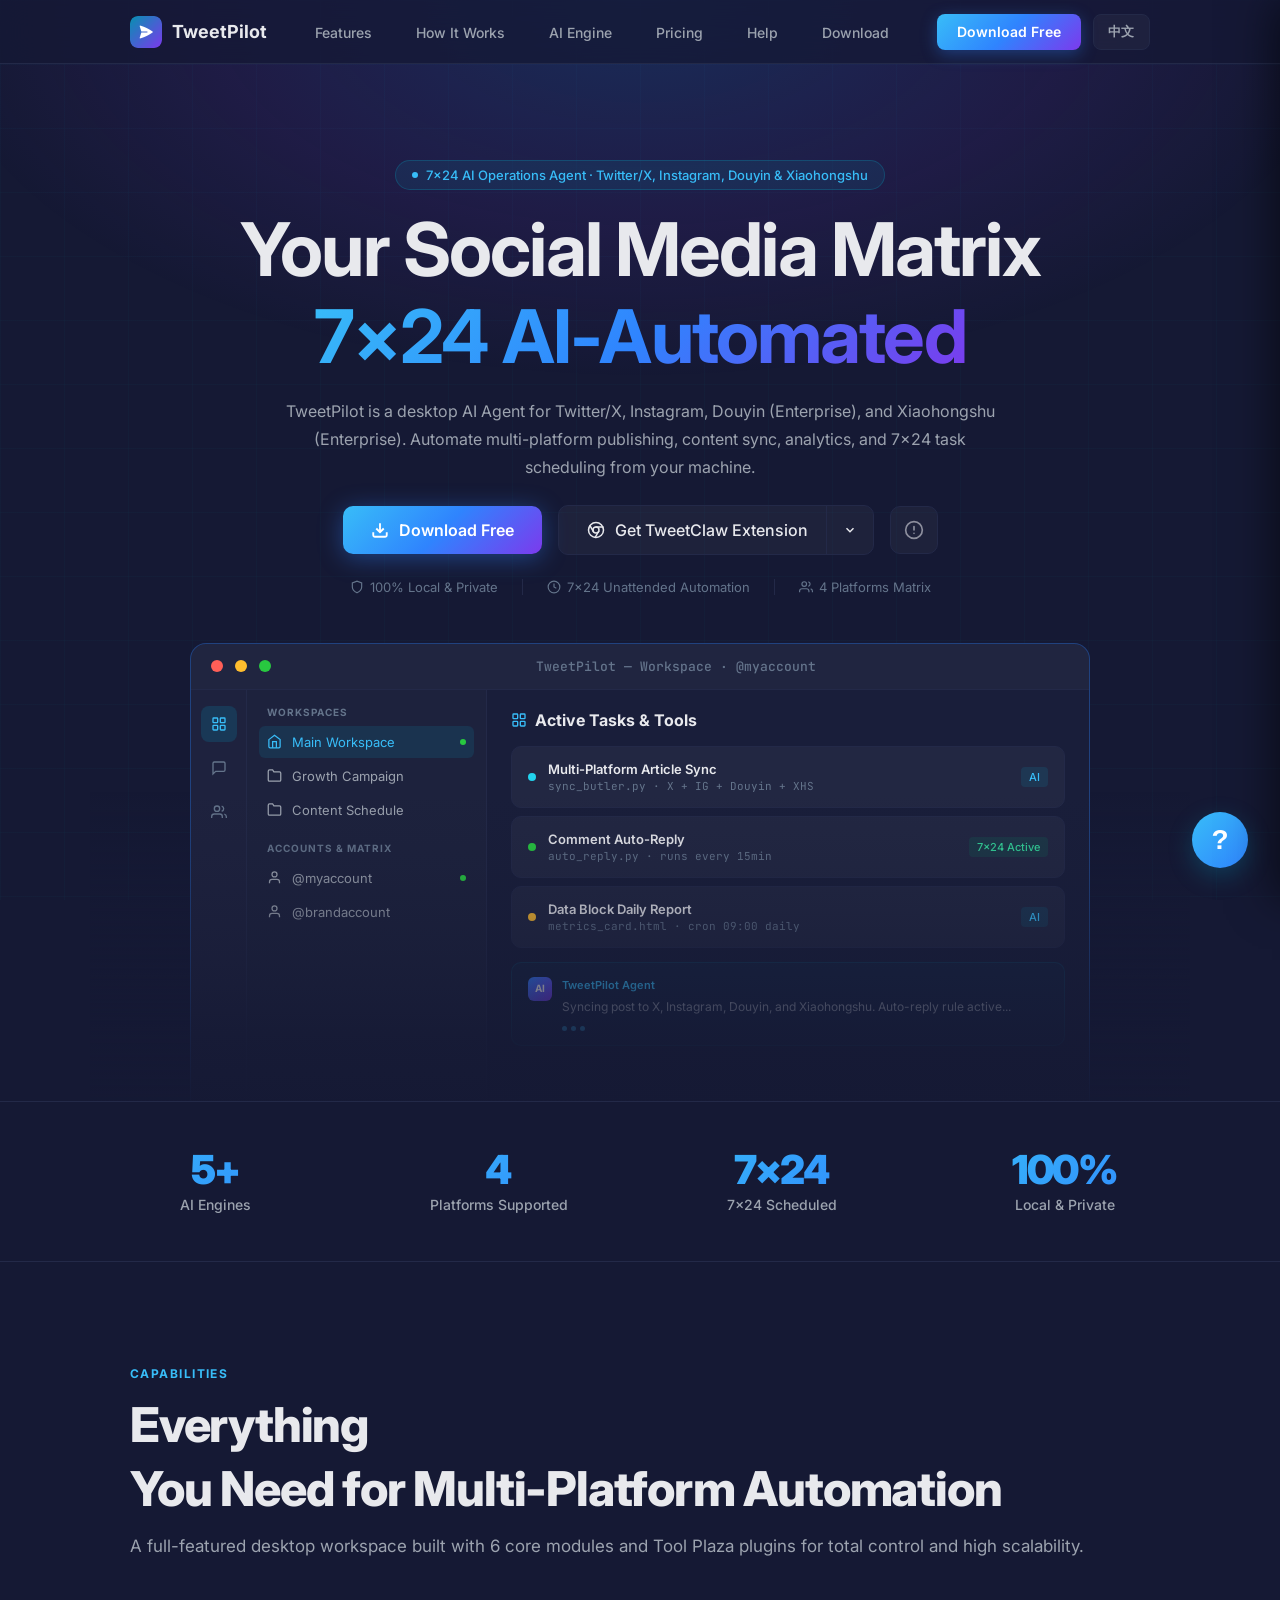
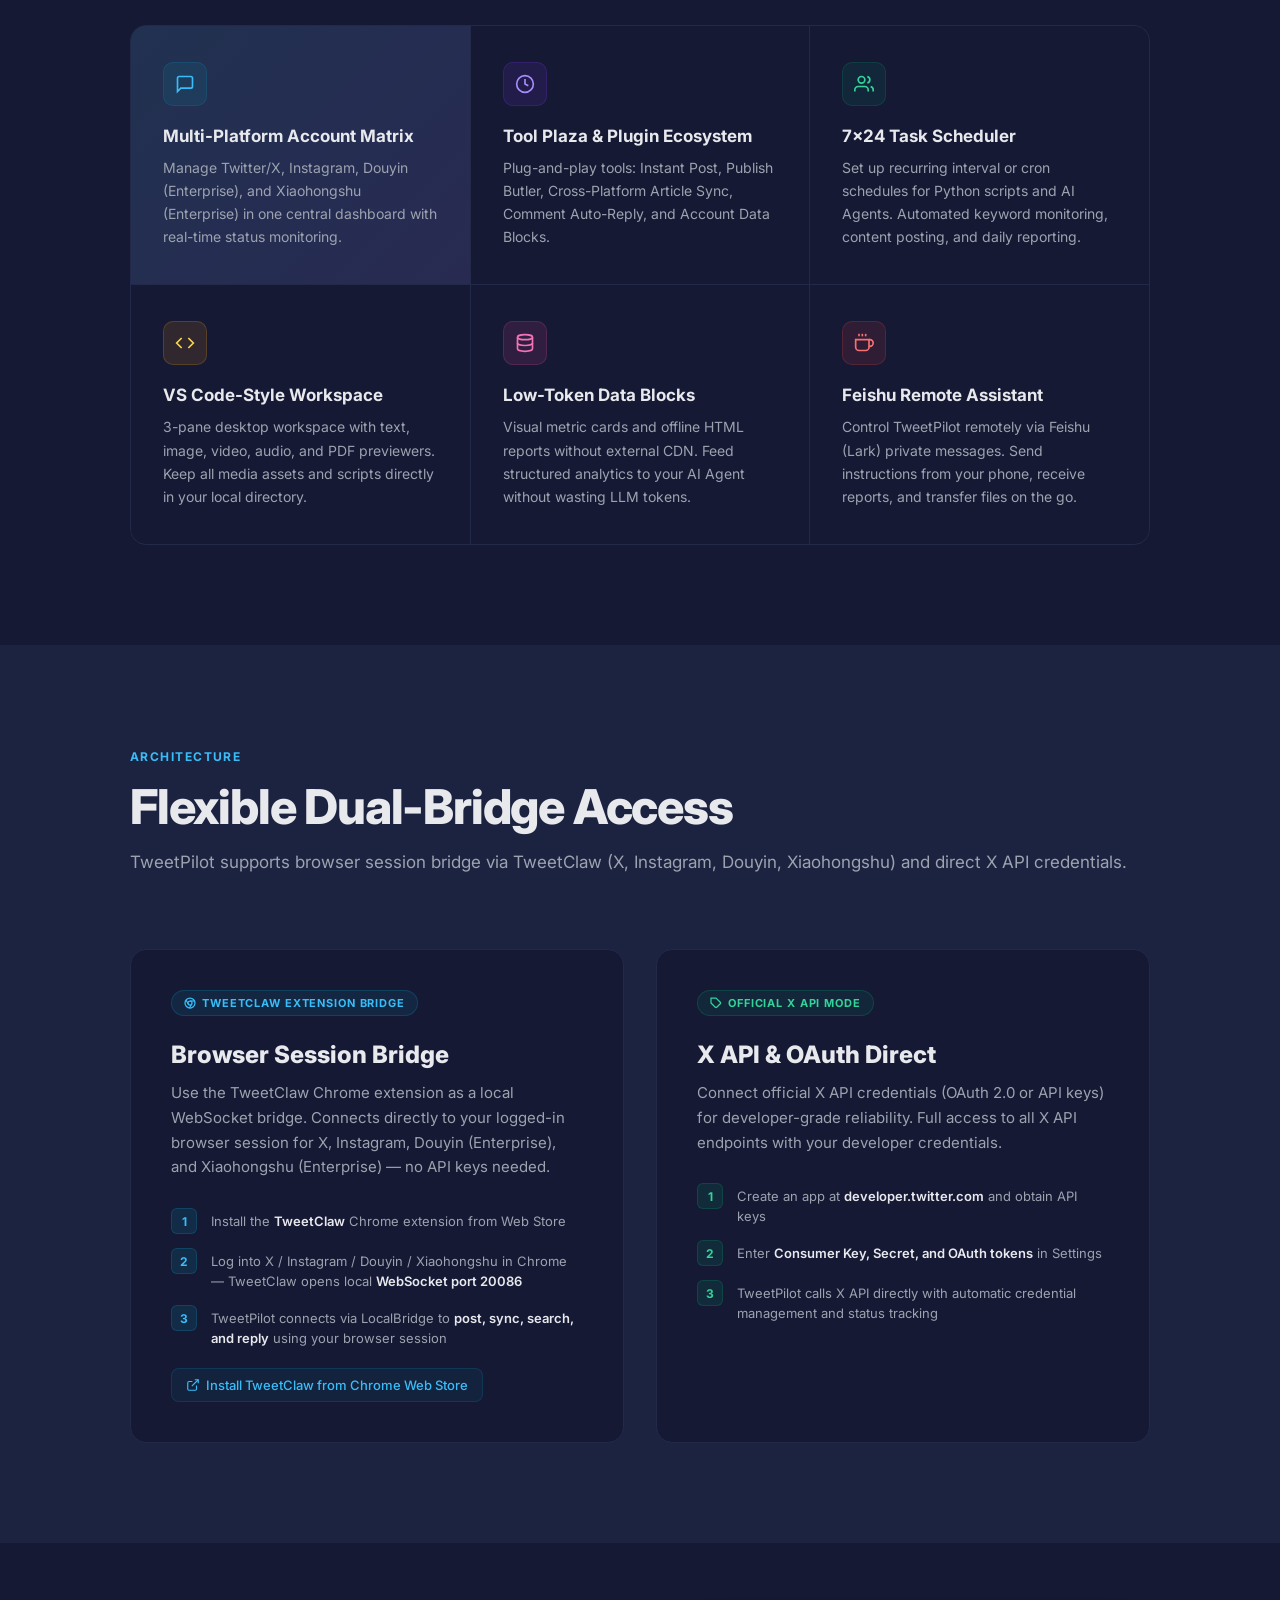
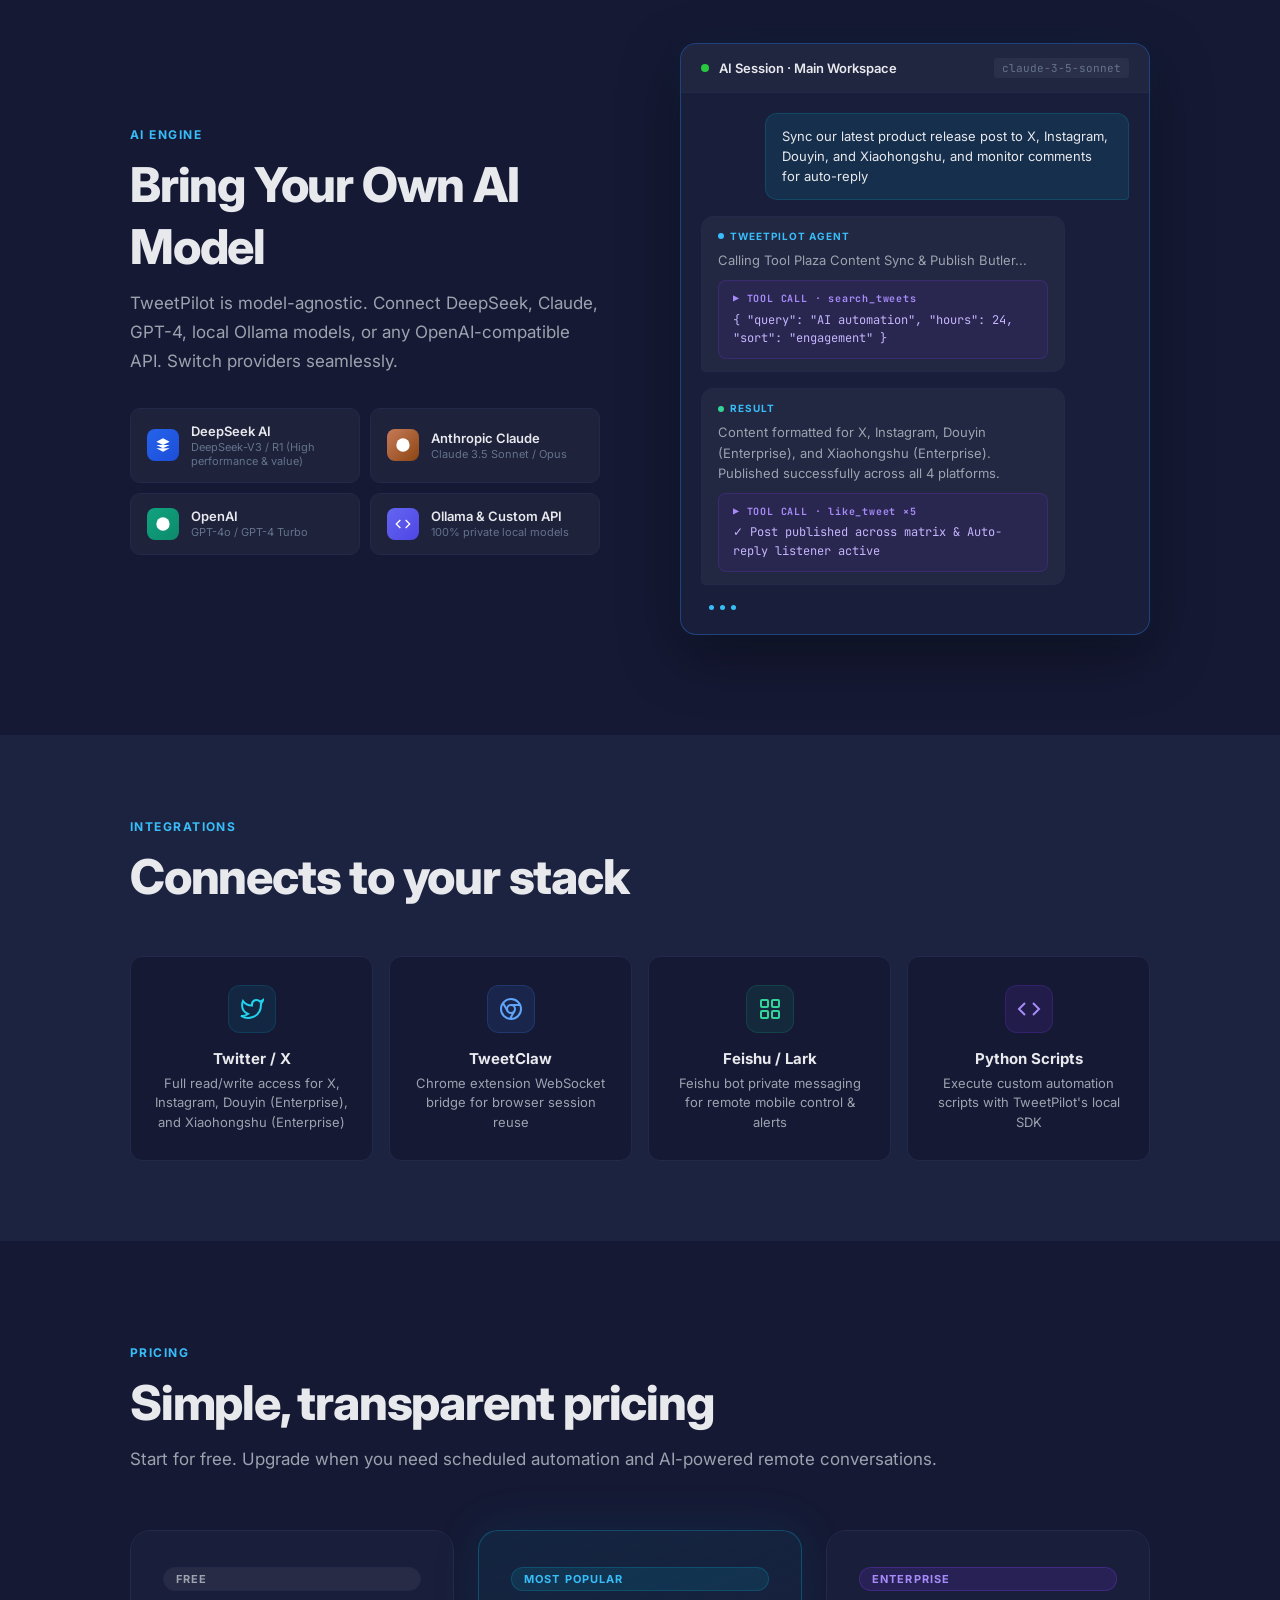
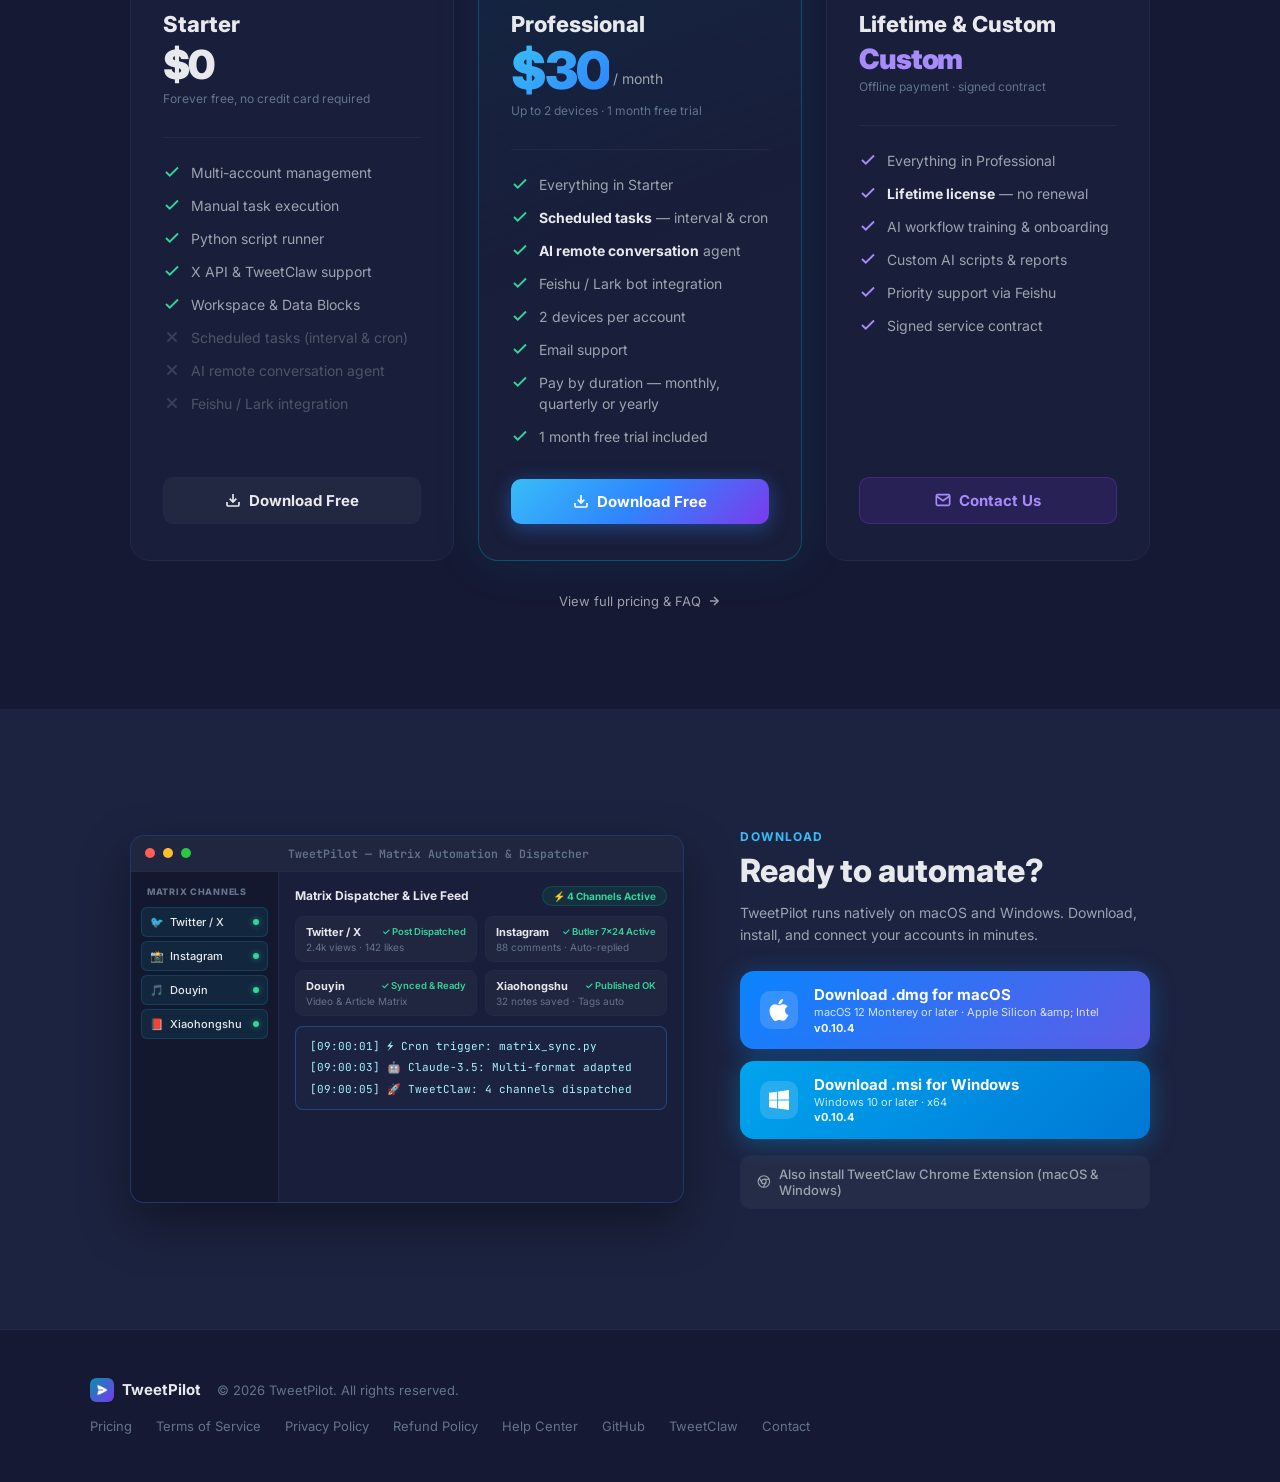
<file: index.html>
﻿<!DOCTYPE html>
<html lang="en" data-title-key="index.title">
<head>
  <meta charset="UTF-8" />
  <meta name="viewport" content="width=device-width, initial-scale=1.0" />
  <title>TweetPilot — AI-Powered Twitter Automation</title>
  <script src="/i18n.js?v=1.4"></script>
  <script src="/help-widget.js?v=1.4"></script>
  <meta name="description" content="TweetPilot is a desktop app for macOS and Windows that automates your multi-platform social matrix workflow with AI." />
  <link rel="icon" type="image/svg+xml" href="/favicon.svg" />
  <link rel="icon" type="image/png" sizes="32x32" href="/favicon-32x32.png" />
  <link rel="icon" type="image/png" sizes="16x16" href="/favicon-16x16.png" />
  <link rel="apple-touch-icon" sizes="180x180" href="/apple-touch-icon.png" />
  <link rel="shortcut icon" href="/favicon.ico" />
  <link rel="preconnect" href="https://fonts.googleapis.com" />
  <link rel="preconnect" href="https://fonts.gstatic.com" crossorigin />
  <link href="https://fonts.googleapis.com/css2?family=Inter:wght@300;400;500;600;700;800;900&family=JetBrains+Mono:wght@400;500&display=swap" rel="stylesheet" />
  <style>
    *, *::before, *::after { box-sizing: border-box; margin: 0; padding: 0; }

    :root {
      --color-primary: #2F84FE;
      --color-secondary: #38BDF8;
      --color-cta: #059669;
      --color-cta-hover: #047857;
      --color-bg: #151934;
      --color-bg-2: #1C2340;
      --color-bg-3: #191E3A;
      --color-surface: rgba(255,255,255,0.04);
      --color-surface-hover: rgba(255,255,255,0.07);
      --color-border: #232948;
      --color-border-bright: rgba(47,132,254,0.35);
      --color-text: #E8E9ED;
      --color-text-muted: #9CA3AF;
      --color-text-dim: #64748B;
      --shadow-glow: 0 0 40px rgba(47,132,254,0.15);
      --shadow-glow-strong: 0 0 80px rgba(47,132,254,0.25);
    }

    html { scroll-behavior: smooth; }

    body {
      font-family: 'Inter', sans-serif;
      background: var(--color-bg);
      color: var(--color-text);
      overflow-x: hidden;
      -webkit-font-smoothing: antialiased;
    }

    /* ── Scrollbar ── */
    ::-webkit-scrollbar { width: 6px; }
    ::-webkit-scrollbar-track { background: var(--color-bg); }
    ::-webkit-scrollbar-thumb { background: var(--color-primary); border-radius: 3px; }

    /* ── Grid Background ── */
    .grid-bg {
      position: fixed; inset: 0; z-index: 0; pointer-events: none;
      background-image:
        linear-gradient(rgba(8,145,178,0.04) 1px, transparent 1px),
        linear-gradient(90deg, rgba(8,145,178,0.04) 1px, transparent 1px);
      background-size: 64px 64px;
    }
    .grid-bg::after {
      content: '';
      position: absolute; inset: 0;
      background: radial-gradient(ellipse 80% 60% at 50% 0%, rgba(47, 132, 254, 0.18) 0%, rgba(124, 58, 237, 0.1) 40%, transparent 70%);
    }

    /* ── Nav ── */
    nav {
      position: fixed; top: 0; left: 0; right: 0; z-index: 100;
      height: 64px;
      background: rgba(21, 25, 52, 0.75);
      backdrop-filter: blur(20px);
      border-bottom: 1px solid var(--color-border);
    }
    .nav-inner {
      max-width: 1100px; margin: 0 auto;
      display: flex; align-items: center; justify-content: space-between;
      height: 100%; padding: 0 40px;
    }
    .nav-logo {
      display: flex; align-items: center; gap: 10px;
      font-size: 18px; font-weight: 700; color: var(--color-text);
      text-decoration: none;
    }
    .nav-logo-icon {
      width: 32px; height: 32px;
      background: linear-gradient(135deg, var(--color-primary), var(--color-secondary));
      border-radius: 8px;
      display: flex; align-items: center; justify-content: center;
    }
    .nav-links {
      display: flex; align-items: center; gap: 16px;
      list-style: none;
    }
    .nav-links a {
      position: relative;
      color: var(--color-text-muted); text-decoration: none;
      font-size: 14px; font-weight: 500;
      padding: 6px 14px;
      border-radius: 8px;
      transition: all 200ms ease;
    }
    .nav-links a:hover {
      color: var(--color-text);
      background: rgba(255, 255, 255, 0.05);
    }
    .nav-links a.active {
      color: #38BDF8;
      background: transparent;
      font-weight: 600;
    }
    .nav-links a.active::after {
      content: '';
      position: absolute;
      bottom: -4px;
      left: 14px;
      right: 14px;
      height: 2px;
      background: #38BDF8;
      border-radius: 2px;
      box-shadow: 0 0 8px rgba(56, 189, 248, 0.6);
    }
    .nav-cta {
      display: inline-flex; align-items: center; justify-content: center;
      background: linear-gradient(135deg, #38BDF8 0%, #2F84FE 50%, #7C3AED 100%);
      color: white; font-size: 14px; font-weight: 600; padding: 0 20px; height: 36px; border-radius: 8px; text-decoration: none;
      transition: all 200ms ease; box-shadow: 0 4px 16px rgba(47, 132, 254, 0.35);
    }
    .nav-cta:hover {
      background: linear-gradient(135deg, #0284C7 0%, #1D4ED8 50%, #6D28D9 100%);
    }
    .nav-account { color: var(--color-text-muted); font-size: 14px; font-weight: 500; padding: 7px 16px; border-radius: 8px; border: 1px solid var(--color-border); text-decoration: none; transition: all 200ms ease; }
    .nav-account:hover { color: var(--color-text); background: var(--color-surface-hover); }
    .nav-mobile-menu { display: none; }
    .nav-right {
      display: flex;
      align-items: center;
      gap: 12px;
    }
    .nav-lang-toggle {
      display: inline-flex; align-items: center; justify-content: center;
      background: var(--color-surface);
      color: var(--color-text-muted);
      font-size: 13px; font-weight: 700; letter-spacing: 0.05em;
      padding: 0 14px; height: 36px; border-radius: 8px;
      border: 1px solid var(--color-border);
      cursor: pointer; transition: all 200ms ease;
    }
    .nav-lang-toggle:hover { color: var(--color-primary); background: var(--color-surface-hover); }

    /* ── Hero ── */
    .hero {
      position: relative; z-index: 20;
      padding: 160px 40px 48px;
      text-align: center;
      max-width: 1100px; margin: 0 auto;
    }
    .hero-badge {
      display: inline-flex; align-items: center; gap: 8px;
      background: rgba(8,145,178,0.12); border: 1px solid rgba(8,145,178,0.3);
      color: var(--color-secondary); font-size: 13px; font-weight: 500;
      padding: 6px 16px; border-radius: 100px; margin-bottom: 16px;
    }
    .hero-badge-dot {
      width: 6px; height: 6px; border-radius: 50%;
      background: var(--color-secondary);
      animation: pulse-dot 2s ease-in-out infinite;
    }
    @keyframes pulse-dot {
      0%, 100% { opacity: 1; transform: scale(1); }
      50% { opacity: 0.5; transform: scale(0.8); }
    }
    .hero h1 {
      font-size: clamp(38px, 5.8vw, 74px);
      font-weight: 700; line-height: 1.18; letter-spacing: -0.025em;
      margin-bottom: 16px;
      text-align: center;
    }
    .hero h1 .gradient-text {
      background: linear-gradient(135deg, var(--color-secondary) 0%, var(--color-primary) 50%, #7C3AED 100%);
      -webkit-background-clip: text; -webkit-text-fill-color: transparent;
      background-clip: text;
    }
    .hero-sub {
      font-size: 16px;
      color: var(--color-text-muted); line-height: 1.75;
      max-width: 720px; margin: 0 auto 24px;
    }
    .hero-actions {
      display: flex; align-items: center; justify-content: center;
      gap: 16px; flex-wrap: wrap; margin-bottom: 24px;
    }
    .btn-primary {
      display: inline-flex; align-items: center; gap: 10px;
      background: linear-gradient(135deg, #38BDF8 0%, #2F84FE 50%, #7C3AED 100%); color: white;
      font-size: 16px; font-weight: 600;
      padding: 14px 28px; border-radius: 10px;
      text-decoration: none; cursor: pointer; border: none;
      transition: all 200ms ease;
      box-shadow: 0 4px 24px rgba(47,132,254,0.4);
    }
    .btn-primary:hover {
      background: linear-gradient(135deg, #0284C7 0%, #1D4ED8 50%, #6D28D9 100%);
    }
    .btn-secondary {
      display: inline-flex; align-items: center; gap: 10px;
      background: var(--color-surface); color: var(--color-text);
      font-size: 16px; font-weight: 500;
      padding: 14px 28px; border-radius: 10px;
      text-decoration: none; cursor: pointer;
      border: 1px solid var(--color-border);
      transition: all 200ms ease;
    }
    .btn-secondary:hover { background: var(--color-surface-hover); }

    /* ── Split Dropdown Button ── */
    .split-btn-group {
      position: relative;
      z-index: 50;
      display: inline-flex;
      align-items: stretch;
      border-radius: 10px;
      background: var(--color-surface);
      border: 1px solid var(--color-border);
      transition: all 200ms ease;
    }
    .split-btn-group.active, .split-btn-group:focus-within {
      z-index: 100;
    }
    .split-btn-group:hover {
      background: var(--color-surface-hover);
      border-color: rgba(255, 255, 255, 0.25);
    }
    .btn-secondary.btn-split-main {
      border: none;
      border-radius: 10px 0 0 10px;
      padding-right: 18px;
      background: transparent;
    }
    .btn-split-toggle {
      display: inline-flex;
      align-items: center;
      justify-content: center;
      padding: 0 16px;
      border: none;
      border-left: 1px solid var(--color-border);
      background: transparent;
      color: var(--color-text);
      cursor: pointer;
      border-radius: 0 10px 10px 0;
      transition: background 150ms ease;
    }
    .btn-split-toggle:hover, .btn-split-toggle.active {
      background: rgba(255, 255, 255, 0.12);
    }
    .split-caret {
      transition: transform 200ms ease;
    }
    .btn-split-toggle.active .split-caret {
      transform: rotate(180deg);
    }
    .split-dropdown-menu {
      position: absolute;
      top: calc(100% + 8px);
      left: 0;
      right: 0;
      width: 100%;
      box-sizing: border-box;
      background: rgba(15, 23, 42, 0.96);
      backdrop-filter: blur(16px);
      -webkit-backdrop-filter: blur(16px);
      border: 1px solid var(--color-border);
      border-radius: 12px;
      padding: 6px;
      box-shadow: 0 16px 40px rgba(0, 0, 0, 0.6);
      z-index: 100;
      opacity: 0;
      visibility: hidden;
      transform: translateY(-8px);
      transition: all 200ms cubic-bezier(0.16, 1, 0.3, 1);
    }
    .split-dropdown-menu.active {
      opacity: 1;
      visibility: visible;
      transform: translateY(0);
    }
    .split-dropdown-item {
      display: flex;
      align-items: center;
      gap: 12px;
      padding: 10px 14px;
      border-radius: 8px;
      text-decoration: none;
      color: var(--color-text);
      transition: background 150ms ease;
      text-align: left;
    }
    .split-dropdown-item:hover {
      background: rgba(255, 255, 255, 0.08);
    }
    .split-item-icon {
      display: flex;
      align-items: center;
      justify-content: center;
      width: 20px;
      height: 20px;
      background: transparent;
      color: var(--color-text);
      flex-shrink: 0;
    }
    .split-item-title {
      font-size: 14px;
      font-weight: 600;
      color: var(--color-text);
      line-height: 1.3;
    }
    .split-item-sub {
      font-size: 12px;
      color: var(--color-text-dim);
      margin-top: 2px;
      line-height: 1.2;
    }

    /* ── Info Circle Button & Zip Tutorial Modal ── */
    .info-circle-btn {
      display: inline-flex;
      align-items: center;
      justify-content: center;
      width: 48px;
      height: 48px;
      border-radius: 10px;
      background: var(--color-surface);
      border: 1px solid var(--color-border);
      color: var(--color-text);
      cursor: pointer;
      transition: all 200ms ease;
      flex-shrink: 0;
      box-sizing: border-box;
    }
    .info-circle-btn svg {
      opacity: 0.55;
      transition: opacity 200ms ease;
    }
    .info-circle-btn:hover {
      background: var(--color-surface-hover);
      border-color: rgba(255, 255, 255, 0.25);
      color: var(--color-text);
    }
    .info-circle-btn:hover svg {
      opacity: 1;
    }
    .tut-modal-overlay {
      position: fixed; inset: 0; z-index: 1000;
      background: rgba(0,0,0,0.45); backdrop-filter: blur(6px); -webkit-backdrop-filter: blur(6px);
      display: flex; align-items: center; justify-content: center;
      opacity: 0; pointer-events: none; transition: opacity 250ms ease;
      padding: 20px;
    }
    .tut-modal-overlay.open { opacity: 1; pointer-events: auto; }
    .tut-modal {
      position: relative;
      background: var(--color-bg);
      border: none;
      border-radius: 20px;
      padding: 36px 36px 30px;
      max-width: 760px; width: 100%;
      max-height: 85vh; overflow-y: auto;
      transform: scale(0.94) translateY(14px); transition: transform 250ms ease;
      box-shadow: 0 24px 80px rgba(0,0,0,0.6);
      text-align: left;
    }
    .tut-modal-overlay.open .tut-modal { transform: scale(1) translateY(0); }
    .tut-modal-header {
      display: flex; align-items: center; gap: 12px;
      margin-bottom: 22px; padding-right: 28px;
    }
    .tut-modal-header-icon {
      display: flex; align-items: center; justify-content: center;
      width: 36px; height: 36px; border-radius: 10px;
      background: rgba(56, 189, 248, 0.12); color: #38BDF8;
      flex-shrink: 0;
    }
    .tut-modal-title {
      font-size: 19px; font-weight: 700; color: var(--color-text); line-height: 1.3;
    }
    .tut-steps-list {
      display: flex; flex-direction: column; gap: 14px; margin-bottom: 22px;
    }
    .tut-step-card {
      background: rgba(255, 255, 255, 0.04);
      border: none;
      border-radius: 12px; padding: 16px 20px;
      display: flex; gap: 16px; align-items: flex-start;
    }
    .tut-step-num {
      display: flex; align-items: center; justify-content: center;
      width: 22px; height: 22px; border-radius: 50%;
      background: transparent;
      border: 1px solid rgba(255, 255, 255, 0.2);
      color: var(--color-text-dim); font-size: 11px; font-weight: 600; flex-shrink: 0;
      margin-top: 2px;
    }
    .tut-step-body h4 {
      font-size: 15px; font-weight: 600; color: var(--color-text); margin-bottom: 5px;
    }
    .tut-step-body p {
      font-size: 13px; color: var(--color-text-dim); line-height: 1.6; margin: 3px 0;
    }
    .tut-note-box {
      display: flex; align-items: center; gap: 10px;
      background: rgba(245, 158, 11, 0.08);
      border: none;
      border-radius: 10px; padding: 12px 16px; font-size: 13px; color: #FBBF24;
      line-height: 1.5;
    }
    .tut-ai-prompt-box {
      margin-top: 16px; padding: 16px 20px; border-radius: 12px;
      background: rgba(56, 189, 248, 0.06); border: 1px solid rgba(56, 189, 248, 0.2);
    }
    .tut-ai-prompt-header {
      display: flex; align-items: center; justify-content: space-between; gap: 12px; margin-bottom: 8px;
    }
    .tut-ai-prompt-title-wrap { display: flex; align-items: center; gap: 8px; }
    .tut-ai-icon { color: #38BDF8; flex-shrink: 0; }
    .tut-ai-prompt-title { font-size: 14px; font-weight: 600; color: var(--color-text); }
    .tut-ai-prompt-desc { font-size: 12px; color: var(--color-text-dim); margin-bottom: 10px; line-height: 1.5; }
    .tut-ai-prompt-content {
      font-size: 12.5px; font-family: inherit; color: var(--color-text);
      background: rgba(0, 0, 0, 0.25); border: 1px solid rgba(255, 255, 255, 0.1);
      border-radius: 8px; padding: 12px 14px; white-space: pre-wrap; word-break: break-word; line-height: 1.6; user-select: text;
    }
    .tut-ai-copy-btn {
      display: inline-flex; align-items: center; gap: 6px; padding: 6px 14px;
      border-radius: 8px; font-size: 12px; font-weight: 600;
      background: #38BDF8; color: #0F172A; border: none; cursor: pointer;
      transition: all 150ms ease; flex-shrink: 0;
    }
    .tut-ai-copy-btn:hover { background: #0EA5E9; transform: translateY(-1px); }
    .tut-ai-copy-btn.copied { background: #10B981; color: #FFFFFF; }
    .hero-meta {
      display: flex; align-items: center; justify-content: center;
      gap: 24px; color: var(--color-text-dim); font-size: 13px;
    }
    .hero-meta-item { display: flex; align-items: center; gap: 6px; }
    .hero-meta-sep { width: 1px; height: 16px; background: var(--color-border); }

    /* ── App Window Mockup ── */
    .mockup-wrap {
      position: relative; z-index: 1;
      max-width: 980px; margin: 0 auto;
      padding: 0 40px 0;
    }
    .mockup-mask {
      position: absolute;
      left: -60px; right: -60px;
      bottom: 0;
      height: 380px;
      background: linear-gradient(180deg,
        rgba(21, 25, 52, 0) 0%,
        rgba(21, 25, 52, 0.15) 20%,
        rgba(21, 25, 52, 0.45) 45%,
        rgba(21, 25, 52, 0.8) 65%,
        #151934 85%,
        #151934 100%
      );
      pointer-events: none;
      z-index: 10;
    }
    .mockup-glow {
      position: absolute; top: 10%; left: 50%;
      transform: translateX(-50%);
      width: 80%; height: 60%;
      background: radial-gradient(ellipse, rgba(47, 132, 254, 0.2) 0%, transparent 70%);
      pointer-events: none; z-index: 0;
    }
    .app-window {
      position: relative; z-index: 1;
      background: var(--color-bg-3);
      border: 1px solid var(--color-border-bright);
      border-radius: 16px;
      overflow: hidden;
      box-shadow: none;
    }
    .window-titlebar {
      display: flex; align-items: center; gap: 12px;
      padding: 14px 20px;
      background: rgba(255,255,255,0.03);
      border-bottom: 1px solid var(--color-border);
    }
    .window-dot { width: 12px; height: 12px; border-radius: 50%; }
    .window-dot.red { background: #FF5F57; }
    .window-dot.yellow { background: #FFBD2E; }
    .window-dot.green { background: #28C840; }
    .window-title {
      flex: 1; text-align: center;
      font-size: 13px; font-weight: 500; color: var(--color-text-dim);
      font-family: 'JetBrains Mono', monospace;
    }
    .window-body {
      display: grid; grid-template-columns: 56px 240px 1fr;
      min-height: 480px;
    }
    /* Activity Bar */
    .w-activity {
      background: rgba(255,255,255,0.02);
      border-right: 1px solid var(--color-border);
      display: flex; flex-direction: column; align-items: center;
      padding: 16px 0; gap: 8px;
    }
    .w-act-icon {
      width: 36px; height: 36px; border-radius: 8px;
      display: flex; align-items: center; justify-content: center;
      cursor: pointer; transition: all 150ms ease;
      color: var(--color-text-dim);
    }
    .w-act-icon.active { background: rgba(8,145,178,0.2); color: var(--color-secondary); }
    .w-act-icon:hover { background: var(--color-surface-hover); color: var(--color-text); }
    /* Sidebar */
    .w-sidebar {
      background: rgba(255,255,255,0.015);
      border-right: 1px solid var(--color-border);
      padding: 16px 12px;
    }
    .w-sidebar-label {
      font-size: 10px; font-weight: 700; letter-spacing: 0.1em;
      color: var(--color-text-dim); text-transform: uppercase;
      padding: 0 8px; margin-bottom: 8px;
    }
    .w-sidebar-item {
      display: flex; align-items: center; gap: 10px;
      padding: 8px; border-radius: 6px;
      font-size: 13px; color: var(--color-text-muted);
      cursor: pointer; transition: all 150ms ease;
      margin-bottom: 2px;
    }
    .w-sidebar-item.active { background: rgba(8,145,178,0.15); color: var(--color-secondary); }
    .w-sidebar-item:hover:not(.active) { background: var(--color-surface-hover); color: var(--color-text); }
    .w-sidebar-item svg { flex-shrink: 0; width: 15px; height: 15px; }
    .w-sidebar-dot { width: 6px; height: 6px; border-radius: 50%; background: #28C840; margin-left: auto; }
    /* Main content */
    .w-main {
      padding: 20px 24px; overflow: hidden;
    }
    .w-main-header {
      font-size: 16px; font-weight: 700; color: var(--color-text);
      margin-bottom: 16px; display: flex; align-items: center; gap: 8px;
    }
    .w-task-list { display: flex; flex-direction: column; gap: 8px; }
    .w-task-card {
      background: var(--color-surface);
      border: 1px solid var(--color-border);
      border-radius: 10px; padding: 14px 16px;
      display: flex; align-items: center; gap: 12px;
      transition: all 150ms ease;
    }
    .w-task-card:hover { background: var(--color-surface-hover); }
    .w-task-status {
      width: 8px; height: 8px; border-radius: 50%; flex-shrink: 0;
    }
    .w-task-status.running { background: #22D3EE; animation: pulse-run 1.5s ease-in-out infinite; }
    .w-task-status.done { background: #28C840; }
    .w-task-status.waiting { background: #FFBD2E; }
    @keyframes pulse-run {
      0%, 100% { box-shadow: 0 0 0 0 rgba(34,211,238,0.4); }
      50% { box-shadow: 0 0 0 4px rgba(34,211,238,0); }
    }
    .w-task-info { flex: 1; min-width: 0; }
    .w-task-name { font-size: 13px; font-weight: 600; color: var(--color-text); margin-bottom: 2px; }
    .w-task-meta { font-size: 11px; color: var(--color-text-dim); font-family: 'JetBrains Mono', monospace; }
    .w-task-badge {
      font-size: 11px; font-weight: 500; padding: 3px 8px; border-radius: 4px;
      white-space: nowrap;
    }
    .w-task-badge.ai { background: rgba(8,145,178,0.15); color: var(--color-secondary); }
    .w-task-badge.sched { background: rgba(5,150,105,0.15); color: #34D399; }
    .w-chat-preview {
      margin-top: 14px;
      background: rgba(8,145,178,0.05);
      border: 1px solid rgba(8,145,178,0.15);
      border-radius: 10px; padding: 14px 16px;
    }
    .w-chat-msg {
      display: flex; gap: 10px; align-items: flex-start;
      font-size: 12px; color: var(--color-text-muted); line-height: 1.5;
    }
    .w-chat-avatar {
      width: 24px; height: 24px; border-radius: 6px;
      background: linear-gradient(135deg, var(--color-primary), #7C3AED);
      flex-shrink: 0; display: flex; align-items: center; justify-content: center;
      font-size: 10px; font-weight: 700; color: white;
    }
    .typing-indicator {
      display: flex; gap: 4px; align-items: center; padding-top: 2px;
    }
    .typing-indicator span {
      width: 5px; height: 5px; border-radius: 50%;
      background: var(--color-secondary); opacity: 0.7;
      animation: typing 1.4s ease-in-out infinite;
    }
    .typing-indicator span:nth-child(2) { animation-delay: 0.2s; }
    .typing-indicator span:nth-child(3) { animation-delay: 0.4s; }
    @keyframes typing {
      0%, 100% { transform: translateY(0); opacity: 0.7; }
      50% { transform: translateY(-4px); opacity: 1; }
    }

    /* ── Section Common ── */
    section { position: relative; z-index: 1; }
    section.hero-sec { position: relative; z-index: 30; }
    .section-inner {
      max-width: 1100px; margin: 0 auto; padding: 0 40px;
    }
    .section-label {
      display: inline-block;
      font-size: 12px; font-weight: 700; letter-spacing: 0.12em;
      text-transform: uppercase; color: var(--color-secondary);
      margin-bottom: 12px;
    }
    .section-title {
      font-size: clamp(28px, 4vw, 48px); font-weight: 800;
      line-height: 1.3; letter-spacing: -0.025em;
      color: var(--color-text); margin-bottom: 10px;
    }
    .section-desc {
      font-size: 17px; color: var(--color-text-muted);
      line-height: 1.7; width: 100%; max-width: 100%;
    }

    /* ── Stats Strip ── */
    .stats {
      position: relative; z-index: 12;
      border-top: 1px solid var(--color-border);
      border-bottom: 1px solid var(--color-border);
      padding: 48px 40px;
      background: var(--color-bg);
      margin-top: -70px;
    }
    .stats-inner {
      max-width: 1100px; margin: 0 auto;
      display: grid; grid-template-columns: repeat(4, 1fr); gap: 32px;
    }
    .stat-item { text-align: center; }
    .stat-num {
      font-size: 40px; font-weight: 900; letter-spacing: -0.04em;
      background: linear-gradient(135deg, var(--color-secondary), var(--color-primary));
      -webkit-background-clip: text; -webkit-text-fill-color: transparent;
      background-clip: text; line-height: 1;
    }
    .stat-label {
      font-size: 14px; color: var(--color-text-muted); margin-top: 6px; font-weight: 500;
    }

    /* ── Features ── */
    .features { padding: 100px 0; }
    .features-header { margin-bottom: 64px; }
    .features-header .section-title { line-height: 1.35; }
    .features-header .section-desc { max-width: none; white-space: nowrap; }
    .features-grid {
      display: grid; grid-template-columns: repeat(3, 1fr); gap: 1px;
      background: var(--color-border);
      border: 1px solid var(--color-border);
      border-radius: 16px; overflow: hidden;
    }
    .feature-cell {
      background: var(--color-bg);
      padding: 36px 32px;
      transition: all 250ms ease;
      cursor: default;
    }
    .feature-cell:hover { background: var(--color-bg-2); }
    .feature-cell.featured {
      background: linear-gradient(135deg, rgba(8,145,178,0.08) 0%, rgba(124,58,237,0.06) 100%);
      border: none;
    }
    .feature-cell.featured:hover {
      background: linear-gradient(135deg, rgba(8,145,178,0.12) 0%, rgba(124,58,237,0.10) 100%);
    }
    .feature-icon {
      width: 44px; height: 44px; border-radius: 10px;
      background: rgba(8,145,178,0.12);
      border: 1px solid rgba(8,145,178,0.2);
      display: flex; align-items: center; justify-content: center;
      margin-bottom: 20px; color: var(--color-secondary);
    }
    .feature-icon.purple { background: rgba(124,58,237,0.12); border-color: rgba(124,58,237,0.2); color: #A78BFA; }
    .feature-icon.green { background: rgba(5,150,105,0.12); border-color: rgba(5,150,105,0.2); color: #34D399; }
    .feature-icon.orange { background: rgba(245,158,11,0.12); border-color: rgba(245,158,11,0.2); color: #FCD34D; }
    .feature-icon.pink { background: rgba(236,72,153,0.12); border-color: rgba(236,72,153,0.2); color: #F472B6; }
    .feature-icon.red { background: rgba(239,68,68,0.12); border-color: rgba(239,68,68,0.2); color: #F87171; }
    .feature-title { font-size: 17px; font-weight: 700; color: var(--color-text); margin-bottom: 10px; }
    .feature-desc { font-size: 14px; color: var(--color-text-muted); line-height: 1.65; }

    /* ── How It Works ── */
    .how-it-works { padding: 100px 0; background: var(--color-bg-2); }
    .hiw-header { margin-bottom: 72px; }
    .hiw-modes {
      display: grid; grid-template-columns: 1fr 1fr; gap: 32px;
    }
    .hiw-card {
      background: var(--color-bg);
      border: 1px solid var(--color-border);
      border-radius: 16px; padding: 40px;
      transition: all 250ms ease;
    }
    .hiw-card:hover { background: var(--color-surface-hover); }
    .hiw-card-badge {
      display: inline-flex; align-items: center; gap: 6px;
      font-size: 11px; font-weight: 700; letter-spacing: 0.08em; text-transform: uppercase;
      padding: 5px 12px; border-radius: 100px; margin-bottom: 24px;
    }
    .hiw-card-badge.ext { background: rgba(8,145,178,0.12); border: 1px solid rgba(8,145,178,0.25); color: var(--color-secondary); }
    .hiw-card-badge.api { background: rgba(5,150,105,0.12); border: 1px solid rgba(5,150,105,0.25); color: #34D399; }
    .hiw-card h3 { font-size: 24px; font-weight: 800; color: var(--color-text); margin-bottom: 12px; }
    .hiw-card p { font-size: 15px; color: var(--color-text-muted); line-height: 1.65; margin-bottom: 28px; }
    .hiw-steps { display: flex; flex-direction: column; gap: 14px; }
    .hiw-step {
      display: flex; align-items: flex-start; gap: 14px;
    }
    .hiw-step-num {
      width: 26px; height: 26px; border-radius: 6px;
      background: rgba(8,145,178,0.15); border: 1px solid rgba(8,145,178,0.25);
      font-size: 12px; font-weight: 700; color: var(--color-secondary);
      display: flex; align-items: center; justify-content: center;
      flex-shrink: 0;
    }
    .hiw-card-badge.api ~ .hiw-steps .hiw-step-num,
    .hiw-step.api .hiw-step-num {
      background: rgba(5,150,105,0.15); border-color: rgba(5,150,105,0.25); color: #34D399;
    }
    .hiw-step-text { font-size: 13px; color: var(--color-text-muted); line-height: 1.5; padding-top: 4px; }
    .hiw-step-text strong { color: var(--color-text); font-weight: 600; }
    .hiw-ext-link {
      display: inline-flex; align-items: center; gap: 6px;
      font-size: 13px; font-weight: 500; color: var(--color-secondary);
      text-decoration: none; margin-top: 20px;
      padding: 8px 14px; border-radius: 8px;
      background: rgba(8,145,178,0.08); border: 1px solid rgba(8,145,178,0.2);
      transition: all 200ms ease;
    }
    .hiw-ext-link:hover { background: rgba(8,145,178,0.15); }

    /* ── AI Engine ── */
    .ai-engine { padding: 100px 0; }
    .ai-layout {
      display: grid; grid-template-columns: 1fr 1fr; gap: 80px;
      align-items: center;
    }
    .ai-providers {
      display: grid; grid-template-columns: 1fr 1fr; gap: 10px;
      margin-top: 32px;
    }
    .ai-provider {
      display: flex; align-items: center; gap: 12px;
      background: var(--color-surface);
      border: 1px solid var(--color-border);
      border-radius: 10px; padding: 14px 16px;
      transition: all 200ms ease;
    }
    .ai-provider:hover { background: var(--color-surface-hover); }
    .ai-provider-icon {
      width: 32px; height: 32px; border-radius: 8px;
      display: flex; align-items: center; justify-content: center;
      font-size: 14px; font-weight: 800; flex-shrink: 0;
    }
    .ai-provider-name { font-size: 13px; font-weight: 600; color: var(--color-text); }
    .ai-provider-desc { font-size: 11px; color: var(--color-text-dim); margin-top: 1px; }
    .ai-chat-demo {
      background: var(--color-bg-3);
      border: 1px solid var(--color-border-bright);
      border-radius: 16px; overflow: hidden;
      box-shadow: 0 20px 60px rgba(0,0,0,0.4), 0 0 40px rgba(8,145,178,0.08);
    }
    .ai-chat-header {
      background: rgba(255,255,255,0.03);
      border-bottom: 1px solid var(--color-border);
      padding: 14px 20px;
      display: flex; align-items: center; gap: 10px;
    }
    .ai-chat-header-dot { width: 8px; height: 8px; border-radius: 50%; background: #28C840; }
    .ai-chat-header-title { font-size: 13px; font-weight: 600; color: var(--color-text); }
    .ai-chat-header-model {
      margin-left: auto; font-size: 11px; color: var(--color-text-dim);
      background: rgba(255,255,255,0.05); padding: 3px 8px; border-radius: 4px;
      font-family: 'JetBrains Mono', monospace;
    }
    .ai-chat-messages { padding: 20px; display: flex; flex-direction: column; gap: 16px; }
    .chat-bubble {
      max-width: 85%; font-size: 13px; line-height: 1.55; border-radius: 12px;
    }
    .chat-bubble.user {
      align-self: flex-end;
      background: rgba(8,145,178,0.15); border: 1px solid rgba(8,145,178,0.25);
      color: var(--color-text); padding: 12px 16px; border-radius: 12px 12px 4px 12px;
    }
    .chat-bubble.ai {
      align-self: flex-start;
      background: var(--color-surface); border: 1px solid var(--color-border);
      color: var(--color-text-muted); padding: 12px 16px; border-radius: 12px 12px 12px 4px;
    }
    .chat-bubble.ai .ai-prefix {
      font-size: 10px; font-weight: 700; letter-spacing: 0.1em;
      color: var(--color-secondary); text-transform: uppercase; margin-bottom: 6px;
      display: flex; align-items: center; gap: 6px;
    }
    .tool-call {
      background: rgba(124,58,237,0.08); border: 1px solid rgba(124,58,237,0.2);
      border-radius: 8px; padding: 10px 14px; margin-top: 10px;
      font-size: 12px; font-family: 'JetBrains Mono', monospace;
    }
    .tool-call-label { font-size: 10px; color: #A78BFA; font-weight: 700; letter-spacing: 0.08em; margin-bottom: 4px; }
    .tool-call-code { color: #C4B5FD; }

    /* ── Integrations ── */
    .integrations { padding: 80px 0; background: var(--color-bg-2); }
    .int-grid {
      display: grid; grid-template-columns: repeat(4, 1fr); gap: 16px;
      margin-top: 48px;
    }
    .int-card {
      background: var(--color-bg);
      border: 1px solid var(--color-border);
      border-radius: 12px; padding: 28px 24px;
      text-align: center; transition: all 250ms ease;
    }
    .int-card:hover { background: var(--color-surface-hover); }
    .int-card-icon {
      width: 48px; height: 48px; border-radius: 12px; margin: 0 auto 16px;
      display: flex; align-items: center; justify-content: center;
      font-size: 22px;
    }
    .int-card-name { font-size: 15px; font-weight: 700; color: var(--color-text); margin-bottom: 6px; }
    .int-card-desc { font-size: 13px; color: var(--color-text-muted); line-height: 1.5; }

    /* ── Download ── */
    .download {
      padding: 120px 0;
      background: var(--color-bg-2);
    }
    .download-split-card {
      display: grid;
      grid-template-columns: 1.15fr 0.85fr;
      gap: 56px;
      align-items: center;
    }
    .download-preview-side {
      position: relative;
      min-width: 0;
    }
    .download-app-window {
      box-shadow: 0 20px 50px rgba(0, 0, 0, 0.4);
      border-radius: 14px;
      border: 1px solid rgba(47, 132, 254, 0.25);
      background: var(--color-bg-3);
      overflow: hidden;
    }
    .download-app-window .window-titlebar {
      padding: 10px 14px;
      background: rgba(255, 255, 255, 0.03);
      border-bottom: 1px solid var(--color-border);
      display: flex;
      align-items: center;
      gap: 8px;
      min-width: 0;
      overflow: hidden;
    }
    .download-app-window .window-dot { width: 10px; height: 10px; border-radius: 50%; flex-shrink: 0; }
    .download-app-window .window-title {
      font-size: 11.5px;
      color: var(--color-text-dim);
      margin-left: 8px;
      font-weight: 600;
      white-space: nowrap;
      overflow: hidden;
      text-overflow: ellipsis;
      min-width: 0;
      flex: 1;
    }
    .download-app-window .dl-window-body {
      display: grid;
      grid-template-columns: 148px 1fr;
      min-height: 330px;
      min-width: 0;
      overflow: hidden;
    }
    .dl-channels-sidebar {
      background: rgba(0, 0, 0, 0.2);
      border-right: 1px solid var(--color-border);
      padding: 14px 10px;
      display: flex;
      flex-direction: column;
      gap: 4px;
      min-width: 0;
      overflow: hidden;
    }
    .dl-ch-label {
      font-size: 9px;
      font-weight: 800;
      letter-spacing: 0.08em;
      color: var(--color-text-dim);
      text-transform: uppercase;
      padding: 0 6px 6px;
      white-space: nowrap;
      overflow: hidden;
      text-overflow: ellipsis;
    }
    .dl-ch-item {
      display: flex;
      align-items: center;
      gap: 6px;
      padding: 7px 8px;
      border-radius: 6px;
      font-size: 11px;
      font-weight: 500;
      color: var(--color-text-muted);
      background: transparent;
      transition: all 180ms ease;
      min-width: 0;
      overflow: hidden;
    }
    .dl-ch-item span[data-i18n] {
      flex: 1;
      min-width: 0;
      white-space: nowrap;
      overflow: hidden;
      text-overflow: ellipsis;
    }
    .dl-ch-item.active {
      background: rgba(8, 145, 178, 0.12);
      color: var(--color-text);
      border: 1px solid rgba(8, 145, 178, 0.25);
    }
    .dl-ch-dot {
      width: 6px;
      height: 6px;
      border-radius: 50%;
      background: #34D399;
      margin-left: auto;
      flex-shrink: 0;
      box-shadow: 0 0 6px rgba(52, 211, 153, 0.6);
    }
    .dl-matrix-main {
      padding: 14px 16px;
      display: flex;
      flex-direction: column;
      gap: 10px;
      min-width: 0;
      overflow: hidden;
    }
    .dl-matrix-header {
      display: flex;
      align-items: center;
      justify-content: space-between;
      font-size: 12px;
      font-weight: 700;
      color: var(--color-text);
      min-width: 0;
      overflow: hidden;
      gap: 8px;
    }
    .dl-matrix-title {
      white-space: nowrap;
      overflow: hidden;
      text-overflow: ellipsis;
      min-width: 0;
      flex: 1;
    }
    .dl-matrix-pill {
      font-size: 10px;
      font-weight: 700;
      padding: 3px 10px;
      border-radius: 100px;
      background: rgba(5, 150, 105, 0.15);
      border: 1px solid rgba(5, 150, 105, 0.3);
      color: #34D399;
      white-space: nowrap;
      flex: 0 0 auto;
      width: fit-content;
      display: inline-flex;
      align-items: center;
      justify-content: center;
    }
    .dl-cards-grid {
      display: grid;
      grid-template-columns: 1fr 1fr;
      gap: 8px;
      min-width: 0;
    }
    .dl-stat-card {
      background: rgba(255, 255, 255, 0.03);
      border: 1px solid var(--color-border);
      border-radius: 8px;
      padding: 8px 10px;
      display: flex;
      flex-direction: column;
      gap: 2px;
      min-width: 0;
      overflow: hidden;
    }
    .dl-stat-top {
      display: flex;
      align-items: center;
      justify-content: space-between;
      gap: 6px;
      min-width: 0;
      overflow: hidden;
    }
    .dl-stat-name {
      font-size: 11px;
      font-weight: 700;
      color: var(--color-text);
      white-space: nowrap;
      overflow: hidden;
      text-overflow: ellipsis;
      flex-shrink: 0;
    }
    .dl-stat-status {
      font-size: 9.5px;
      font-weight: 600;
      color: #34D399;
      white-space: nowrap;
      overflow: hidden;
      text-overflow: ellipsis;
      text-align: right;
      min-width: 0;
      flex: 1;
    }
    .dl-stat-val {
      font-size: 10px;
      color: var(--color-text-dim);
      white-space: nowrap;
      overflow: hidden;
      text-overflow: ellipsis;
      min-width: 0;
    }
    .dl-terminal {
      background: var(--color-bg-2);
      border: 1px solid var(--color-border-bright);
      border-radius: 8px;
      padding: 10px 14px;
      font-family: 'JetBrains Mono', 'Fira Code', 'Courier New', monospace;
      font-size: 11px;
      line-height: 1.7;
      color: #A5F3FC;
      display: flex;
      flex-direction: column;
      gap: 3px;
      min-width: 0;
      overflow: hidden;
    }
    .dl-terminal-line {
      display: flex;
      align-items: center;
      gap: 6px;
      white-space: nowrap;
      overflow: hidden;
      text-overflow: ellipsis;
      min-width: 0;
    }
    .dl-terminal-line span[data-i18n] {
      white-space: nowrap;
      overflow: hidden;
      text-overflow: ellipsis;
      min-width: 0;
      flex: 1;
    }
    .download-info-side {
      display: flex;
      flex-direction: column;
      align-items: flex-start;
      text-align: left;
    }
    .download-info-side .section-label {
      margin-bottom: 8px;
    }
    .download-title {
      font-size: clamp(26px, 2.5vw, 34px);
      font-weight: 800;
      color: var(--color-text);
      line-height: 1.2;
      margin-bottom: 12px;
    }
    .download-desc {
      font-size: 14px;
      color: var(--color-text-muted);
      line-height: 1.6;
      margin-bottom: 24px;
    }
    .download-dual-buttons {
      display: flex;
      flex-direction: column;
      gap: 12px;
      width: 100%;
    }
    .download-btn {
      display: flex;
      align-items: center;
      gap: 16px;
      padding: 14px 20px;
      border-radius: 14px;
      text-decoration: none;
      cursor: pointer;
      border: none;
      transition: all 200ms ease;
      width: 100%;
    }
    .download-btn-icon {
      width: 38px;
      height: 38px;
      border-radius: 10px;
      background: rgba(255, 255, 255, 0.15);
      display: flex;
      align-items: center;
      justify-content: center;
      flex-shrink: 0;
      color: #ffffff;
    }
    .download-btn-content {
      display: flex;
      flex-direction: column;
      align-items: flex-start;
      text-align: left;
      flex: 1;
    }
    .download-btn-main {
      font-size: 15px;
      font-weight: 700;
      color: #ffffff;
      line-height: 1.3;
    }
    .download-btn-sub {
      font-size: 11px;
      color: rgba(255, 255, 255, 0.8);
      margin-top: 2px;
      line-height: 1.2;
    }
    .download-version {
      font-size: 11px;
      font-weight: 700;
      color: rgba(255, 255, 255, 0.95);
      margin-top: 2px;
      line-height: 1.2;
    }
    .download-btn.mac-btn {
      background: linear-gradient(135deg, #0A84FF 0%, #5E5CE6 100%);
      box-shadow: 0 4px 24px rgba(10,132,255,0.35);
    }
    .download-btn.mac-btn:hover {
      background: linear-gradient(135deg, #0077ED 0%, #4F46E5 100%);
    }
    .download-btn.win-btn {
      background: linear-gradient(135deg, #00A4EF 0%, #0078D4 100%);
      box-shadow: 0 4px 24px rgba(0,164,239,0.35);
    }
    .download-btn.win-btn:hover {
      background: linear-gradient(135deg, #0086C8 0%, #005A9E 100%);
    }
    .download-tweeclaw-row {
      display: flex;
      width: 100%;
      margin-top: 16px;
    }
    .download-ext-link {
      display: flex;
      align-items: center;
      justify-content: center;
      gap: 8px;
      width: 100%;
      font-size: 13px;
      font-weight: 500;
      color: var(--color-text-muted);
      text-decoration: none;
      padding: 10px 16px;
      border-radius: 10px;
      border: 1px solid var(--color-border);
      background: var(--color-surface);
      transition: all 200ms ease;
    }
    .download-ext-link:hover {
      background: var(--color-surface-hover);
      color: var(--color-text);
    }

    /* ── Footer ── */
    footer {
      border-top: 1px solid var(--color-border);
      padding: 48px 40px;
      position: relative; z-index: 1;
    }
    .footer-inner {
      max-width: 1100px; margin: 0 auto;
      display: flex; align-items: center; justify-content: space-between;
      flex-wrap: wrap; gap: 16px;
    }
    .footer-left { display: flex; align-items: center; gap: 12px; }
    .footer-logo {
      display: flex; align-items: center; gap: 8px;
      text-decoration: none; color: var(--color-text);
      font-weight: 700; font-size: 15px;
    }
    .footer-copy { font-size: 13px; color: var(--color-text-dim); margin-left: 4px; }
    .footer-links { display: flex; gap: 24px; }
    .footer-links a {
      font-size: 13px; color: var(--color-text-dim); text-decoration: none;
      transition: color 200ms ease;
    }
    .footer-links a:hover { color: var(--color-primary); }

    /* ── Pricing (homepage) ── */
    .pricing-section { padding: 100px 0; }
    .pricing-grid-home {
      display: grid; grid-template-columns: repeat(3, 1fr); gap: 24px;
      margin-top: 56px; align-items: stretch;
    }
    .plan-card-h {
      background: var(--color-bg-3);
      border: 1px solid var(--color-border);
      border-radius: 20px; padding: 36px 32px;
      transition: all 250ms ease;
      position: relative; overflow: hidden;
      display: flex; flex-direction: column;
    }
    .plan-card-h:hover { background: var(--color-surface-hover); }
    .plan-card-h.featured {
      border-color: rgba(8,145,178,0.4);
      background: linear-gradient(160deg, rgba(8,145,178,0.1) 0%, var(--color-bg-3) 50%);
      box-shadow: 0 0 50px rgba(8,145,178,0.12);
    }
    .plan-card-h.featured:hover { background: linear-gradient(160deg, rgba(8,145,178,0.18) 0%, var(--color-bg-3) 50%); }
    .plan-badge-h { display: inline-block; font-size: 11px; font-weight: 700; letter-spacing: 0.1em; text-transform: uppercase; padding: 4px 12px; border-radius: 100px; margin-bottom: 20px; }
    .plan-badge-h.free { background: rgba(255,255,255,0.06); color: var(--color-text-muted); border: 1px solid var(--color-border); }
    .plan-badge-h.pro { background: rgba(8,145,178,0.15); color: var(--color-secondary); border: 1px solid rgba(8,145,178,0.3); }
    .plan-badge-h.ent { background: rgba(124,58,237,0.15); color: #A78BFA; border: 1px solid rgba(124,58,237,0.3); }
    .plan-name-h { font-size: 22px; font-weight: 800; color: var(--color-text); margin-bottom: 8px; }
    .plan-price-h { display: flex; align-items: flex-end; gap: 4px; margin-bottom: 6px; }
    .plan-price-num-h { font-size: 52px; font-weight: 900; letter-spacing: -0.04em; line-height: 1; }
    .plan-price-num-h.free-num { font-size: 40px; color: var(--color-text); }
    .plan-price-num-h.pro-num { background: linear-gradient(135deg, var(--color-secondary), var(--color-primary)); -webkit-background-clip: text; -webkit-text-fill-color: transparent; background-clip: text; }
    .plan-price-num-h.ent-num { color: #A78BFA; font-size: 28px; }
    .plan-price-period-h { font-size: 14px; color: var(--color-text-muted); padding-bottom: 10px; }
    .plan-price-sub-h { font-size: 12px; color: var(--color-text-dim); margin-bottom: 28px; min-height: 18px; }
    .plan-divider-h { height: 1px; background: var(--color-border); margin-bottom: 24px; }
    .plan-features-h { list-style: none; display: flex; flex-direction: column; gap: 12px; margin-bottom: 32px; flex: 1; }
    .plan-feature-h { display: flex; align-items: flex-start; gap: 10px; font-size: 14px; color: var(--color-text-muted); line-height: 1.5; }
    .plan-feature-h.disabled { opacity: 0.4; }
    .feat-icon-h { width: 18px; height: 18px; flex-shrink: 0; margin-top: 1px; }
    .feat-icon-h.check { color: #34D399; }
    .feat-icon-h.cross { color: var(--color-text-dim); }
    .feat-icon-h.star { color: #A78BFA; }
    .plan-btn-h {
      display: flex; align-items: center; justify-content: center; gap: 8px;
      width: 100%; padding: 13px 24px; border-radius: 10px;
      font-size: 15px; font-weight: 700; cursor: pointer; text-decoration: none;
      transition: all 200ms ease; border: none; margin-top: auto;
    }
    .plan-btn-h.free-btn { background: var(--color-surface); color: var(--color-text); border: 1px solid var(--color-border); }
    .plan-btn-h.free-btn:hover { background: var(--color-surface-hover); }
    .plan-btn-h.pro-btn {
      background: linear-gradient(135deg, #38BDF8 0%, #2F84FE 50%, #7C3AED 100%);
      color: white;
      box-shadow: 0 4px 20px rgba(47,132,254,0.4);
    }
    .plan-btn-h.pro-btn:hover {
      background: linear-gradient(135deg, #0284C7 0%, #1D4ED8 50%, #6D28D9 100%);
    }
    .plan-btn-h.ent-btn { background: rgba(124,58,237,0.15); color: #A78BFA; border: 1px solid rgba(124,58,237,0.3); }
    .plan-btn-h.ent-btn:hover { background: rgba(124,58,237,0.25); }
    .pr-more { display: flex; align-items: center; justify-content: center; gap: 6px; margin-top: 32px; font-size: 13px; color: var(--color-text-muted); text-decoration: none; transition: color 200ms; }
    .pr-more:hover { color: var(--color-primary); }
    .pr-more svg { transition: transform 200ms; }

    /* ── Divider ── */
    .divider {
      max-width: 1100px; margin: 0 auto; padding: 0 40px;
      height: 1px; background: var(--color-border);
    }

    /* ── Responsive ── */
    @media (max-width: 1024px) {
      .features-grid { grid-template-columns: repeat(2, 1fr); }
      .hiw-modes { grid-template-columns: 1fr; }
      .ai-layout { grid-template-columns: 1fr; gap: 48px; }
      .stats-inner { grid-template-columns: repeat(2, 1fr); gap: 24px; }
      .int-grid { grid-template-columns: repeat(2, 1fr); }
    }

    @media (max-width: 768px) {
      nav { padding: 0 20px; }
      .nav-links { display: none; }
      .nav-mobile-menu { display: block; }
      .hero { padding: 120px 20px 60px; }
      .section-inner { padding: 0 20px; }
      .mockup-wrap { padding: 0 20px 60px; }
      .features { padding: 60px 0; }
      .features-header .section-title,
      .features-header .section-desc { white-space: normal; }
      .features-grid { grid-template-columns: 1fr; }
      .how-it-works { padding: 60px 0; }
      .ai-engine { padding: 60px 0; }
      .integrations { padding: 60px 0; }
      .int-grid { grid-template-columns: repeat(2, 1fr); }
      .download { padding: 80px 0; }
      .download-split-card { grid-template-columns: 1fr; gap: 36px; }
      .download-info-side { align-items: center; text-align: center; }
      .download-desc { text-align: center; }
      .stats-inner { grid-template-columns: repeat(2, 1fr); }
      .window-body { grid-template-columns: 44px 1fr; }
      .w-sidebar { display: none; }
      footer { padding: 32px 20px; }
      .footer-inner { flex-direction: column; align-items: flex-start; gap: 12px; }
    }

    @media (max-width: 1024px) {
      .pricing-grid-home { grid-template-columns: 1fr 1fr; }
    }

    @media (max-width: 768px) {
      .pricing-grid-home { grid-template-columns: 1fr; }
    }

    @media (max-width: 480px) {
      .hero h1 { font-size: 36px; }
      .hero-actions { flex-direction: column; align-items: stretch; }
      .btn-primary, .btn-secondary { justify-content: center; }
      .int-grid { grid-template-columns: 1fr 1fr; }
      .ai-providers { grid-template-columns: 1fr; }
    }

    @media (prefers-reduced-motion: reduce) {
      *, *::before, *::after { animation-duration: 0.01ms !important; transition-duration: 0.01ms !important; }
    }
    /* ── Contact Modal ── */
    .contact-modal-overlay {
      position: fixed; inset: 0; z-index: 1000;
      background: rgba(0,0,0,0.78); backdrop-filter: blur(8px);
      display: flex; align-items: center; justify-content: center;
      opacity: 0; pointer-events: none; transition: opacity 250ms ease;
      padding: 20px;
    }
    .contact-modal-overlay.open { opacity: 1; pointer-events: auto; }
    .contact-modal {
      position: relative;
      background: #0E1A2D;
      border: 1px solid rgba(124,58,237,0.3);
      border-radius: 20px;
      padding: 36px 32px 32px;
      max-width: 400px; width: 100%;
      transform: scale(0.94) translateY(14px); transition: transform 250ms ease;
      box-shadow: 0 24px 80px rgba(0,0,0,0.6), 0 0 80px rgba(124,58,237,0.12);
    }
    .contact-modal-overlay.open .contact-modal { transform: scale(1) translateY(0); }
    .contact-modal-x {
      position: absolute; top: 14px; right: 14px;
      width: 32px; height: 32px; border-radius: 8px;
      background: transparent; border: 1px solid transparent;
      color: var(--color-text-dim); cursor: pointer;
      display: flex; align-items: center; justify-content: center;
      transition: all 180ms ease;
    }
    .contact-modal-x:hover { background: rgba(255,255,255,0.06); }
    .contact-modal-title { font-size: 20px; font-weight: 800; color: var(--color-text); margin-bottom: 6px; }
    .contact-modal-sub { font-size: 13px; color: var(--color-text-muted); line-height: 1.6; margin-bottom: 24px; }
    .cm-section { margin-bottom: 22px; }
    .cm-section:last-child { margin-bottom: 0; }
    .cm-section-label { font-size: 10px; font-weight: 700; letter-spacing: 0.12em; text-transform: uppercase; color: #A78BFA; margin-bottom: 10px; }
    .cm-email-row {
      display: flex; align-items: center; justify-content: space-between; gap: 12px;
      background: rgba(124,58,237,0.06); border: 1px solid rgba(124,58,237,0.18);
      border-radius: 10px; padding: 10px 12px 10px 14px;
      flex-wrap: wrap;
    }
    .cm-email-addr { font-size: 13px; color: var(--color-text); font-family: 'JetBrains Mono', monospace; word-break: break-all; }
    .cm-email-actions { display: flex; gap: 6px; flex-shrink: 0; }
    .cm-btn {
      display: inline-flex; align-items: center; gap: 5px;
      font-size: 12px; font-weight: 600;
      padding: 6px 11px; border-radius: 7px;
      cursor: pointer; text-decoration: none;
      transition: all 180ms ease; white-space: nowrap; border: 1px solid transparent;
    }
    .cm-btn.primary { background: #7C3AED; color: white; }
    .cm-btn.primary:hover { background: #6D28D9; }
    .cm-btn.ghost { background: rgba(124,58,237,0.12); color: #C4B5FD; border-color: rgba(124,58,237,0.25); }
    .cm-btn.ghost:hover { background: rgba(124,58,237,0.22); }
    .cm-btn.ghost.copied { background: rgba(52,211,153,0.12); border-color: rgba(52,211,153,0.3); color: #34D399; }
    .cm-qr {
      display: block; margin: 0 auto;
      width: 200px; height: 200px;
      border-radius: 10px; object-fit: cover;
      border: 1px solid rgba(124,58,237,0.2);
      background: rgba(124,58,237,0.04);
    }
    .cm-qr-hint { text-align: center; font-size: 12px; color: var(--color-text-dim); margin-top: 10px; }

  </style>
</head>
<body>
  <div class="grid-bg"></div>

  <!-- Nav -->
  <nav>
   <div class="nav-inner">
    <a class="nav-logo" href="#">
      <img src="logo.png" width="32" height="32" alt="TweetPilot" style="border-radius:8px;display:block;" />
      TweetPilot
    </a>
    <ul class="nav-links">
      <li><a href="#features" data-i18n="nav.features">Features</a></li>
      <li><a href="#how-it-works" data-i18n="nav.how_it_works">How It Works</a></li>
      <li><a href="#ai" data-i18n="nav.ai_engine">AI Engine</a></li>
      <li><a href="#pricing" data-i18n="nav.pricing">Pricing</a></li>
      <li><a href="/help.html" data-i18n="nav.help">Help</a></li>
      <li><a href="#download" data-i18n="nav.download">Download</a></li>
    </ul>
    <div class="nav-right">
      <a class="nav-cta" href="#download" data-i18n="nav.download_free">Download Free</a>
      <button id="lang-toggle" class="nav-lang-toggle" onclick="toggleLang()" type="button">中文</button>
    </div>
    <button class="nav-mobile-menu" aria-label="Menu" style="background:none;border:none;color:var(--color-text);cursor:pointer;">
      <svg width="22" height="22" fill="none" stroke="currentColor" stroke-width="2" viewBox="0 0 24 24">
        <line x1="3" y1="6" x2="21" y2="6"/><line x1="3" y1="12" x2="21" y2="12"/><line x1="3" y1="18" x2="21" y2="18"/>
      </svg>
    </button>
   </div>
  </nav>

  <!-- Hero -->
  <section class="hero-sec">
    <div class="hero">
      <div class="hero-badge">
        <div class="hero-badge-dot"></div>
        <span data-i18n="hero.badge">7×24 AI Operations Agent · Twitter/X, Instagram, Douyin &amp; Xiaohongshu</span>
      </div>
      <h1>
        <span data-i18n="hero.h1_line1">Your Social Media Matrix</span><br />
        <span class="gradient-text" data-i18n="hero.h1_gradient">7×24 AI-Automated</span>
      </h1>
      <p class="hero-sub" data-i18n="hero.sub">
        TweetPilot is a desktop AI Agent for Twitter/X, Instagram, Douyin (Enterprise), and Xiaohongshu (Enterprise). Automate multi-platform publishing, content sync, analytics, and 7×24 task scheduling from your machine.
      </p>
      <div class="hero-actions">
        <a class="btn-primary" href="#download">
          <svg width="18" height="18" fill="none" stroke="currentColor" stroke-width="2.5" viewBox="0 0 24 24">
            <path d="M21 15v4a2 2 0 01-2 2H5a2 2 0 01-2-2v-4"/><polyline points="7 10 12 15 17 10"/><line x1="12" y1="15" x2="12" y2="3"/>
          </svg>
          <span data-i18n="hero.btn_download">Download Free</span>
        </a>
        <div class="split-btn-group">
          <a class="btn-secondary btn-split-main" href="https://chromewebstore.google.com/detail/tweetclaw/nolgcgfoebklpejfgebinnakamjamkna" target="_blank" rel="noopener">
            <svg width="18" height="18" viewBox="0 0 24 24" fill="none" stroke="currentColor" stroke-width="2" stroke-linecap="round">
              <circle cx="12" cy="12" r="10"/><circle cx="12" cy="12" r="4"/>
              <line x1="21.17" y1="8" x2="12" y2="8"/><line x1="3.95" y1="6.06" x2="8.54" y2="14"/>
              <line x1="10.88" y1="21.94" x2="15.46" y2="14"/>
            </svg>
            <span data-i18n="hero.btn_extension">Get TweetClaw Extension</span>
          </a>
          <button class="btn-split-toggle" type="button" aria-label="More download options" onclick="toggleExtDropdown(event)">
            <svg class="split-caret" width="14" height="14" viewBox="0 0 24 24" fill="none" stroke="currentColor" stroke-width="2.5">
              <path d="M6 9l6 6 6-6"/>
            </svg>
          </button>
          <div class="split-dropdown-menu" id="ext-dropdown-menu">
            <a class="split-dropdown-item" href="tweetclaw.zip" download="tweetclaw.zip">
              <div class="split-item-icon">
                <svg viewBox="0 0 1024 1024" width="20" height="20" fill="currentColor">
                  <path d="M905.185809 178.844158C898.576738 172.685485 891.19337 165.824412 883.21687 158.436127 860.422682 137.322863 837.434925 116.207791 815.697647 96.487895 813.243072 94.261877 813.243072 94.261877 810.786411 92.037081 781.783552 65.781062 757.590948 44.376502 739.713617 29.293612 729.254178 20.469111 721.020606 13.860686 714.970549 9.501727 710.955023 6.608611 707.690543 4.524745 704.47155 2.998714 700.417679 1.07689 696.638044-0.094029 691.307277 0.005928 677.045677 0.273349 665.6 11.769337 665.6 26.182727L665.6 77.352844 665.6 128.522961 665.6 230.863194 665.6 256.448252 691.2 256.448252 896 256.448252 870.4 230.863194 870.4 998.414942 896 972.829884 230.381436 972.829884C187.90385 972.829884 153.6 938.623723 153.6 896.20663L153.6 26.182727 128 51.767786 588.8 51.767786C602.93849 51.767786 614.4 40.312965 614.4 26.182727 614.4 12.05249 602.93849 0.597669 588.8 0.597669L128 0.597669 102.4 0.597669 102.4 26.182727 102.4 896.20663C102.4 966.91021 159.652833 1024 230.381436 1024L896 1024 921.6 1024 921.6 998.414942 921.6 230.863194 921.6 205.278135 896 205.278135 691.2 205.278135 716.8 230.863194 716.8 128.522961 716.8 77.352844 716.8 26.182727C716.8 39.813762 705.748075 50.91427 692.267725 51.167041 687.705707 51.252584 685.069822 50.435995 682.52845 49.231204 682.259458 49.103682 683.344977 49.796618 685.029451 51.010252 689.779394 54.432502 697.145822 60.34494 706.686383 68.394196 724.009052 83.009121 747.816448 104.072869 776.413589 129.961594 778.850014 132.168064 778.850014 132.168064 781.285216 134.376514 802.876774 153.964212 825.739479 174.96442 848.413564 195.966437 856.350957 203.3185 863.697005 210.144893 870.269888 216.269843 874.209847 219.941299 877.019309 222.565641 878.499674 223.951409 888.81866 233.610931 905.019017 233.081212 914.684179 222.768247 924.349344 212.455283 923.819315 196.264383 913.500326 186.604861 911.981323 185.182945 909.155025 182.542876 905.185809 178.844158ZM102.4 461.128719 0 461.128719 0 896.074709 512 896.074709 1024 896.074709 1024 461.128719 153.6 461.128719 153.6 460.531049 102.4 460.531049 102.4 461.128719ZM282 778.8 437.6 778.8 437.6 819.2 220.8 819.2 220.8 786.4 371.4 568.8 221.8 568.8 221.8 528 432.8 528 432.8 560 282 778.8ZM534.4 819.2 484 819.2 484 528 534.4 528 534.4 819.2ZM647.2 711 647.2 819.2 596.6 819.2 596.6 528 708 528C740.533495 528 766.366571 536.466581 785.5 553.4 804.633429 570.333419 814.2 592.733195 814.2 620.6 814.2 649.133476 804.833427 671.333254 786.1 687.2 767.366573 703.066746 741.133502 711 707.4 711L647.2 711ZM647.2 670.4 708 670.4C726.00009 670.4 739.733286 666.166709 749.2 657.7 758.666714 649.233291 763.4 637.000079 763.4 621 763.4 605.266588 758.600047 592.700047 749 583.3 739.399951 573.899953 726.200083 569.066669 709.4 568.8L647.2 568.8 647.2 670.4Z" fill="currentColor"></path>
                </svg>
              </div>
              <div class="split-item-text">
                <div class="split-item-title" data-i18n="hero.btn_ext_zip">Download Offline ZIP Package</div>
                <div class="split-item-sub" data-i18n="hero.btn_ext_zip_sub">Unpacked manual installation (.zip)</div>
              </div>
            </a>
          </div>
        </div>
        <button class="info-circle-btn" type="button" onclick="openZipTutorialModal()" title="查看离线安装教程" aria-label="查看离线安装教程">
          <svg width="20" height="20" viewBox="0 0 24 24" fill="none" stroke="currentColor" stroke-width="2" stroke-linecap="round" stroke-linejoin="round">
            <circle cx="12" cy="12" r="10"/>
            <line x1="12" y1="8" x2="12" y2="12"/>
            <line x1="12" y1="16" x2="12.01" y2="16"/>
          </svg>
        </button>
      </div>
      <div class="hero-meta">
        <div class="hero-meta-item">
          <svg width="14" height="14" fill="none" stroke="currentColor" stroke-width="2" viewBox="0 0 24 24">
            <path d="M12 22s8-4 8-10V5l-8-3-8 3v7c0 6 8 10 8 10z"/>
          </svg>
          <span data-i18n="hero.meta_local">Runs locally on your machine</span>
        </div>
        <div class="hero-meta-sep"></div>
        <div class="hero-meta-item">
          <svg width="14" height="14" fill="none" stroke="currentColor" stroke-width="2" viewBox="0 0 24 24">
            <circle cx="12" cy="12" r="10"/><polyline points="12 6 12 12 16 14"/>
          </svg>
          <span data-i18n="hero.meta_scheduled">Scheduled automation</span>
        </div>
        <div class="hero-meta-sep"></div>
        <div class="hero-meta-item">
          <svg width="14" height="14" fill="none" stroke="currentColor" stroke-width="2" viewBox="0 0 24 24">
            <path d="M17 21v-2a4 4 0 00-4-4H5a4 4 0 00-4 4v2"/><circle cx="9" cy="7" r="4"/>
            <path d="M23 21v-2a4 4 0 00-3-3.87"/><path d="M16 3.13a4 4 0 010 7.75"/>
          </svg>
          <span data-i18n="hero.meta_multi">Multi-account support</span>
        </div>
      </div>
    </div>
  </section>

  <!-- App Mockup -->
  <div class="mockup-wrap">
    <div class="mockup-glow"></div>
    <div class="app-window">
      <div class="window-titlebar">
        <div class="window-dot red"></div>
        <div class="window-dot yellow"></div>
        <div class="window-dot green"></div>
        <div class="window-title">TweetPilot — Workspace · @myaccount</div>
      </div>
      <div class="window-body">
        <!-- Activity Bar -->
        <div class="w-activity">
          <div class="w-act-icon active" title="Tasks">
            <svg width="16" height="16" fill="none" stroke="currentColor" stroke-width="2" viewBox="0 0 24 24">
              <rect x="3" y="3" width="7" height="7" rx="1"/><rect x="14" y="3" width="7" height="7" rx="1"/>
              <rect x="3" y="14" width="7" height="7" rx="1"/><rect x="14" y="14" width="7" height="7" rx="1"/>
            </svg>
          </div>
          <div class="w-act-icon" title="AI Chat">
            <svg width="16" height="16" fill="none" stroke="currentColor" stroke-width="2" viewBox="0 0 24 24">
              <path d="M21 15a2 2 0 01-2 2H7l-4 4V5a2 2 0 012-2h14a2 2 0 012 2z"/>
            </svg>
          </div>
          <div class="w-act-icon" title="Accounts">
            <svg width="16" height="16" fill="none" stroke="currentColor" stroke-width="2" viewBox="0 0 24 24">
              <path d="M17 21v-2a4 4 0 00-4-4H5a4 4 0 00-4 4v2"/><circle cx="9" cy="7" r="4"/>
              <path d="M23 21v-2a4 4 0 00-3-3.87"/><path d="M16 3.13a4 4 0 010 7.75"/>
            </svg>
          </div>
          <div class="w-act-icon" title="Settings" style="margin-top:auto;">
            <svg width="16" height="16" fill="none" stroke="currentColor" stroke-width="2" viewBox="0 0 24 24">
              <circle cx="12" cy="12" r="3"/>
              <path d="M19.4 15a1.65 1.65 0 00.33 1.82l.06.06a2 2 0 010 2.83 2 2 0 01-2.83 0l-.06-.06a1.65 1.65 0 00-1.82-.33 1.65 1.65 0 00-1 1.51V21a2 2 0 01-4 0v-.09A1.65 1.65 0 009 19.4a1.65 1.65 0 00-1.82.33l-.06.06a2 2 0 01-2.83-2.83l.06-.06A1.65 1.65 0 004.68 15a1.65 1.65 0 00-1.51-1H3a2 2 0 010-4h.09A1.65 1.65 0 004.6 9a1.65 1.65 0 00-.33-1.82l-.06-.06a2 2 0 012.83-2.83l.06.06A1.65 1.65 0 009 4.68a1.65 1.65 0 001-1.51V3a2 2 0 014 0v.09a1.65 1.65 0 001 1.51 1.65 1.65 0 001.82-.33l.06-.06a2 2 0 012.83 2.83l-.06.06A1.65 1.65 0 0019.4 9a1.65 1.65 0 001.51 1H21a2 2 0 010 4h-.09a1.65 1.65 0 00-1.51 1z"/>
            </svg>
          </div>
        </div>
        <!-- Sidebar -->
        <div class="w-sidebar">
          <div class="w-sidebar-label" data-i18n="mockup.workspaces">Workspaces</div>
          <div class="w-sidebar-item active">
            <svg viewBox="0 0 24 24" fill="none" stroke="currentColor" stroke-width="2"><path d="M3 9l9-7 9 7v11a2 2 0 01-2 2H5a2 2 0 01-2-2z"/><polyline points="9 22 9 12 15 12 15 22"/></svg>
            <span data-i18n="mockup.main_workspace">Main Workspace</span>
            <div class="w-sidebar-dot"></div>
          </div>
          <div class="w-sidebar-item">
            <svg viewBox="0 0 24 24" fill="none" stroke="currentColor" stroke-width="2"><path d="M22 19a2 2 0 01-2 2H4a2 2 0 01-2-2V5a2 2 0 012-2h5l2 3h9a2 2 0 012 2z"/></svg>
            <span data-i18n="mockup.growth_campaign">Growth Campaign</span>
          </div>
          <div class="w-sidebar-item">
            <svg viewBox="0 0 24 24" fill="none" stroke="currentColor" stroke-width="2"><path d="M22 19a2 2 0 01-2 2H4a2 2 0 01-2-2V5a2 2 0 012-2h5l2 3h9a2 2 0 012 2z"/></svg>
            <span data-i18n="mockup.content_schedule">Content Schedule</span>
          </div>
          <div class="w-sidebar-label" style="margin-top:16px;" data-i18n="mockup.accounts">Accounts</div>
          <div class="w-sidebar-item">
            <svg viewBox="0 0 24 24" fill="none" stroke="currentColor" stroke-width="2"><path d="M20 21v-2a4 4 0 00-4-4H8a4 4 0 00-4 4v2"/><circle cx="12" cy="7" r="4"/></svg>
            @myaccount
            <div class="w-sidebar-dot"></div>
          </div>
          <div class="w-sidebar-item">
            <svg viewBox="0 0 24 24" fill="none" stroke="currentColor" stroke-width="2"><path d="M20 21v-2a4 4 0 00-4-4H8a4 4 0 00-4 4v2"/><circle cx="12" cy="7" r="4"/></svg>
            @brandaccount
          </div>
        </div>
        <!-- Main -->
        <div class="w-main">
          <div class="w-main-header">
            <svg width="16" height="16" fill="none" stroke="var(--color-secondary)" stroke-width="2" viewBox="0 0 24 24">
              <rect x="3" y="3" width="7" height="7" rx="1"/><rect x="14" y="3" width="7" height="7" rx="1"/>
              <rect x="3" y="14" width="7" height="7" rx="1"/><rect x="14" y="14" width="7" height="7" rx="1"/>
            </svg>
            <span data-i18n="mockup.active_tasks">Active Tasks</span>
          </div>
          <div class="w-task-list">
            <div class="w-task-card">
              <div class="w-task-status running"></div>
              <div class="w-task-info">
                <div class="w-task-name" data-i18n="mockup.task1_name">Multi-Platform Article Sync</div>
                <div class="w-task-meta" data-i18n="mockup.task1_meta">sync_butler.py · X + IG + Douyin + XHS</div>
              </div>
              <span class="w-task-badge ai">AI</span>
            </div>
            <div class="w-task-card">
              <div class="w-task-status done"></div>
              <div class="w-task-info">
                <div class="w-task-name" data-i18n="mockup.task2_name">Comment Auto-Reply</div>
                <div class="w-task-meta" data-i18n="mockup.task2_meta">auto_reply.py · runs every 15min</div>
              </div>
              <span class="w-task-badge sched" data-i18n="mockup.badge_sched">7×24 Active</span>
            </div>
            <div class="w-task-card">
              <div class="w-task-status waiting"></div>
              <div class="w-task-info">
                <div class="w-task-name" data-i18n="mockup.task3_name">Data Block Daily Report</div>
                <div class="w-task-meta" data-i18n="mockup.task3_meta">metrics_card.html · cron 09:00 daily</div>
              </div>
              <span class="w-task-badge ai">AI</span>
            </div>
          </div>
          <div class="w-chat-preview">
            <div class="w-chat-msg">
              <div class="w-chat-avatar">AI</div>
              <div>
                <div style="font-size:11px;color:var(--color-secondary);font-weight:600;margin-bottom:5px;" data-i18n="mockup.ai_agent">TweetPilot Agent</div>
                <span data-i18n="mockup.ai_msg">Syncing post to X, Instagram, Douyin, and Xiaohongshu. Auto-reply rule active...</span>
                <div class="typing-indicator" style="margin-top:8px;">
                  <span></span><span></span><span></span>
                </div>
              </div>
            </div>
          </div>
        </div>
      </div>
    </div>
    <div class="mockup-mask"></div>
  </div>

  <!-- Stats -->
  <div class="stats" id="features">
    <div class="stats-inner">
      <div class="stat-item">
        <div class="stat-num">5+</div>
        <div class="stat-label" data-i18n="stats.ai_providers">AI Engines</div>
      </div>
      <div class="stat-item">
        <div class="stat-num">4</div>
        <div class="stat-label" data-i18n="stats.x_modes">Platforms Supported</div>
      </div>
      <div class="stat-item">
        <div class="stat-num">7×24</div>
        <div class="stat-label" data-i18n="stats.scheduled">Scheduled Tasks</div>
      </div>
      <div class="stat-item">
        <div class="stat-num">100%</div>
        <div class="stat-label" data-i18n="stats.local">Local &amp; Private</div>
      </div>
    </div>
  </div>

  <!-- Features -->
  <section class="features" id="features">
    <div class="section-inner">
      <div class="features-header">
        <div class="section-label" data-i18n="features.label">Capabilities</div>
        <h2 class="section-title" data-i18n-html="features.title">Everything<br />You Need for Multi-Platform Automation</h2>
        <p class="section-desc" data-i18n="features.desc">A full-featured desktop workspace built with 6 core modules and Tool Plaza plugins for total control and high scalability.</p>
      </div>
      <div class="features-grid">
        <div class="feature-cell featured">
          <div class="feature-icon">
            <svg width="20" height="20" fill="none" stroke="currentColor" stroke-width="2" viewBox="0 0 24 24">
              <path d="M21 15a2 2 0 01-2 2H7l-4 4V5a2 2 0 012-2h14a2 2 0 012 2z"/>
            </svg>
          </div>
          <div class="feature-title" data-i18n="feat1.title">AI-Powered Chat Interface</div>
          <div class="feature-desc" data-i18n="feat1.desc">Talk to your AI agent directly. Ask it to search tweets, analyze accounts, draft content, or execute any Twitter action — all through natural conversation.</div>
        </div>
        <div class="feature-cell">
          <div class="feature-icon purple">
            <svg width="20" height="20" fill="none" stroke="currentColor" stroke-width="2" viewBox="0 0 24 24">
              <circle cx="12" cy="12" r="10"/><polyline points="12 6 12 12 16 14"/>
            </svg>
          </div>
          <div class="feature-title" data-i18n="feat2.title">Task Scheduling</div>
          <div class="feature-desc" data-i18n="feat2.desc">Set up recurring tasks with flexible interval or cron schedules. Run Python scripts automatically — post at peak times, monitor keywords, send reports.</div>
        </div>
        <div class="feature-cell">
          <div class="feature-icon green">
            <svg width="20" height="20" fill="none" stroke="currentColor" stroke-width="2" viewBox="0 0 24 24">
              <path d="M17 21v-2a4 4 0 00-4-4H5a4 4 0 00-4 4v2"/><circle cx="9" cy="7" r="4"/>
              <path d="M23 21v-2a4 4 0 00-3-3.87"/><path d="M16 3.13a4 4 0 010 7.75"/>
            </svg>
          </div>
          <div class="feature-title" data-i18n="feat3.title">Multi-Account Management</div>
          <div class="feature-desc" data-i18n="feat3.desc">Manage multiple Twitter/X accounts in one place. Switch contexts instantly. Each account runs in its own isolated workspace with dedicated credentials.</div>
        </div>
        <div class="feature-cell">
          <div class="feature-icon orange">
            <svg width="20" height="20" fill="none" stroke="currentColor" stroke-width="2" viewBox="0 0 24 24">
              <polyline points="16 18 22 12 16 6"/><polyline points="8 6 2 12 8 18"/>
            </svg>
          </div>
          <div class="feature-title" data-i18n="feat4.title">Python Script Execution</div>
          <div class="feature-desc" data-i18n="feat4.desc">Write and run Python scripts that interact with Twitter. Full access to the TweetPilot SDK — search, post, retweet, follow, and analyze data programmatically.</div>
        </div>
        <div class="feature-cell">
          <div class="feature-icon pink">
            <svg width="20" height="20" fill="none" stroke="currentColor" stroke-width="2" viewBox="0 0 24 24">
              <ellipse cx="12" cy="5" rx="9" ry="3"/><path d="M21 12c0 1.66-4 3-9 3s-9-1.34-9-3"/>
              <path d="M3 5v14c0 1.66 4 3 9 3s9-1.34 9-3V5"/>
            </svg>
          </div>
          <div class="feature-title" data-i18n="feat5.title">Data Blocks</div>
          <div class="feature-desc" data-i18n="feat5.desc">Build structured knowledge bases that feed directly into your AI sessions. Store personas, templates, target audiences, and brand guidelines for consistent outputs.</div>
        </div>
        <div class="feature-cell">
          <div class="feature-icon red">
            <svg width="20" height="20" fill="none" stroke="currentColor" stroke-width="2" viewBox="0 0 24 24">
              <path d="M18 8h1a4 4 0 010 8h-1"/><path d="M2 8h16v9a4 4 0 01-4 4H6a4 4 0 01-4-4V8z"/>
              <line x1="6" y1="1" x2="6" y2="4"/><line x1="10" y1="1" x2="10" y2="4"/><line x1="14" y1="1" x2="14" y2="4"/>
            </svg>
          </div>
          <div class="feature-title" data-i18n="feat6.title">Feishu / Lark Integration</div>
          <div class="feature-desc" data-i18n="feat6.desc">Connect TweetPilot to Feishu (Lark) bots. Receive automated reports, alerts, and summaries directly in your enterprise messaging channels.</div>
        </div>
      </div>
    </div>
  </section>

  <!-- How It Works -->
  <section class="how-it-works" id="how-it-works">
    <div class="section-inner">
      <div class="hiw-header">
        <div class="section-label" data-i18n="hiw.label">Architecture</div>
        <h2 class="section-title" data-i18n="hiw.title">Two ways to reach X</h2>
        <p class="section-desc" data-i18n="hiw.desc">TweetPilot supports both browser-based automation via TweetClaw and direct API access — pick the mode that fits your setup.</p>
      </div>
      <div class="hiw-modes">
        <!-- TweetClaw Mode -->
        <div class="hiw-card">
          <span class="hiw-card-badge ext">
            <svg width="12" height="12" viewBox="0 0 24 24" fill="none" stroke="currentColor" stroke-width="2.5">
              <circle cx="12" cy="12" r="10"/><circle cx="12" cy="12" r="4"/>
              <line x1="21.17" y1="8" x2="12" y2="8"/><line x1="3.95" y1="6.06" x2="8.54" y2="14"/>
              <line x1="10.88" y1="21.94" x2="15.46" y2="14"/>
            </svg>
            <span data-i18n="hiw.ext_badge">Chrome Extension Mode</span>
          </span>
          <h3 data-i18n="hiw.ext_title">TweetClaw Bridge</h3>
          <p data-i18n="hiw.ext_desc">Use the TweetClaw Chrome extension as a local WebSocket bridge. TweetPilot connects directly to your logged-in browser session — no API keys needed, no rate limit headaches.</p>
          <div class="hiw-steps">
            <div class="hiw-step">
              <div class="hiw-step-num">1</div>
              <div class="hiw-step-text" data-i18n-html="hiw.ext_step1">Install the <strong>TweetClaw</strong> Chrome extension from the Web Store</div>
            </div>
            <div class="hiw-step">
              <div class="hiw-step-num">2</div>
              <div class="hiw-step-text" data-i18n-html="hiw.ext_step2">Open Twitter/X in Chrome — the extension starts a local <strong>WebSocket server</strong> on port 20086</div>
            </div>
            <div class="hiw-step">
              <div class="hiw-step-num">3</div>
              <div class="hiw-step-text" data-i18n-html="hiw.ext_step3">TweetPilot connects via LocalBridge and can <strong>read, post, search, and interact</strong> using your browser session</div>
            </div>
          </div>
          <a class="hiw-ext-link" href="https://chromewebstore.google.com/detail/tweetclaw/nolgcgfoebklpejfgebinnakamjamkna" target="_blank" rel="noopener">
            <svg width="14" height="14" viewBox="0 0 24 24" fill="none" stroke="currentColor" stroke-width="2">
              <path d="M18 13v6a2 2 0 01-2 2H5a2 2 0 01-2-2V8a2 2 0 012-2h6"/><polyline points="15 3 21 3 21 9"/><line x1="10" y1="14" x2="21" y2="3"/>
            </svg>
            <span data-i18n="hiw.ext_link">Install TweetClaw from Chrome Web Store</span>
          </a>
        </div>
        <!-- X API Mode -->
        <div class="hiw-card">
          <span class="hiw-card-badge api">
            <svg width="12" height="12" viewBox="0 0 24 24" fill="none" stroke="currentColor" stroke-width="2.5">
              <path d="M20.59 13.41l-7.17 7.17a2 2 0 01-2.83 0L2 12V2h10l8.59 8.59a2 2 0 010 2.82z"/>
              <line x1="7" y1="7" x2="7.01" y2="7"/>
            </svg>
            <span data-i18n="hiw.api_badge">Official X API Mode</span>
          </span>
          <h3 data-i18n="hiw.api_title">X API Direct</h3>
          <p data-i18n="hiw.api_desc">Connect with official X API credentials (OAuth 2.0 or API keys) for enterprise-grade reliability. Full access to all X API endpoints with your own developer app credentials.</p>
          <div class="hiw-steps">
            <div class="hiw-step api">
              <div class="hiw-step-num" style="background:rgba(5,150,105,0.15);border-color:rgba(5,150,105,0.25);color:#34D399;">1</div>
              <div class="hiw-step-text" data-i18n-html="hiw.api_step1">Create an app at <strong>developer.twitter.com</strong> and obtain your API keys</div>
            </div>
            <div class="hiw-step api">
              <div class="hiw-step-num" style="background:rgba(5,150,105,0.15);border-color:rgba(5,150,105,0.25);color:#34D399;">2</div>
              <div class="hiw-step-text" data-i18n-html="hiw.api_step2">Enter your <strong>Consumer Key, Secret, and OAuth tokens</strong> in TweetPilot Settings</div>
            </div>
            <div class="hiw-step api">
              <div class="hiw-step-num" style="background:rgba(5,150,105,0.15);border-color:rgba(5,150,105,0.25);color:#34D399;">3</div>
              <div class="hiw-step-text" data-i18n-html="hiw.api_step3">TweetPilot calls X API directly — supports <strong>v1.1 and v2 endpoints</strong> with automatic credential management</div>
            </div>
          </div>
        </div>
      </div>
    </div>
  </section>

  <!-- AI Engine -->
  <section class="ai-engine" id="ai">
    <div class="section-inner">
      <div class="ai-layout">
        <div>
          <div class="section-label" data-i18n="ai.label">AI Engine</div>
          <h2 class="section-title" data-i18n="ai.title">Bring your own AI model</h2>
          <p class="section-desc" data-i18n="ai.desc">TweetPilot is model-agnostic. Connect to Claude, GPT-4, a local Ollama model, or any OpenAI-compatible API. Switch providers without changing your workflows.</p>
          <div class="ai-providers">
            <div class="ai-provider">
              <div class="ai-provider-icon" style="background:linear-gradient(135deg,#2563EB,#1D4ED8);">
                <svg width="16" height="16" viewBox="0 0 24 24" fill="white"><path d="M12 2L2 7l10 5 10-5-10-5zM2 17l10 5 10-5M2 12l10 5 10-5"/></svg>
              </div>
              <div>
                <div class="ai-provider-name" data-i18n="ai.provider1_name">DeepSeek AI</div>
                <div class="ai-provider-desc" data-i18n="ai.provider1_desc">DeepSeek-V3 / R1 (High performance &amp; value)</div>
              </div>
            </div>
            <div class="ai-provider">
              <div class="ai-provider-icon" style="background:linear-gradient(135deg,#C77B58,#8B4513);">
                <svg width="16" height="16" viewBox="0 0 24 24" fill="white"><circle cx="12" cy="12" r="10"/><path d="M12 6v6l4 2" stroke="white" stroke-width="2" fill="none"/></svg>
              </div>
              <div>
                <div class="ai-provider-name" data-i18n="ai.provider2_name">Anthropic Claude</div>
                <div class="ai-provider-desc" data-i18n="ai.provider2_desc">Claude 3.5 Sonnet / Opus</div>
              </div>
            </div>
            <div class="ai-provider">
              <div class="ai-provider-icon" style="background:linear-gradient(135deg,#10A37F,#0D8A6B);">
                <svg width="16" height="16" viewBox="0 0 24 24" fill="white"><circle cx="12" cy="12" r="10"/><path d="M12 6v6l4 2" stroke="white" stroke-width="2" fill="none"/></svg>
              </div>
              <div>
                <div class="ai-provider-name" data-i18n="ai.provider3_name">OpenAI</div>
                <div class="ai-provider-desc" data-i18n="ai.provider3_desc">GPT-4o / GPT-4 Turbo</div>
              </div>
            </div>
            <div class="ai-provider">
              <div class="ai-provider-icon" style="background:linear-gradient(135deg,#6366F1,#4F46E5);">
                <svg width="16" height="16" viewBox="0 0 24 24" fill="none" stroke="white" stroke-width="2"><polyline points="16 18 22 12 16 6"/><polyline points="8 6 2 12 8 18"/></svg>
              </div>
              <div>
                <div class="ai-provider-name" data-i18n="ai.provider4_name">Ollama &amp; Custom API</div>
                <div class="ai-provider-desc" data-i18n="ai.provider4_desc">Local models, 100% private</div>
              </div>
            </div>
          </div>
        </div>
        <!-- Chat Demo -->
        <div class="ai-chat-demo">
          <div class="ai-chat-header">
            <div class="ai-chat-header-dot"></div>
            <div class="ai-chat-header-title" data-i18n="ai.chat_header">AI Session · Main Workspace</div>
            <div class="ai-chat-header-model">claude-3-5-sonnet</div>
          </div>
          <div class="ai-chat-messages">
            <div class="chat-bubble user" data-i18n="ai.chat_user_msg">Search for tweets about "AI automation" from the past 24h and like the top 5 most engaging ones</div>
            <div class="chat-bubble ai">
              <div class="ai-prefix">
                <div style="width:6px;height:6px;border-radius:50%;background:var(--color-secondary);animation:pulse-dot 2s infinite;"></div>
                <span data-i18n="ai.chat_agent_name">TweetPilot Agent</span>
              </div>
              <span data-i18n="ai.chat_searching">Searching Twitter for "AI automation" tweets from the last 24 hours...</span>
              <div class="tool-call">
                <div class="tool-call-label">▶ TOOL CALL · search_tweets</div>
                <div class="tool-call-code">{ "query": "AI automation", "hours": 24, "sort": "engagement" }</div>
              </div>
            </div>
            <div class="chat-bubble ai">
              <div class="ai-prefix">
                <div style="width:6px;height:6px;border-radius:50%;background:#34D399;"></div>
                <span data-i18n="ai.chat_result_label">Result</span>
              </div>
              <span data-i18n="ai.chat_found">Found 47 tweets. Identified top 5 by engagement score. Liking them now...</span>
              <div class="tool-call">
                <div class="tool-call-label">▶ TOOL CALL · like_tweet ×5</div>
                <div class="tool-call-code" data-i18n="ai.chat_done">✓ All 5 tweets liked successfully</div>
              </div>
            </div>
            <div style="display:flex;gap:6px;align-items:center;padding:4px 8px;">
              <div style="width:5px;height:5px;border-radius:50%;background:var(--color-secondary);animation:typing 1.4s infinite;"></div>
              <div style="width:5px;height:5px;border-radius:50%;background:var(--color-secondary);animation:typing 1.4s 0.2s infinite;"></div>
              <div style="width:5px;height:5px;border-radius:50%;background:var(--color-secondary);animation:typing 1.4s 0.4s infinite;"></div>
            </div>
          </div>
        </div>
      </div>
    </div>
  </section>

  <!-- Integrations -->
  <section class="integrations">
    <div class="section-inner">
      <div class="section-label" data-i18n="int.label">Integrations</div>
      <h2 class="section-title" data-i18n="int.title">Connects to your stack</h2>
      <div class="int-grid">
        <div class="int-card">
          <div class="int-card-icon" style="background:rgba(8,145,178,0.12);border:1px solid rgba(8,145,178,0.2);">
            <svg width="24" height="24" viewBox="0 0 24 24" fill="none" stroke="#22D3EE" stroke-width="2">
              <path d="M23 3a10.9 10.9 0 01-3.14 1.53 4.48 4.48 0 00-7.86 3v1A10.66 10.66 0 013 4s-4 9 5 13a11.64 11.64 0 01-7 2c9 5 20 0 20-11.5a4.5 4.5 0 00-.08-.83A7.72 7.72 0 0023 3z"/>
            </svg>
          </div>
          <div class="int-card-name">Twitter / X</div>
          <div class="int-card-desc" data-i18n="int.twitter_desc">Full read/write access via TweetClaw or official X API</div>
        </div>
        <div class="int-card">
          <div class="int-card-icon" style="background:rgba(59,130,246,0.12);border:1px solid rgba(59,130,246,0.2);">
            <svg width="24" height="24" viewBox="0 0 24 24" fill="none" stroke="#60A5FA" stroke-width="2">
              <circle cx="12" cy="12" r="10"/><circle cx="12" cy="12" r="4"/>
              <line x1="21.17" y1="8" x2="12" y2="8"/><line x1="3.95" y1="6.06" x2="8.54" y2="14"/>
              <line x1="10.88" y1="21.94" x2="15.46" y2="14"/>
            </svg>
          </div>
          <div class="int-card-name">TweetClaw</div>
          <div class="int-card-desc" data-i18n="int.tweetclaw_desc">Chrome extension WebSocket bridge for browserless access</div>
        </div>
        <div class="int-card">
          <div class="int-card-icon" style="background:rgba(16,163,127,0.12);border:1px solid rgba(16,163,127,0.2);">
            <svg width="24" height="24" viewBox="0 0 24 24" fill="none" stroke="#34D399" stroke-width="2">
              <rect x="3" y="3" width="7" height="7" rx="1"/><rect x="14" y="3" width="7" height="7" rx="1"/>
              <rect x="3" y="14" width="7" height="7" rx="1"/><rect x="14" y="14" width="7" height="7" rx="1"/>
            </svg>
          </div>
          <div class="int-card-name">Feishu / Lark</div>
          <div class="int-card-desc" data-i18n="int.feishu_desc">Push reports and alerts to enterprise Feishu bots</div>
        </div>
        <div class="int-card">
          <div class="int-card-icon" style="background:rgba(124,58,237,0.12);border:1px solid rgba(124,58,237,0.2);">
            <svg width="24" height="24" viewBox="0 0 24 24" fill="none" stroke="#A78BFA" stroke-width="2">
              <polyline points="16 18 22 12 16 6"/><polyline points="8 6 2 12 8 18"/>
            </svg>
          </div>
          <div class="int-card-name">Python Scripts</div>
          <div class="int-card-desc" data-i18n="int.python_desc">Execute custom automation scripts with TweetPilot's local SDK</div>
        </div>
      </div>
    </div>
  </section>

  <!-- Pricing -->
  <section class="pricing-section" id="pricing">
    <div class="section-inner">
      <div class="section-label" data-i18n="pricing.label">Pricing</div>
      <h2 class="section-title" data-i18n="pricing.title">Simple, transparent pricing</h2>
      <p class="section-desc" data-i18n="pricing.desc">Start for free. Upgrade when you need scheduled automation and AI-powered remote conversations.</p>

      <div class="pricing-grid-home">

        <!-- Free -->
        <div class="plan-card-h">
          <span class="plan-badge-h free" data-i18n="plan.free_badge">Free</span>
          <div class="plan-name-h" data-i18n="plan.free_name">Starter</div>
          <div class="plan-price-h">
            <span class="plan-price-num-h free-num">$0</span>
          </div>
          <div class="plan-price-sub-h" data-i18n="plan.free_sub">Forever free, no credit card required</div>
          <div class="plan-divider-h"></div>
          <ul class="plan-features-h">
            <li class="plan-feature-h">
              <svg class="feat-icon-h check" viewBox="0 0 24 24" fill="none" stroke="currentColor" stroke-width="2.5"><polyline points="20 6 9 17 4 12"/></svg>
              <span data-i18n="plan.feat_multi_account">Multi-account management</span>
            </li>
            <li class="plan-feature-h">
              <svg class="feat-icon-h check" viewBox="0 0 24 24" fill="none" stroke="currentColor" stroke-width="2.5"><polyline points="20 6 9 17 4 12"/></svg>
              <span data-i18n="plan.feat_manual_task">Manual task execution</span>
            </li>
            <li class="plan-feature-h">
              <svg class="feat-icon-h check" viewBox="0 0 24 24" fill="none" stroke="currentColor" stroke-width="2.5"><polyline points="20 6 9 17 4 12"/></svg>
              <span data-i18n="plan.feat_python">Python script runner</span>
            </li>
            <li class="plan-feature-h">
              <svg class="feat-icon-h check" viewBox="0 0 24 24" fill="none" stroke="currentColor" stroke-width="2.5"><polyline points="20 6 9 17 4 12"/></svg>
              <span data-i18n="plan.feat_x_api">X API &amp; TweetClaw support</span>
            </li>
            <li class="plan-feature-h">
              <svg class="feat-icon-h check" viewBox="0 0 24 24" fill="none" stroke="currentColor" stroke-width="2.5"><polyline points="20 6 9 17 4 12"/></svg>
              <span data-i18n="plan.feat_workspace">Workspace &amp; Data Blocks</span>
            </li>
            <li class="plan-feature-h disabled">
              <svg class="feat-icon-h cross" viewBox="0 0 24 24" fill="none" stroke="currentColor" stroke-width="2.5"><line x1="18" y1="6" x2="6" y2="18"/><line x1="6" y1="6" x2="18" y2="18"/></svg>
              <span data-i18n="plan.feat_scheduled_no">Scheduled tasks (interval &amp; cron)</span>
            </li>
            <li class="plan-feature-h disabled">
              <svg class="feat-icon-h cross" viewBox="0 0 24 24" fill="none" stroke="currentColor" stroke-width="2.5"><line x1="18" y1="6" x2="6" y2="18"/><line x1="6" y1="6" x2="18" y2="18"/></svg>
              <span data-i18n="plan.feat_ai_agent_no">AI remote conversation agent</span>
            </li>
            <li class="plan-feature-h disabled">
              <svg class="feat-icon-h cross" viewBox="0 0 24 24" fill="none" stroke="currentColor" stroke-width="2.5"><line x1="18" y1="6" x2="6" y2="18"/><line x1="6" y1="6" x2="18" y2="18"/></svg>
              <span data-i18n="plan.feat_feishu_no">Feishu / Lark integration</span>
            </li>
          </ul>
          <a class="plan-btn-h free-btn" href="#download">
            <svg width="16" height="16" fill="none" stroke="currentColor" stroke-width="2.5" viewBox="0 0 24 24"><path d="M21 15v4a2 2 0 01-2 2H5a2 2 0 01-2-2v-4"/><polyline points="7 10 12 15 17 10"/><line x1="12" y1="15" x2="12" y2="3"/></svg>
            <span data-i18n="plan.free_btn">Download Free</span>
          </a>
        </div>

        <!-- Pro -->
        <div class="plan-card-h featured">
          <span class="plan-badge-h pro" data-i18n="plan.pro_badge">Most Popular</span>
          <div class="plan-name-h" data-i18n="plan.pro_name">Professional</div>
          <div class="plan-price-h">
            <span class="plan-price-num-h pro-num">$30</span>
            <span class="plan-price-period-h" data-i18n="plan.pro_period_monthly">/ month</span>
          </div>
          <div class="plan-price-sub-h" data-i18n="plan.pro_sub">1 license · up to 2 devices · 1 month free trial</div>
          <div class="plan-divider-h"></div>
          <ul class="plan-features-h">
            <li class="plan-feature-h">
              <svg class="feat-icon-h check" viewBox="0 0 24 24" fill="none" stroke="currentColor" stroke-width="2.5"><polyline points="20 6 9 17 4 12"/></svg>
              <span data-i18n="plan.feat_everything_starter">Everything in Starter</span>
            </li>
            <li class="plan-feature-h">
              <svg class="feat-icon-h check" viewBox="0 0 24 24" fill="none" stroke="currentColor" stroke-width="2.5"><polyline points="20 6 9 17 4 12"/></svg>
              <span data-i18n-html="plan.feat_scheduled"><strong style="color:var(--color-text);">Scheduled tasks</strong> — interval &amp; cron</span>
            </li>
            <li class="plan-feature-h">
              <svg class="feat-icon-h check" viewBox="0 0 24 24" fill="none" stroke="currentColor" stroke-width="2.5"><polyline points="20 6 9 17 4 12"/></svg>
              <span data-i18n-html="plan.feat_ai_agent"><strong style="color:var(--color-text);">AI remote conversation</strong> agent</span>
            </li>
            <li class="plan-feature-h">
              <svg class="feat-icon-h check" viewBox="0 0 24 24" fill="none" stroke="currentColor" stroke-width="2.5"><polyline points="20 6 9 17 4 12"/></svg>
              <span data-i18n="plan.feat_feishu_bot">Feishu / Lark bot integration</span>
            </li>
            <li class="plan-feature-h">
              <svg class="feat-icon-h check" viewBox="0 0 24 24" fill="none" stroke="currentColor" stroke-width="2.5"><polyline points="20 6 9 17 4 12"/></svg>
              <span data-i18n="plan.feat_2devices">2 devices per license</span>
            </li>
            <li class="plan-feature-h">
              <svg class="feat-icon-h check" viewBox="0 0 24 24" fill="none" stroke="currentColor" stroke-width="2.5"><polyline points="20 6 9 17 4 12"/></svg>
              <span data-i18n="plan.feat_email_support">Email support</span>
            </li>
            <li class="plan-feature-h">
              <svg class="feat-icon-h check" viewBox="0 0 24 24" fill="none" stroke="currentColor" stroke-width="2.5"><polyline points="20 6 9 17 4 12"/></svg>
              <span data-i18n="plan.feat_duration">Pay by duration — monthly, quarterly or yearly</span>
            </li>
            <li class="plan-feature-h">
              <svg class="feat-icon-h check" viewBox="0 0 24 24" fill="none" stroke="currentColor" stroke-width="2.5"><polyline points="20 6 9 17 4 12"/></svg>
              <span data-i18n="plan.feat_trial">1 month free trial included</span>
            </li>
          </ul>
          <!-- Pro plan CTA -->
          <a class="plan-btn-h pro-btn" href="#download">
            <svg width="16" height="16" fill="none" stroke="currentColor" stroke-width="2.5" viewBox="0 0 24 24"><path d="M21 15v4a2 2 0 01-2 2H5a2 2 0 01-2-2v-4"/><polyline points="7 10 12 15 17 10"/><line x1="12" y1="15" x2="12" y2="3"/></svg>
            <span data-i18n="plan.free_btn">Download Free</span>
          </a>
        </div>

        <!-- Enterprise -->
        <div class="plan-card-h">
          <span class="plan-badge-h ent" data-i18n="plan.ent_badge">Enterprise</span>
          <div class="plan-name-h" data-i18n="plan.ent_name">Lifetime &amp; Custom</div>
          <div class="plan-price-h">
            <span class="plan-price-num-h ent-num" data-i18n="plan.ent_price">Custom</span>
          </div>
          <div class="plan-price-sub-h" data-i18n="plan.ent_sub_index">Offline payment · signed contract</div>
          <div class="plan-divider-h"></div>
          <ul class="plan-features-h">
            <li class="plan-feature-h">
              <svg class="feat-icon-h star" viewBox="0 0 24 24" fill="none" stroke="currentColor" stroke-width="2.5"><polyline points="20 6 9 17 4 12"/></svg>
              <span data-i18n="plan.feat_everything_pro">Everything in Professional</span>
            </li>
            <li class="plan-feature-h">
              <svg class="feat-icon-h star" viewBox="0 0 24 24" fill="none" stroke="currentColor" stroke-width="2.5"><polyline points="20 6 9 17 4 12"/></svg>
              <span data-i18n-html="plan.feat_lifetime"><strong style="color:var(--color-text);">Lifetime license</strong> — no renewal</span>
            </li>
            <li class="plan-feature-h">
              <svg class="feat-icon-h star" viewBox="0 0 24 24" fill="none" stroke="currentColor" stroke-width="2.5"><polyline points="20 6 9 17 4 12"/></svg>
              <span data-i18n-html="plan.feat_training">AI workflow training &amp; onboarding</span>
            </li>
            <li class="plan-feature-h">
              <svg class="feat-icon-h star" viewBox="0 0 24 24" fill="none" stroke="currentColor" stroke-width="2.5"><polyline points="20 6 9 17 4 12"/></svg>
              <span data-i18n-html="plan.feat_custom_scripts">Custom AI scripts &amp; reports</span>
            </li>
            <li class="plan-feature-h">
              <svg class="feat-icon-h star" viewBox="0 0 24 24" fill="none" stroke="currentColor" stroke-width="2.5"><polyline points="20 6 9 17 4 12"/></svg>
              <span data-i18n="plan.feat_priority_support">Priority support via Feishu</span>
            </li>
            <li class="plan-feature-h">
              <svg class="feat-icon-h star" viewBox="0 0 24 24" fill="none" stroke="currentColor" stroke-width="2.5"><polyline points="20 6 9 17 4 12"/></svg>
              <span data-i18n="plan.feat_contract">Signed service contract</span>
            </li>
          </ul>
          <a class="plan-btn-h ent-btn" href="javascript:void(0)" onclick="openContactModal()">
            <svg width="16" height="16" fill="none" stroke="currentColor" stroke-width="2.5" viewBox="0 0 24 24"><path d="M4 4h16c1.1 0 2 .9 2 2v12c0 1.1-.9 2-2 2H4c-1.1 0-2-.9-2-2V6c0-1.1.9-2 2-2z"/><polyline points="22,6 12,13 2,6"/></svg>
            <span data-i18n="plan.ent_btn">Contact Us</span>
          </a>
        </div>

      </div>
      <a class="pr-more" href="/pricing.html">
        <span data-i18n="pricing.view_full">View full pricing &amp; FAQ</span>
        <svg width="14" height="14" fill="none" stroke="currentColor" stroke-width="2.5" viewBox="0 0 24 24"><line x1="5" y1="12" x2="19" y2="12"/><polyline points="12 5 19 12 12 19"/></svg>
      </a>
    </div>
  </section>

  <!-- Download -->
  <section class="download" id="download">
    <div class="section-inner">
      <div class="download-split-card">

        <!-- Left: Multi-Platform Matrix & Automation Terminal Mockup -->
        <div class="download-preview-side">
          <div class="app-window download-app-window">
            <div class="window-titlebar">
              <div class="window-dot red"></div>
              <div class="window-dot yellow"></div>
              <div class="window-dot green"></div>
              <div class="window-title" data-i18n="dlmock.title">TweetPilot — Matrix Automation &amp; Dispatcher</div>
            </div>
            <div class="dl-window-body">
              <!-- Left Matrix Channels -->
              <div class="dl-channels-sidebar">
                <div class="dl-ch-label" data-i18n="dlmock.channels_label">Matrix Channels</div>
                <div class="dl-ch-item active">
                  <span>🐦</span>
                  <span data-i18n="dlmock.ch_twitter">Twitter / X</span>
                  <div class="dl-ch-dot" title="Connected"></div>
                </div>
                <div class="dl-ch-item active">
                  <span>📸</span>
                  <span data-i18n="dlmock.ch_instagram">Instagram</span>
                  <div class="dl-ch-dot" title="Connected"></div>
                </div>
                <div class="dl-ch-item active">
                  <span>🎵</span>
                  <span data-i18n="dlmock.ch_douyin">Douyin</span>
                  <div class="dl-ch-dot" title="Connected"></div>
                </div>
                <div class="dl-ch-item active">
                  <span>📕</span>
                  <span data-i18n="dlmock.ch_xhs">Xiaohongshu</span>
                  <div class="dl-ch-dot" title="Connected"></div>
                </div>
              </div>

              <!-- Right Matrix Main Board & Live Feed -->
              <div class="dl-matrix-main">
                <div class="dl-matrix-header">
                  <span class="dl-matrix-title" data-i18n="dlmock.dispatch_title">Matrix Dispatcher &amp; Live Feed</span>
                  <span class="dl-matrix-pill" data-i18n="dlmock.dispatch_pill">⚡ 4 Channels Active</span>
                </div>

                <!-- 4 Channel Status Grid -->
                <div class="dl-cards-grid">
                  <div class="dl-stat-card">
                    <div class="dl-stat-top">
                      <span class="dl-stat-name">Twitter / X</span>
                      <span class="dl-stat-status" data-i18n="dlmock.stat_tw_status">✓ Published</span>
                    </div>
                    <div class="dl-stat-val" data-i18n="dlmock.stat_tw_val">2.4k views · 142 likes</div>
                  </div>
                  <div class="dl-stat-card">
                    <div class="dl-stat-top">
                      <span class="dl-stat-name">Instagram</span>
                      <span class="dl-stat-status" data-i18n="dlmock.stat_ig_status">✓ Butler 7×24</span>
                    </div>
                    <div class="dl-stat-val" data-i18n="dlmock.stat_ig_val">88 comments · Auto-replied</div>
                  </div>
                  <div class="dl-stat-card">
                    <div class="dl-stat-top">
                      <span class="dl-stat-name">Douyin</span>
                      <span class="dl-stat-status" data-i18n="dlmock.stat_dy_status">✓ Synced</span>
                    </div>
                    <div class="dl-stat-val" data-i18n="dlmock.stat_dy_val">Video &amp; Article matrix</div>
                  </div>
                  <div class="dl-stat-card">
                    <div class="dl-stat-top">
                      <span class="dl-stat-name">Xiaohongshu</span>
                      <span class="dl-stat-status" data-i18n="dlmock.stat_xhs_status">✓ Published OK</span>
                    </div>
                    <div class="dl-stat-val" data-i18n="dlmock.stat_xhs_val">32 notes saved · Tags auto</div>
                  </div>
                </div>

                <!-- Live Terminal Feed -->
                <div class="dl-terminal">
                  <div class="dl-terminal-line">
                    <span data-i18n="dlmock.log1">[09:00:01] ⚡ Cron trigger: matrix_sync.py</span>
                  </div>
                  <div class="dl-terminal-line">
                    <span data-i18n="dlmock.log2">[09:00:03] 🤖 Claude-3.5: Multi-format adapted</span>
                  </div>
                  <div class="dl-terminal-line">
                    <span data-i18n="dlmock.log3">[09:00:05] 🚀 TweetClaw: 4 channels dispatched</span>
                  </div>
                </div>
              </div>
            </div>
          </div>
        </div>

        <!-- Right: Information & Dual Download Buttons -->
        <div class="download-info-side">
          <div class="section-label" data-i18n="download.label">Download</div>
          <h2 class="download-title" data-i18n="download.title">Ready to automate?</h2>
          <p class="download-desc" data-i18n="download.desc">TweetPilot runs natively on macOS and Windows. Download, install, and connect your accounts in minutes.</p>

          <div class="download-dual-buttons">
            <!-- macOS Button -->
            <a class="download-btn mac-btn" href="/TweetPilot.dmg" download>
              <div class="download-btn-icon">
                <svg class="icon" viewBox="0 0 1024 1024" version="1.1" xmlns="http://www.w3.org/2000/svg" width="22" height="22" fill="currentColor">
                  <path d="M649.78554 161.505697C707.566573 88.168232 694.232489 8.163725 689.787794 1.496683c-6.667042-6.667042-93.338592 6.667042-153.341972 86.671549-53.336338 73.337465-53.336338 153.341972-46.669296 160.009014C496.443568 254.844289 583.115118 248.177247 649.78554 161.505697L649.78554 161.505697zM649.78554 161.505697"></path>
                  <path d="M794.238123 534.860064c-6.667042-106.672676 93.338592-173.343099 113.339719-186.677183l0-6.667042c0 0-86.671549-106.672676-213.345353-100.005634-80.004507 6.667042-120.006761 46.669296-173.343099 46.669296-66.670423 0-126.673803-46.669296-200.011268-46.669296-60.00338 0-233.346479 53.336338-246.680564 280.015775C63.085821 748.205417 223.094835 959.328422 283.098216 999.330676c60.00338 40.002254 100.005634 26.668169 166.676057-6.667042 33.335211-20.001127 140.007888-26.668169 200.011268 13.334085 73.337465 26.668169 180.010141 6.667042 300.016902-260.014648C934.24601 748.205417 800.905165 714.870205 794.238123 534.860064L794.238123 534.860064zM794.238123 534.860064"></path>
                </svg>
              </div>
              <div class="download-btn-content">
                <span class="download-btn-main" data-i18n="download.btn_mac">Download .dmg for macOS</span>
                <span class="download-btn-sub" data-i18n="download.req_mac">macOS 12 Monterey or later · Apple Silicon &amp; Intel</span>
                <span class="download-version mac-version">v0.10.4</span>
              </div>
            </a>

            <!-- Windows Button -->
            <a class="download-btn win-btn" href="/TweetPilot.msi" download>
              <div class="download-btn-icon">
                <svg width="20" height="20" fill="currentColor" viewBox="0 0 24 24">
                  <path d="M0 3.449L9.75 2.1v9.451H0m10.949-9.602L24 0v11.4H10.949M0 12.6h9.75v9.451L0 20.699M10.949 12.6H24V24l-13.051-1.949"/>
                </svg>
              </div>
              <div class="download-btn-content">
                <span class="download-btn-main" data-i18n="download.btn_win">Download .msi for Windows</span>
                <span class="download-btn-sub" data-i18n="download.req_win">Windows 10 or later · x64</span>
                <span class="download-version win-version">v0.10.4</span>
              </div>
            </a>
          </div>

          <!-- Chrome Extension Pill -->
          <div class="download-tweeclaw-row">
            <a class="download-ext-link" href="https://chromewebstore.google.com/detail/tweetclaw/nolgcgfoebklpejfgebinnakamjamkna" target="_blank" rel="noopener">
              <svg width="15" height="15" viewBox="0 0 24 24" fill="none" stroke="currentColor" stroke-width="2">
                <circle cx="12" cy="12" r="10"/><circle cx="12" cy="12" r="4"/>
                <line x1="21.17" y1="8" x2="12" y2="8"/><line x1="3.95" y1="6.06" x2="8.54" y2="14"/>
                <line x1="10.88" y1="21.94" x2="15.46" y2="14"/>
              </svg>
              <span data-i18n="download.ext_link">Also install TweetClaw Chrome Extension (macOS &amp; Windows)</span>
            </a>
          </div>

        </div>

      </div>
    </div>
  </section>

  <!-- Footer -->
  <footer>
    <div class="footer-inner">
      <div class="footer-left">
        <a class="footer-logo" href="#">
          <img src="logo.png" width="24" height="24" alt="TweetPilot" style="border-radius:6px;display:block;" />
          TweetPilot
        </a>
        <span class="footer-copy" data-i18n="footer.copyright">© 2026 TweetPilot. All rights reserved.</span>
      </div>
      <div class="footer-links">
        <a href="/pricing.html" data-i18n="nav.pricing">Pricing</a>
        <a href="/terms.html" data-i18n="footer.terms">Terms of Service</a>
        <a href="/privacy.html" data-i18n="footer.privacy">Privacy Policy</a>
        <a href="/refund.html" data-i18n="footer.refund">Refund Policy</a>
        <a href="/help.html" data-i18n="footer.help">Help Center</a>
        <a href="https://github.com/tweetpilot" target="_blank" rel="noopener">GitHub</a>
        <a href="https://chromewebstore.google.com/detail/tweetclaw/nolgcgfoebklpejfgebinnakamjamkna" target="_blank" rel="noopener">TweetClaw</a>
        <a href="javascript:void(0)" onclick="openContactModal()" data-i18n="footer.contact">Contact</a>
      </div>
    </div>
  </footer>

  <!-- Contact Modal -->
  <div class="contact-modal-overlay" id="contactModalOverlay" onclick="handleContactOverlayClick(event)">
    <div class="contact-modal">
      <button class="contact-modal-x" onclick="closeContactModal()" type="button" aria-label="Close">
        <svg width="16" height="16" fill="none" stroke="currentColor" stroke-width="2.5" viewBox="0 0 24 24"><line x1="18" y1="6" x2="6" y2="18"/><line x1="6" y1="6" x2="18" y2="18"/></svg>
      </button>
      <div class="contact-modal-title" data-i18n="modal.title">Get in Touch</div>
      <div class="contact-modal-sub" data-i18n="modal.sub">Reach us via email or scan the Feishu QR code below</div>

      <div class="cm-section">
        <div class="cm-section-label" data-i18n="modal.email_label">Email</div>
        <div class="cm-email-row">
          <span class="cm-email-addr">ribencong@dessage.xyz</span>
          <div class="cm-email-actions">
            <a class="cm-btn primary" href="mailto:ribencong@dessage.xyz">
              <svg width="13" height="13" fill="none" stroke="currentColor" stroke-width="2.5" viewBox="0 0 24 24"><path d="M4 4h16c1.1 0 2 .9 2 2v12c0 1.1-.9 2-2 2H4c-1.1 0-2-.9-2-2V6c0-1.1.9-2 2-2z"/><polyline points="22,6 12,13 2,6"/></svg>
              <span data-i18n="modal.send">Send</span>
            </a>
            <button class="cm-btn ghost" id="copyEmailBtn" onclick="copyEmail()" type="button">
              <svg id="copyIcon" width="13" height="13" fill="none" stroke="currentColor" stroke-width="2.5" viewBox="0 0 24 24"><rect x="9" y="9" width="13" height="13" rx="2"/><path d="M5 15H4a2 2 0 01-2-2V4a2 2 0 012-2h9a2 2 0 012 2v1"/></svg>
              <span id="copyEmailText" data-i18n="modal.copy">Copy</span>
            </button>
          </div>
        </div>
      </div>

      <div class="cm-section">
        <div class="cm-section-label" data-i18n="modal.feishu_label">Feishu / Lark</div>
        <img class="cm-qr" src="feishu.png" alt="Feishu QR Code" />
        <div class="cm-qr-hint" data-i18n="modal.qr_hint">Scan with Feishu app to start a conversation</div>
      </div>
    </div>
  </div>

  <script>
    function copyEmail() {
      navigator.clipboard.writeText('ribencong@dessage.xyz').then(function() {
        const btn = document.getElementById('copyEmailBtn');
        const text = document.getElementById('copyEmailText');
        const icon = document.getElementById('copyIcon');
        btn.classList.add('copied');
        text.textContent = window.i18n ? window.i18n.t('modal.copied') : 'Copied';
        icon.innerHTML = '<polyline points="20 6 9 17 4 12"/>';
        setTimeout(function() {
          btn.classList.remove('copied');
          text.textContent = window.i18n ? window.i18n.t('modal.copy') : 'Copy';
          icon.innerHTML = '<rect x="9" y="9" width="13" height="13" rx="2"/><path d="M5 15H4a2 2 0 01-2-2V4a2 2 0 012-2h9a2 2 0 012 2v1"/>';
        }, 2000);
      });
    }
    function openContactModal() {
      document.getElementById('contactModalOverlay').classList.add('open');
      document.body.style.overflow = 'hidden';
    }
    function closeContactModal() {
      document.getElementById('contactModalOverlay').classList.remove('open');
      document.body.style.overflow = '';
    }
    function handleContactOverlayClick(e) {
      if (e.target === document.getElementById('contactModalOverlay')) closeContactModal();
    }
    document.addEventListener('keydown', function(e) {
      if (e.key === 'Escape') {
        closeContactModal();
        closeZipTutorialModal();
      }
    });
    function openZipTutorialModal() {
      document.getElementById('zipTutorialOverlay').classList.add('open');
      document.body.style.overflow = 'hidden';
    }
    function closeZipTutorialModal() {
      document.getElementById('zipTutorialOverlay').classList.remove('open');
      document.body.style.overflow = '';
    }
    function handleZipOverlayClick(e) {
      if (e.target === document.getElementById('zipTutorialOverlay')) closeZipTutorialModal();
    }
    function copyZipAiPrompt() {
      var promptEl = document.getElementById('zipAiPromptText');
      var btnTextEl = document.getElementById('zipAiCopyBtnText');
      var btnEl = document.getElementById('zipAiCopyBtn');
      if (!promptEl || !btnEl) return;
      var textToCopy = promptEl.textContent || promptEl.innerText;
      function setSuccessState() {
        if (btnEl) btnEl.classList.add('copied');
        if (btnTextEl) {
          var currentLang = (typeof currentLanguage !== 'undefined') ? currentLanguage : 'zh';
          btnTextEl.textContent = (currentLang === 'en') ? 'Copied!' : '已复制！';
        }
        setTimeout(function() {
          if (btnEl) btnEl.classList.remove('copied');
          if (btnTextEl) {
            var currentLang = (typeof currentLanguage !== 'undefined') ? currentLanguage : 'zh';
            btnTextEl.textContent = (currentLang === 'en') ? 'Copy AI Prompt' : '复制 AI 提示词';
          }
        }, 2000);
      }
      if (navigator.clipboard && navigator.clipboard.writeText) {
        navigator.clipboard.writeText(textToCopy).then(setSuccessState).catch(function() {
          fallbackCopy(textToCopy);
        });
      } else {
        fallbackCopy(textToCopy);
      }
      function fallbackCopy(text) {
        var textarea = document.createElement('textarea');
        textarea.value = text;
        textarea.style.position = 'fixed';
        textarea.style.opacity = '0';
        document.body.appendChild(textarea);
        textarea.select();
        try {
          document.execCommand('copy');
          setSuccessState();
        } catch (e) {
          console.error('Copy failed', e);
        }
        document.body.removeChild(textarea);
      }
    }
    function toggleExtDropdown(e) {
      e.preventDefault();
      e.stopPropagation();
      var menu = document.getElementById('ext-dropdown-menu');
      var btn = e.currentTarget;
      var group = btn.closest('.split-btn-group');
      if (menu) {
        var isOpen = menu.classList.toggle('active');
        btn.classList.toggle('active', isOpen);
        if (group) group.classList.toggle('active', isOpen);
      }
    }
    document.addEventListener('click', function(e) {
      var menu = document.getElementById('ext-dropdown-menu');
      var btn = document.querySelector('.btn-split-toggle');
      var group = document.querySelector('.split-btn-group');
      if (menu && menu.classList.contains('active')) {
        if (!e.target.closest('.split-btn-group')) {
          menu.classList.remove('active');
          if (btn) btn.classList.remove('active');
          if (group) group.classList.remove('active');
        }
      }
    });

    // Scroll spy for active navbar tab highlight on scroll
    function updateActiveNavTab() {
      var navLinks = document.querySelectorAll('.nav-links a');
      var scrollPos = window.scrollY + 180;
      var currentSectionId = '';

      var isAtBottom = (window.innerHeight + window.scrollY) >= (document.documentElement.scrollHeight - 60);
      if (isAtBottom) {
        currentSectionId = 'download';
      } else {
        var sectionMap = [
          { id: 'features', selector: '#features, .features' },
          { id: 'how-it-works', selector: '#how-it-works, .how-it-works' },
          { id: 'ai', selector: '#ai, .ai-engine, .integrations' },
          { id: 'pricing', selector: '#pricing, .pricing-section' },
          { id: 'download', selector: '#download, .download' }
        ];

        for (var i = sectionMap.length - 1; i >= 0; i--) {
          var item = sectionMap[i];
          var el = document.querySelector(item.selector);
          if (el) {
            var top = el.offsetTop;
            if (scrollPos >= top) {
              currentSectionId = item.id;
              break;
            }
          }
        }
      }

      navLinks.forEach(function(link) {
        var href = link.getAttribute('href');
        if (href && (href.startsWith('#') || href.includes('#'))) {
          var targetId = href.substring(href.indexOf('#') + 1);
          if (targetId && targetId === currentSectionId) {
            link.classList.add('active');
          } else {
            link.classList.remove('active');
          }
        }
      });
    }
    window.addEventListener('scroll', updateActiveNavTab);
    window.addEventListener('DOMContentLoaded', updateActiveNavTab);
  </script>

  <!-- ZIP Extension Offline Tutorial Modal -->
  <div class="tut-modal-overlay" id="zipTutorialOverlay" onclick="handleZipOverlayClick(event)">
    <div class="tut-modal" role="dialog" aria-modal="true">
      <button class="contact-modal-x" onclick="closeZipTutorialModal()" aria-label="Close">
        <svg width="18" height="18" fill="none" stroke="currentColor" stroke-width="2" viewBox="0 0 24 24">
          <line x1="18" y1="6" x2="6" y2="18"/><line x1="6" y1="6" x2="18" y2="18"/>
        </svg>
      </button>
      <div class="tut-modal-header">
        <h3 class="tut-modal-title" data-i18n="tutorial.title">浏览器插件离线安装教程（Zip 压缩包方式）</h3>
      </div>
      <div class="tut-steps-list">
        <div class="tut-step-card">
          <div class="tut-step-num">1</div>
          <div class="tut-step-body">
            <h4 data-i18n="tutorial.step1_title">第一步：下载并解压插件压缩包</h4>
            <p data-i18n="tutorial.step1_1">点击“下载离线 Zip 压缩包”保存 .zip 文件到本地。</p>
            <p data-i18n="tutorial.step1_2">在 .zip 文件上点击右键，选择“解压到当前文件夹”或“全部解压缩”，得到解压文件夹。</p>
          </div>
        </div>
        <div class="tut-step-card">
          <div class="tut-step-num">2</div>
          <div class="tut-step-body">
            <h4 data-i18n="tutorial.step2_title">第二步：开启浏览器的“开发者模式”</h4>
            <p data-i18n="tutorial.step2_1">打开 Chrome 浏览器，点击右上角菜单图标（⋮）→ 选择“扩展程序” → 点击“管理扩展程序”（或在地址栏输入 chrome://extensions 并回车）。</p>
            <p data-i18n="tutorial.step2_2">在扩展程序页面右上角，找到并开启“开发者模式”开关。</p>
          </div>
        </div>
        <div class="tut-step-card">
          <div class="tut-step-num">3</div>
          <div class="tut-step-body">
            <h4 data-i18n="tutorial.step3_title">第三步：加载解压后的插件</h4>
            <p data-i18n="tutorial.step3_1">点击左上角的“加载已解压的扩展程序”按钮。</p>
            <p data-i18n="tutorial.step3_2">选择第一步解压出来的文件夹，点击“选择文件夹”完成加载。</p>
          </div>
        </div>
        <div class="tut-step-card">
          <div class="tut-step-num">4</div>
          <div class="tut-step-body">
            <h4 data-i18n="tutorial.step4_title">第四步：固定插件图标</h4>
            <p data-i18n="tutorial.step4_1">点击 Chrome 右上角“拼图”图标，找到 TweetClaw 旁边的固定大头针图标固定到工具栏。</p>
          </div>
        </div>
      </div>
      <div class="tut-note-box">
        <svg width="16" height="16" fill="none" stroke="currentColor" stroke-width="2" viewBox="0 0 24 24" style="flex-shrink:0;">
          <circle cx="12" cy="12" r="10"/><line x1="12" y1="8" x2="12" y2="12"/><line x1="12" y1="16" x2="12.01" y2="16"/>
        </svg>
        <span data-i18n="tutorial.note">注：解压文件夹为插件运行必需文件，安装完成后请勿删除或移动该文件夹。</span>
      </div>
      <div class="tut-ai-prompt-box">
        <div class="tut-ai-prompt-header">
          <div class="tut-ai-prompt-title-wrap">
            <svg width="16" height="16" viewBox="0 0 24 24" fill="none" stroke="currentColor" stroke-width="2" stroke-linecap="round" stroke-linejoin="round" class="tut-ai-icon">
              <path d="M12 2a10 10 0 1 0 10 10H12V2z"/>
              <path d="M12 12L2.5 7.5"/>
              <path d="M12 12v9.5"/>
              <path d="M12 12l9.5-4.5"/>
            </svg>
            <span class="tut-ai-prompt-title" data-i18n="tutorial.ai_prompt_title">AI 提示词（快捷问 AI）</span>
          </div>
          <button class="tut-ai-copy-btn" id="zipAiCopyBtn" type="button" onclick="copyZipAiPrompt()">
            <svg width="14" height="14" viewBox="0 0 24 24" fill="none" stroke="currentColor" stroke-width="2" stroke-linecap="round" stroke-linejoin="round">
              <rect x="9" y="9" width="13" height="13" rx="2" ry="2"></rect>
              <path d="M5 15H4a2 2 0 0 1-2-2V4a2 2 0 0 1 2-2h9a2 2 0 0 1 2 2v1"></path>
            </svg>
            <span id="zipAiCopyBtnText" data-i18n="tutorial.ai_prompt_copy">复制 AI 提示词</span>
          </button>
        </div>
        <p class="tut-ai-prompt-desc" data-i18n="tutorial.ai_prompt_desc">可以将以下完整提示词直接复制给 ChatGPT、Claude、DeepSeek 或 Kimi 等 AI 助手，获取定制化的安装指导：</p>
        <div class="tut-ai-prompt-content" id="zipAiPromptText" data-i18n="tutorial.ai_prompt_text">我已经下载了 TweetClaw 浏览器插件的离线安装包（tweetclaw.zip 压缩包）。
请告诉我详细的解压和安装步骤：
1. 如何在我的操作系统（Windows / macOS）中解压这个 zip 压缩包？
2. 如何在 Chrome / Edge / Brave 等浏览器中开启“开发者模式”？
3. 如何加载解压后的插件文件夹并完成安装？
4. 安装完成后需要注意什么（比如解压后的文件夹是否能删除或移动）？
请根据我的具体操作系统和浏览器，提供一步一步的操作指导。</div>
      </div>
    </div>
  </div>

</body>
</html>
</file>
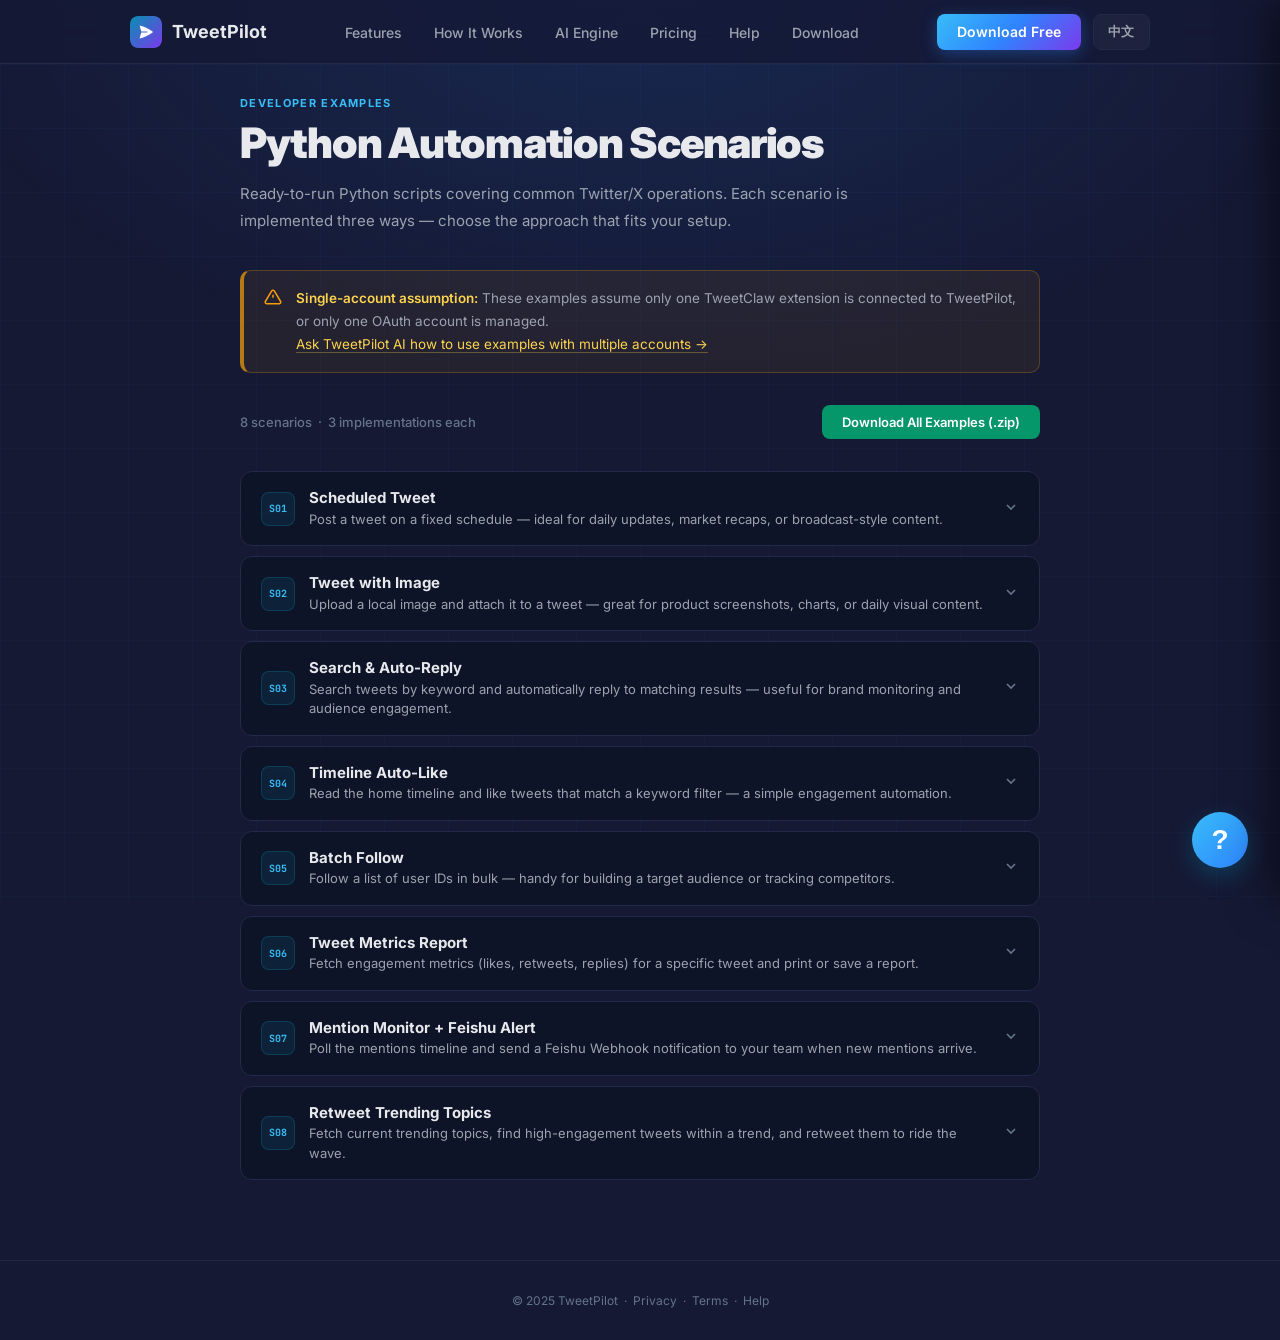
<file: examples.html>
<!DOCTYPE html>
<html lang="en" data-title-key="ex.page_title">
<head>
  <meta charset="UTF-8" />
  <meta name="viewport" content="width=device-width, initial-scale=1.0" />
  <title>Scenario Examples — TweetPilot</title>
  <script src="/i18n.js?v=1.3"></script>
  <script src="/help-widget.js?v=1.3"></script>
  <link rel="icon" type="image/svg+xml" href="/favicon.svg" />
  <link rel="icon" type="image/png" sizes="32x32" href="/favicon-32x32.png" />
  <link rel="icon" type="image/png" sizes="16x16" href="/favicon-16x16.png" />
  <link rel="apple-touch-icon" sizes="180x180" href="/apple-touch-icon.png" />
  <link rel="shortcut icon" href="/favicon.ico" />
  <link rel="preconnect" href="https://fonts.googleapis.com" />
  <link rel="preconnect" href="https://fonts.gstatic.com" crossorigin />
  <link href="https://fonts.googleapis.com/css2?family=Inter:wght@300;400;500;600;700;800;900&family=JetBrains+Mono:wght@400;500&display=swap" rel="stylesheet" />
  <style>
    *, *::before, *::after { box-sizing: border-box; margin: 0; padding: 0; }
    :root {
      --color-primary: #2F84FE; --color-secondary: #38BDF8; --color-cta: #059669; --color-cta-hover: #047857;
      --color-bg: #151934; --color-bg-2: #1C2340; --color-bg-3: #191E3A;
      --color-surface: rgba(255,255,255,0.04); --color-border: #232948;
      --color-border-bright: rgba(47,132,254,0.35);
      --color-text: #E8E9ED; --color-text-muted: #9CA3AF; --color-text-dim: #64748B;
      --clawbot: #34D399; --xdk: #60A5FA; --http: #A78BFA;
    }
    html { scroll-behavior: smooth; }
    body { font-family: 'Inter', sans-serif; background: var(--color-bg); color: var(--color-text); overflow-x: hidden; -webkit-font-smoothing: antialiased; }
    ::-webkit-scrollbar { width: 6px; } ::-webkit-scrollbar-track { background: var(--color-bg); } ::-webkit-scrollbar-thumb { background: var(--color-primary); border-radius: 3px; }

    .grid-bg { position: fixed; inset: 0; z-index: 0; pointer-events: none;
      background-image: linear-gradient(rgba(47,132,254,0.04) 1px, transparent 1px), linear-gradient(90deg, rgba(47,132,254,0.04) 1px, transparent 1px);
      background-size: 64px 64px; }
    .grid-bg::after { content: ''; position: absolute; inset: 0; background: radial-gradient(ellipse 80% 60% at 50% 0%, rgba(47,132,254,0.14) 0%, transparent 70%); }

    /* ── NAV ── */
    nav { position: fixed; top: 0; left: 0; right: 0; z-index: 100;
      height: 64px; background: rgba(21, 25, 52, 0.75); backdrop-filter: blur(20px); border-bottom: 1px solid var(--color-border); }
    .nav-inner { max-width: 1100px; margin: 0 auto; display: flex; align-items: center; justify-content: space-between; height: 100%; padding: 0 40px; }
    .nav-logo { display: flex; align-items: center; gap: 10px; font-size: 18px; font-weight: 700; color: var(--color-text); text-decoration: none; }
    .nav-links { display: flex; align-items: center; gap: 32px; list-style: none; }
    .nav-links a { color: var(--color-text-muted); text-decoration: none; font-size: 14px; font-weight: 500; transition: color 200ms; }
    .nav-links a:hover, .nav-links a.active { color: var(--color-primary); }
    .nav-cta {
      display: inline-flex; align-items: center; justify-content: center;
      background: linear-gradient(135deg, #38BDF8 0%, #2F84FE 50%, #7C3AED 100%);
      color: white; font-size: 14px; font-weight: 600; padding: 0 20px; height: 36px; border-radius: 8px; text-decoration: none;
      transition: all 200ms ease; box-shadow: 0 4px 16px rgba(47, 132, 254, 0.35);
    }
    .nav-cta:hover {
      background: linear-gradient(135deg, #0284C7 0%, #1D4ED8 50%, #6D28D9 100%);
    }
    .nav-account { color: var(--color-text-muted); font-size: 14px; font-weight: 500; padding: 7px 16px; border-radius: 8px; border: 1px solid var(--color-border); text-decoration: none; transition: all 200ms ease; }
    .nav-account:hover { color: var(--color-text); border-color: var(--color-border-bright); background: var(--color-surface-hover); }
    .nav-right { display: flex; align-items: center; gap: 12px; }
    .nav-lang-toggle { display: inline-flex; align-items: center; justify-content: center; background: var(--color-surface); color: var(--color-text-muted); font-size: 13px; font-weight: 700; letter-spacing: 0.05em; padding: 0 14px; height: 36px; border-radius: 8px; border: 1px solid var(--color-border); cursor: pointer; transition: all 200ms ease; }
    .nav-lang-toggle:hover { color: var(--color-primary); background: var(--color-surface-hover); }

    /* ── PAGE WRAPPER ── */
    .page-wrapper { position: relative; z-index: 1; max-width: 880px; margin: 0 auto; padding: 96px 40px 80px; }

    /* ── SECTION HEADER ── */
    .section-badge { font-size: 11px; font-weight: 700; letter-spacing: 0.12em; text-transform: uppercase; color: var(--color-secondary); margin-bottom: 10px; display: block; }
    .section-title { font-size: clamp(26px, 3.5vw, 42px); font-weight: 900; line-height: 1.1; letter-spacing: -0.03em; margin-bottom: 14px; }
    .section-intro { font-size: 15px; color: var(--color-text-muted); line-height: 1.8; margin-bottom: 36px; max-width: 660px; }

    /* ── WARNING BANNER ── */
    .warning-banner {
      display: flex; align-items: flex-start; gap: 14px;
      background: rgba(245,158,11,0.07); border: 1px solid rgba(245,158,11,0.25);
      border-left: 4px solid rgba(245,158,11,0.7);
      border-radius: 10px; padding: 16px 20px; margin-bottom: 32px;
    }
    .warning-banner-icon { flex-shrink: 0; margin-top: 1px; color: #F59E0B; }
    .warning-banner-body { font-size: 13.5px; line-height: 1.7; color: var(--color-text-muted); }
    .warning-banner-body strong { color: #FCD34D; font-weight: 600; }
    .warning-banner-body a { color: #FCD34D; text-decoration: none; border-bottom: 1px solid rgba(252,211,77,0.3); transition: border-color 180ms; }
    .warning-banner-body a:hover { border-color: #FCD34D; }

    /* ── TOP-ROW ACTIONS ── */
    .top-actions { display: flex; align-items: center; justify-content: space-between; flex-wrap: wrap; gap: 12px; margin-bottom: 32px; }
    .top-actions-label { font-size: 13px; color: var(--color-text-dim); font-weight: 500; }
    .btn-download-all {
      display: inline-flex; align-items: center; gap: 8px;
      background: var(--color-cta); color: white; font-size: 13px; font-weight: 600;
      padding: 9px 20px; border-radius: 8px; text-decoration: none; cursor: pointer;
      border: none; transition: all 200ms;
    }
    .btn-download-all:hover { background: var(--color-cta-hover); }
    .btn-download-all.disabled { background: rgba(255,255,255,0.06); color: var(--color-text-dim); cursor: default; pointer-events: none; }

    /* ── SCENARIO ACCORDION ── */
    .scenario-list { display: flex; flex-direction: column; gap: 10px; }

    .scenario-card { border: 1px solid var(--color-border); border-radius: 12px; overflow: hidden; background: rgba(10,18,32,0.6); transition: border-color 200ms; }
    .scenario-card:hover { background: rgba(10,18,32,0.8); }
    .scenario-card.open { border-color: rgba(8,145,178,0.3); }

    .scenario-header {
      display: flex; align-items: center; gap: 14px;
      padding: 16px 20px; cursor: pointer; user-select: none;
      transition: background 180ms;
    }
    .scenario-header:hover { background: rgba(8,145,178,0.05); }

    .scenario-num {
      flex-shrink: 0; width: 34px; height: 34px; border-radius: 8px;
      background: rgba(8,145,178,0.12); border: 1px solid rgba(8,145,178,0.25);
      color: var(--color-secondary); font-family: 'JetBrains Mono', monospace;
      font-size: 10px; font-weight: 700; display: flex; align-items: center; justify-content: center;
      letter-spacing: 0.02em;
    }
    .scenario-info { flex: 1; min-width: 0; }
    .scenario-name { font-size: 15px; font-weight: 700; color: var(--color-text); line-height: 1.3; }
    .scenario-desc { font-size: 13px; color: var(--color-text-muted); margin-top: 2px; line-height: 1.5; }
    .scenario-chevron { flex-shrink: 0; color: var(--color-text-dim); transition: transform 250ms ease; }
    .scenario-card.open .scenario-chevron { transform: rotate(180deg); }

    /* ── SCENARIO BODY ── */
    .scenario-body { max-height: 0; overflow: hidden; transition: max-height 250ms ease; }
    .scenario-body-inner { padding: 0 20px 20px; border-top: 1px solid var(--color-border); padding-top: 20px; }

    /* ── TAB BAR ── */
    .tab-bar { display: flex; align-items: center; gap: 4px; margin-bottom: 16px; flex-wrap: wrap; }
    .tab-btn {
      display: inline-flex; align-items: center; gap: 6px;
      padding: 6px 14px; border-radius: 7px; font-size: 12px; font-weight: 700;
      letter-spacing: 0.04em; cursor: pointer; border: 1px solid transparent;
      background: rgba(255,255,255,0.04); color: var(--color-text-dim);
      transition: all 180ms; white-space: nowrap;
    }
    .tab-btn:hover { color: var(--color-text-muted); background: rgba(255,255,255,0.07); }
    .tab-btn.active[data-sdk="clawbot"] { background: rgba(52,211,153,0.1); border-color: rgba(52,211,153,0.3); color: var(--clawbot); }
    .tab-btn.active[data-sdk="xdk"]     { background: rgba(96,165,250,0.1); border-color: rgba(96,165,250,0.3); color: var(--xdk); }
    .tab-btn.active[data-sdk="http"]    { background: rgba(167,139,250,0.1); border-color: rgba(167,139,250,0.3); color: var(--http); }

    .tab-dot { width: 6px; height: 6px; border-radius: 50%; background: currentColor; }

    /* ── CODE BLOCK ── */
    .code-wrap { position: relative; margin-bottom: 16px; }
    .code-block {
      background: var(--color-bg-2); border: 1px solid var(--color-border); border-radius: 10px;
      padding: 20px 20px 20px; overflow-x: hidden; overflow-y: auto;
      max-height: 380px; min-height: 120px;
      font-family: 'JetBrains Mono', 'Fira Code', 'Courier New', monospace;
      font-size: 13px; line-height: 1.7; color: #A5F3FC;
      white-space: pre-wrap; word-break: break-all; overflow-wrap: anywhere;
    }
    .code-block .cm { color: #4A6B8A; font-style: italic; } /* comment */
    .copy-btn {
      position: absolute; top: 10px; right: 10px;
      background: rgba(8,145,178,0.12); border: 1px solid rgba(8,145,178,0.25);
      color: var(--color-text-muted); font-size: 11px; font-weight: 600;
      padding: 4px 10px; border-radius: 6px; cursor: pointer; transition: all 180ms;
    }
    .copy-btn:hover { background: rgba(8,145,178,0.22); color: var(--color-secondary); }

    /* ── HTTP TAB: CURL SUB-LABEL ── */
    .curl-label {
      font-size: 11px; font-weight: 700; letter-spacing: 0.1em; text-transform: uppercase;
      color: var(--color-text-dim); margin: 16px 0 8px;
    }

    /* ── HTTP NOTE ── */
    .http-note {
      display: flex; align-items: flex-start; gap: 8px;
      font-size: 13px; line-height: 1.6; color: var(--color-text-muted);
      background: rgba(96,165,250,0.07); border-left: 3px solid #60A5FA;
      border-radius: 4px; padding: 10px 12px; margin-bottom: 12px;
    }
    .http-note svg { flex-shrink: 0; margin-top: 2px; color: #60A5FA; }
    .http-note a { color: #60A5FA; text-decoration: underline; }

    /* ── PANE VISIBILITY ── */
    .tab-pane { display: none; }
    .tab-pane.active { display: block; }

    /* ── DOWNLOAD ROW ── */
    .download-row { display: flex; align-items: center; flex-wrap: wrap; gap: 8px; margin-top: 4px; }
    .download-row-label { font-size: 12px; color: var(--color-text-dim); margin-right: 4px; }
    .btn-dl {
      display: inline-flex; align-items: center; gap: 5px;
      padding: 5px 12px; border-radius: 6px; font-size: 12px; font-weight: 600;
      border: 1px solid var(--color-border); background: transparent;
      color: var(--color-text-muted); text-decoration: none; cursor: pointer;
      transition: all 180ms;
    }
    .btn-dl:hover { color: var(--color-secondary); }
    .btn-dl.clawbot:hover { color: var(--clawbot); }
    .btn-dl.xdk:hover     { color: var(--xdk); }
    .btn-dl.http:hover    { color: var(--http); }
    .btn-dl.coming { opacity: 0.4; cursor: default; pointer-events: none; }

    /* ── FOOTER ── */
    footer { position: relative; z-index: 1; text-align: center; padding: 32px 40px;
      border-top: 1px solid var(--color-border); font-size: 12px; color: var(--color-text-dim); }
    footer a { color: var(--color-text-dim); text-decoration: none; }
    footer a:hover { color: var(--color-primary); }

    /* ── RESPONSIVE ── */
    @media (max-width: 640px) {
      .page-wrapper { padding: 88px 20px 60px; }
      nav { padding: 0 20px; }
      .nav-links { display: none; }
      .top-actions { flex-direction: column; align-items: flex-start; }
      .scenario-header { padding: 14px 16px; }
      .scenario-body-inner { padding: 0 16px 16px; padding-top: 16px; }
    }
  </style>
</head>
<body>

<div class="grid-bg"></div>

<nav>
 <div class="nav-inner">
  <a class="nav-logo" href="/">
    <img src="logo.png" width="32" height="32" alt="TweetPilot" style="border-radius:8px;" />
    TweetPilot
  </a>
  <ul class="nav-links">
    <li><a href="/#features" data-i18n="nav.features">Features</a></li>
    <li><a href="/#how-it-works" data-i18n="nav.how_it_works">How It Works</a></li>
    <li><a href="/#ai" data-i18n="nav.ai_engine">AI Engine</a></li>
    <li><a href="/pricing.html" data-i18n="nav.pricing">Pricing</a></li>
    <li><a href="/help.html" data-i18n="nav.help">Help</a></li>
    <li><a href="/#download" data-i18n="nav.download">Download</a></li>
  </ul>
  <div class="nav-right">
    <a class="nav-cta" href="/#download" data-i18n="nav.download_free">Download Free</a>
    <button id="lang-toggle" class="nav-lang-toggle" onclick="toggleLang()" type="button">中文</button>
  </div>
 </div>
</nav>

<div class="page-wrapper">

  <!-- ── HEADER ── -->
  <span class="section-badge" data-i18n="ex.badge">Developer Examples</span>
  <h1 class="section-title" data-i18n="ex.title">Python Automation Scenarios</h1>
  <p class="section-intro" data-i18n="ex.intro">Ready-to-run Python scripts covering common Twitter/X operations. Each scenario is implemented three ways — choose the approach that fits your setup.</p>

  <!-- ── WARNING BANNER ── -->
  <div class="warning-banner">
    <div class="warning-banner-icon">
      <svg width="18" height="18" fill="none" stroke="currentColor" stroke-width="2" viewBox="0 0 24 24">
        <path d="M10.29 3.86L1.82 18a2 2 0 001.71 3h16.94a2 2 0 001.71-3L13.71 3.86a2 2 0 00-3.42 0z"/>
        <line x1="12" y1="9" x2="12" y2="13"/><line x1="12" y1="17" x2="12.01" y2="17"/>
      </svg>
    </div>
    <div class="warning-banner-body">
      <span data-i18n-html="ex.warning"><strong>Single-account assumption:</strong> These examples assume only one TweetClaw extension is connected to TweetPilot, or only one OAuth account is managed.</span>
      <br />
      <a href="#" onclick="return false;" data-i18n-html="ex.warning_link">Ask TweetPilot AI how to use examples with multiple accounts &rarr;</a>
    </div>
  </div>

  <!-- ── TOP ACTIONS ── -->
  <div class="top-actions">
    <span class="top-actions-label">8 scenarios &nbsp;·&nbsp; 3 implementations each</span>
    <a class="btn-download-all" href="/examples/tweetpilot_examples.zip" download="tweetpilot_examples.zip" data-i18n="ex.download_all">Download All Examples (.zip)</a>
  </div>

  <!-- ── SCENARIO LIST ── -->
  <div class="scenario-list">

    <!-- ───────────── S01 ───────────── -->
    <div class="scenario-card" id="sc-s01">
      <div class="scenario-header" onclick="toggleScenario('s01')">
        <div class="scenario-num">S01</div>
        <div class="scenario-info">
          <div class="scenario-name" data-i18n="ex.s01_name">Scheduled Tweet</div>
          <div class="scenario-desc" data-i18n="ex.s01_desc">Post a tweet on a fixed schedule — ideal for daily updates, market recaps, or broadcast-style content.</div>
        </div>
        <div class="scenario-chevron">
          <svg width="16" height="16" fill="none" stroke="currentColor" stroke-width="2.5" viewBox="0 0 24 24"><polyline points="6 9 12 15 18 9"/></svg>
        </div>
      </div>
      <div class="scenario-body" id="body-s01">
        <div class="scenario-body-inner">
          <div class="tab-bar">
            <button class="tab-btn active" data-sdk="clawbot" onclick="switchTab('s01','clawbot')">
              <span class="tab-dot"></span> ClawBot SDK
            </button>
            <button class="tab-btn" data-sdk="xdk" onclick="switchTab('s01','xdk')">
              <span class="tab-dot"></span> xdk SDK
            </button>
            <button class="tab-btn" data-sdk="http" onclick="switchTab('s01','http')">
              <span class="tab-dot"></span> HTTP REST API
            </button>
          </div>

          <!-- ClawBot pane -->
          <div class="tab-pane active" data-pane="s01-clawbot">
            <div class="code-wrap">
              <pre class="code-block"><span class="cm">"""
S01 · Scheduled Tweet — ClawBot SDK
=====================================
EN: Post via TweetClaw browser extension.
    Add to TweetPilot Task Manager for automatic scheduling.
中文：通过 TweetClaw 浏览器扩展发推。加入任务管理器实现定时自动发送。

Manual run / 手动运行:
  PYTHONPATH="$HOME/.tweetpilot/clawbot" python3 clawbot.py
"""</span>

from datetime import datetime
from clawbot import ClawBotClient

<span class="cm"># ── Config — edit TWEET_TEXT; {date} inserts today's date (YYYY-MM-DD)
# 配置 — 修改 TWEET_TEXT；{date} 将被替换为当天日期</span>
TWEET_TEXT = "Daily update {date} — powered by TweetPilot"


def main():
    client = ClawBotClient()

    <span class="cm"># Auto-select the first connected TweetClaw instance.
    # For multi-account use, ask TweetPilot AI for guidance.
    # 自动选择第一个已连接的 TweetClaw 实例；多账号请询问 TweetPilot AI。</span>
    instances = client.x.status.get_instances()
    instance_id = None
    if isinstance(instances, list) and instances:
        first = instances[0]
        instance_id = first.get("instanceId") or first.get("id")

    text = TWEET_TEXT.format(date=datetime.now().strftime("%Y-%m-%d"))
    result = client.x.actions.create_tweet(text, instance_id=instance_id)

    print(f"Tweet sent / 发推成功: {text}")
    print(f"Result: {result}")


if __name__ == "__main__":
    main()</pre>
              <button class="copy-btn" onclick="copyCode(this)">Copy</button>
            </div>
          </div>

          <!-- xdk pane -->
          <div class="tab-pane" data-pane="s01-xdk">
            <div class="code-wrap">
              <pre class="code-block"><span class="cm">"""
S01 · Scheduled Tweet — xdk SDK
==================================
EN: Post via Twitter OAuth using xdk.
    TweetPilot provides the token automatically — no manual setup.
中文：通过 Twitter OAuth + xdk 客户端发推，TweetPilot 自动提供 token。

pip install xdk requests
"""</span>

import sys
import requests
from datetime import datetime
from xdk import Client

<span class="cm"># ── Config — replace with your Twitter numeric ID
# 配置 — 替换为你的 Twitter 数字 ID（TweetPilot → 账号设置 → 账号 ID）</span>
TWITTER_ID = "YOUR_TWITTER_ID"
TWEET_TEXT = "Daily update {date} — powered by TweetPilot"


def get_access_token(twitter_id: str) -> str:
    <span class="cm"># Fetch OAuth token from TweetPilot rust-bridge (port 20088)
    # 从 TweetPilot rust-bridge（端口 20088）获取 OAuth token</span>
    try:
        resp = requests.post(
            "http://127.0.0.1:20088/api/v1/x/oauth/access-token",
            json={"twitter_id": twitter_id}, timeout=10,
        )
        resp.raise_for_status()
        return resp.json()["access_token"]
    except requests.exceptions.ConnectionError:
        print("ERROR: TweetPilot not running / TweetPilot 未在运行")
        sys.exit(1)
    except requests.exceptions.HTTPError as e:
        print(f"ERROR: {e.response.status_code} — {e.response.text}")
        sys.exit(1)


def main():
    <span class="cm"># Guard: TWITTER_ID must be replaced before running (OAuth accounts only)
    # 运行前检查：TWITTER_ID 必须替换为真实 ID（仅支持 OAuth 授权账号）</span>
    if TWITTER_ID == "YOUR_TWITTER_ID":
        print("ERROR: Set TWITTER_ID to your numeric Twitter ID (OAuth accounts only).")
        print("错误：请将 TWITTER_ID 替换为数字 ID，仅限 TweetPilot 中 x 开头的 OAuth 账号。")
        sys.exit(1)

    <span class="cm"># ⚠️ Must use access_token= (User OAuth 2.0), NOT bearer_token= (read-only App token)
    # ⚠️ 必须用 access_token= 传入，bearer_token= 是只读的 App token，写操作会报错</span>
    client = Client(access_token=get_access_token(TWITTER_ID))
    text   = TWEET_TEXT.format(date=datetime.now().strftime("%Y-%m-%d"))
    result = client.posts.create(body={"text": text})

    print(f"Tweet sent / 发推成功: {text}")
    print(f"Tweet ID: {result.data.id}")


if __name__ == "__main__":
    main()</pre>
              <button class="copy-btn" onclick="copyCode(this)">Copy</button>
            </div>
          </div>

          <!-- HTTP REST pane -->
          <div class="tab-pane" data-pane="s01-http">
            <div class="http-note">
              <svg width="14" height="14" fill="none" stroke="currentColor" stroke-width="2" viewBox="0 0 24 24"><circle cx="12" cy="12" r="10"/><line x1="12" y1="8" x2="12" y2="12"/><line x1="12" y1="16" x2="12.01" y2="16"/></svg>
              <span>This tab shows how to call <strong>TweetPilot LocalBridge</strong> via raw HTTP — the browser extension acts as proxy, no OAuth token needed. To call Twitter's official API directly, refer to <a href="https://developer.x.com/en/docs/x-api" target="_blank">Twitter's official docs</a>.</span>
            </div>
            <div class="http-note" style="font-size:12px;opacity:.75;margin-top:-6px;">
              本 Tab 演示通过裸 HTTP 调用 TweetPilot LocalBridge（浏览器扩展代理），无需 OAuth token。如需直接调用推特官方 API，请参考推特官方文档，网上资料也很丰富，本页不再重复说明。
            </div>
            <div class="code-wrap">
              <pre class="code-block"><span class="cm">"""
S01 · Scheduled Tweet — HTTP REST API (LocalBridge)
=====================================================
EN: Call TweetPilot's LocalBridge REST API directly — no OAuth token needed.
    The browser extension handles authentication transparently.
    Requires TweetClaw extension online in the browser.
中文：直接调用 TweetPilot LocalBridge REST API 发推，无需 OAuth token。
     浏览器扩展自动处理认证，需 TweetClaw 扩展在线。

pip install requests
"""</span>

import sys
import requests
from datetime import datetime

LOCAL_BRIDGE = "http://127.0.0.1:20088"
TWEET_TEXT   = "Daily update {date} — powered by TweetPilot"


def post_tweet(text: str) -> str:
    <span class="cm"># POST /api/v1/x/tweets — LocalBridge proxies to Twitter via browser extension
    # LocalBridge 通过浏览器扩展代理发推，无需手动传 token</span>
    try:
        resp = requests.post(
            f"{LOCAL_BRIDGE}/api/v1/x/tweets",
            json={"text": text},
            timeout=15,
        )
        resp.raise_for_status()
    except requests.exceptions.ConnectionError:
        print("ERROR: TweetPilot not running / TweetPilot 未在运行")
        sys.exit(1)
    except requests.exceptions.HTTPError as e:
        print(f"ERROR: {e.response.status_code} — {e.response.text}")
        sys.exit(1)

    data = resp.json()

    <span class="cm"># LocalBridge returns HTTP 200 even when Twitter rejects the tweet.
    # Must check the response body for GraphQL-level errors (e.g. code 187 = duplicate).
    # LocalBridge 即使推特拒绝也返回 HTTP 200，必须检查响应体中的 GraphQL 错误。</span>
    errors = data.get("data", {}).get("errors")
    if errors:
        for err in errors:
            print(f"ERROR: Twitter rejected — code {err.get('code')}: {err.get('message')}")
        sys.exit(1)

    try:
        return data["data"]["data"]["create_tweet"]["tweet_results"]["result"]["rest_id"]
    except (KeyError, TypeError):
        return "unknown"


def main():
    text     = TWEET_TEXT.format(date=datetime.now().strftime("%Y-%m-%d"))
    tweet_id = post_tweet(text)
    print(f"Tweet sent / 发推成功: {text}")
    print(f"Tweet ID: {tweet_id}")


if __name__ == "__main__":
    main()</pre>
              <button class="copy-btn" onclick="copyCode(this)">Copy</button>
            </div>
            <div class="curl-label" data-i18n="ex.curl_label">Equivalent curl command</div>
            <div class="code-wrap">
              <pre class="code-block"><span class="cm"># Post a tweet via TweetPilot LocalBridge — no token needed
# 通过 TweetPilot LocalBridge 发推，无需 token</span>
curl -s -X POST http://127.0.0.1:20088/api/v1/x/tweets \
  -H "Content-Type: application/json" \
  -d '{"text": "Daily update — powered by TweetPilot"}'</pre>
              <button class="copy-btn" onclick="copyCode(this)">Copy</button>
            </div>
          </div>

          <!-- Download row -->
          <div class="download-row">
            <span class="download-row-label">↓</span>
            <a class="btn-dl clawbot" href="/examples/s01_scheduled_tweet/s01_scheduled_tweet_clawbot.py" download="s01_scheduled_tweet_clawbot.py"><svg width="12" height="12" fill="none" stroke="currentColor" stroke-width="2.5" viewBox="0 0 24 24"><path d="M21 15v4a2 2 0 01-2 2H5a2 2 0 01-2-2v-4"/><polyline points="7 10 12 15 17 10"/><line x1="12" y1="15" x2="12" y2="3"/></svg> clawbot.py</a>
            <a class="btn-dl xdk" href="/examples/s01_scheduled_tweet/s01_scheduled_tweet_xdk.py" download="s01_scheduled_tweet_xdk.py"><svg width="12" height="12" fill="none" stroke="currentColor" stroke-width="2.5" viewBox="0 0 24 24"><path d="M21 15v4a2 2 0 01-2 2H5a2 2 0 01-2-2v-4"/><polyline points="7 10 12 15 17 10"/><line x1="12" y1="15" x2="12" y2="3"/></svg> xdk.py</a>
            <a class="btn-dl http" href="/examples/s01_scheduled_tweet/s01_scheduled_tweet_http_rest.py" download="s01_scheduled_tweet_http_rest.py"><svg width="12" height="12" fill="none" stroke="currentColor" stroke-width="2.5" viewBox="0 0 24 24"><path d="M21 15v4a2 2 0 01-2 2H5a2 2 0 01-2-2v-4"/><polyline points="7 10 12 15 17 10"/><line x1="12" y1="15" x2="12" y2="3"/></svg> http_rest.py</a>
          </div>
        </div>
      </div>
    </div>

    <!-- ───────────── S02 ───────────── -->
    <div class="scenario-card" id="sc-s02">
      <div class="scenario-header" onclick="toggleScenario('s02')">
        <div class="scenario-num">S02</div>
        <div class="scenario-info">
          <div class="scenario-name" data-i18n="ex.s02_name">Tweet with Image</div>
          <div class="scenario-desc" data-i18n="ex.s02_desc">Upload a local image and attach it to a tweet — great for product screenshots, charts, or daily visual content.</div>
        </div>
        <div class="scenario-chevron"><svg width="16" height="16" fill="none" stroke="currentColor" stroke-width="2.5" viewBox="0 0 24 24"><polyline points="6 9 12 15 18 9"/></svg></div>
      </div>
      <div class="scenario-body" id="body-s02">
        <div class="scenario-body-inner">
          <div class="tab-bar">
            <button class="tab-btn active" data-sdk="clawbot" onclick="switchTab('s02','clawbot')"><span class="tab-dot"></span> ClawBot SDK</button>
            <button class="tab-btn" data-sdk="xdk" onclick="switchTab('s02','xdk')"><span class="tab-dot"></span> xdk SDK</button>
            <button class="tab-btn" data-sdk="http" onclick="switchTab('s02','http')"><span class="tab-dot"></span> HTTP REST API</button>
          </div>
          <div class="tab-pane active" data-pane="s02-clawbot">
            <div class="code-wrap">
              <pre class="code-block"><span class="cm">"""
S02 · Tweet with Image — ClawBot SDK
======================================
EN: Upload a local image and post it as a tweet via browser extension.
    ClawBot handles chunked upload + tweet creation in one call.
    Requires TweetClaw extension online in the browser.
中文：通过浏览器扩展上传本地图片并发推。
     ClawBot 封装了分块上传和发推的完整流程，一行调用即可完成。

pip install requests  (clawbot pre-installed via TweetPilot)
"""</span>

import sys, os
from clawbot import ClawBotClient

IMAGE_PATH = "image.jpg"  <span class="cm"># ← Replace / 替换为你的图片路径</span>
TWEET_TEXT = "🚀 TweetPilot v1 is live — the Social AI Agent built for X.\nAutomate posts, replies, likes & research while you stay focused.\nBuilt for creators, builders & teams → tweetpilot.ai"


def main():
    if not os.path.exists(IMAGE_PATH):
        print(f"ERROR: Image not found: {IMAGE_PATH}")
        sys.exit(1)

    client = ClawBotClient()

    <span class="cm"># Resolve instance_id for multi-extension environments
    # 多扩展实例环境下，获取第一个可用的 instanceId</span>
    instances   = client.x.status.get_instances()
    instance_id = None
    if isinstance(instances, list) and instances:
        instance_id = instances[0].get("instanceId") or instances[0].get("id")

    <span class="cm"># post_tweet() uploads the image then creates the tweet in one call
    # post_tweet() 内部自动完成上传 + 发推，无需手动处理 media_id</span>
    result = client.media.post_tweet(
        text=TWEET_TEXT,
        file_paths=[IMAGE_PATH],
        instance_id=instance_id,
    )
    print(f"Tweet sent / 发推成功: {TWEET_TEXT}")
    print(f"Result: {result}")


if __name__ == "__main__":
    main()</pre>
              <button class="copy-btn" onclick="copyCode(this)">Copy</button>
            </div>
          </div>

          <div class="tab-pane" data-pane="s02-xdk">
            <div class="code-wrap">
              <pre class="code-block"><span class="cm">"""
S02 · Tweet with Image — xdk SDK
===================================
EN: Upload image via Twitter media API and attach to a tweet.
    TweetPilot provides the OAuth access token automatically.
    Requires OAuth account authorized in TweetPilot (x-prefix accounts).
    Note: media.upload() requires the 'media.write' OAuth scope.
中文：通过 Twitter media API 上传图片并发推。
     TweetPilot 自动提供 OAuth token，需 x 开头的 OAuth 授权账号。
     注：media.upload() 需要 media.write OAuth scope。

pip install xdk requests
"""</span>

import sys, os, base64
import requests
from xdk import Client

TWITTER_ID = "YOUR_TWITTER_ID"  <span class="cm"># ← OAuth account numeric ID / OAuth 账号数字 ID</span>
IMAGE_PATH = "image.jpg"        <span class="cm"># ← Replace / 替换为你的图片路径</span>
TWEET_TEXT = "🚀 TweetPilot v1 is live — the Social AI Agent built for X.\nAutomate posts, replies, likes & research while you stay focused.\nBuilt for creators, builders & teams → tweetpilot.ai"


def get_access_token(twitter_id):
    try:
        resp = requests.post(
            "http://127.0.0.1:20088/api/v1/x/oauth/access-token",
            json={"twitter_id": twitter_id}, timeout=10,
        )
        resp.raise_for_status()
        return resp.json()["access_token"]
    except requests.exceptions.ConnectionError:
        print("ERROR: TweetPilot not running / TweetPilot 未在运行")
        sys.exit(1)
    except requests.exceptions.HTTPError as e:
        print(f"ERROR: {e.response.status_code} — {e.response.text}")
        sys.exit(1)


def main():
    if TWITTER_ID == "YOUR_TWITTER_ID":
        print("ERROR: Set TWITTER_ID to your numeric Twitter ID (OAuth accounts only).")
        sys.exit(1)
    if not os.path.exists(IMAGE_PATH):
        print(f"ERROR: Image not found: {IMAGE_PATH}")
        sys.exit(1)

    <span class="cm"># Must use access_token= (User OAuth 2.0), NOT bearer_token= (read-only)
    # 必须用 access_token= 传入，bearer_token= 是只读的 App token</span>
    client = Client(access_token=get_access_token(TWITTER_ID))

    <span class="cm"># Read image and base64-encode for Twitter media API (requires media.write scope)
    # 读取图片并 base64 编码（需要 media.write scope）</span>
    with open(IMAGE_PATH, "rb") as f:
        media_b64 = base64.b64encode(f.read()).decode()

    upload_result = client.media.upload(body={
        "media": media_b64,
        "media_category": "tweet_image",
    })
    media_id = (upload_result.data["id"] if isinstance(upload_result.data, dict)
                else upload_result.data.id)

    result = client.posts.create(body={
        "text": TWEET_TEXT,
        "media": {"media_ids": [media_id]},
    })
    tweet_id = result.data["id"] if isinstance(result.data, dict) else result.data.id
    print(f"Tweet sent / 发推成功: {TWEET_TEXT[:50]}...")
    print(f"Tweet ID: {tweet_id}")


if __name__ == "__main__":
    main()</pre>
              <button class="copy-btn" onclick="copyCode(this)">Copy</button>
            </div>
          </div>

          <div class="tab-pane" data-pane="s02-http">
            <div class="http-note">
              <svg width="14" height="14" fill="none" stroke="currentColor" stroke-width="2" viewBox="0 0 24 24"><circle cx="12" cy="12" r="10"/><line x1="12" y1="8" x2="12" y2="12"/><line x1="12" y1="16" x2="12.01" y2="16"/></svg>
              <span>Calls <strong>LocalBridge task API</strong> for image upload (browser extension proxy), then posts tweet. To use Twitter's official media API directly, see <a href="https://developer.x.com/en/docs/x-api" target="_blank">Twitter docs</a>.</span>
            </div>
            <div class="http-note" style="font-size:12px;opacity:.75;margin-top:-6px;">
              通过 LocalBridge task API 上传图片（浏览器扩展代理），再发推。如需直接调用推特官方媒体 API，请参考推特官方文档。
            </div>
            <div class="code-wrap">
              <pre class="code-block"><span class="cm">"""
S02 · Tweet with Image — HTTP REST API (LocalBridge)
pip install requests
"""</span>

import sys, os, time, mimetypes
import requests

LOCAL_BRIDGE = "http://127.0.0.1:20088"
IMAGE_PATH   = "image.jpg"  <span class="cm"># ← Replace / 替换为你的图片路径</span>
TWEET_TEXT   = "Check this out — powered by TweetPilot"


def get_instance_id():
    resp = requests.get(f"{LOCAL_BRIDGE}/api/v1/x/instances", timeout=10)
    resp.raise_for_status()
    instances = resp.json()
    if not instances:
        print("ERROR: No TweetClaw instance connected"); sys.exit(1)
    return instances[0]["instanceId"]


def upload_image(path, instance_id):
    <span class="cm"># Step 1: create task / 创建任务</span>
    task_id = requests.post(f"{LOCAL_BRIDGE}/api/v1/tasks", json={
        "clientName": "tweetClaw", "instanceId": instance_id,
        "taskKind": "x.media_upload", "inputMode": "chunked_binary", "params": {},
    }, timeout=10).json()["taskId"]

    <span class="cm"># Step 2: upload file (single chunk for images &lt; 5 MB) / 上传文件</span>
    with open(path, "rb") as f: data = f.read()
    requests.put(f"{LOCAL_BRIDGE}/api/v1/tasks/{task_id}/input/0",
        data=data, headers={"Content-Type": "application/octet-stream"}, timeout=30).raise_for_status()

    <span class="cm"># Step 3: seal → start → poll → result</span>
    ct = mimetypes.guess_type(path)[0] or "image/jpeg"
    requests.post(f"{LOCAL_BRIDGE}/api/v1/tasks/{task_id}/seal",
        json={"totalParts": 1, "totalBytes": len(data), "contentType": ct}, timeout=10).raise_for_status()
    requests.post(f"{LOCAL_BRIDGE}/api/v1/tasks/{task_id}/start", timeout=10).raise_for_status()

    deadline = time.time() + 60
    while time.time() &lt; deadline:
        st = requests.get(f"{LOCAL_BRIDGE}/api/v1/tasks/{task_id}", timeout=10).json()
        if st["state"] == "completed": break
        if st["state"] in ("failed","cancelled"):
            print(f"ERROR: {st.get('errorMessage')}"); sys.exit(1)
        time.sleep(2)

    result = requests.get(f"{LOCAL_BRIDGE}/api/v1/tasks/{task_id}/result", timeout=10).json()
    return result["mediaId"]


def main():
    if not os.path.exists(IMAGE_PATH):
        print(f"ERROR: Image not found: {IMAGE_PATH}"); sys.exit(1)
    try:
        instance_id = get_instance_id()
    except requests.exceptions.ConnectionError:
        print("ERROR: TweetPilot not running"); sys.exit(1)

    print(f"Uploading / 上传中: {IMAGE_PATH}")
    media_id = upload_image(IMAGE_PATH, instance_id)
    print(f"Upload done / 上传完成, media_id: {media_id}")

    resp = requests.post(f"{LOCAL_BRIDGE}/api/v1/x/tweets",
        json={"text": TWEET_TEXT, "media_ids": [media_id]}, timeout=15)
    resp.raise_for_status()
    data = resp.json()
    errors = data.get("data", {}).get("errors")
    if errors:
        for e in errors: print(f"ERROR: code {e.get('code')}: {e.get('message')}")
        sys.exit(1)
    try:
        tweet_id = data["data"]["data"]["create_tweet"]["tweet_results"]["result"]["rest_id"]
    except (KeyError, TypeError):
        tweet_id = "unknown"
    print(f"Tweet sent / 发推成功: {TWEET_TEXT}")
    print(f"Tweet ID: {tweet_id}")


if __name__ == "__main__":
    main()</pre>
              <button class="copy-btn" onclick="copyCode(this)">Copy</button>
            </div>
            <div class="curl-label" data-i18n="ex.curl_label">Equivalent curl command</div>
            <div class="code-wrap">
              <pre class="code-block"><span class="cm"># Step 1: Get instance ID / 获取实例 ID</span>
INSTANCE=$(curl -s http://127.0.0.1:20088/api/v1/x/instances \
  | python3 -c "import sys,json; print(json.load(sys.stdin)[0]['instanceId'])")

<span class="cm"># Step 2: Create upload task / 创建上传任务</span>
TASK_ID=$(curl -s -X POST http://127.0.0.1:20088/api/v1/tasks \
  -H "Content-Type: application/json" \
  -d "{\"clientName\":\"tweetClaw\",\"instanceId\":\"$INSTANCE\",\"taskKind\":\"x.media_upload\",\"inputMode\":\"chunked_binary\",\"params\":{}}" \
  | python3 -c "import sys,json; print(json.load(sys.stdin)['taskId'])")

<span class="cm"># Step 3: Upload image / 上传图片</span>
curl -s -X PUT http://127.0.0.1:20088/api/v1/tasks/$TASK_ID/input/0 \
  -H "Content-Type: application/octet-stream" \
  --data-binary @image.jpg

<span class="cm"># Step 4: Seal + Start / 封装并启动任务</span>
SIZE=$(wc -c &lt; image.jpg | tr -d ' ')
curl -s -X POST http://127.0.0.1:20088/api/v1/tasks/$TASK_ID/seal \
  -H "Content-Type: application/json" \
  -d "{\"totalParts\":1,\"totalBytes\":$SIZE,\"contentType\":\"image/jpeg\"}"
curl -s -X POST http://127.0.0.1:20088/api/v1/tasks/$TASK_ID/start

<span class="cm"># Step 5: Get media_id from result / 从结果中提取 media_id</span>
MEDIA_ID=$(curl -s http://127.0.0.1:20088/api/v1/tasks/$TASK_ID/result \
  | python3 -c "import sys,json; print(json.load(sys.stdin)['mediaId'])")

<span class="cm"># Step 6: Post tweet with image / 带图发推</span>
curl -s -X POST http://127.0.0.1:20088/api/v1/x/tweets \
  -H "Content-Type: application/json" \
  -d "{\"text\":\"Check this out — powered by TweetPilot\",\"media_ids\":[\"$MEDIA_ID\"]}"</pre>
              <button class="copy-btn" onclick="copyCode(this)">Copy</button>
            </div>
          </div>

          <div class="download-row">
            <span class="download-row-label">↓</span>
            <a class="btn-dl clawbot" href="/examples/s02_tweet_with_image/s02_tweet_with_image_clawbot.py" download="s02_tweet_with_image_clawbot.py"><svg width="12" height="12" fill="none" stroke="currentColor" stroke-width="2.5" viewBox="0 0 24 24"><path d="M21 15v4a2 2 0 01-2 2H5a2 2 0 01-2-2v-4"/><polyline points="7 10 12 15 17 10"/><line x1="12" y1="15" x2="12" y2="3"/></svg> clawbot.py</a>
            <a class="btn-dl xdk" href="/examples/s02_tweet_with_image/s02_tweet_with_image_xdk.py" download="s02_tweet_with_image_xdk.py"><svg width="12" height="12" fill="none" stroke="currentColor" stroke-width="2.5" viewBox="0 0 24 24"><path d="M21 15v4a2 2 0 01-2 2H5a2 2 0 01-2-2v-4"/><polyline points="7 10 12 15 17 10"/><line x1="12" y1="15" x2="12" y2="3"/></svg> xdk.py</a>
            <a class="btn-dl http" href="/examples/s02_tweet_with_image/s02_tweet_with_image_http_rest.py" download="s02_tweet_with_image_http_rest.py"><svg width="12" height="12" fill="none" stroke="currentColor" stroke-width="2.5" viewBox="0 0 24 24"><path d="M21 15v4a2 2 0 01-2 2H5a2 2 0 01-2-2v-4"/><polyline points="7 10 12 15 17 10"/><line x1="12" y1="15" x2="12" y2="3"/></svg> http_rest.py</a>
          </div>
        </div>
      </div>
    </div>

    <!-- ───────────── S03 ───────────── -->
    <div class="scenario-card" id="sc-s03">
      <div class="scenario-header" onclick="toggleScenario('s03')">
        <div class="scenario-num">S03</div>
        <div class="scenario-info">
          <div class="scenario-name" data-i18n="ex.s03_name">Search &amp; Auto-Reply</div>
          <div class="scenario-desc" data-i18n="ex.s03_desc">Search tweets by keyword and automatically reply to matching results — useful for brand monitoring and audience engagement.</div>
        </div>
        <div class="scenario-chevron"><svg width="16" height="16" fill="none" stroke="currentColor" stroke-width="2.5" viewBox="0 0 24 24"><polyline points="6 9 12 15 18 9"/></svg></div>
      </div>
      <div class="scenario-body" id="body-s03">
        <div class="scenario-body-inner">
          <div class="tab-bar">
            <button class="tab-btn active" data-sdk="clawbot" onclick="switchTab('s03','clawbot')"><span class="tab-dot"></span> ClawBot SDK</button>
            <button class="tab-btn" data-sdk="xdk" onclick="switchTab('s03','xdk')"><span class="tab-dot"></span> xdk SDK</button>
            <button class="tab-btn" data-sdk="http" onclick="switchTab('s03','http')"><span class="tab-dot"></span> HTTP REST API</button>
          </div>
          <div class="tab-pane active" data-pane="s03-clawbot">
            <div class="http-note" style="border-color:#F59E0B;background:rgba(245,158,11,0.07);">
              <svg width="14" height="14" fill="none" stroke="#F59E0B" stroke-width="2" viewBox="0 0 24 24"><circle cx="12" cy="12" r="10"/><line x1="12" y1="8" x2="12" y2="12"/><line x1="12" y1="16" x2="12.01" y2="16"/></svg>
              <span style="color:#FCD34D;"><strong>Rate-limit warning:</strong> Only the <strong>first matching tweet</strong> is replied to per run. Replying to many tweets at once risks spam detection or account suspension. Use TweetPilot's scheduler to run this every 30+ minutes.</span>
            </div>
            <div class="http-note" style="border-color:#F59E0B;background:rgba(245,158,11,0.07);font-size:12px;opacity:.8;margin-top:-6px;">
              ⚠️ 每次只回复第一条匹配推文。批量回复极易触发推特限流或封号。建议配合 TweetPilot 定时任务，每 30 分钟以上执行一次。
            </div>
            <div class="code-wrap">
              <pre class="code-block"><span class="cm">"""
S03 · Search & Auto-Reply — ClawBot SDK
==========================================
EN: Search tweets by keyword, reply ONLY to the first result.
    ⚠️ Replying to many tweets at once risks rate-limiting or suspension.
    Requires TweetClaw extension online in the browser.
中文：按关键词搜索推文，只回复第一条。
     ⚠️ 批量回复极易触发限流，建议每 30 分钟以上定时执行。

pip install requests  (clawbot pre-installed via TweetPilot)
"""</span>

import sys
from clawbot import ClawBotClient

SEARCH_QUERY = "TweetPilot"  <span class="cm"># ← Keyword / 搜索关键词</span>
REPLY_TEXT   = "Thanks for mentioning us! 🙌 — TweetPilot"


def main():
    client = ClawBotClient()
    instances   = client.x.status.get_instances()
    instance_id = None
    if isinstance(instances, list) and instances:
        instance_id = instances[0].get("instanceId") or instances[0].get("id")

    print(f'Searching: "{SEARCH_QUERY}"')
    tweets = client.x.search.search_tweets(SEARCH_QUERY, count=5, instance_id=instance_id)

    if not tweets:
        print("No tweets found / 未找到相关推文"); return

    <span class="cm"># ⚠️ Reply ONLY to the first tweet — never loop over all results
    # ⚠️ 只回复第一条，不循环全部结果</span>
    tweet = tweets[0]
    print(f"Replying to {tweet.id}: {(tweet.text or '')[:60]!r}")
    try:
        result = client.x.actions.reply(tweet_id=tweet.id, text=REPLY_TEXT, instance_id=instance_id)
        print(f"Done / 完成: {result}")
    except Exception as e:
        print(f"Failed / 失败: {e}")
        sys.exit(1)


if __name__ == "__main__":
    main()</pre>
              <button class="copy-btn" onclick="copyCode(this)">Copy</button>
            </div>
          </div>

          <div class="tab-pane" data-pane="s03-xdk">
            <div class="http-note" style="border-color:#F59E0B;background:rgba(245,158,11,0.07);">
              <svg width="14" height="14" fill="none" stroke="#F59E0B" stroke-width="2" viewBox="0 0 24 24"><circle cx="12" cy="12" r="10"/><line x1="12" y1="8" x2="12" y2="12"/><line x1="12" y1="16" x2="12.01" y2="16"/></svg>
              <span style="color:#FCD34D;"><strong>Rate-limit warning:</strong> Only the <strong>first matching tweet</strong> is replied to per run. Schedule this every 30+ minutes.</span>
            </div>
            <div class="http-note" style="border-color:#F59E0B;background:rgba(245,158,11,0.07);font-size:12px;opacity:.8;margin-top:-6px;">
              ⚠️ 每次只回复第一条匹配推文，建议配合定时任务每 30 分钟以上执行一次。
            </div>
            <div class="code-wrap">
              <pre class="code-block"><span class="cm">"""
S03 · Search & Auto-Reply — xdk SDK
=======================================
EN: Search recent tweets via Twitter API v2, reply to the first replyable result.
    Tries each result in order; skips retweets and reply-restricted tweets.
    Requires OAuth account authorized in TweetPilot Account Settings.
中文：通过 Twitter API v2 搜索推文，回复第一条可回复的推文。
     按顺序尝试，自动跳过转发和有回复限制的推文。

pip install xdk requests
"""</span>

import sys
import requests
from xdk import Client

TWITTER_ID   = "YOUR_TWITTER_ID"  <span class="cm"># ← OAuth account numeric ID</span>
SEARCH_QUERY = "TweetPilot"
REPLY_TEXT   = "Thanks for mentioning us! 🙌 — TweetPilot"


def get_access_token(twitter_id):
    try:
        resp = requests.post("http://127.0.0.1:20088/api/v1/x/oauth/access-token",
            json={"twitter_id": twitter_id}, timeout=10)
        resp.raise_for_status()
        return resp.json()["access_token"]
    except requests.exceptions.ConnectionError:
        print("ERROR: TweetPilot not running"); sys.exit(1)
    except requests.exceptions.HTTPError as e:
        print(f"ERROR: {e.response.status_code} — {e.response.text}"); sys.exit(1)


def main():
    if TWITTER_ID == "YOUR_TWITTER_ID":
        print("ERROR: Set TWITTER_ID to your numeric Twitter ID (OAuth only).")
        sys.exit(1)

    <span class="cm"># Must use access_token= (User OAuth 2.0), NOT bearer_token= (read-only)</span>
    client = Client(access_token=get_access_token(TWITTER_ID))

    print(f'Searching: "{SEARCH_QUERY}"')
    first_page = next(iter(client.posts.search_recent(query=SEARCH_QUERY, max_results=10)), None)
    tweets = (first_page.data or []) if first_page else []

    if not tweets:
        print("No tweets found / 未找到相关推文"); return

    <span class="cm"># Try each tweet; skip RTs; on 403 (reply restricted) move to next.
    # 逐条尝试；跳过转发；遇到 403（回复被限制）换下一条。</span>
    replied = False
    for t in tweets:
        t_text   = (t.get("text") if isinstance(t, dict) else getattr(t, "text", "") or "")
        tweet_id = (t.get("id")   if isinstance(t, dict) else t.id)
        if t_text.startswith("RT @"):
            continue
        print(f"Trying {tweet_id}: {t_text[:60]!r}")
        try:
            result = client.posts.create(body={
                "text":  REPLY_TEXT,
                "reply": {"in_reply_to_tweet_id": tweet_id},
            })
            reply_id = (result.data["id"] if isinstance(result.data, dict) else result.data.id)
            print(f"Done / 完成, reply ID: {reply_id}")
            replied = True
            break
        except Exception as e:
            err = getattr(getattr(e, "response", None), "text", str(e))
            print(f"  Skipped: {err}")
            continue

    if not replied:
        print("Failed / 失败: no replyable tweet found / 搜索结果中无可回复推文")
        sys.exit(1)


if __name__ == "__main__":
    main()</pre>
        print(f"Failed / 失败: {e}")
        sys.exit(1)


if __name__ == "__main__":
    main()</pre>
    main()</pre>
              <button class="copy-btn" onclick="copyCode(this)">Copy</button>
            </div>
          </div>

          <div class="tab-pane" data-pane="s03-http">
            <div class="http-note">
              <svg width="14" height="14" fill="none" stroke="currentColor" stroke-width="2" viewBox="0 0 24 24"><circle cx="12" cy="12" r="10"/><line x1="12" y1="8" x2="12" y2="12"/><line x1="12" y1="16" x2="12.01" y2="16"/></svg>
              <span>Calls <strong>LocalBridge REST API</strong> — browser extension acts as proxy, no OAuth token needed. To call Twitter's official API directly, see <a href="https://developer.x.com/en/docs/x-api" target="_blank">Twitter docs</a>.</span>
            </div>
            <div class="http-note" style="border-color:#F59E0B;background:rgba(245,158,11,0.07);">
              <svg width="14" height="14" fill="none" stroke="#F59E0B" stroke-width="2" viewBox="0 0 24 24"><circle cx="12" cy="12" r="10"/><line x1="12" y1="8" x2="12" y2="12"/><line x1="12" y1="16" x2="12.01" y2="16"/></svg>
              <span style="color:#FCD34D;"><strong>Rate-limit warning:</strong> Only the <strong>first matching tweet</strong> is replied to per run. Schedule every 30+ minutes. / ⚠️ 每次只回复第一条，建议每 30 分钟以上定时执行一次。</span>
            </div>
            <div class="code-wrap">
              <pre class="code-block"><span class="cm">"""
S03 · Search & Auto-Reply — HTTP REST API (LocalBridge)
EN: Search tweets via LocalBridge, reply ONLY to the first result.
    ⚠️ Replying to many tweets at once risks rate-limiting or suspension.
pip install requests
"""</span>

import sys
import requests

LOCAL_BRIDGE = "http://127.0.0.1:20088"
SEARCH_QUERY = "TweetPilot"  <span class="cm"># ← Keyword / 搜索关键词</span>
REPLY_TEXT   = "Thanks for mentioning us! 🙌 — TweetPilot"


def search_tweets(query, count):
    try:
        resp = requests.get(f"{LOCAL_BRIDGE}/api/v1/x/search",
            params={"query": query, "count": count}, timeout=15)
        resp.raise_for_status()
    except requests.exceptions.ConnectionError:
        print("ERROR: TweetPilot not running"); sys.exit(1)
    except requests.exceptions.HTTPError as e:
        print(f"ERROR: {e.response.status_code}"); sys.exit(1)

    tweets = []
    try:
        instructions = (resp.json().get("data", {})
            .get("data", {})
            .get("search_by_raw_query", {}).get("search_timeline", {})
            .get("timeline", {}).get("instructions", []))
        for instr in instructions:
            for entry in instr.get("entries", []):
                r = entry.get("content", {}).get("itemContent", {}).get("tweet_results", {}).get("result", {})
                if not r: continue
                t = r.get("tweet") or r
                rid = t.get("rest_id") or r.get("rest_id")
                if rid:
                    tweets.append({"id": rid, "text": t.get("legacy", {}).get("full_text", "")})
    except Exception as e:
        print(f"WARNING: parse error: {e}")
    return tweets


def reply_to_tweet(tweet_id, text):
    resp = requests.post(f"{LOCAL_BRIDGE}/api/v1/x/replies",
        json={"tweetId": tweet_id, "text": text}, timeout=15)
    resp.raise_for_status()
    data = resp.json()
    errors = data.get("data", {}).get("errors")
    if errors:
        raise RuntimeError("; ".join(f"code {e.get('code')}: {e.get('message')}" for e in errors))
    try:
        return data["data"]["data"]["create_tweet"]["tweet_results"]["result"]["rest_id"]
    except (KeyError, TypeError):
        return "unknown"


def main():
    print(f'Searching: "{SEARCH_QUERY}"')
    tweets = search_tweets(SEARCH_QUERY, count=10)
    if not tweets:
        print("No tweets found / 未找到相关推文"); sys.exit(1)

    <span class="cm"># Try each tweet; skip RTs; on failure move to next.
    # 逐条尝试；跳过转发；失败则换下一条。</span>
    replied = False
    for tweet in tweets:
        if tweet["text"].startswith("RT @"):
            continue
        print(f"Trying tweet {tweet['id']}: {tweet['text'][:60]!r}")
        try:
            reply_id = reply_to_tweet(tweet["id"], REPLY_TEXT)
            print(f"Done / 完成, reply ID: {reply_id}")
            replied = True
            break
        except Exception as e:
            print(f"  Skipped: {e}"); continue

    if not replied:
        print("Failed / 失败: no replyable tweet found / 搜索结果中无可回复推文")
        sys.exit(1)


if __name__ == "__main__":
    main()</pre>
              <button class="copy-btn" onclick="copyCode(this)">Copy</button>
            </div>
            <div class="curl-label" data-i18n="ex.curl_label">Equivalent curl command</div>
            <div class="code-wrap">
              <pre class="code-block"><span class="cm"># Step 1: Search tweets / 搜索推文</span>
curl -s "http://127.0.0.1:20088/api/v1/x/search?query=TweetPilot&count=5"

<span class="cm"># Step 2: Reply to a tweet / 回复推文（替换 TWEET_ID）</span>
curl -s -X POST http://127.0.0.1:20088/api/v1/x/replies \
  -H "Content-Type: application/json" \
  -d '{"tweetId": "TWEET_ID", "text": "Thanks for mentioning us! — TweetPilot"}'</pre>
              <button class="copy-btn" onclick="copyCode(this)">Copy</button>
            </div>
          </div>

          <div class="download-row">
            <span class="download-row-label">↓</span>
            <a class="btn-dl clawbot" href="/examples/s03_search_and_reply/s03_search_and_reply_clawbot.py" download="s03_search_and_reply_clawbot.py"><svg width="12" height="12" fill="none" stroke="currentColor" stroke-width="2.5" viewBox="0 0 24 24"><path d="M21 15v4a2 2 0 01-2 2H5a2 2 0 01-2-2v-4"/><polyline points="7 10 12 15 17 10"/><line x1="12" y1="15" x2="12" y2="3"/></svg> clawbot.py</a>
            <a class="btn-dl xdk" href="/examples/s03_search_and_reply/s03_search_and_reply_xdk.py" download="s03_search_and_reply_xdk.py"><svg width="12" height="12" fill="none" stroke="currentColor" stroke-width="2.5" viewBox="0 0 24 24"><path d="M21 15v4a2 2 0 01-2 2H5a2 2 0 01-2-2v-4"/><polyline points="7 10 12 15 17 10"/><line x1="12" y1="15" x2="12" y2="3"/></svg> xdk.py</a>
            <a class="btn-dl http" href="/examples/s03_search_and_reply/s03_search_and_reply_http_rest.py" download="s03_search_and_reply_http_rest.py"><svg width="12" height="12" fill="none" stroke="currentColor" stroke-width="2.5" viewBox="0 0 24 24"><path d="M21 15v4a2 2 0 01-2 2H5a2 2 0 01-2-2v-4"/><polyline points="7 10 12 15 17 10"/><line x1="12" y1="15" x2="12" y2="3"/></svg> http_rest.py</a>
          </div>
        </div>
      </div>
    </div>

    <!-- ───────────── S04 ───────────── -->
    <div class="scenario-card" id="sc-s04">
      <div class="scenario-header" onclick="toggleScenario('s04')">
        <div class="scenario-num">S04</div>
        <div class="scenario-info">
          <div class="scenario-name" data-i18n="ex.s04_name">Timeline Auto-Like</div>
          <div class="scenario-desc" data-i18n="ex.s04_desc">Read the home timeline and like tweets that match a keyword filter — a simple engagement automation.</div>
        </div>
        <div class="scenario-chevron"><svg width="16" height="16" fill="none" stroke="currentColor" stroke-width="2.5" viewBox="0 0 24 24"><polyline points="6 9 12 15 18 9"/></svg></div>
      </div>
      <div class="scenario-body" id="body-s04">
        <div class="scenario-body-inner">
          <div class="tab-bar">
            <button class="tab-btn active" data-sdk="clawbot" onclick="switchTab('s04','clawbot')"><span class="tab-dot"></span> ClawBot SDK</button>
            <button class="tab-btn" data-sdk="xdk" onclick="switchTab('s04','xdk')"><span class="tab-dot"></span> xdk SDK</button>
            <button class="tab-btn" data-sdk="http" onclick="switchTab('s04','http')"><span class="tab-dot"></span> HTTP REST API</button>
          </div>
          <div class="tab-pane active" data-pane="s04-clawbot">
            <div class="http-note" style="border-color:#F59E0B;background:rgba(245,158,11,0.07);">
              <svg width="14" height="14" fill="none" stroke="#F59E0B" stroke-width="2" viewBox="0 0 24 24"><circle cx="12" cy="12" r="10"/><line x1="12" y1="8" x2="12" y2="12"/><line x1="12" y1="16" x2="12.01" y2="16"/></svg>
              <span style="color:#FCD34D;"><strong>Rate-limit warning:</strong> Only likes <strong>ONE matching tweet</strong> per run. Schedule every 30+ minutes. / ⚠️ 每次只点赞一条，建议每 30 分钟以上定时执行一次。</span>
            </div>
            <div class="code-wrap">
              <pre class="code-block"><span class="cm">"""
S04 · Timeline Auto-Like — ClawBot SDK
EN: Read home timeline, like ONLY the first tweet matching a keyword.
    ⚠️ Only ONE like per run — schedule every 30+ min to avoid rate-limits.
中文：读取主页时间线，只点赞第一条匹配关键词的推文。⚠️ 每次只点赞一条。

pip install requests  (clawbot pre-installed via TweetPilot)
"""</span>

import sys
from clawbot import ClawBotClient

KEYWORD = "AI"  <span class="cm"># ← Keyword filter (case-insensitive), "" = like first tweet / 关键词（空=点赞第一条）</span>


def main():
    client = ClawBotClient()
    instances   = client.x.status.get_instances()
    instance_id = None
    if isinstance(instances, list) and instances:
        instance_id = instances[0].get("instanceId") or instances[0].get("id")

    print("Fetching timeline / 获取时间线...")
    tweets = client.x.timeline.list_timeline_tweets(instance_id=instance_id)
    if not tweets:
        print("No tweets in timeline / 时间线为空"); return

    <span class="cm"># Find the first matching tweet — like ONLY that one
    # 找到第一条匹配推文，只点赞这一条</span>
    target = next(
        (t for t in tweets if not KEYWORD or KEYWORD.lower() in (t.text or "").lower()),
        None
    )
    if not target:
        print(f'No tweet matched "{KEYWORD}" / 未找到包含关键词的推文'); return

    print(f"Liking {target.id}: {(target.text or '')[:60]!r}")
    try:
        result = client.x.actions.like(tweet_id=target.id, instance_id=instance_id)
        print(f"Done / 完成: {result}")
    except Exception as e:
        print(f"Failed / 失败: {e}")
        sys.exit(1)


if __name__ == "__main__":
    main()</pre>
              <button class="copy-btn" onclick="copyCode(this)">Copy</button>
            </div>
          </div>

          <div class="tab-pane" data-pane="s04-xdk">
            <div class="http-note" style="border-color:#F59E0B;background:rgba(245,158,11,0.07);">
              <svg width="14" height="14" fill="none" stroke="#F59E0B" stroke-width="2" viewBox="0 0 24 24"><circle cx="12" cy="12" r="10"/><line x1="12" y1="8" x2="12" y2="12"/><line x1="12" y1="16" x2="12.01" y2="16"/></svg>
              <span style="color:#FCD34D;"><strong>Rate-limit warning:</strong> Only likes <strong>ONE matching tweet</strong> per run. Schedule every 30+ minutes. / ⚠️ 每次只点赞一条，建议每 30 分钟以上定时执行一次。</span>
            </div>
            <div class="code-wrap">
              <pre class="code-block"><span class="cm">"""
S04 · Timeline Auto-Like — xdk SDK
EN: Read home timeline via Twitter API v2, like ONLY the first matching tweet.
    ⚠️ Only ONE like per run — schedule every 30+ min to avoid rate-limits.
    Requires OAuth account authorized in TweetPilot (x-prefix accounts).
中文：通过 Twitter API v2 读取主页时间线，只点赞第一条匹配推文。

pip install xdk requests
"""</span>

import sys
import requests
from xdk import Client

TWITTER_ID = "YOUR_TWITTER_ID"  <span class="cm"># ← OAuth account numeric ID</span>
KEYWORD    = "AI"               <span class="cm"># ← Keyword filter, "" = like first tweet</span>


def get_access_token(twitter_id):
    try:
        resp = requests.post("http://127.0.0.1:20088/api/v1/x/oauth/access-token",
            json={"twitter_id": twitter_id}, timeout=10)
        resp.raise_for_status()
        return resp.json()["access_token"]
    except requests.exceptions.ConnectionError:
        print("ERROR: TweetPilot not running"); sys.exit(1)
    except requests.exceptions.HTTPError as e:
        print(f"ERROR: {e.response.status_code} — {e.response.text}"); sys.exit(1)


def main():
    if TWITTER_ID == "YOUR_TWITTER_ID":
        print("ERROR: Set TWITTER_ID to your numeric Twitter ID (OAuth only).")
        sys.exit(1)

    <span class="cm"># Must use access_token= (User OAuth 2.0), NOT bearer_token= (read-only)
    # 必须用 access_token= 传入，bearer_token= 是只读的 App token</span>
    client = Client(access_token=get_access_token(TWITTER_ID))

    print("Fetching timeline / 获取时间线...")
    target = None
    try:
        for page in client.users.get_timeline(id=TWITTER_ID, max_results=20):
            for tweet in (page.data or []):
                if not KEYWORD or KEYWORD.lower() in (tweet.text or "").lower():
                    target = tweet
                    break
            if target: break
    except Exception as e:
        print(f"ERROR: {e}"); sys.exit(1)

    if not target:
        print(f'No tweet matched "{KEYWORD}" / 未找到包含关键词的推文'); return

    print(f"Liking {target.id}: {(target.text or '')[:60]!r}")
    try:
        client.users.like_post(id=TWITTER_ID, body={"tweet_id": target.id})
        print(f"Done / 完成: liked tweet {target.id}")
    except Exception as e:
        print(f"Failed / 失败: {e}")
        sys.exit(1)


if __name__ == "__main__":
    main()</pre>
              <button class="copy-btn" onclick="copyCode(this)">Copy</button>
            </div>
          </div>

          <div class="tab-pane" data-pane="s04-http">
            <div class="http-note">
              <svg width="14" height="14" fill="none" stroke="currentColor" stroke-width="2" viewBox="0 0 24 24"><circle cx="12" cy="12" r="10"/><line x1="12" y1="8" x2="12" y2="12"/><line x1="12" y1="16" x2="12.01" y2="16"/></svg>
              <span>Calls <strong>LocalBridge REST API</strong> — browser extension acts as proxy, no OAuth token needed. To call Twitter's official API directly, see <a href="https://developer.x.com/en/docs/x-api" target="_blank">Twitter docs</a>.</span>
            </div>
            <div class="http-note" style="border-color:#F59E0B;background:rgba(245,158,11,0.07);">
              <svg width="14" height="14" fill="none" stroke="#F59E0B" stroke-width="2" viewBox="0 0 24 24"><circle cx="12" cy="12" r="10"/><line x1="12" y1="8" x2="12" y2="12"/><line x1="12" y1="16" x2="12.01" y2="16"/></svg>
              <span style="color:#FCD34D;"><strong>Rate-limit warning:</strong> Only likes ONE matching tweet per run. Schedule every 30+ min. / ⚠️ 每次只点赞一条，建议每 30 分钟以上执行一次。</span>
            </div>
            <div class="code-wrap">
              <pre class="code-block"><span class="cm">"""
S04 · Timeline Auto-Like — HTTP REST API (LocalBridge)
EN: Read home timeline via LocalBridge, like ONLY the first matching tweet.
    ⚠️ Only ONE like per run — schedule every 30+ min to avoid rate-limits.
pip install requests
"""</span>

import sys
import requests

LOCAL_BRIDGE = "http://127.0.0.1:20088"
KEYWORD      = "AI"  <span class="cm"># ← Keyword filter, "" = like first tweet / 关键词（空=点赞第一条）</span>


def get_timeline():
    try:
        resp = requests.get(f"{LOCAL_BRIDGE}/api/v1/x/timeline", timeout=15)
        resp.raise_for_status()
    except requests.exceptions.ConnectionError:
        print("ERROR: TweetPilot not running"); sys.exit(1)
    except requests.exceptions.HTTPError as e:
        print(f"ERROR: {e.response.status_code}"); sys.exit(1)

    tweets = []
    try:
        instructions = (resp.json().get("data", {}).get("data", {}).get("home", {})
            .get("home_timeline_urt", {}).get("instructions", []))
        for instr in instructions:
            for entry in instr.get("entries", []):
                r = entry.get("content", {}).get("itemContent", {}).get("tweet_results", {}).get("result", {})
                if not r: continue
                t = r.get("tweet") or r
                rid = t.get("rest_id") or r.get("rest_id")
                if rid:
                    tweets.append({"id": rid, "text": t.get("legacy", {}).get("full_text", "")})
    except Exception as e:
        print(f"WARNING: parse error: {e}")
    return tweets


def main():
    print("Fetching timeline / 获取时间线...")
    tweets = get_timeline()
    if not tweets:
        print("No tweets in timeline / 时间线为空"); return

    <span class="cm"># Find the first matching tweet — like ONLY that one
    # 找到第一条匹配推文，只点赞这一条</span>
    target = next(
        (t for t in tweets if not KEYWORD or KEYWORD.lower() in t["text"].lower()),
        None
    )
    if not target:
        print(f'No tweet matched "{KEYWORD}" / 未找到包含关键词的推文'); return

    print(f"Liking {target['id']}: {target['text'][:60]!r}")
    try:
        resp = requests.post(f"{LOCAL_BRIDGE}/api/v1/x/likes",
            json={"tweetId": target["id"]}, timeout=15)
        resp.raise_for_status()
        if resp.json().get("ok"):
            print(f"Done / 完成: liked tweet {target['id']}")
        else:
            print(f"Failed / 失败: {resp.json()}")
            sys.exit(1)
    except Exception as e:
        print(f"Failed / 失败: {e}")
        sys.exit(1)


if __name__ == "__main__":
    main()</pre>
              <button class="copy-btn" onclick="copyCode(this)">Copy</button>
            </div>
            <div class="curl-label" data-i18n="ex.curl_label">Equivalent curl command</div>
            <div class="code-wrap">
              <pre class="code-block"><span class="cm"># Step 1: Fetch timeline / 获取时间线</span>
curl -s http://127.0.0.1:20088/api/v1/x/timeline

<span class="cm"># Step 2: Like a tweet / 点赞推文（替换 TWEET_ID）</span>
curl -s -X POST http://127.0.0.1:20088/api/v1/x/likes \
  -H "Content-Type: application/json" \
  -d '{"tweetId": "TWEET_ID"}'</pre>
              <button class="copy-btn" onclick="copyCode(this)">Copy</button>
            </div>
          </div>

          <div class="download-row">
            <span class="download-row-label">↓</span>
            <a class="btn-dl clawbot" href="/examples/s04_timeline_auto_like/s04_timeline_auto_like_clawbot.py" download="s04_timeline_auto_like_clawbot.py"><svg width="12" height="12" fill="none" stroke="currentColor" stroke-width="2.5" viewBox="0 0 24 24"><path d="M21 15v4a2 2 0 01-2 2H5a2 2 0 01-2-2v-4"/><polyline points="7 10 12 15 17 10"/><line x1="12" y1="15" x2="12" y2="3"/></svg> clawbot.py</a>
            <a class="btn-dl xdk" href="/examples/s04_timeline_auto_like/s04_timeline_auto_like_xdk.py" download="s04_timeline_auto_like_xdk.py"><svg width="12" height="12" fill="none" stroke="currentColor" stroke-width="2.5" viewBox="0 0 24 24"><path d="M21 15v4a2 2 0 01-2 2H5a2 2 0 01-2-2v-4"/><polyline points="7 10 12 15 17 10"/><line x1="12" y1="15" x2="12" y2="3"/></svg> xdk.py</a>
            <a class="btn-dl http" href="/examples/s04_timeline_auto_like/s04_timeline_auto_like_http_rest.py" download="s04_timeline_auto_like_http_rest.py"><svg width="12" height="12" fill="none" stroke="currentColor" stroke-width="2.5" viewBox="0 0 24 24"><path d="M21 15v4a2 2 0 01-2 2H5a2 2 0 01-2-2v-4"/><polyline points="7 10 12 15 17 10"/><line x1="12" y1="15" x2="12" y2="3"/></svg> http_rest.py</a>
          </div>
        </div>
      </div>
    </div>

    <!-- ───────────── S05 ───────────── -->
    <div class="scenario-card" id="sc-s05">
      <div class="scenario-header" onclick="toggleScenario('s05')">
        <div class="scenario-num">S05</div>
        <div class="scenario-info">
          <div class="scenario-name" data-i18n="ex.s05_name">Batch Follow</div>
          <div class="scenario-desc" data-i18n="ex.s05_desc">Follow a list of user IDs in bulk — handy for building a target audience or tracking competitors.</div>
        </div>
        <div class="scenario-chevron"><svg width="16" height="16" fill="none" stroke="currentColor" stroke-width="2.5" viewBox="0 0 24 24"><polyline points="6 9 12 15 18 9"/></svg></div>
      </div>
      <div class="scenario-body" id="body-s05">
        <div class="scenario-body-inner">
          <div class="tab-bar">
            <button class="tab-btn active" data-sdk="clawbot" onclick="switchTab('s05','clawbot')"><span class="tab-dot"></span> ClawBot SDK</button>
            <button class="tab-btn" data-sdk="xdk" onclick="switchTab('s05','xdk')"><span class="tab-dot"></span> xdk SDK</button>
            <button class="tab-btn" data-sdk="http" onclick="switchTab('s05','http')"><span class="tab-dot"></span> HTTP REST API</button>
          </div>
          <div class="tab-pane active" data-pane="s05-clawbot">
            <div class="code-wrap">
              <pre class="code-block"><span class="cm">"""
S05 · Batch Follow — ClawBot SDK
EN: Follow a list of user IDs in bulk via the TweetClaw browser extension.
    Adds a delay between each follow to avoid rate-limiting.
中文：通过 TweetClaw 浏览器扩展批量关注一组用户 ID，每次关注间隔等待。

pip install requests  (clawbot pre-installed via TweetPilot)
"""</span>

import sys, time
from clawbot import ClawBotClient

TARGET_IDS = [
    "44196397",   <span class="cm"># @elonmusk</span>
    "783214",     <span class="cm"># @x</span>
]
DELAY_SECONDS = 5  <span class="cm"># ← seconds between each follow / 每次关注间隔秒数</span>


def main():
    client = ClawBotClient()
    instances   = client.x.status.get_instances()
    instance_id = None
    if isinstance(instances, list) and instances:
        instance_id = instances[0].get("instanceId") or instances[0].get("id")

    for i, user_id in enumerate(TARGET_IDS):
        print(f"Following {user_id} ({i + 1}/{len(TARGET_IDS)})...")
        try:
            <span class="cm"># follow() → POST /api/v1/x/follows via LocalBridge</span>
            result = client.x.actions.follow(user_id=user_id, instance_id=instance_id)
            print(f"  Done / 完成: {result}")
        except Exception as e:
            print(f"  Failed / 失败: {e}"); sys.exit(1)
        if i &lt; len(TARGET_IDS) - 1:
            time.sleep(DELAY_SECONDS)

    print(f"\nAll done / 全部完成: followed {len(TARGET_IDS)} users")


if __name__ == "__main__":
    main()</pre>
              <button class="copy-btn" onclick="copyCode(this)">Copy</button>
            </div>
          </div>
          <div class="tab-pane" data-pane="s05-xdk">
            <div class="code-wrap">
              <pre class="code-block"><span class="cm">"""
S05 · Batch Follow — xdk SDK
EN: Follow a list of user IDs in bulk via Twitter API v2.
    Adds a delay between each follow to avoid rate-limiting.
    Requires OAuth account authorized in TweetPilot.
中文：通过 Twitter API v2 批量关注一组用户 ID，每次关注间隔等待。

pip install xdk requests
"""</span>

import sys, time, requests
from xdk import Client

TWITTER_ID    = "YOUR_TWITTER_ID"  <span class="cm"># ← OAuth account numeric ID / OAuth 账号数字 ID</span>
TARGET_IDS    = ["44196397", "783214"]  <span class="cm"># ← IDs to follow / 要关注的用户 ID 列表</span>
DELAY_SECONDS = 5


def get_access_token(twitter_id):
    try:
        resp = requests.post("http://127.0.0.1:20088/api/v1/x/oauth/access-token",
            json={"twitter_id": twitter_id}, timeout=10)
        resp.raise_for_status()
        return resp.json()["access_token"]
    except requests.exceptions.ConnectionError:
        print("ERROR: TweetPilot not running"); sys.exit(1)
    except requests.exceptions.HTTPError as e:
        print(f"ERROR: {e.response.status_code} — {e.response.text}"); sys.exit(1)


def main():
    if TWITTER_ID == "YOUR_TWITTER_ID":
        print("ERROR: Set TWITTER_ID to your numeric Twitter ID."); sys.exit(1)

    <span class="cm"># Must use access_token= (User OAuth 2.0), NOT bearer_token= (read-only)</span>
    client = Client(access_token=get_access_token(TWITTER_ID))

    for i, target_id in enumerate(TARGET_IDS):
        print(f"Following {target_id} ({i + 1}/{len(TARGET_IDS)})...")
        try:
            <span class="cm"># follow_user requires your own user ID + target user ID</span>
            client.users.follow_user(id=TWITTER_ID, body={"target_user_id": target_id})
            print(f"  Done / 完成: followed {target_id}")
        except Exception as e:
            body = e.response.text if hasattr(e, "response") and e.response else ""
            print(f"  Failed / 失败: {body or e}"); sys.exit(1)
        if i &lt; len(TARGET_IDS) - 1:
            time.sleep(DELAY_SECONDS)

    print(f"\nAll done / 全部完成: followed {len(TARGET_IDS)} users")


if __name__ == "__main__":
    main()</pre>
              <button class="copy-btn" onclick="copyCode(this)">Copy</button>
            </div>
          </div>
          <div class="tab-pane" data-pane="s05-http">
            <div class="http-note">
              <svg width="14" height="14" fill="none" stroke="currentColor" stroke-width="2" viewBox="0 0 24 24"><circle cx="12" cy="12" r="10"/><line x1="12" y1="8" x2="12" y2="12"/><line x1="12" y1="16" x2="12.01" y2="16"/></svg>
              <span>Calls <strong>LocalBridge REST API</strong> — browser extension acts as proxy, no OAuth token needed. To call Twitter's official API directly, see <a href="https://developer.x.com/en/docs/x-api" target="_blank">Twitter docs</a>.</span>
            </div>
            <div class="code-wrap">
              <pre class="code-block"><span class="cm">"""
S05 · Batch Follow — HTTP REST API (LocalBridge)
EN: Follow a list of user IDs in bulk via LocalBridge.
    Adds a delay between each follow to avoid rate-limiting.
pip install requests
"""</span>

import sys, time, requests

LOCAL_BRIDGE  = "http://127.0.0.1:20088"
TARGET_IDS    = ["44196397", "783214"]  <span class="cm"># ← IDs to follow / 要关注的用户 ID 列表</span>
DELAY_SECONDS = 5


def follow_user(user_id):
    <span class="cm"># POST /api/v1/x/follows — body: {"userId": "..."}</span>
    try:
        resp = requests.post(f"{LOCAL_BRIDGE}/api/v1/x/follows",
            json={"userId": user_id}, timeout=15)
        resp.raise_for_status()
    except requests.exceptions.ConnectionError:
        print("ERROR: TweetPilot not running"); sys.exit(1)
    except requests.exceptions.HTTPError as e:
        print(f"ERROR: {e.response.status_code} — {e.response.text}"); sys.exit(1)
    data = resp.json()
    if not data.get("ok") and not data.get("success"):
        raise RuntimeError(f"Follow failed: {data}")


def main():
    for i, user_id in enumerate(TARGET_IDS):
        print(f"Following {user_id} ({i + 1}/{len(TARGET_IDS)})...")
        try:
            follow_user(user_id)
            print(f"  Done / 完成: followed {user_id}")
        except Exception as e:
            print(f"  Failed / 失败: {e}"); sys.exit(1)
        if i &lt; len(TARGET_IDS) - 1:
            time.sleep(DELAY_SECONDS)

    print(f"\nAll done / 全部完成: followed {len(TARGET_IDS)} users")


if __name__ == "__main__":
    main()</pre>
              <button class="copy-btn" onclick="copyCode(this)">Copy</button>
            </div>
            <div class="curl-label" data-i18n="ex.curl_label">Equivalent curl command</div>
            <div class="code-wrap">
              <pre class="code-block"><span class="cm"># Follow a user via LocalBridge / 通过 LocalBridge 关注用户（替换 USER_ID）</span>
curl -s -X POST http://127.0.0.1:20088/api/v1/x/follows \
  -H "Content-Type: application/json" \
  -d '{"userId": "USER_ID"}'</pre>
              <button class="copy-btn" onclick="copyCode(this)">Copy</button>
            </div>
          </div>
          <div class="download-row">
            <span class="download-row-label">↓</span>
            <a class="btn-dl clawbot" href="/examples/s05_batch_follow/s05_batch_follow_clawbot.py" download="s05_batch_follow_clawbot.py"><svg width="12" height="12" fill="none" stroke="currentColor" stroke-width="2.5" viewBox="0 0 24 24"><path d="M21 15v4a2 2 0 01-2 2H5a2 2 0 01-2-2v-4"/><polyline points="7 10 12 15 17 10"/><line x1="12" y1="15" x2="12" y2="3"/></svg> clawbot.py</a>
            <a class="btn-dl xdk" href="/examples/s05_batch_follow/s05_batch_follow_xdk.py" download="s05_batch_follow_xdk.py"><svg width="12" height="12" fill="none" stroke="currentColor" stroke-width="2.5" viewBox="0 0 24 24"><path d="M21 15v4a2 2 0 01-2 2H5a2 2 0 01-2-2v-4"/><polyline points="7 10 12 15 17 10"/><line x1="12" y1="15" x2="12" y2="3"/></svg> xdk.py</a>
            <a class="btn-dl http" href="/examples/s05_batch_follow/s05_batch_follow_http_rest.py" download="s05_batch_follow_http_rest.py"><svg width="12" height="12" fill="none" stroke="currentColor" stroke-width="2.5" viewBox="0 0 24 24"><path d="M21 15v4a2 2 0 01-2 2H5a2 2 0 01-2-2v-4"/><polyline points="7 10 12 15 17 10"/><line x1="12" y1="15" x2="12" y2="3"/></svg> http_rest.py</a>
          </div>
        </div>
      </div>
    </div>

    <!-- ───────────── S06 ───────────── -->
    <div class="scenario-card" id="sc-s06">
      <div class="scenario-header" onclick="toggleScenario('s06')">
        <div class="scenario-num">S06</div>
        <div class="scenario-info">
          <div class="scenario-name" data-i18n="ex.s06_name">Tweet Metrics Report</div>
          <div class="scenario-desc" data-i18n="ex.s06_desc">Fetch engagement metrics (likes, retweets, replies) for a specific tweet and print or save a report.</div>
        </div>
        <div class="scenario-chevron"><svg width="16" height="16" fill="none" stroke="currentColor" stroke-width="2.5" viewBox="0 0 24 24"><polyline points="6 9 12 15 18 9"/></svg></div>
      </div>
      <div class="scenario-body" id="body-s06">
        <div class="scenario-body-inner">
          <div class="tab-bar">
            <button class="tab-btn active" data-sdk="clawbot" onclick="switchTab('s06','clawbot')"><span class="tab-dot"></span> ClawBot SDK</button>
            <button class="tab-btn" data-sdk="xdk" onclick="switchTab('s06','xdk')"><span class="tab-dot"></span> xdk SDK</button>
            <button class="tab-btn" data-sdk="http" onclick="switchTab('s06','http')"><span class="tab-dot"></span> HTTP REST API</button>
          </div>
          <div class="tab-pane active" data-pane="s06-clawbot">
            <div class="code-wrap">
              <pre class="code-block"><span class="cm">"""
S06 · Tweet Metrics Report — ClawBot SDK
EN: Fetch engagement metrics for a tweet via TweetClaw browser extension.
    Metrics live in the raw GraphQL "legacy" field.
中文：通过 TweetClaw 浏览器扩展获取指定推文的互动数据（点赞/转推/回复/书签）。

pip install requests  (clawbot pre-installed via TweetPilot)
"""</span>

import sys
from clawbot import ClawBotClient

TWEET_ID = "1234567890123456789"  <span class="cm"># ← Replace with target tweet ID / 替换为目标推文 ID</span>


def main():
    client = ClawBotClient()
    instances   = client.x.status.get_instances()
    instance_id = None
    if isinstance(instances, list) and instances:
        instance_id = instances[0].get("instanceId") or instances[0].get("id")

    print(f"Fetching tweet {TWEET_ID}...")
    try:
        <span class="cm"># get_tweet() fetches full tweet object; metrics are in tweet.raw["legacy"]</span>
        tweet = client.x.tweets.get_tweet(tweet_id=TWEET_ID, instance_id=instance_id)
    except Exception as e:
        print(f"ERROR: {e}"); sys.exit(1)

    if not tweet or not tweet.id:
        print("ERROR: Tweet not found / 未找到该推文"); sys.exit(1)

    legacy = tweet.raw.get("legacy", {})
    print(f"\n── Tweet Metrics Report / 推文互动报告 ──")
    print(f"ID        : {tweet.id}")
    print(f"Author    : @{tweet.author_screen_name}")
    print(f"Text      : {(tweet.text or '')[:120]}")
    print(f"Likes     : {legacy.get('favorite_count', 'N/A')}")
    print(f"Retweets  : {legacy.get('retweet_count',  'N/A')}")
    print(f"Replies   : {legacy.get('reply_count',    'N/A')}")
    print(f"Quotes    : {legacy.get('quote_count',    'N/A')}")
    print(f"Bookmarks : {legacy.get('bookmark_count', 'N/A')}")


if __name__ == "__main__":
    main()</pre>
              <button class="copy-btn" onclick="copyCode(this)">Copy</button>
            </div>
          </div>
          <div class="tab-pane" data-pane="s06-xdk">
            <div class="code-wrap">
              <pre class="code-block"><span class="cm">"""
S06 · Tweet Metrics Report — xdk SDK
EN: Fetch engagement metrics via Twitter API v2 public_metrics field.
    Requires OAuth account authorized in TweetPilot.
中文：通过 Twitter API v2 public_metrics 字段获取推文互动数据。

pip install xdk requests
"""</span>

import sys, requests
from xdk import Client

TWITTER_ID = "YOUR_TWITTER_ID"       <span class="cm"># ← OAuth account numeric ID / OAuth 账号数字 ID</span>
TWEET_ID   = "1234567890123456789"   <span class="cm"># ← Replace with target tweet ID / 替换为目标推文 ID</span>


def get_access_token(twitter_id):
    try:
        resp = requests.post("http://127.0.0.1:20088/api/v1/x/oauth/access-token",
            json={"twitter_id": twitter_id}, timeout=10)
        resp.raise_for_status()
        return resp.json()["access_token"]
    except requests.exceptions.ConnectionError:
        print("ERROR: TweetPilot not running"); sys.exit(1)
    except requests.exceptions.HTTPError as e:
        print(f"ERROR: {e.response.status_code} — {e.response.text}"); sys.exit(1)


def main():
    if TWITTER_ID == "YOUR_TWITTER_ID":
        print("ERROR: Set TWITTER_ID to your numeric Twitter ID."); sys.exit(1)

    client = Client(access_token=get_access_token(TWITTER_ID))
    print(f"Fetching tweet {TWEET_ID}...")
    try:
        <span class="cm"># get_by_id with public_metrics returns likes/retweets/replies/impressions</span>
        resp = client.posts.get_by_id(id=TWEET_ID,
            tweet_fields=["public_metrics", "text", "author_id"])
    except Exception as e:
        body = e.response.text if hasattr(e, "response") and e.response else ""
        print(f"ERROR: {body or e}"); sys.exit(1)

    tweet = resp.data if hasattr(resp, "data") else resp
    if not tweet:
        print("ERROR: Tweet not found"); sys.exit(1)

    <span class="cm"># xdk may return a dict or an object — handle both</span>
    text    = tweet.get("text", "") if isinstance(tweet, dict) else (tweet.text or "")
    metrics = tweet.get("public_metrics", {}) if isinstance(tweet, dict) else (tweet.public_metrics or {})
    m = metrics if isinstance(metrics, dict) else {}

    print(f"\n── Tweet Metrics Report / 推文互动报告 ──")
    print(f"ID          : {TWEET_ID}")
    print(f"Text        : {text[:120]}")
    print(f"Likes       : {m.get('like_count',       'N/A')}")
    print(f"Retweets    : {m.get('retweet_count',    'N/A')}")
    print(f"Replies     : {m.get('reply_count',      'N/A')}")
    print(f"Quotes      : {m.get('quote_count',      'N/A')}")
    print(f"Impressions : {m.get('impression_count', 'N/A')}")


if __name__ == "__main__":
    main()</pre>
              <button class="copy-btn" onclick="copyCode(this)">Copy</button>
            </div>
          </div>
          <div class="tab-pane" data-pane="s06-http">
            <div class="http-note">
              <svg width="14" height="14" fill="none" stroke="currentColor" stroke-width="2" viewBox="0 0 24 24"><circle cx="12" cy="12" r="10"/><line x1="12" y1="8" x2="12" y2="12"/><line x1="12" y1="16" x2="12.01" y2="16"/></svg>
              <span>Calls <strong>LocalBridge REST API</strong> — browser extension acts as proxy, no OAuth token needed. To call Twitter's official API directly, see <a href="https://developer.x.com/en/docs/x-api" target="_blank">Twitter docs</a>.</span>
            </div>
            <div class="code-wrap">
              <pre class="code-block"><span class="cm">"""
S06 · Tweet Metrics Report — HTTP REST API (LocalBridge)
EN: Fetch tweet engagement metrics via LocalBridge GET /api/v1/x/tweets.
    Metrics live in the GraphQL response under the "legacy" key.
pip install requests
"""</span>

import sys, requests

LOCAL_BRIDGE = "http://127.0.0.1:20088"
TWEET_ID     = "1234567890123456789"  <span class="cm"># ← Replace with target tweet ID / 替换为目标推文 ID</span>


def get_tweet(tweet_id):
    <span class="cm"># GET /api/v1/x/tweets?tweetId=&lt;id&gt;
    # Response: {"success": true, "data": {"data": {"threaded_conversation_with_injections_v2": {...}}}}</span>
    try:
        resp = requests.get(f"{LOCAL_BRIDGE}/api/v1/x/tweets",
            params={"tweetId": tweet_id}, timeout=15)
        resp.raise_for_status()
    except requests.exceptions.ConnectionError:
        print("ERROR: TweetPilot not running"); sys.exit(1)
    except requests.exceptions.HTTPError as e:
        print(f"ERROR: {e.response.status_code}"); sys.exit(1)
    return resp.json().get("data", {}).get("data", {})


def main():
    print(f"Fetching tweet {TWEET_ID}...")
    data = get_tweet(TWEET_ID)
    if not data:
        print("ERROR: Tweet not found"); sys.exit(1)

    <span class="cm"># Navigate threaded_conversation → instructions → first TimelineTweet entry</span>
    instructions = (data.get("threaded_conversation_with_injections_v2", {})
                        .get("instructions", []))
    tweet = None
    for instr in instructions:
        for entry in instr.get("entries", []):
            item = entry.get("content", {}).get("itemContent", {})
            if item.get("itemType") == "TimelineTweet":
                r = item.get("tweet_results", {}).get("result", {})
                tweet = r.get("tweet") or r
                break
        if tweet: break

    if not tweet:
        print("ERROR: Could not parse tweet data"); sys.exit(1)

    legacy      = tweet.get("legacy", {})
    user_result = tweet.get("core", {}).get("user_results", {}).get("result", {})
    screen_name = (user_result.get("core", {}).get("screen_name")
                   or user_result.get("legacy", {}).get("screen_name", "unknown"))

    print(f"\n── Tweet Metrics Report / 推文互动报告 ──")
    print(f"ID        : {TWEET_ID}")
    print(f"Author    : @{screen_name}")
    print(f"Text      : {legacy.get('full_text', '')[:120]}")
    print(f"Likes     : {legacy.get('favorite_count', 'N/A')}")
    print(f"Retweets  : {legacy.get('retweet_count',  'N/A')}")
    print(f"Replies   : {legacy.get('reply_count',    'N/A')}")
    print(f"Quotes    : {legacy.get('quote_count',    'N/A')}")
    print(f"Bookmarks : {legacy.get('bookmark_count', 'N/A')}")


if __name__ == "__main__":
    main()</pre>
              <button class="copy-btn" onclick="copyCode(this)">Copy</button>
            </div>
            <div class="curl-label" data-i18n="ex.curl_label">Equivalent curl command</div>
            <div class="code-wrap">
              <pre class="code-block"><span class="cm"># Fetch tweet metrics via LocalBridge / 获取推文互动数据（替换 TWEET_ID）</span>
curl -s "http://127.0.0.1:20088/api/v1/x/tweets?tweetId=TWEET_ID" | \
  python3 -c "
import json,sys
d=json.load(sys.stdin).get('data',{}).get('data',{})
r=d.get('tweetResult',{}).get('result',{})
t=r.get('tweet') or r
lg=t.get('legacy',{})
print('Likes:',lg.get('favorite_count'))
print('Retweets:',lg.get('retweet_count'))
print('Replies:',lg.get('reply_count'))
"</pre>
              <button class="copy-btn" onclick="copyCode(this)">Copy</button>
            </div>
          </div>
          <div class="download-row">
            <span class="download-row-label">↓</span>
            <a class="btn-dl clawbot" href="/examples/s06_tweet_metrics/s06_tweet_metrics_clawbot.py" download="s06_tweet_metrics_clawbot.py"><svg width="12" height="12" fill="none" stroke="currentColor" stroke-width="2.5" viewBox="0 0 24 24"><path d="M21 15v4a2 2 0 01-2 2H5a2 2 0 01-2-2v-4"/><polyline points="7 10 12 15 17 10"/><line x1="12" y1="15" x2="12" y2="3"/></svg> clawbot.py</a>
            <a class="btn-dl xdk" href="/examples/s06_tweet_metrics/s06_tweet_metrics_xdk.py" download="s06_tweet_metrics_xdk.py"><svg width="12" height="12" fill="none" stroke="currentColor" stroke-width="2.5" viewBox="0 0 24 24"><path d="M21 15v4a2 2 0 01-2 2H5a2 2 0 01-2-2v-4"/><polyline points="7 10 12 15 17 10"/><line x1="12" y1="15" x2="12" y2="3"/></svg> xdk.py</a>
            <a class="btn-dl http" href="/examples/s06_tweet_metrics/s06_tweet_metrics_http_rest.py" download="s06_tweet_metrics_http_rest.py"><svg width="12" height="12" fill="none" stroke="currentColor" stroke-width="2.5" viewBox="0 0 24 24"><path d="M21 15v4a2 2 0 01-2 2H5a2 2 0 01-2-2v-4"/><polyline points="7 10 12 15 17 10"/><line x1="12" y1="15" x2="12" y2="3"/></svg> http_rest.py</a>
          </div>
        </div>
      </div>
    </div>

    <!-- ───────────── S07 ───────────── -->
    <div class="scenario-card" id="sc-s07">
      <div class="scenario-header" onclick="toggleScenario('s07')">
        <div class="scenario-num">S07</div>
        <div class="scenario-info">
          <div class="scenario-name" data-i18n="ex.s07_name">Mention Monitor + Feishu Alert</div>
          <div class="scenario-desc" data-i18n="ex.s07_desc">Poll the mentions timeline and send a Feishu Webhook notification to your team when new mentions arrive.</div>
        </div>
        <div class="scenario-chevron"><svg width="16" height="16" fill="none" stroke="currentColor" stroke-width="2.5" viewBox="0 0 24 24"><polyline points="6 9 12 15 18 9"/></svg></div>
      </div>
      <div class="scenario-body" id="body-s07">
        <div class="scenario-body-inner">
          <div class="tab-bar">
            <button class="tab-btn active" data-sdk="clawbot" onclick="switchTab('s07','clawbot')"><span class="tab-dot"></span> ClawBot SDK</button>
            <button class="tab-btn" data-sdk="xdk" onclick="switchTab('s07','xdk')"><span class="tab-dot"></span> xdk SDK</button>
            <button class="tab-btn" data-sdk="http" onclick="switchTab('s07','http')"><span class="tab-dot"></span> HTTP REST API</button>
          </div>
          <div class="http-note" style="border-color:#34D399;background:rgba(52,211,153,0.07);">
            <svg width="14" height="14" fill="none" stroke="#34D399" stroke-width="2" viewBox="0 0 24 24"><path d="M9 12l2 2 4-4"/><circle cx="12" cy="12" r="10"/></svg>
            <span><strong>Feishu prerequisite / 飞书前提：</strong> Feishu must be configured in TweetPilot settings before these scripts will work. The <code>/api/v1/feishu/send</code> endpoint is only accessible locally — it listens on <strong>127.0.0.1</strong> at the REST API port you set in TweetPilot's system settings (default&nbsp;<code>20088</code>). Remote or public IPs will be rejected.<br>
            <span style="opacity:.75">飞书需在 TweetPilot 系统设置中完成配置后脚本才能使用。<code>/api/v1/feishu/send</code> 仅监听本机 <strong>127.0.0.1</strong> + 系统设置中配置的 REST API 端口（默认 <code>20088</code>），外部 IP 访问无效。</span></span>
          </div>
          <div class="tab-pane active" data-pane="s07-clawbot">
            <div class="code-wrap">
              <pre class="code-block"><span class="cm">"""
S07 · Mention Monitor + Feishu Alert — ClawBot SDK
EN: Search recent @mentions via TweetClaw, send Feishu alert for new ones.
    Uses TweetPilot's built-in Feishu channel — no Webhook URL needed.
    Stores last-seen tweet ID locally so only new mentions are reported.
中文：通过 TweetClaw 搜索最新提及，通过 TweetPilot 内置飞书通道推送新提及。
     无需配置飞书 Webhook，每次只上报新提及。

pip install requests  (clawbot pre-installed via TweetPilot)
"""</span>

import sys, requests
from pathlib import Path
from clawbot import ClawBotClient

LOCAL_BRIDGE = "http://127.0.0.1:20088"
SCREEN_NAME  = "your_handle"  <span class="cm"># ← Your Twitter handle (no @) / 你的用户名（不含 @）</span>
STATE_FILE   = Path.home() / ".tweetpilot" / "s07_last_mention_id.txt"


def load_last_id():
    try: return STATE_FILE.read_text().strip() or None
    except FileNotFoundError: return None

def save_last_id(tid):
    STATE_FILE.parent.mkdir(parents=True, exist_ok=True)
    STATE_FILE.write_text(tid)

def send_feishu(text, tweet_id, author):
    url = f"https://x.com/{author}/status/{tweet_id}"
    msg = f"🔔 New mention\n@{author}: {text[:200]}\n{url}"
    <span class="cm"># POST /api/v1/feishu/send — TweetPilot built-in Feishu channel, no Webhook needed</span>
    r = requests.post(f"{LOCAL_BRIDGE}/api/v1/feishu/send",
        json={"text": msg}, timeout=10)
    r.raise_for_status()
    if not r.json().get("ok"):
        raise RuntimeError(f"Feishu send failed: {r.json()}")


def main():
    if SCREEN_NAME == "your_handle":
        print("ERROR: Set SCREEN_NAME to your Twitter handle."); sys.exit(1)

    client = ClawBotClient()
    instances   = client.x.status.get_instances()
    instance_id = None
    if isinstance(instances, list) and instances:
        instance_id = instances[0].get("instanceId") or instances[0].get("id")

    last_id = load_last_id()
    print(f"Searching @{SCREEN_NAME} mentions (since_id={last_id or 'none'})...")

    try:
        <span class="cm"># search_tweets returns newest-first results for the query</span>
        tweets = client.x.tweets.search_tweets(
            query=f"@{SCREEN_NAME}", count=20, instance_id=instance_id)
    except Exception as e:
        print(f"ERROR: {e}"); sys.exit(1)

    <span class="cm"># Keep only tweets newer than last seen ID</span>
    new_tweets = [t for t in tweets if not last_id or t.id &gt; last_id]
    if not new_tweets:
        print("No new mentions / 无新提及"); return

    print(f"Found {len(new_tweets)} new mention(s) / 发现 {len(new_tweets)} 条新提及")
    for t in reversed(new_tweets):
        author = getattr(t, "author_screen_name", "unknown") or "unknown"
        text   = getattr(t, "text", "") or ""
        print(f"  @{author}: {text[:80]!r}")
        try: send_feishu(text, t.id, author)
        except Exception as e: print(f"  Feishu failed: {e}")

    save_last_id(new_tweets[0].id)
    print(f"Done / 完成. Last ID: {new_tweets[0].id}")


if __name__ == "__main__":
    main()</pre>
              <button class="copy-btn" onclick="copyCode(this)">Copy</button>
            </div>
          </div>
          <div class="tab-pane" data-pane="s07-xdk">
            <div class="code-wrap">
              <pre class="code-block"><span class="cm">"""
S07 · Mention Monitor + Feishu Alert — xdk SDK
EN: Poll recent mentions via Twitter API v2, send Feishu alert for new ones.
    Uses TweetPilot's built-in Feishu channel — no Webhook URL needed.
    Passes since_id so only mentions newer than last run are fetched.
    Requires OAuth account authorized in TweetPilot.
中文：通过 Twitter API v2 轮询最新提及，通过 TweetPilot 内置飞书通道推送新提及。
     无需配置飞书 Webhook，传入 since_id 只获取上次运行后的新提及。

pip install xdk requests
"""</span>

import sys, requests
from pathlib import Path
from xdk import Client

LOCAL_BRIDGE = "http://127.0.0.1:20088"
TWITTER_ID   = "YOUR_TWITTER_ID"  <span class="cm"># ← OAuth account numeric ID / OAuth 账号数字 ID</span>
STATE_FILE   = Path.home() / ".tweetpilot" / "s07_last_mention_id.txt"


def get_access_token(twitter_id):
    try:
        resp = requests.post(f"{LOCAL_BRIDGE}/api/v1/x/oauth/access-token",
            json={"twitter_id": twitter_id}, timeout=10)
        resp.raise_for_status()
        return resp.json()["access_token"]
    except requests.exceptions.ConnectionError:
        print("ERROR: TweetPilot not running"); sys.exit(1)
    except requests.exceptions.HTTPError as e:
        print(f"ERROR: {e.response.status_code} — {e.response.text}"); sys.exit(1)

def load_last_id():
    try: return STATE_FILE.read_text().strip() or None
    except FileNotFoundError: return None

def save_last_id(tid):
    STATE_FILE.parent.mkdir(parents=True, exist_ok=True)
    STATE_FILE.write_text(tid)

def send_feishu(text, tweet_id):
    url = f"https://x.com/i/web/status/{tweet_id}"
    msg = f"🔔 New mention\n{text[:200]}\n{url}"
    <span class="cm"># POST /api/v1/feishu/send — TweetPilot built-in Feishu channel, no Webhook needed</span>
    r = requests.post(f"{LOCAL_BRIDGE}/api/v1/feishu/send",
        json={"text": msg}, timeout=10)
    r.raise_for_status()
    if not r.json().get("ok"):
        raise RuntimeError(f"Feishu send failed: {r.json()}")


def main():
    if TWITTER_ID == "YOUR_TWITTER_ID":
        print("ERROR: Set TWITTER_ID to your numeric Twitter ID."); sys.exit(1)

    <span class="cm"># Must use access_token= (User OAuth 2.0), NOT bearer_token= (read-only)</span>
    client = Client(access_token=get_access_token(TWITTER_ID))

    last_id = load_last_id()
    print(f"Fetching mentions for {TWITTER_ID} (since_id={last_id or 'none'})...")

    new_tweets = []
    try:
        <span class="cm"># get_mentions returns newest-first paginated mention timeline
        # Pass since_id to only fetch mentions newer than the last run</span>
        for page in client.users.get_mentions(
                id=TWITTER_ID, max_results=20, since_id=last_id,
                tweet_fields=["text", "author_id"]):
            new_tweets.extend(page.data or [])
            break  <span class="cm"># one page per run is enough</span>
    except Exception as e:
        body = e.response.text if hasattr(e, "response") and e.response else ""
        print(f"ERROR: {body or e}"); sys.exit(1)

    if not new_tweets:
        print("No new mentions / 无新提及"); return

    print(f"Found {len(new_tweets)} new mention(s) / 发现 {len(new_tweets)} 条新提及")
    for t in reversed(new_tweets):
        <span class="cm"># xdk get_mentions returns dicts — use dict access</span>
        text     = t.get("text", "") if isinstance(t, dict) else (t.text or "")
        tweet_id = t.get("id")      if isinstance(t, dict) else t.id
        print(f"  {tweet_id}: {text[:80]!r}")
        try: send_feishu(text, tweet_id)
        except Exception as e: print(f"  Feishu failed: {e}")

    first = new_tweets[0]
    newest_id = first.get("id") if isinstance(first, dict) else first.id
    save_last_id(newest_id)
    print(f"Done / 完成. Last ID: {newest_id}")


if __name__ == "__main__":
    main()</pre>
              <button class="copy-btn" onclick="copyCode(this)">Copy</button>
            </div>
          </div>
          <div class="tab-pane" data-pane="s07-http">
            <div class="http-note">
              <svg width="14" height="14" fill="none" stroke="currentColor" stroke-width="2" viewBox="0 0 24 24"><circle cx="12" cy="12" r="10"/><line x1="12" y1="8" x2="12" y2="12"/><line x1="12" y1="16" x2="12.01" y2="16"/></svg>
              <span>Calls <strong>LocalBridge REST API</strong> — browser extension acts as proxy, no OAuth token needed. To call Twitter's official API directly, see <a href="https://developer.x.com/en/docs/x-api" target="_blank">Twitter docs</a>.</span>
            </div>
            <div class="code-wrap">
              <pre class="code-block"><span class="cm">"""
S07 · Mention Monitor + Feishu Alert — HTTP REST API (LocalBridge)
EN: Search @mentions via LocalBridge, send Feishu alert for new ones.
    Uses TweetPilot's built-in Feishu channel — no Webhook URL needed.
    Stores last-seen tweet ID locally so only new mentions are reported.
pip install requests
"""</span>

import sys, requests
from pathlib import Path

LOCAL_BRIDGE  = "http://127.0.0.1:20088"
SCREEN_NAME   = "your_handle"  <span class="cm"># ← Your Twitter handle (no @) / 你的用户名（不含 @）</span>
STATE_FILE    = Path.home() / ".tweetpilot" / "s07_last_mention_id.txt"


def load_last_id():
    try: return STATE_FILE.read_text().strip() or None
    except FileNotFoundError: return None

def save_last_id(tid):
    STATE_FILE.parent.mkdir(parents=True, exist_ok=True)
    STATE_FILE.write_text(tid)

def search_mentions(query):
    <span class="cm"># GET /api/v1/x/search?query=@handle&count=20
    # Response: {"success": true, "data": {"data": {...GraphQL...}}}</span>
    try:
        resp = requests.get(f"{LOCAL_BRIDGE}/api/v1/x/search",
            params={"query": query, "count": 20}, timeout=15)
        resp.raise_for_status()
    except requests.exceptions.ConnectionError:
        print("ERROR: TweetPilot not running"); sys.exit(1)
    except requests.exceptions.HTTPError as e:
        print(f"ERROR: {e.response.status_code}"); sys.exit(1)

    tweets = []
    try:
        instructions = (resp.json().get("data", {}).get("data", {})
            .get("search_by_raw_query", {}).get("search_timeline", {})
            .get("timeline", {}).get("instructions", []))
        for instr in instructions:
            for entry in instr.get("entries", []):
                r = entry.get("content", {}).get("itemContent", {}).get("tweet_results", {}).get("result", {})
                if not r: continue
                t   = r.get("tweet") or r
                rid = t.get("rest_id") or r.get("rest_id")
                sn  = (t.get("core", {}).get("user_results", {})
                        .get("result", {}).get("core", {}).get("screen_name", "unknown"))
                if rid:
                    tweets.append({"id": rid, "text": t.get("legacy", {}).get("full_text", ""),
                                   "author_screen_name": sn})
    except Exception as e:
        print(f"WARNING: parse error: {e}")
    return tweets

def send_feishu(text, tweet_id, author):
    url = f"https://x.com/{author}/status/{tweet_id}"
    msg = f"🔔 New mention\n@{author}: {text[:200]}\n{url}"
    <span class="cm"># POST /api/v1/feishu/send — TweetPilot built-in Feishu channel, no Webhook needed</span>
    r = requests.post(f"{LOCAL_BRIDGE}/api/v1/feishu/send",
        json={"text": msg}, timeout=10)
    r.raise_for_status()
    if not r.json().get("ok"):
        raise RuntimeError(f"Feishu send failed: {r.json()}")


def main():
    if SCREEN_NAME == "your_handle":
        print("ERROR: Set SCREEN_NAME to your Twitter handle."); sys.exit(1)

    last_id = load_last_id()
    print(f"Searching @{SCREEN_NAME} mentions (since_id={last_id or 'none'})...")

    tweets = search_mentions(f"@{SCREEN_NAME}")
    new_tweets = [t for t in tweets if not last_id or t["id"] &gt; last_id]

    if not new_tweets:
        print("No new mentions / 无新提及"); return

    print(f"Found {len(new_tweets)} new mention(s) / 发现 {len(new_tweets)} 条新提及")
    for t in reversed(new_tweets):
        print(f"  @{t['author_screen_name']}: {t['text'][:80]!r}")
        try: send_feishu(t["text"], t["id"], t["author_screen_name"])
        except Exception as e: print(f"  Feishu failed: {e}")

    save_last_id(new_tweets[0]["id"])
    print(f"Done / 完成. Last ID: {new_tweets[0]['id']}")


if __name__ == "__main__":
    main()</pre>
              <button class="copy-btn" onclick="copyCode(this)">Copy</button>
            </div>
            <div class="curl-label" data-i18n="ex.curl_label">Equivalent curl command</div>
            <div class="code-wrap">
              <pre class="code-block"><span class="cm"># Search @mentions via LocalBridge / 搜索提及（替换 your_handle）</span>
curl -s "http://127.0.0.1:20088/api/v1/x/search?query=%40your_handle&count=20"

<span class="cm"># Send Feishu alert via TweetPilot built-in channel / 通过 TweetPilot 内置飞书通道发送通知</span>
curl -s -X POST "http://127.0.0.1:20088/api/v1/feishu/send" \
  -H "Content-Type: application/json" \
  -d '{"text":"🔔 New mention: MESSAGE"}'</pre>
              <button class="copy-btn" onclick="copyCode(this)">Copy</button>
            </div>
          </div>
          <div class="download-row">
            <span class="download-row-label">↓</span>
            <a class="btn-dl clawbot" href="/examples/s07_mention_monitor/s07_mention_monitor_clawbot.py" download="s07_mention_monitor_clawbot.py"><svg width="12" height="12" fill="none" stroke="currentColor" stroke-width="2.5" viewBox="0 0 24 24"><path d="M21 15v4a2 2 0 01-2 2H5a2 2 0 01-2-2v-4"/><polyline points="7 10 12 15 17 10"/><line x1="12" y1="15" x2="12" y2="3"/></svg> clawbot.py</a>
            <a class="btn-dl xdk" href="/examples/s07_mention_monitor/s07_mention_monitor_xdk.py" download="s07_mention_monitor_xdk.py"><svg width="12" height="12" fill="none" stroke="currentColor" stroke-width="2.5" viewBox="0 0 24 24"><path d="M21 15v4a2 2 0 01-2 2H5a2 2 0 01-2-2v-4"/><polyline points="7 10 12 15 17 10"/><line x1="12" y1="15" x2="12" y2="3"/></svg> xdk.py</a>
            <a class="btn-dl http" href="/examples/s07_mention_monitor/s07_mention_monitor_http_rest.py" download="s07_mention_monitor_http_rest.py"><svg width="12" height="12" fill="none" stroke="currentColor" stroke-width="2.5" viewBox="0 0 24 24"><path d="M21 15v4a2 2 0 01-2 2H5a2 2 0 01-2-2v-4"/><polyline points="7 10 12 15 17 10"/><line x1="12" y1="15" x2="12" y2="3"/></svg> http_rest.py</a>
          </div>
        </div>
      </div>
    </div>

    <!-- ───────────── S08 ───────────── -->
    <div class="scenario-card" id="sc-s08">
      <div class="scenario-header" onclick="toggleScenario('s08')">
        <div class="scenario-num">S08</div>
        <div class="scenario-info">
          <div class="scenario-name" data-i18n="ex.s08_name">Retweet Trending Topics</div>
          <div class="scenario-desc" data-i18n="ex.s08_desc">Fetch current trending topics, find high-engagement tweets within a trend, and retweet them to ride the wave.</div>
        </div>
        <div class="scenario-chevron"><svg width="16" height="16" fill="none" stroke="currentColor" stroke-width="2.5" viewBox="0 0 24 24"><polyline points="6 9 12 15 18 9"/></svg></div>
      </div>
      <div class="scenario-body" id="body-s08">
        <div class="scenario-body-inner">
          <div class="tab-bar">
            <button class="tab-btn active" data-sdk="clawbot" onclick="switchTab('s08','clawbot')"><span class="tab-dot"></span> ClawBot SDK</button>
            <button class="tab-btn" data-sdk="xdk" onclick="switchTab('s08','xdk')"><span class="tab-dot"></span> xdk SDK</button>
            <button class="tab-btn" data-sdk="http" onclick="switchTab('s08','http')"><span class="tab-dot"></span> HTTP REST API</button>
          </div>
          <div class="tab-pane active" data-pane="s08-clawbot">
            <div class="code-wrap">
              <pre class="code-block"><span class="cm">"""
S08 · Retweet Trending Topics — ClawBot SDK
============================================
EN: Search for high-engagement tweets on a given topic via TweetClaw,
    sort by likes, then retweet the top N results.
    No trending API needed — uses keyword search + engagement filtering.
中文：通过 TweetClaw 搜索指定话题的高互动推文，
     按点赞数排序后转推前 N 条。
     无需 trending API，以关键词搜索 + 互动数过滤实现。

Requirements / 依赖:
  pip install requests
  TweetPilot running + TweetClaw browser extension online
"""</span>

import sys
import time
from clawbot import ClawBotClient

<span class="cm"># ── Config / 配置 ────────────────────────────────────────────────────</span>
<span class="cm"># EN: Topic keyword or hashtag to search.
# 中文：搜索关键词或 hashtag。</span>
TOPIC = "#AI"  <span class="cm"># ← Replace / 替换为你想搜索的话题</span>

<span class="cm"># EN: Only retweet tweets with at least this many likes.
# 中文：仅转推点赞数不低于此值的推文。</span>
MIN_LIKES = 100  <span class="cm"># ← Minimum likes threshold / 最低点赞数</span>

<span class="cm"># EN: Maximum number of tweets to retweet per run.
# 中文：每次最多转推条数。</span>
TOP_N = 3  <span class="cm"># ← Max retweets per run / 每次最多转推数</span>

<span class="cm"># EN: Seconds to wait between retweets (avoid rate limiting).
# 中文：每次转推之间的等待秒数（避免频率限制）。</span>
DELAY_SECONDS = 3


def parse_search_raw(raw: dict) -&gt; list:
    <span class="cm">"""
    EN: Parse raw LocalBridge search response into a flat list of tweet dicts.
        Each dict has: id, text, author_screen_name, likes.
    中文：解析 LocalBridge 搜索原始响应，返回推文字典列表。
         每条含 id、text、author_screen_name、likes。
    """</span>
    tweets = []
    try:
        instructions = (
            raw.get("data", {})
               .get("data", {})
               .get("search_by_raw_query", {})
               .get("search_timeline", {})
               .get("timeline", {})
               .get("instructions", [])
        )
        for instruction in instructions:
            for entry in instruction.get("entries", []):
                result = (
                    entry.get("content", {})
                         .get("itemContent", {})
                         .get("tweet_results", {})
                         .get("result", {})
                )
                if not result:
                    continue
                <span class="cm"># EN: Handle TweetWithVisibilityResults wrapper.
                # 中文：兼容 TweetWithVisibilityResults 包装格式。</span>
                tweet   = result.get("tweet") or result
                rest_id = tweet.get("rest_id") or result.get("rest_id")
                legacy  = tweet.get("legacy", {})
                text    = legacy.get("full_text", "")
                likes   = legacy.get("favorite_count", 0)
                screen_name = (
                    tweet.get("core", {})
                         .get("user_results", {})
                         .get("result", {})
                         .get("core", {})
                         .get("screen_name", "unknown")
                )
                if rest_id:
                    tweets.append({
                        "id": rest_id,
                        "text": text,
                        "author_screen_name": screen_name,
                        "likes": likes,
                    })
    except Exception as e:
        print(f"WARNING: Could not parse search results: {e}")
    return tweets


def main():
    client = ClawBotClient()

    <span class="cm"># EN: Auto-select first connected TweetClaw instance.
    # 中文：自动选择第一个已连接的 TweetClaw 实例。</span>
    instances = client.x.status.get_instances()
    instance_id = None
    if isinstance(instances, list) and instances:
        instance_id = instances[0].get("instanceId") or instances[0].get("id")

    print(f"Searching tweets for topic {TOPIC!r}...")

    try:
        raw = client.x.tweets.transport.search_raw(
            query=TOPIC,
            count=20,
            instance_id=instance_id,
        )
    except Exception as e:
        print(f"ERROR: Search failed: {e}")
        sys.exit(1)

    tweets = parse_search_raw(raw)

    if not tweets:
        print("No tweets found / 未找到推文")
        return

    <span class="cm"># EN: Sort by likes descending, then apply MIN_LIKES filter.
    # 中文：按点赞数降序排序，再过滤低于门槛的推文。</span>
    sorted_tweets = sorted(tweets, key=lambda t: t["likes"], reverse=True)
    top_tweets = [t for t in sorted_tweets if t["likes"] &gt;= MIN_LIKES][:TOP_N]

    if not top_tweets:
        print(f"No tweets with &gt;= {MIN_LIKES} likes / 没有点赞数达到 {MIN_LIKES} 的推文")
        return

    print(f"Retweeting top {len(top_tweets)} tweet(s) / 转推前 {len(top_tweets)} 条...")

    for t in top_tweets:
        print(f"  [{t['likes']} likes] @{t['author_screen_name']}: {t['text'][:80]!r}")
        try:
            client.x.actions.retweet(tweet_id=t["id"], instance_id=instance_id)
            print(f"  ✓ Retweeted / 已转推 {t['id']}")
        except Exception as e:
            print(f"  Retweet failed: {e}")
        time.sleep(DELAY_SECONDS)

    print("Done / 完成")


if __name__ == "__main__":
    main()</pre>
              <button class="copy-btn" onclick="copyCode(this)">Copy</button>
            </div>
          </div>
          <div class="tab-pane" data-pane="s08-xdk">
            <div class="code-wrap">
              <pre class="code-block"><span class="cm">"""
S08 · Retweet Trending Topics — xdk SDK
=========================================
EN: Search for high-engagement tweets on a given topic via Twitter API v2,
    sort by public metrics, then retweet the top N results.
    TweetPilot provides the OAuth access token automatically.
中文：通过 Twitter API v2 搜索指定话题的高互动推文，
     按互动数排序后转推前 N 条。
     TweetPilot 自动提供 OAuth access token。

Requirements / 依赖:
  pip install xdk requests
  TweetPilot running + OAuth account authorized in Account Settings
"""</span>

import sys
import time
import requests
from xdk import Client

<span class="cm"># ── Config / 配置 ────────────────────────────────────────────────────</span>
LOCAL_BRIDGE = "http://127.0.0.1:20088"
TWITTER_ID   = "YOUR_TWITTER_ID"  <span class="cm"># ← OAuth account numeric ID / OAuth 账号数字 ID</span>

<span class="cm"># EN: Topic keyword or hashtag to search.
# 中文：搜索关键词或 hashtag。</span>
TOPIC = "#AI"  <span class="cm"># ← Replace / 替换为你想搜索的话题</span>

<span class="cm"># EN: Only retweet tweets with at least this many likes.
# 中文：仅转推点赞数不低于此值的推文。</span>
MIN_LIKES = 100  <span class="cm"># ← Minimum likes threshold / 最低点赞数</span>

<span class="cm"># EN: Maximum number of tweets to retweet per run.
# 中文：每次最多转推条数。</span>
TOP_N = 3  <span class="cm"># ← Max retweets per run / 每次最多转推数</span>

<span class="cm"># EN: Seconds to wait between retweets (avoid rate limiting).
# 中文：每次转推之间的等待秒数（避免频率限制）。</span>
DELAY_SECONDS = 3


def get_access_token(twitter_id: str) -&gt; str:
    try:
        resp = requests.post(
            f"{LOCAL_BRIDGE}/api/v1/x/oauth/access-token",
            json={"twitter_id": twitter_id},
            timeout=10,
        )
        resp.raise_for_status()
        return resp.json()["access_token"]
    except requests.exceptions.ConnectionError:
        print("ERROR: TweetPilot not running / TweetPilot 未在运行")
        sys.exit(1)
    except requests.exceptions.HTTPError as e:
        print(f"ERROR: {e.response.status_code} — {e.response.text}")
        sys.exit(1)


def get_likes(tweet) -&gt; int:
    <span class="cm">"""Extract like count from tweet dict or object."""</span>
    if isinstance(tweet, dict):
        m = tweet.get("public_metrics") or {}
        return m.get("like_count", 0)
    m = getattr(tweet, "public_metrics", None) or {}
    return m.get("like_count", 0) if isinstance(m, dict) else 0


def main():
    if TWITTER_ID == "YOUR_TWITTER_ID":
        print("ERROR: Set TWITTER_ID to your numeric Twitter ID."); sys.exit(1)

    <span class="cm"># EN: Must use access_token= (User OAuth 2.0), NOT bearer_token=.
    # 中文：必须用 access_token= 传入，bearer_token= 是只读的 App token。</span>
    client = Client(access_token=get_access_token(TWITTER_ID))

    print(f"Searching tweets for topic {TOPIC!r}...")

    tweets = []
    try:
        for page in client.posts.search_recent(
            query=TOPIC,
            max_results=20,
            tweet_fields=["public_metrics", "text", "author_id"],
        ):
            tweets.extend(page.data or [])
            break  <span class="cm"># EN: One page per run is enough. / 每次运行取一页即可。</span>
    except Exception as e:
        err_body = getattr(getattr(e, "response", None), "text", "") or str(e)
        print(f"ERROR: Search failed: {err_body}")
        sys.exit(1)

    if not tweets:
        print("No tweets found / 未找到推文")
        return

    <span class="cm"># EN: Sort by likes descending, then apply MIN_LIKES filter.
    # 中文：按点赞数降序排序，再过滤低于门槛的推文。</span>
    sorted_tweets = sorted(tweets, key=get_likes, reverse=True)
    top_tweets = [t for t in sorted_tweets if get_likes(t) &gt;= MIN_LIKES][:TOP_N]

    if not top_tweets:
        print(f"No tweets with &gt;= {MIN_LIKES} likes / 没有点赞数达到 {MIN_LIKES} 的推文")
        return

    print(f"Retweeting top {len(top_tweets)} tweet(s) / 转推前 {len(top_tweets)} 条...")

    for t in top_tweets:
        tweet_id = t.get("id") if isinstance(t, dict) else t.id
        text     = (t.get("text", "") if isinstance(t, dict) else getattr(t, "text", "") or "")[:80]
        likes    = get_likes(t)
        print(f"  [{likes} likes] {tweet_id}: {text!r}")
        try:
            <span class="cm"># EN: repost_post uses body with tweet_id.
            # 中文：repost_post 需要 body 中包含 tweet_id。</span>
            client.users.repost_post(
                id=TWITTER_ID,
                body={"tweet_id": tweet_id},
            )
            print(f"  ✓ Retweeted / 已转推 {tweet_id}")
        except Exception as e:
            err_body = getattr(getattr(e, "response", None), "text", "") or str(e)
            print(f"  Retweet failed: {err_body}")
        time.sleep(DELAY_SECONDS)

    print("Done / 完成")


if __name__ == "__main__":
    main()</pre>
              <button class="copy-btn" onclick="copyCode(this)">Copy</button>
            </div>
          </div>
          <div class="tab-pane" data-pane="s08-http">
            <div class="http-note">
              <svg width="14" height="14" fill="none" stroke="currentColor" stroke-width="2" viewBox="0 0 24 24"><circle cx="12" cy="12" r="10"/><line x1="12" y1="8" x2="12" y2="12"/><line x1="12" y1="16" x2="12.01" y2="16"/></svg>
              <span>Calls <strong>LocalBridge REST API</strong> — browser extension acts as proxy, no OAuth token needed. To call Twitter's official API directly, see <a href="https://developer.x.com/en/docs/x-api" target="_blank">Twitter docs</a>.</span>
            </div>
            <div class="code-wrap">
              <pre class="code-block"><span class="cm">"""
S08 · Retweet Trending Topics — HTTP REST API (LocalBridge)
=============================================================
EN: Search for high-engagement tweets on a given topic via LocalBridge,
    sort by likes, then retweet the top N results.
    Uses the browser extension as proxy — no OAuth token needed.
中文：通过 LocalBridge 搜索指定话题的高互动推文，
     按点赞数排序后转推前 N 条。
     以浏览器扩展作为代理，无需 OAuth token。

Requirements / 依赖:
  pip install requests
  TweetPilot running + TweetClaw browser extension online
"""</span>

import sys
import time
import requests

<span class="cm"># ── Config / 配置 ────────────────────────────────────────────────────</span>
LOCAL_BRIDGE = "http://127.0.0.1:20088"

<span class="cm"># EN: Topic keyword or hashtag to search.
# 中文：搜索关键词或 hashtag。</span>
TOPIC = "#AI"  <span class="cm"># ← Replace / 替换为你想搜索的话题</span>

<span class="cm"># EN: Only retweet tweets with at least this many likes.
# 中文：仅转推点赞数不低于此值的推文。</span>
MIN_LIKES = 100  <span class="cm"># ← Minimum likes threshold / 最低点赞数</span>

<span class="cm"># EN: Maximum number of tweets to retweet per run.
# 中文：每次最多转推条数。</span>
TOP_N = 3  <span class="cm"># ← Max retweets per run / 每次最多转推数</span>

<span class="cm"># EN: Seconds to wait between retweets (avoid rate limiting).
# 中文：每次转推之间的等待秒数（避免频率限制）。</span>
DELAY_SECONDS = 3


def search_tweets(query: str) -&gt; list:
    <span class="cm">"""
    EN: Search tweets via LocalBridge GET /api/v1/x/search.
        Returns a list of tweet dicts with id, text, author_screen_name, and likes.
    中文：通过 LocalBridge GET /api/v1/x/search 搜索推文。
         返回含 id、text、author_screen_name、likes 的推文字典列表。
    """</span>
    try:
        resp = requests.get(
            f"{LOCAL_BRIDGE}/api/v1/x/search",
            params={"query": query, "count": 20},
            timeout=15,
        )
        resp.raise_for_status()
    except requests.exceptions.ConnectionError:
        print("ERROR: TweetPilot not running / TweetPilot 未在运行")
        sys.exit(1)
    except requests.exceptions.HTTPError as e:
        print(f"ERROR: {e.response.status_code} — {e.response.text}")
        sys.exit(1)

    tweets = []
    try:
        <span class="cm"># EN: LocalBridge wraps response: {"success": true, "data": {"data": {...GraphQL...}}}
        # 中文：LocalBridge 包装响应：{"success": true, "data": {"data": {...GraphQL...}}}</span>
        instructions = (
            resp.json()
                .get("data", {})
                .get("data", {})
                .get("search_by_raw_query", {})
                .get("search_timeline", {})
                .get("timeline", {})
                .get("instructions", [])
        )
        for instruction in instructions:
            for entry in instruction.get("entries", []):
                result = (
                    entry.get("content", {})
                         .get("itemContent", {})
                         .get("tweet_results", {})
                         .get("result", {})
                )
                if not result:
                    continue
                <span class="cm"># EN: Handle TweetWithVisibilityResults wrapper.
                # 中文：兼容 TweetWithVisibilityResults 包装格式。</span>
                tweet   = result.get("tweet") or result
                rest_id = tweet.get("rest_id") or result.get("rest_id")
                legacy  = tweet.get("legacy", {})
                text    = legacy.get("full_text", "")
                likes   = legacy.get("favorite_count", 0)
                screen_name = (
                    tweet.get("core", {})
                         .get("user_results", {})
                         .get("result", {})
                         .get("core", {})
                         .get("screen_name", "unknown")
                )
                if rest_id:
                    tweets.append({
                        "id": rest_id,
                        "text": text,
                        "author_screen_name": screen_name,
                        "likes": likes,
                    })
    except Exception as e:
        print(f"WARNING: Could not parse search results: {e}")
    return tweets


def retweet(tweet_id: str) -&gt; None:
    <span class="cm">"""
    EN: Retweet via LocalBridge POST /api/v1/x/retweets.
    中文：通过 LocalBridge POST /api/v1/x/retweets 转推。
    """</span>
    resp = requests.post(
        f"{LOCAL_BRIDGE}/api/v1/x/retweets",
        json={"tweetId": tweet_id},
        timeout=15,
    )
    resp.raise_for_status()


def main():
    print(f"Searching tweets for topic {TOPIC!r}...")

    tweets = search_tweets(TOPIC)

    if not tweets:
        print("No tweets found / 未找到推文")
        return

    <span class="cm"># EN: Sort by likes descending, then apply MIN_LIKES filter.
    # 中文：按点赞数降序排序，再过滤低于门槛的推文。</span>
    sorted_tweets = sorted(tweets, key=lambda t: t["likes"], reverse=True)
    top_tweets = [t for t in sorted_tweets if t["likes"] &gt;= MIN_LIKES][:TOP_N]

    if not top_tweets:
        print(f"No tweets with &gt;= {MIN_LIKES} likes / 没有点赞数达到 {MIN_LIKES} 的推文")
        return

    print(f"Retweeting top {len(top_tweets)} tweet(s) / 转推前 {len(top_tweets)} 条...")

    for t in top_tweets:
        print(f"  [{t['likes']} likes] @{t['author_screen_name']}: {t['text'][:80]!r}")
        try:
            retweet(t["id"])
            print(f"  ✓ Retweeted / 已转推 {t['id']}")
        except Exception as e:
            print(f"  Retweet failed: {e}")
        time.sleep(DELAY_SECONDS)

    print("Done / 完成")


if __name__ == "__main__":
    main()</pre>
              <button class="copy-btn" onclick="copyCode(this)">Copy</button>
            </div>
            <div class="curl-label" data-i18n="ex.curl_label">Equivalent curl command</div>
            <div class="code-wrap">
              <pre class="code-block"><span class="cm"># Search trending tweets via LocalBridge / 搜索热点推文（替换 %23AI 为你的话题，%23 = #）</span>
curl -s "http://127.0.0.1:20088/api/v1/x/search?query=%23AI&count=20"

<span class="cm"># Retweet a tweet via LocalBridge / 转推推文（替换 TWEET_ID）</span>
curl -s -X POST "http://127.0.0.1:20088/api/v1/x/retweets" \
  -H "Content-Type: application/json" \
  -d '{"tweetId":"TWEET_ID"}'</pre>
              <button class="copy-btn" onclick="copyCode(this)">Copy</button>
            </div>
          </div>
          <div class="download-row">
            <span class="download-row-label">↓</span>
            <a class="btn-dl clawbot" href="/examples/s08_retweet_trending/s08_retweet_trending_clawbot.py" download="s08_retweet_trending_clawbot.py"><svg width="12" height="12" fill="none" stroke="currentColor" stroke-width="2.5" viewBox="0 0 24 24"><path d="M21 15v4a2 2 0 01-2 2H5a2 2 0 01-2-2v-4"/><polyline points="7 10 12 15 17 10"/><line x1="12" y1="15" x2="12" y2="3"/></svg> clawbot.py</a>
            <a class="btn-dl xdk" href="/examples/s08_retweet_trending/s08_retweet_trending_xdk.py" download="s08_retweet_trending_xdk.py"><svg width="12" height="12" fill="none" stroke="currentColor" stroke-width="2.5" viewBox="0 0 24 24"><path d="M21 15v4a2 2 0 01-2 2H5a2 2 0 01-2-2v-4"/><polyline points="7 10 12 15 17 10"/><line x1="12" y1="15" x2="12" y2="3"/></svg> xdk.py</a>
            <a class="btn-dl http" href="/examples/s08_retweet_trending/s08_retweet_trending_http_rest.py" download="s08_retweet_trending_http_rest.py"><svg width="12" height="12" fill="none" stroke="currentColor" stroke-width="2.5" viewBox="0 0 24 24"><path d="M21 15v4a2 2 0 01-2 2H5a2 2 0 01-2-2v-4"/><polyline points="7 10 12 15 17 10"/><line x1="12" y1="15" x2="12" y2="3"/></svg> http_rest.py</a>
          </div>
        </div>
      </div>
    </div>

  </div><!-- /scenario-list -->
</div><!-- /page-wrapper -->

<footer>
  <p>&copy; 2025 TweetPilot &nbsp;·&nbsp; <a href="/privacy.html">Privacy</a> &nbsp;·&nbsp; <a href="/terms.html">Terms</a> &nbsp;·&nbsp; <a href="/help.html" data-i18n="nav.help">Help</a></p>
</footer>

<script>
  /* ── Accordion ── */
  function toggleScenario(id) {
    var card = document.getElementById('sc-' + id);
    var body = document.getElementById('body-' + id);
    var isOpen = card.classList.contains('open');

    if (isOpen) {
      card.classList.remove('open');
      body.style.maxHeight = '0';
    } else {
      card.classList.add('open');
      body.style.maxHeight = body.scrollHeight + 'px';
    }
  }

  /* Re-calc max-height after window resize (optional safety) */
  window.addEventListener('resize', function() {
    document.querySelectorAll('.scenario-card.open').forEach(function(card) {
      var id = card.id.replace('sc-', '');
      var body = document.getElementById('body-' + id);
      body.style.maxHeight = body.scrollHeight + 'px';
    });
  });

  /* ── Tab switch ── */
  function switchTab(scenarioId, sdk) {
    var card = document.getElementById('sc-' + scenarioId);

    /* update tab buttons */
    card.querySelectorAll('.tab-btn').forEach(function(btn) {
      btn.classList.toggle('active', btn.getAttribute('data-sdk') === sdk);
    });

    /* update panes */
    card.querySelectorAll('.tab-pane').forEach(function(pane) {
      pane.classList.toggle('active', pane.getAttribute('data-pane') === scenarioId + '-' + sdk);
    });

    /* re-calc accordion height */
    if (card.classList.contains('open')) {
      var body = document.getElementById('body-' + scenarioId);
      body.style.maxHeight = 'none'; /* allow shrink/grow */
      body.style.maxHeight = body.scrollHeight + 'px';
    }
  }

  /* ── Copy code ── */
  function copyCode(btn) {
    var pre = btn.previousElementSibling;
    var text = pre.innerText || pre.textContent;
    navigator.clipboard.writeText(text).then(function() {
      var orig = btn.textContent;
      btn.textContent = '✓ Copied';
      setTimeout(function() { btn.textContent = orig; }, 1800);
    });
  }
</script>
</body>
</html>
</file>
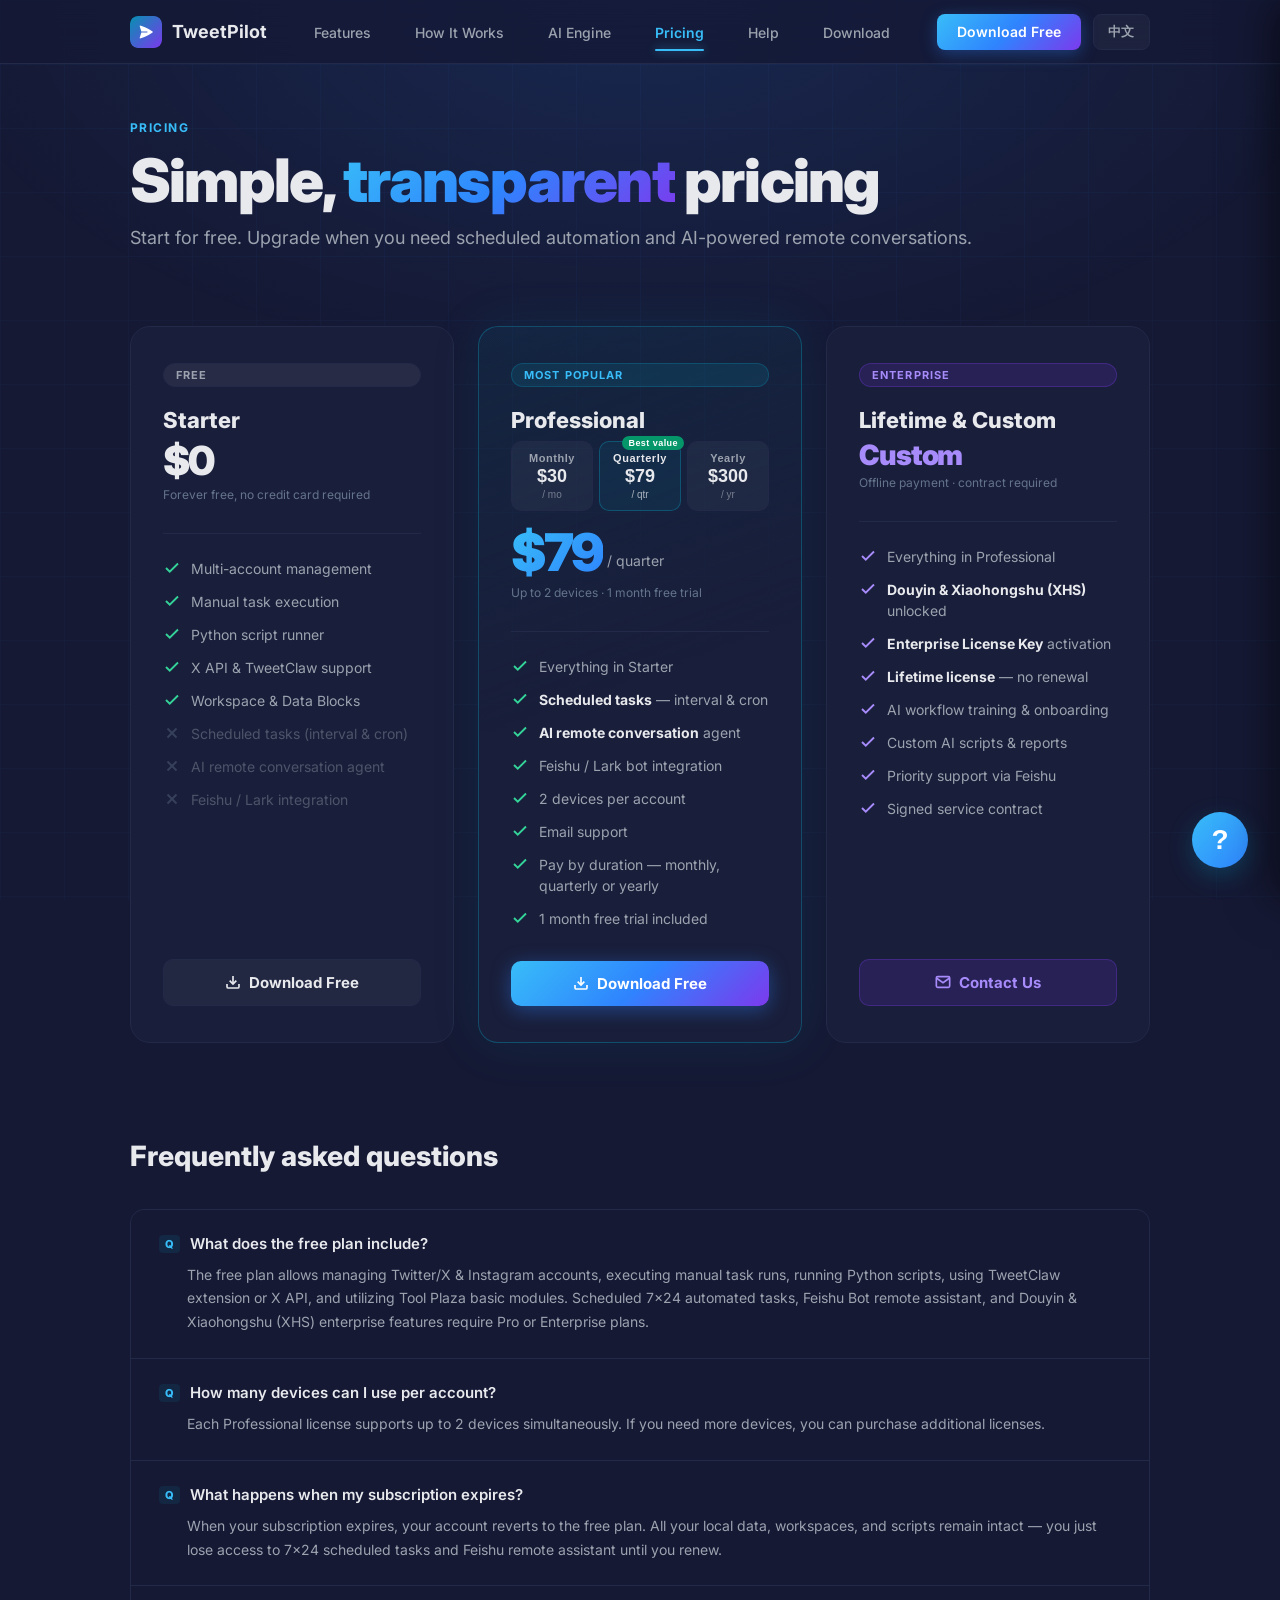
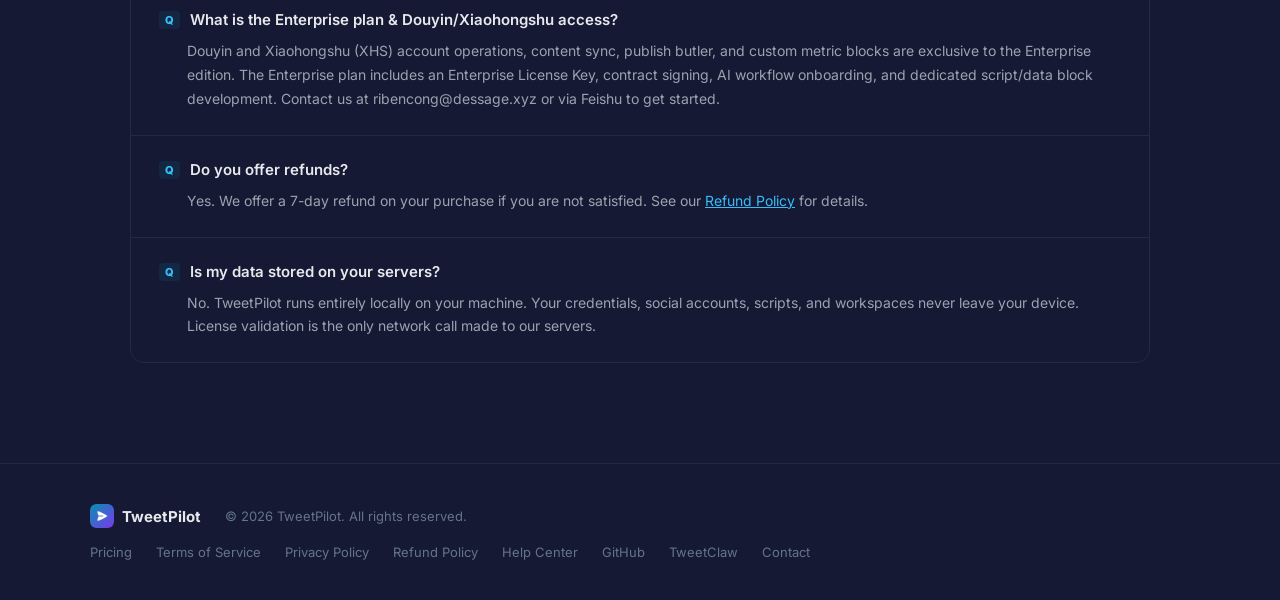
<file: pricing.html>
<!DOCTYPE html>
<html lang="en" data-title-key="pricing.title">
<head>
  <meta charset="UTF-8" />
  <meta name="viewport" content="width=device-width, initial-scale=1.0" />
  <title>Pricing — TweetPilot</title>
  <script src="/i18n.js?v=1.3"></script>
  <script src="/help-widget.js?v=1.3"></script>
  <script>
    var PORTAL_URL = 'https://account.tweetpilot.dessage.xyz/';
  </script>
  <link rel="icon" type="image/svg+xml" href="/favicon.svg" />
  <link rel="icon" type="image/png" sizes="32x32" href="/favicon-32x32.png" />
  <link rel="icon" type="image/png" sizes="16x16" href="/favicon-16x16.png" />
  <link rel="apple-touch-icon" sizes="180x180" href="/apple-touch-icon.png" />
  <link rel="shortcut icon" href="/favicon.ico" />
  <link rel="preconnect" href="https://fonts.googleapis.com" />
  <link rel="preconnect" href="https://fonts.gstatic.com" crossorigin />
  <link href="https://fonts.googleapis.com/css2?family=Inter:wght@300;400;500;600;700;800;900&display=swap" rel="stylesheet" />
  <style>
    *, *::before, *::after { box-sizing: border-box; margin: 0; padding: 0; }
    :root {
      --color-primary: #2F84FE;
      --color-secondary: #38BDF8;
      --color-cta: #059669;
      --color-cta-hover: #047857;
      --color-bg: #151934;
      --color-bg-2: #1C2340;
      --color-bg-3: #191E3A;
      --color-surface: rgba(255,255,255,0.04);
      --color-surface-hover: rgba(255,255,255,0.07);
      --color-border: #232948;
      --color-border-bright: rgba(47,132,254,0.35);
      --color-text: #E8E9ED;
      --color-text-muted: #9CA3AF;
      --color-text-dim: #64748B;
    }
    html { scroll-behavior: smooth; }
    body { font-family: 'Inter', sans-serif; background: var(--color-bg); color: var(--color-text); overflow-x: hidden; -webkit-font-smoothing: antialiased; }
    ::-webkit-scrollbar { width: 6px; }
    ::-webkit-scrollbar-track { background: var(--color-bg); }
    ::-webkit-scrollbar-thumb { background: var(--color-primary); border-radius: 3px; }
    .grid-bg { position: fixed; inset: 0; z-index: 0; pointer-events: none;
      background-image: linear-gradient(rgba(47,132,254,0.04) 1px, transparent 1px), linear-gradient(90deg, rgba(47,132,254,0.04) 1px, transparent 1px);
      background-size: 64px 64px; }
    .grid-bg::after { content: ''; position: absolute; inset: 0;
      background: radial-gradient(ellipse 80% 60% at 50% 0%, rgba(47,132,254,0.14) 0%, transparent 70%); }

    /* Nav */
    nav { position: fixed; top: 0; left: 0; right: 0; z-index: 100;
      height: 64px; background: rgba(21, 25, 52, 0.75); backdrop-filter: blur(20px); border-bottom: 1px solid var(--color-border); }
    .nav-inner { max-width: 1100px; margin: 0 auto; display: flex; align-items: center; justify-content: space-between; height: 100%; padding: 0 40px; }
    .nav-logo { display: flex; align-items: center; gap: 10px; font-size: 18px; font-weight: 700; color: var(--color-text); text-decoration: none; }
    .nav-links { display: flex; align-items: center; gap: 16px; list-style: none; }
    .nav-links a {
      position: relative;
      color: var(--color-text-muted); text-decoration: none;
      font-size: 14px; font-weight: 500;
      padding: 6px 14px;
      border-radius: 8px;
      transition: all 200ms ease;
    }
    .nav-links a:hover {
      color: var(--color-text);
      background: rgba(255, 255, 255, 0.05);
    }
    .nav-links a.active {
      color: #38BDF8;
      background: transparent;
      font-weight: 600;
    }
    .nav-links a.active::after {
      content: '';
      position: absolute;
      bottom: -4px;
      left: 14px;
      right: 14px;
      height: 2px;
      background: #38BDF8;
      border-radius: 2px;
      box-shadow: 0 0 8px rgba(56, 189, 248, 0.6);
    }
    .nav-cta {
      display: inline-flex; align-items: center; justify-content: center;
      background: linear-gradient(135deg, #38BDF8 0%, #2F84FE 50%, #7C3AED 100%);
      color: white; font-size: 14px; font-weight: 600; padding: 0 20px; height: 36px; border-radius: 8px; text-decoration: none;
      transition: all 200ms ease; box-shadow: 0 4px 16px rgba(47, 132, 254, 0.35);
    }
    .nav-cta:hover {
      background: linear-gradient(135deg, #0284C7 0%, #1D4ED8 50%, #6D28D9 100%);
    }
    .nav-account { color: var(--color-text-muted); font-size: 14px; font-weight: 500; padding: 7px 16px; border-radius: 8px; border: 1px solid var(--color-border); text-decoration: none; transition: all 200ms ease; }
    .nav-account:hover { color: var(--color-text); background: var(--color-surface-hover); }

    /* Page */
    .page { position: relative; z-index: 1; padding: 120px 40px 100px; max-width: 1100px; margin: 0 auto; }
    .page-label { font-size: 12px; font-weight: 700; letter-spacing: 0.12em; text-transform: uppercase; color: var(--color-secondary); margin-bottom: 12px; display: block; }
    .page-title { font-size: clamp(36px, 5vw, 60px); font-weight: 900; line-height: 1.1; letter-spacing: -0.03em; margin-bottom: 10px; }
    .gradient-text { background: linear-gradient(135deg, var(--color-secondary), var(--color-primary), #7C3AED); -webkit-background-clip: text; -webkit-text-fill-color: transparent; background-clip: text; }
    .page-sub { font-size: 18px; color: var(--color-text-muted); line-height: 1.7; width: 100%; max-width: 100%; margin-bottom: 72px; }

    /* Pricing grid */
    .pricing-grid { display: grid; grid-template-columns: repeat(3, 1fr); gap: 24px; align-items: stretch; }

    .plan-card {
      background: var(--color-bg-3);
      border: 1px solid var(--color-border);
      border-radius: 20px; padding: 36px 32px;
      transition: all 250ms ease;
      position: relative; overflow: hidden;
      display: flex; flex-direction: column;
    }
    .plan-card:hover { background: var(--color-surface-hover); }
    .plan-card.featured {
      border-color: rgba(8,145,178,0.4);
      background: linear-gradient(160deg, rgba(8,145,178,0.1) 0%, var(--color-bg-3) 50%);
      box-shadow: 0 0 50px rgba(8,145,178,0.12);
    }
    .plan-card.featured:hover { background: linear-gradient(160deg, rgba(8,145,178,0.18) 0%, var(--color-bg-3) 50%); }
    .plan-badge {
      display: inline-block; font-size: 11px; font-weight: 700; letter-spacing: 0.1em; text-transform: uppercase;
      padding: 4px 12px; border-radius: 100px; margin-bottom: 20px;
    }
    .plan-badge.free { background: rgba(255,255,255,0.06); color: var(--color-text-muted); border: 1px solid var(--color-border); }
    .plan-badge.pro { background: rgba(8,145,178,0.15); color: var(--color-secondary); border: 1px solid rgba(8,145,178,0.3); }
    .plan-badge.enterprise { background: rgba(124,58,237,0.15); color: #A78BFA; border: 1px solid rgba(124,58,237,0.3); }
    .plan-name { font-size: 22px; font-weight: 800; color: var(--color-text); margin-bottom: 8px; }
    .plan-price { display: flex; align-items: flex-end; gap: 4px; margin-bottom: 6px; }
    .plan-price-num { font-size: 52px; font-weight: 900; letter-spacing: -0.04em; line-height: 1; }
    .plan-price-num.free-num { font-size: 40px; color: var(--color-text); }
    .plan-price-num.pro-num { background: linear-gradient(135deg, var(--color-secondary), var(--color-primary)); -webkit-background-clip: text; -webkit-text-fill-color: transparent; background-clip: text; }
    .plan-price-num.ent-num { color: #A78BFA; font-size: 28px; }
    .plan-price-period { font-size: 14px; color: var(--color-text-muted); padding-bottom: 10px; }
    .plan-price-sub { font-size: 12px; color: var(--color-text-dim); margin-bottom: 28px; min-height: 18px; }

    .plan-divider { height: 1px; background: var(--color-border); margin-bottom: 24px; }

    .plan-features { list-style: none; display: flex; flex-direction: column; gap: 12px; margin-bottom: 32px; flex: 1; }
    .plan-feature { display: flex; align-items: flex-start; gap: 10px; font-size: 14px; color: var(--color-text-muted); line-height: 1.5; }
    .plan-feature.disabled { opacity: 0.4; }
    .feat-icon { width: 18px; height: 18px; flex-shrink: 0; margin-top: 1px; }
    .feat-icon.check { color: #34D399; }
    .feat-icon.cross { color: var(--color-text-dim); }
    .feat-icon.star { color: #A78BFA; }

    .plan-btn {
      display: flex; align-items: center; justify-content: center; gap: 8px;
      width: 100%; padding: 13px 24px; border-radius: 10px;
      font-size: 15px; font-weight: 700; cursor: pointer; text-decoration: none;
      transition: all 200ms ease; border: none; margin-top: auto;
    }
    .plan-btn.free-btn { background: var(--color-surface); color: var(--color-text); border: 1px solid var(--color-border); }
    .plan-btn.free-btn:hover { background: var(--color-surface-hover); }
    .plan-btn.pro-btn {
      background: linear-gradient(135deg, #38BDF8 0%, #2F84FE 50%, #7C3AED 100%);
      color: white; box-shadow: 0 4px 20px rgba(47,132,254,0.4);
    }
    .plan-btn.pro-btn:hover {
      background: linear-gradient(135deg, #0284C7 0%, #1D4ED8 50%, #6D28D9 100%);
    }
    .plan-btn.ent-btn { background: rgba(124,58,237,0.15); color: #A78BFA; border: 1px solid rgba(124,58,237,0.3); }
    .plan-btn.ent-btn:hover { background: rgba(124,58,237,0.25); }

    /* Duration toggle */
    .plan-duration-toggle { display: flex; gap: 6px; margin-bottom: 16px; }
    .dur-btn {
      flex: 1; display: flex; flex-direction: column; align-items: center; gap: 2px;
      padding: 10px 6px; border-radius: 10px;
      background: var(--color-surface); border: 1px solid var(--color-border);
      color: var(--color-text-muted); cursor: pointer; transition: all 200ms ease;
      position: relative;
    }
    .dur-btn:hover { background: var(--color-surface-hover); }
    .dur-btn.active {
      border-color: rgba(8,145,178,0.4); background: rgba(8,145,178,0.1);
      color: var(--color-text);
    }
    .dur-label { font-size: 11px; font-weight: 600; letter-spacing: 0.05em; }
    .dur-price { font-size: 18px; font-weight: 800; color: var(--color-text); }
    .dur-period { font-size: 10px; opacity: 0.7; }
    .dur-badge {
      position: absolute; top: -6px; right: -4px;
      font-size: 9px; font-weight: 700; letter-spacing: 0.05em;
      padding: 2px 6px; border-radius: 100px;
      background: var(--color-cta); color: white;
    }

    /* Contact Modal */
    .contact-modal-overlay {
      position: fixed; inset: 0; z-index: 1000;
      background: rgba(0,0,0,0.78); backdrop-filter: blur(8px);
      display: flex; align-items: center; justify-content: center;
      opacity: 0; pointer-events: none; transition: opacity 250ms ease;
      padding: 20px;
    }
    .contact-modal-overlay.open { opacity: 1; pointer-events: auto; }
    .contact-modal {
      position: relative;
      background: #0E1A2D;
      border: 1px solid rgba(124,58,237,0.3);
      border-radius: 20px;
      padding: 36px 32px 32px;
      max-width: 400px; width: 100%;
      transform: scale(0.94) translateY(14px); transition: transform 250ms ease;
      box-shadow: 0 24px 80px rgba(0,0,0,0.6), 0 0 80px rgba(124,58,237,0.12);
    }
    .contact-modal-overlay.open .contact-modal { transform: scale(1) translateY(0); }
    .contact-modal-x {
      position: absolute; top: 14px; right: 14px;
      width: 32px; height: 32px; border-radius: 8px;
      background: transparent; border: 1px solid transparent;
      color: var(--color-text-dim); cursor: pointer;
      display: flex; align-items: center; justify-content: center;
      transition: all 180ms ease;
    }
    .contact-modal-x:hover { background: rgba(255,255,255,0.06); border-color: var(--color-border); color: var(--color-text); }
    .contact-modal-title { font-size: 20px; font-weight: 800; color: var(--color-text); margin-bottom: 6px; }
    .contact-modal-sub { font-size: 13px; color: var(--color-text-muted); line-height: 1.6; margin-bottom: 24px; }
    .cm-section { margin-bottom: 22px; }
    .cm-section:last-child { margin-bottom: 0; }
    .cm-section-label { font-size: 10px; font-weight: 700; letter-spacing: 0.12em; text-transform: uppercase; color: #A78BFA; margin-bottom: 10px; }
    .cm-email-row {
      display: flex; align-items: center; justify-content: space-between; gap: 12px;
      background: rgba(124,58,237,0.06); border: 1px solid rgba(124,58,237,0.18);
      border-radius: 10px; padding: 10px 12px 10px 14px;
      flex-wrap: wrap;
    }
    .cm-email-addr { font-size: 13px; color: var(--color-text); font-family: 'JetBrains Mono', monospace; word-break: break-all; }
    .cm-email-actions { display: flex; gap: 6px; flex-shrink: 0; }
    .cm-btn {
      display: inline-flex; align-items: center; gap: 5px;
      font-size: 12px; font-weight: 600;
      padding: 6px 11px; border-radius: 7px;
      cursor: pointer; text-decoration: none;
      transition: all 180ms ease; white-space: nowrap; border: 1px solid transparent;
    }
    .cm-btn.primary { background: #7C3AED; color: white; }
    .cm-btn.primary:hover { background: #6D28D9; transform: translateY(-1px); }
    .cm-btn.ghost { background: rgba(124,58,237,0.12); color: #C4B5FD; border-color: rgba(124,58,237,0.25); }
    .cm-btn.ghost:hover { background: rgba(124,58,237,0.22); color: #A78BFA; }
    .cm-btn.ghost.copied { background: rgba(52,211,153,0.12); border-color: rgba(52,211,153,0.3); color: #34D399; }
    .cm-qr {
      display: block; margin: 0 auto;
      width: 200px; height: 200px;
      border-radius: 10px; object-fit: cover;
      border: 1px solid rgba(124,58,237,0.2);
      background: rgba(124,58,237,0.04);
    }
    .cm-qr-hint { text-align: center; font-size: 12px; color: var(--color-text-dim); margin-top: 10px; }

    /* FAQ */
    .faq { margin-top: 96px; }
    .faq-title { font-size: 28px; font-weight: 800; color: var(--color-text); margin-bottom: 36px; }
    .faq-list { display: flex; flex-direction: column; gap: 1px; background: var(--color-border); border: 1px solid var(--color-border); border-radius: 14px; overflow: hidden; }
    .faq-item { background: var(--color-bg); padding: 24px 28px; }
    .faq-q { font-size: 15px; font-weight: 600; color: var(--color-text); margin-bottom: 10px; display: flex; align-items: flex-start; gap: 10px; }
    .faq-q::before { content: 'Q'; font-size: 11px; font-weight: 800; color: var(--color-secondary); background: rgba(8,145,178,0.12); border-radius: 4px; padding: 2px 6px; margin-top: 1px; flex-shrink: 0; }
    .faq-a { font-size: 14px; color: var(--color-text-muted); line-height: 1.7; padding-left: 28px; }

    /* Footer */
    footer { border-top: 1px solid var(--color-border); padding: 40px; position: relative; z-index: 1; }
    .footer-inner { max-width: 1100px; margin: 0 auto; display: flex; align-items: center; justify-content: space-between; flex-wrap: wrap; gap: 16px; }
    .footer-logo { display: flex; align-items: center; gap: 8px; text-decoration: none; color: var(--color-text); font-weight: 700; font-size: 15px; }
    .footer-copy { font-size: 13px; color: var(--color-text-dim); margin-left: 8px; }
    .footer-links { display: flex; gap: 24px; flex-wrap: wrap; }
    .footer-links a { font-size: 13px; color: var(--color-text-dim); text-decoration: none; transition: color 200ms; }
    .footer-links a:hover { color: var(--color-primary); }
    .nav-right { display: flex; align-items: center; gap: 12px; }
    .nav-lang-toggle {
      display: inline-flex; align-items: center; justify-content: center;
      background: var(--color-surface);
      color: var(--color-text-muted);
      font-size: 13px; font-weight: 700; letter-spacing: 0.05em;
      padding: 0 14px; height: 36px; border-radius: 8px;
      border: 1px solid var(--color-border);
      cursor: pointer; transition: all 200ms ease;
    }
    .nav-lang-toggle:hover { color: var(--color-primary); background: var(--color-surface-hover); }

    @media (max-width: 1024px) { .pricing-grid { grid-template-columns: 1fr 1fr; } }
    @media (max-width: 768px) {
      nav { padding: 0 20px; } .nav-links { display: none; }
      .page { padding: 100px 20px 60px; }
      .pricing-grid { grid-template-columns: 1fr; }
      footer { padding: 32px 20px; } .footer-inner { flex-direction: column; align-items: flex-start; }
    }
    @media (prefers-reduced-motion: reduce) { *, *::before, *::after { animation-duration: 0.01ms !important; transition-duration: 0.01ms !important; } }
  </style>
</head>
<body>
<div class="grid-bg"></div>

<nav>
 <div class="nav-inner">
  <a class="nav-logo" href="/">
    <img src="logo.png" width="32" height="32" alt="TweetPilot" style="border-radius:8px;" />
    TweetPilot
  </a>
  <ul class="nav-links">
    <li><a href="/#features" data-i18n="nav.features">Features</a></li>
    <li><a href="/#how-it-works" data-i18n="nav.how_it_works">How It Works</a></li>
    <li><a href="/#ai" data-i18n="nav.ai_engine">AI Engine</a></li>
    <li><a href="/pricing.html" class="active" data-i18n="nav.pricing">Pricing</a></li>
    <li><a href="/help.html" data-i18n="nav.help">Help</a></li>
    <li><a href="/#download" data-i18n="nav.download">Download</a></li>
  </ul>
  <div class="nav-right">
    <a class="nav-cta" href="/#download" data-i18n="nav.download_free">Download Free</a>
    <button id="lang-toggle" class="nav-lang-toggle" onclick="toggleLang()" type="button">中文</button>
  </div>
 </div>
</nav>

<div class="page">
  <span class="page-label" data-i18n="pp.label">Pricing</span>
  <h1 class="page-title"><span data-i18n="pp.title_before">Simple, </span><span class="gradient-text" data-i18n="pp.title_gradient">transparent</span><span data-i18n="pp.title_after"> pricing</span></h1>
  <p class="page-sub" data-i18n="pp.sub">Start for free. Upgrade when you need scheduled automation and AI-powered remote conversations.</p>

  <div class="pricing-grid">
    <!-- Free -->
    <div class="plan-card">
      <span class="plan-badge free" data-i18n="plan.free_badge">Free</span>
      <div class="plan-name" data-i18n="plan.free_name">Starter</div>
      <div class="plan-price">
        <span class="plan-price-num free-num">$0</span>
      </div>
      <div class="plan-price-sub" data-i18n="plan.free_sub">Forever free, no credit card required</div>
      <div class="plan-divider"></div>
      <ul class="plan-features">
        <li class="plan-feature">
          <svg class="feat-icon check" viewBox="0 0 24 24" fill="none" stroke="currentColor" stroke-width="2.5"><polyline points="20 6 9 17 4 12"/></svg>
          <span data-i18n="plan.feat_multi_account">Multi-account management</span>
        </li>
        <li class="plan-feature">
          <svg class="feat-icon check" viewBox="0 0 24 24" fill="none" stroke="currentColor" stroke-width="2.5"><polyline points="20 6 9 17 4 12"/></svg>
          <span data-i18n="plan.feat_manual_task">Manual task execution</span>
        </li>
        <li class="plan-feature">
          <svg class="feat-icon check" viewBox="0 0 24 24" fill="none" stroke="currentColor" stroke-width="2.5"><polyline points="20 6 9 17 4 12"/></svg>
          <span data-i18n="plan.feat_python">Python script runner</span>
        </li>
        <li class="plan-feature">
          <svg class="feat-icon check" viewBox="0 0 24 24" fill="none" stroke="currentColor" stroke-width="2.5"><polyline points="20 6 9 17 4 12"/></svg>
          <span data-i18n="plan.feat_x_api">X API &amp; TweetClaw support</span>
        </li>
        <li class="plan-feature">
          <svg class="feat-icon check" viewBox="0 0 24 24" fill="none" stroke="currentColor" stroke-width="2.5"><polyline points="20 6 9 17 4 12"/></svg>
          <span data-i18n="plan.feat_workspace">Workspace &amp; Data Blocks</span>
        </li>
        <li class="plan-feature disabled">
          <svg class="feat-icon cross" viewBox="0 0 24 24" fill="none" stroke="currentColor" stroke-width="2.5"><line x1="18" y1="6" x2="6" y2="18"/><line x1="6" y1="6" x2="18" y2="18"/></svg>
          <span data-i18n="plan.feat_scheduled_no">Scheduled tasks (interval &amp; cron)</span>
        </li>
        <li class="plan-feature disabled">
          <svg class="feat-icon cross" viewBox="0 0 24 24" fill="none" stroke="currentColor" stroke-width="2.5"><line x1="18" y1="6" x2="6" y2="18"/><line x1="6" y1="6" x2="18" y2="18"/></svg>
          <span data-i18n="plan.feat_ai_agent_no">AI remote conversation agent</span>
        </li>
        <li class="plan-feature disabled">
          <svg class="feat-icon cross" viewBox="0 0 24 24" fill="none" stroke="currentColor" stroke-width="2.5"><line x1="18" y1="6" x2="6" y2="18"/><line x1="6" y1="6" x2="18" y2="18"/></svg>
          <span data-i18n="plan.feat_feishu_no">Feishu / Lark integration</span>
        </li>
      </ul>
      <a class="plan-btn free-btn" href="/#download">
        <svg width="16" height="16" fill="none" stroke="currentColor" stroke-width="2.5" viewBox="0 0 24 24"><path d="M21 15v4a2 2 0 01-2 2H5a2 2 0 01-2-2v-4"/><polyline points="7 10 12 15 17 10"/><line x1="12" y1="15" x2="12" y2="3"/></svg>
        <span data-i18n="plan.free_btn">Download Free</span>
      </a>
    </div>

    <!-- Pro -->
    <div class="plan-card featured">
      <span class="plan-badge pro" data-i18n="plan.pro_badge">Most Popular</span>
      <div class="plan-name" data-i18n="plan.pro_name">Professional</div>

      <!-- Duration toggle -->
      <div class="plan-duration-toggle">
        <button class="dur-btn" data-dur="monthly" onclick="setDuration('monthly')">
          <span class="dur-label" data-i18n="plan.dur_monthly_label">Monthly</span>
          <span class="dur-price">$30</span>
          <span class="dur-period" data-i18n="plan.dur_monthly_period">/ mo</span>
        </button>
        <button class="dur-btn active" data-dur="quarterly" onclick="setDuration('quarterly')">
          <span class="dur-label" data-i18n="plan.dur_quarterly_label">Quarterly</span>
          <span class="dur-price">$79</span>
          <span class="dur-period" data-i18n="plan.dur_quarterly_period">/ qtr</span>
          <span class="dur-badge" data-i18n="plan.dur_best_value">Best value</span>
        </button>
        <button class="dur-btn" data-dur="yearly" onclick="setDuration('yearly')">
          <span class="dur-label" data-i18n="plan.dur_yearly_label">Yearly</span>
          <span class="dur-price">$300</span>
          <span class="dur-period" data-i18n="plan.dur_yearly_period">/ yr</span>
        </button>
      </div>

      <div class="plan-price" id="proDisplayPrice">
        <span class="plan-price-num pro-num">$79</span>
        <span class="plan-price-period" data-i18n="plan.pro_period_quarterly">/ quarter</span>
      </div>
      <div class="plan-price-sub" data-i18n="plan.pro_sub">1 license · up to 2 devices · 1 month free trial</div>
      <div class="plan-divider"></div>
      <ul class="plan-features">
        <li class="plan-feature">
          <svg class="feat-icon check" viewBox="0 0 24 24" fill="none" stroke="currentColor" stroke-width="2.5"><polyline points="20 6 9 17 4 12"/></svg>
          <span data-i18n="plan.feat_everything_starter">Everything in Starter</span>
        </li>
        <li class="plan-feature">
          <svg class="feat-icon check" viewBox="0 0 24 24" fill="none" stroke="currentColor" stroke-width="2.5"><polyline points="20 6 9 17 4 12"/></svg>
          <span data-i18n-html="plan.feat_scheduled"><strong style="color:var(--color-text);">Scheduled tasks</strong> — interval &amp; cron</span>
        </li>
        <li class="plan-feature">
          <svg class="feat-icon check" viewBox="0 0 24 24" fill="none" stroke="currentColor" stroke-width="2.5"><polyline points="20 6 9 17 4 12"/></svg>
          <span data-i18n-html="plan.feat_ai_agent"><strong style="color:var(--color-text);">AI remote conversation</strong> agent</span>
        </li>
        <li class="plan-feature">
          <svg class="feat-icon check" viewBox="0 0 24 24" fill="none" stroke="currentColor" stroke-width="2.5"><polyline points="20 6 9 17 4 12"/></svg>
          <span data-i18n="plan.feat_feishu_bot">Feishu / Lark bot integration</span>
        </li>
        <li class="plan-feature">
          <svg class="feat-icon check" viewBox="0 0 24 24" fill="none" stroke="currentColor" stroke-width="2.5"><polyline points="20 6 9 17 4 12"/></svg>
          <span data-i18n="plan.feat_2devices">2 devices per license</span>
        </li>
        <li class="plan-feature">
          <svg class="feat-icon check" viewBox="0 0 24 24" fill="none" stroke="currentColor" stroke-width="2.5"><polyline points="20 6 9 17 4 12"/></svg>
          <span data-i18n="plan.feat_email_support">Email support</span>
        </li>
        <li class="plan-feature">
          <svg class="feat-icon check" viewBox="0 0 24 24" fill="none" stroke="currentColor" stroke-width="2.5"><polyline points="20 6 9 17 4 12"/></svg>
          <span data-i18n="plan.feat_duration">Pay by duration — monthly, quarterly or yearly</span>
        </li>
        <li class="plan-feature">
          <svg class="feat-icon check" viewBox="0 0 24 24" fill="none" stroke="currentColor" stroke-width="2.5"><polyline points="20 6 9 17 4 12"/></svg>
          <span data-i18n="plan.feat_trial">1 month free trial included</span>
        </li>
      </ul>
      <a class="plan-btn pro-btn" href="/#download">
        <svg width="16" height="16" fill="none" stroke="currentColor" stroke-width="2.5" viewBox="0 0 24 24"><path d="M21 15v4a2 2 0 01-2 2H5a2 2 0 01-2-2v-4"/><polyline points="7 10 12 15 17 10"/><line x1="12" y1="15" x2="12" y2="3"/></svg>
        <span data-i18n="plan.free_btn">Download Free</span>
      </a>
    </div>

    <!-- Enterprise -->
    <div class="plan-card" id="contact">
      <span class="plan-badge enterprise" data-i18n="plan.ent_badge">Enterprise</span>
      <div class="plan-name" data-i18n="plan.ent_name">Lifetime &amp; Custom</div>
      <div class="plan-price">
        <span class="plan-price-num ent-num" data-i18n="plan.ent_price">Custom</span>
      </div>
      <div class="plan-price-sub" data-i18n="plan.ent_sub_pricing">Offline payment · contract required</div>
      <div class="plan-divider"></div>
      <ul class="plan-features">
        <li class="plan-feature">
          <svg class="feat-icon star" viewBox="0 0 24 24" fill="none" stroke="currentColor" stroke-width="2.5"><polyline points="20 6 9 17 4 12"/></svg>
          <span data-i18n-html="plan.feat_everything_pro">Everything in Professional</span>
        </li>
        <li class="plan-feature">
          <svg class="feat-icon star" viewBox="0 0 24 24" fill="none" stroke="currentColor" stroke-width="2.5"><polyline points="20 6 9 17 4 12"/></svg>
          <span data-i18n-html="plan.feat_xhs_douyin"><strong style="color:var(--color-text);">Douyin &amp; Xiaohongshu (XHS)</strong> unlocked</span>
        </li>
        <li class="plan-feature">
          <svg class="feat-icon star" viewBox="0 0 24 24" fill="none" stroke="currentColor" stroke-width="2.5"><polyline points="20 6 9 17 4 12"/></svg>
          <span data-i18n-html="plan.feat_license"><strong style="color:var(--color-text);">Enterprise License Key</strong> activation</span>
        </li>
        <li class="plan-feature">
          <svg class="feat-icon star" viewBox="0 0 24 24" fill="none" stroke="currentColor" stroke-width="2.5"><polyline points="20 6 9 17 4 12"/></svg>
          <span data-i18n-html="plan.feat_lifetime"><strong style="color:var(--color-text);">Lifetime license</strong> — no renewal</span>
        </li>
        <li class="plan-feature">
          <svg class="feat-icon star" viewBox="0 0 24 24" fill="none" stroke="currentColor" stroke-width="2.5"><polyline points="20 6 9 17 4 12"/></svg>
          <span data-i18n-html="plan.feat_training">AI workflow training &amp; onboarding</span>
        </li>
        <li class="plan-feature">
          <svg class="feat-icon star" viewBox="0 0 24 24" fill="none" stroke="currentColor" stroke-width="2.5"><polyline points="20 6 9 17 4 12"/></svg>
          <span data-i18n-html="plan.feat_custom_scripts">Custom AI scripts &amp; reports</span>
        </li>
        <li class="plan-feature">
          <svg class="feat-icon star" viewBox="0 0 24 24" fill="none" stroke="currentColor" stroke-width="2.5"><polyline points="20 6 9 17 4 12"/></svg>
          <span data-i18n="plan.feat_priority_support">Priority support via Feishu</span>
        </li>
        <li class="plan-feature">
          <svg class="feat-icon star" viewBox="0 0 24 24" fill="none" stroke="currentColor" stroke-width="2.5"><polyline points="20 6 9 17 4 12"/></svg>
          <span data-i18n="plan.feat_contract">Signed service contract</span>
        </li>
      </ul>
      <a class="plan-btn ent-btn" href="javascript:void(0)" onclick="openContactModal()">
        <svg width="16" height="16" fill="none" stroke="currentColor" stroke-width="2.5" viewBox="0 0 24 24"><path d="M4 4h16c1.1 0 2 .9 2 2v12c0 1.1-.9 2-2 2H4c-1.1 0-2-.9-2-2V6c0-1.1.9-2 2-2z"/><polyline points="22,6 12,13 2,6"/></svg>
        <span data-i18n="plan.ent_btn">Contact Us</span>
      </a>
    </div>
  </div>

  <!-- FAQ -->
  <div class="faq">
    <h2 class="faq-title" data-i18n="faq.title">Frequently asked questions</h2>
    <div class="faq-list">
      <div class="faq-item">
        <div class="faq-q" data-i18n="faq.q1">What does the free plan include?</div>
        <div class="faq-a" data-i18n="faq.a1">The free plan lets you manage multiple Twitter/X accounts, run Python scripts manually, use the TweetClaw browser extension or X API, and build workspaces with Data Blocks. The only limitations are scheduled (automatic) tasks and the AI remote conversation agent — those require a paid license.</div>
      </div>
      <div class="faq-item">
        <div class="faq-q" data-i18n="faq.q2">How many devices can I use per license?</div>
        <div class="faq-a" data-i18n="faq.a2">Each Professional license supports up to 2 devices simultaneously. If you need more devices, you can purchase additional licenses.</div>
      </div>
      <div class="faq-item">
        <div class="faq-q" data-i18n="faq.q3">What happens when my paid access expires?</div>
        <div class="faq-a" data-i18n="faq.a3">When your license expires, your account reverts to the free plan. All your data, workspaces, and scripts remain intact — you just lose access to scheduled tasks and the AI conversation agent until you renew.</div>
      </div>
      <div class="faq-item">
        <div class="faq-q" data-i18n="faq.q4">What is the Enterprise Lifetime plan?</div>
        <div class="faq-a" data-i18n="faq.a4">The Lifetime plan is an offline, contract-based arrangement designed for businesses or power users who want a permanent license plus hands-on services: AI workflow training, custom report development, and dedicated script writing. Payment is handled offline with a signed service contract. Contact us at ribencong@dessage.xyz or via Feishu to discuss.</div>
      </div>
      <div class="faq-item">
        <div class="faq-q" data-i18n="faq.q5">Do you offer refunds?</div>
        <div class="faq-a" data-i18n-html="faq.a5">Yes. We offer a 7-day refund on your purchase if you are not satisfied. See our <a href="/refund.html" style="color:var(--color-secondary);">Refund Policy</a> for details.</div>
      </div>
      <div class="faq-item">
        <div class="faq-q" data-i18n="faq.q6">Is my data stored on your servers?</div>
        <div class="faq-a" data-i18n="faq.a6">No. TweetPilot runs entirely locally on your machine. Your credentials, scripts, and workspaces never leave your device. License validation is the only network call made to our servers.</div>
      </div>
    </div>
  </div>
</div>

<!-- Contact Modal -->
<div class="contact-modal-overlay" id="contactModalOverlay" onclick="handleOverlayClick(event)">
  <div class="contact-modal">
    <button class="contact-modal-x" onclick="closeContactModal()" type="button" aria-label="Close">
      <svg width="16" height="16" fill="none" stroke="currentColor" stroke-width="2.5" viewBox="0 0 24 24"><line x1="18" y1="6" x2="6" y2="18"/><line x1="6" y1="6" x2="18" y2="18"/></svg>
    </button>
    <div class="contact-modal-title" data-i18n="modal.title">Get in Touch</div>
    <div class="contact-modal-sub" data-i18n="modal.sub">Reach us via email or scan the Feishu QR code below</div>

    <!-- Email block -->
    <div class="cm-section">
      <div class="cm-section-label" data-i18n="modal.email_label">Email</div>
      <div class="cm-email-row">
        <span class="cm-email-addr">ribencong@dessage.xyz</span>
        <div class="cm-email-actions">
          <a class="cm-btn primary" href="mailto:ribencong@dessage.xyz">
            <svg width="13" height="13" fill="none" stroke="currentColor" stroke-width="2.5" viewBox="0 0 24 24"><path d="M4 4h16c1.1 0 2 .9 2 2v12c0 1.1-.9 2-2 2H4c-1.1 0-2-.9-2-2V6c0-1.1.9-2 2-2z"/><polyline points="22,6 12,13 2,6"/></svg>
            <span data-i18n="modal.send">Send</span>
          </a>
          <button class="cm-btn ghost" id="copyEmailBtn" onclick="copyEmail()" type="button">
            <svg id="copyIcon" width="13" height="13" fill="none" stroke="currentColor" stroke-width="2.5" viewBox="0 0 24 24"><rect x="9" y="9" width="13" height="13" rx="2"/><path d="M5 15H4a2 2 0 01-2-2V4a2 2 0 012-2h9a2 2 0 012 2v1"/></svg>
            <span id="copyEmailText" data-i18n="modal.copy">Copy</span>
          </button>
        </div>
      </div>
    </div>

    <!-- Feishu block -->
    <div class="cm-section">
      <div class="cm-section-label" data-i18n="modal.feishu_label">Feishu / Lark</div>
      <img class="cm-qr" src="feishu.png" alt="Feishu QR Code" />
      <div class="cm-qr-hint" data-i18n="modal.qr_hint">Scan with Feishu app to start a conversation</div>
    </div>
  </div>
</div>

<footer>
  <div class="footer-inner">
    <div style="display:flex;align-items:center;gap:16px;flex-wrap:wrap;">
      <a class="footer-logo" href="/">
        <img src="logo.png" width="24" height="24" alt="TweetPilot" style="border-radius:6px;" />
        TweetPilot
      </a>
      <span class="footer-copy" data-i18n="footer.copyright">© 2026 TweetPilot. All rights reserved.</span>
    </div>
    <div class="footer-links">
      <a href="/pricing.html" data-i18n="nav.pricing">Pricing</a>
      <a href="/terms.html" data-i18n="footer.terms">Terms of Service</a>
      <a href="/privacy.html" data-i18n="footer.privacy">Privacy Policy</a>
      <a href="/refund.html" data-i18n="footer.refund">Refund Policy</a>
      <a href="/help.html" data-i18n="footer.help">Help Center</a>
      <a href="https://github.com/tweetpilot" target="_blank" rel="noopener">GitHub</a>
      <a href="https://chromewebstore.google.com/detail/tweetclaw/nolgcgfoebklpejfgebinnakamjamkna" target="_blank" rel="noopener">TweetClaw</a>
      <a href="javascript:void(0)" onclick="openContactModal()" data-i18n="footer.contact">Contact</a>
    </div>
  </div>
</footer>

<script>
  const DURATIONS = {
    monthly:   { price: '$30',  period: '/ month',  periodKey: 'plan.pro_period_monthly' },
    quarterly: { price: '$79',  period: '/ quarter', periodKey: 'plan.pro_period_quarterly' },
    yearly:    { price: '$300', period: '/ year',   periodKey: 'plan.pro_period_yearly' },
  };
  let selectedDur = 'quarterly';

  function setDuration(dur) {
    selectedDur = dur;
    document.querySelectorAll('.dur-btn').forEach(btn => {
      btn.classList.toggle('active', btn.dataset.dur === dur);
    });
    const cfg = DURATIONS[dur];
    const display = document.getElementById('proDisplayPrice');
    if (display) {
      const num = display.querySelector('.plan-price-num');
      const per = display.querySelector('.plan-price-period');
      if (num) num.textContent = cfg.price;
      if (per) {
        per.textContent = cfg.period;
        per.setAttribute('data-i18n', cfg.periodKey);
        if (window.i18n) {
          const translated = window.i18n.t(cfg.periodKey);
          if (translated !== cfg.periodKey) per.textContent = translated;
        }
      }
    }
    }
  }

  function handleBuyLicense() {
    window.open(PORTAL_URL, '_blank');
  }

  // Copy email
  function copyEmail() {
    const email = 'ribencong@dessage.xyz';
    navigator.clipboard.writeText(email).then(function() {
      const btn = document.getElementById('copyEmailBtn');
      const text = document.getElementById('copyEmailText');
      const icon = document.getElementById('copyIcon');
      btn.classList.add('copied');
      text.textContent = window.i18n ? window.i18n.t('modal.copied') : 'Copied';
      icon.innerHTML = '<polyline points="20 6 9 17 4 12"/>';
      setTimeout(function() {
        btn.classList.remove('copied');
        text.textContent = window.i18n ? window.i18n.t('modal.copy') : 'Copy';
        icon.innerHTML = '<rect x="9" y="9" width="13" height="13" rx="2"/><path d="M5 15H4a2 2 0 01-2-2V4a2 2 0 012-2h9a2 2 0 012 2v1"/>';
      }, 2000);
    });
  }

  // Contact Modal
  function openContactModal() {
    document.getElementById('contactModalOverlay').classList.add('open');
    document.body.style.overflow = 'hidden';
  }
  function closeContactModal() {
    document.getElementById('contactModalOverlay').classList.remove('open');
    document.body.style.overflow = '';
  }
  function handleOverlayClick(e) {
    if (e.target === document.getElementById('contactModalOverlay')) closeContactModal();
  }
  document.addEventListener('keydown', function(e) {
    if (e.key === 'Escape') closeContactModal();
  });

  // Sync toggle state with i18n on load and language changes
  document.addEventListener('DOMContentLoaded', function() {
    setDuration(selectedDur);
  });
  window.addEventListener('tp_lang_changed', function() {
    if (typeof setDuration === 'function') setDuration(selectedDur);
  });
</script>
</body>
</html>
</file>
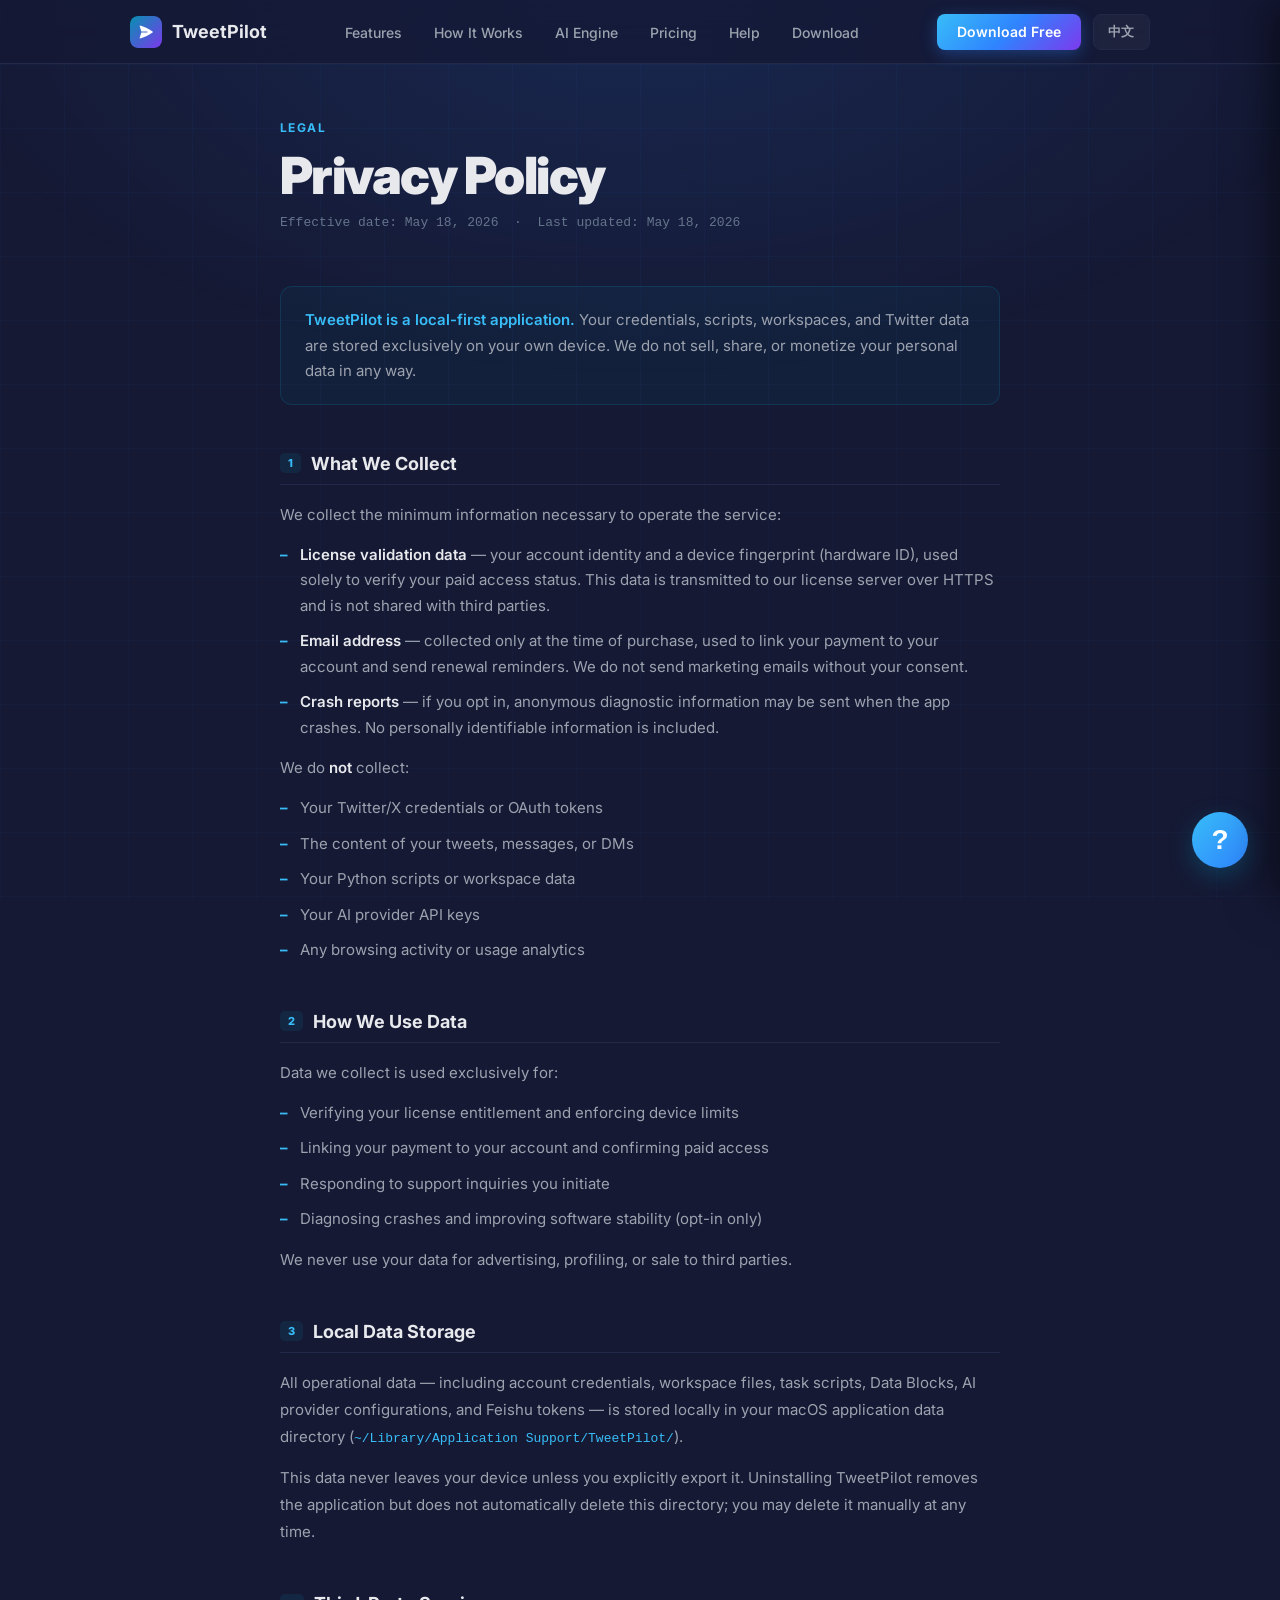
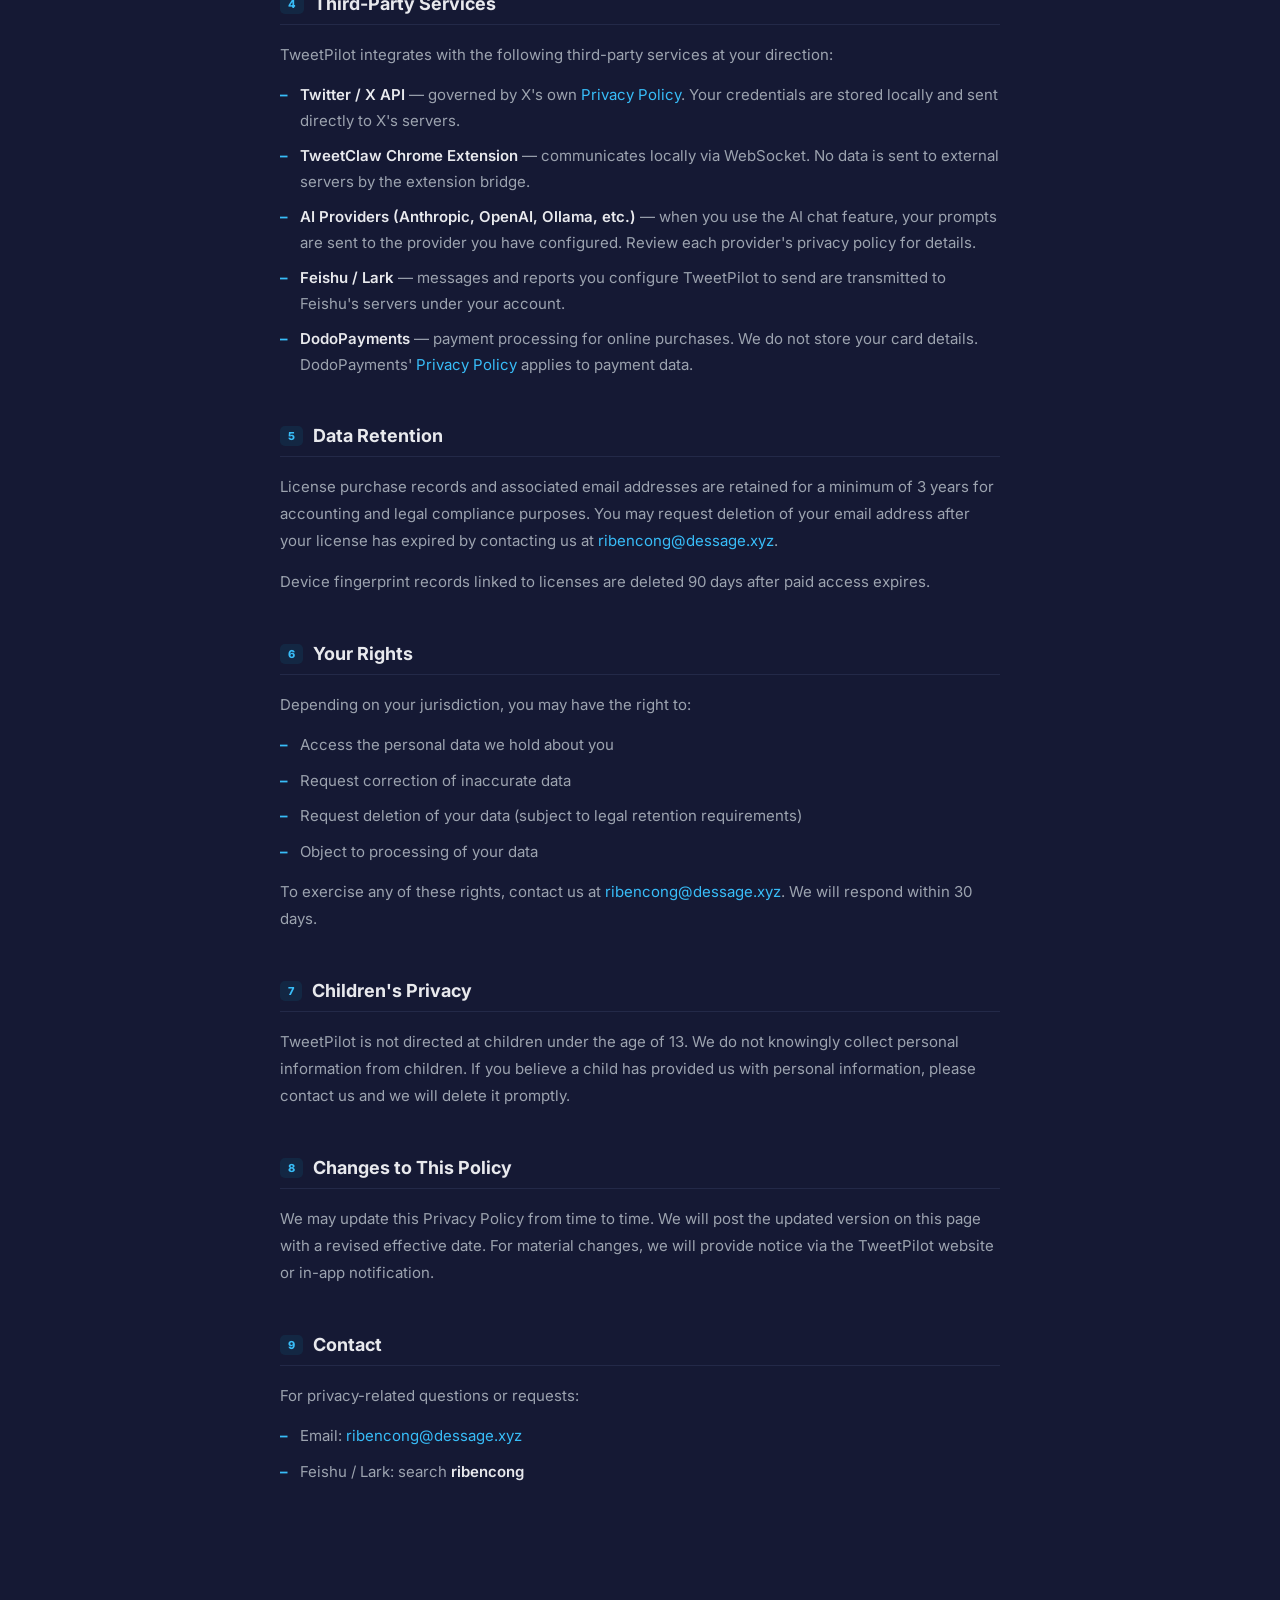
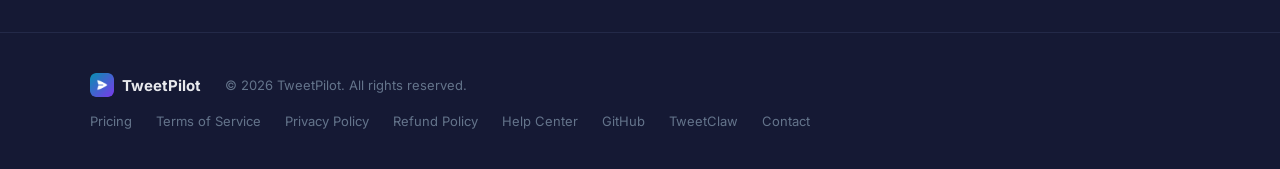
<file: privacy.html>
<!DOCTYPE html>
<html lang="en">
<head>
  <meta charset="UTF-8" />
  <meta name="viewport" content="width=device-width, initial-scale=1.0" />
  <title>Privacy Policy — TweetPilot</title>
  <script src="/i18n.js?v=1.3"></script>
  <script src="/help-widget.js?v=1.3"></script>
  <link rel="icon" type="image/svg+xml" href="/favicon.svg" />
  <link rel="icon" type="image/png" sizes="32x32" href="/favicon-32x32.png" />
  <link rel="icon" type="image/png" sizes="16x16" href="/favicon-16x16.png" />
  <link rel="apple-touch-icon" sizes="180x180" href="/apple-touch-icon.png" />
  <link rel="shortcut icon" href="/favicon.ico" />
  <link rel="preconnect" href="https://fonts.googleapis.com" />
  <link rel="preconnect" href="https://fonts.gstatic.com" crossorigin />
  <link href="https://fonts.googleapis.com/css2?family=Inter:wght@300;400;500;600;700;800;900&display=swap" rel="stylesheet" />
  <style>
    *, *::before, *::after { box-sizing: border-box; margin: 0; padding: 0; }
    :root {
      --color-primary: #2F84FE; --color-secondary: #38BDF8; --color-cta: #059669; --color-cta-hover: #047857;
      --color-bg: #151934; --color-bg-2: #1C2340; --color-bg-3: #191E3A;
      --color-surface: rgba(255,255,255,0.04); --color-border: #232948;
      --color-border-bright: rgba(47,132,254,0.35);
      --color-text: #E8E9ED; --color-text-muted: #9CA3AF; --color-text-dim: #64748B;
    }
    html { scroll-behavior: smooth; }
    body { font-family: 'Inter', sans-serif; background: var(--color-bg); color: var(--color-text); overflow-x: hidden; -webkit-font-smoothing: antialiased; }
    ::-webkit-scrollbar { width: 6px; } ::-webkit-scrollbar-track { background: var(--color-bg); } ::-webkit-scrollbar-thumb { background: var(--color-primary); border-radius: 3px; }
    .grid-bg { position: fixed; inset: 0; z-index: 0; pointer-events: none;
      background-image: linear-gradient(rgba(47,132,254,0.04) 1px, transparent 1px), linear-gradient(90deg, rgba(47,132,254,0.04) 1px, transparent 1px);
      background-size: 64px 64px; }
    .grid-bg::after { content: ''; position: absolute; inset: 0; background: radial-gradient(ellipse 80% 60% at 50% 0%, rgba(47,132,254,0.14) 0%, transparent 70%); }
    nav { position: fixed; top: 0; left: 0; right: 0; z-index: 100;
      height: 64px; background: rgba(21, 25, 52, 0.75); backdrop-filter: blur(20px); border-bottom: 1px solid var(--color-border); }
    .nav-inner { max-width: 1100px; margin: 0 auto; display: flex; align-items: center; justify-content: space-between; height: 100%; padding: 0 40px; }
    .nav-logo { display: flex; align-items: center; gap: 10px; font-size: 18px; font-weight: 700; color: var(--color-text); text-decoration: none; }
    .nav-links { display: flex; align-items: center; gap: 32px; list-style: none; }
    .nav-links a { color: var(--color-text-muted); text-decoration: none; font-size: 14px; font-weight: 500; transition: color 200ms; }
    .nav-links a:hover { color: var(--color-primary); }
    .nav-cta {
      display: inline-flex; align-items: center; justify-content: center;
      background: linear-gradient(135deg, #38BDF8 0%, #2F84FE 50%, #7C3AED 100%);
      color: white; font-size: 14px; font-weight: 600; padding: 0 20px; height: 36px; border-radius: 8px; text-decoration: none;
      transition: all 200ms ease; box-shadow: 0 4px 16px rgba(47, 132, 254, 0.35);
    }
    .nav-cta:hover {
      background: linear-gradient(135deg, #0284C7 0%, #1D4ED8 50%, #6D28D9 100%);
    }
    .nav-right { display: flex; align-items: center; gap: 12px; }
    .nav-lang-toggle {
      display: inline-flex; align-items: center; justify-content: center;
      background: var(--color-surface);
      color: var(--color-text-muted);
      font-size: 13px; font-weight: 700; letter-spacing: 0.05em;
      padding: 0 14px; height: 36px; border-radius: 8px;
      border: 1px solid var(--color-border);
      cursor: pointer; transition: all 200ms ease;
    }
    .nav-lang-toggle:hover { color: var(--color-primary); background: var(--color-surface-hover); }

    .page { position: relative; z-index: 1; padding: 120px 40px 100px; max-width: 800px; margin: 0 auto; }
    .page-label { font-size: 12px; font-weight: 700; letter-spacing: 0.12em; text-transform: uppercase; color: var(--color-secondary); margin-bottom: 12px; display: block; }
    .page-title { font-size: clamp(32px, 4vw, 52px); font-weight: 900; line-height: 1.1; letter-spacing: -0.03em; margin-bottom: 12px; }
    .page-date { font-size: 13px; color: var(--color-text-dim); margin-bottom: 56px; font-family: monospace; }
    .highlight-box { background: rgba(8,145,178,0.06); border: 1px solid rgba(8,145,178,0.2); border-radius: 12px; padding: 20px 24px; margin-bottom: 48px; }
    .highlight-box p { font-size: 15px; color: var(--color-text-muted); line-height: 1.7; }
    .highlight-box strong { color: var(--color-secondary); }
    .doc-section { margin-bottom: 48px; }
    .doc-section h2 { font-size: 18px; font-weight: 700; color: var(--color-text); margin-bottom: 16px; padding-bottom: 10px; border-bottom: 1px solid var(--color-border); display: flex; align-items: center; gap: 10px; }
    .doc-section h2::before { content: attr(data-n); font-size: 11px; font-weight: 800; color: var(--color-secondary); background: rgba(8,145,178,0.12); border-radius: 5px; padding: 3px 8px; }
    .doc-section p { font-size: 15px; color: var(--color-text-muted); line-height: 1.8; margin-bottom: 14px; }
    .doc-section p:last-child { margin-bottom: 0; }
    .doc-section ul { list-style: none; display: flex; flex-direction: column; gap: 10px; margin: 14px 0; }
    .doc-section ul li { font-size: 15px; color: var(--color-text-muted); line-height: 1.7; padding-left: 20px; position: relative; }
    .doc-section ul li::before { content: '–'; position: absolute; left: 0; color: var(--color-secondary); font-weight: 700; }
    .doc-section a { color: var(--color-secondary); text-decoration: none; }
    .doc-section a:hover { text-decoration: underline; }
    strong { color: var(--color-text); font-weight: 600; }
    footer { border-top: 1px solid var(--color-border); padding: 40px; position: relative; z-index: 1; }
    .footer-inner { max-width: 1100px; margin: 0 auto; display: flex; align-items: center; justify-content: space-between; flex-wrap: wrap; gap: 16px; }
    .footer-logo { display: flex; align-items: center; gap: 8px; text-decoration: none; color: var(--color-text); font-weight: 700; font-size: 15px; }
    .footer-copy { font-size: 13px; color: var(--color-text-dim); margin-left: 8px; }
    .footer-links { display: flex; gap: 24px; flex-wrap: wrap; }
    .footer-links a { font-size: 13px; color: var(--color-text-dim); text-decoration: none; transition: color 200ms; }
    .footer-links a:hover { color: var(--color-primary); }
    @media (max-width: 768px) {
      nav { padding: 0 20px; } .nav-links { display: none; }
      .page { padding: 100px 20px 60px; }
      footer { padding: 32px 20px; } .footer-inner { flex-direction: column; align-items: flex-start; }
    }
    @media (prefers-reduced-motion: reduce) { *, *::before, *::after { animation-duration: 0.01ms !important; transition-duration: 0.01ms !important; } }
  </style>
</head>
<body>
<div class="grid-bg"></div>
<nav>
 <div class="nav-inner">
  <a class="nav-logo" href="/">
    <img src="logo.png" width="32" height="32" alt="TweetPilot" style="border-radius:8px;" />
    TweetPilot
  </a>
  <ul class="nav-links">
    <li><a href="/#features" data-i18n="nav.features">Features</a></li>
    <li><a href="/#how-it-works" data-i18n="nav.how_it_works">How It Works</a></li>
    <li><a href="/#ai" data-i18n="nav.ai_engine">AI Engine</a></li>
    <li><a href="/pricing.html" data-i18n="nav.pricing">Pricing</a></li>
    <li><a href="/help.html" data-i18n="nav.help">Help</a></li>
    <li><a href="/#download" data-i18n="nav.download">Download</a></li>
  </ul>
  <div class="nav-right">
    <a class="nav-cta" href="/#download" data-i18n="nav.download_free">Download Free</a>
    <button id="lang-toggle" class="nav-lang-toggle" onclick="toggleLang()" type="button">中文</button>
  </div>
 </div>
</nav>

<div class="page">
  <span class="page-label">Legal</span>
  <h1 class="page-title">Privacy Policy</h1>
  <div class="page-date">Effective date: May 18, 2026 &nbsp;·&nbsp; Last updated: May 18, 2026</div>

  <div class="highlight-box">
    <p><strong>TweetPilot is a local-first application.</strong> Your credentials, scripts, workspaces, and Twitter data are stored exclusively on your own device. We do not sell, share, or monetize your personal data in any way.</p>
  </div>

  <div class="doc-section">
    <h2 data-n="1">What We Collect</h2>
    <p>We collect the minimum information necessary to operate the service:</p>
    <ul>
      <li><strong>License validation data</strong> — your account identity and a device fingerprint (hardware ID), used solely to verify your paid access status. This data is transmitted to our license server over HTTPS and is not shared with third parties.</li>
      <li><strong>Email address</strong> — collected only at the time of purchase, used to link your payment to your account and send renewal reminders. We do not send marketing emails without your consent.</li>
      <li><strong>Crash reports</strong> — if you opt in, anonymous diagnostic information may be sent when the app crashes. No personally identifiable information is included.</li>
    </ul>
    <p>We do <strong>not</strong> collect:</p>
    <ul>
      <li>Your Twitter/X credentials or OAuth tokens</li>
      <li>The content of your tweets, messages, or DMs</li>
      <li>Your Python scripts or workspace data</li>
      <li>Your AI provider API keys</li>
      <li>Any browsing activity or usage analytics</li>
    </ul>
  </div>

  <div class="doc-section">
    <h2 data-n="2">How We Use Data</h2>
    <p>Data we collect is used exclusively for:</p>
    <ul>
      <li>Verifying your license entitlement and enforcing device limits</li>
      <li>Linking your payment to your account and confirming paid access</li>
      <li>Responding to support inquiries you initiate</li>
      <li>Diagnosing crashes and improving software stability (opt-in only)</li>
    </ul>
    <p>We never use your data for advertising, profiling, or sale to third parties.</p>
  </div>

  <div class="doc-section">
    <h2 data-n="3">Local Data Storage</h2>
    <p>All operational data — including account credentials, workspace files, task scripts, Data Blocks, AI provider configurations, and Feishu tokens — is stored locally in your macOS application data directory (<code style="font-family:monospace;font-size:13px;color:var(--color-secondary);">~/Library/Application Support/TweetPilot/</code>).</p>
    <p>This data never leaves your device unless you explicitly export it. Uninstalling TweetPilot removes the application but does not automatically delete this directory; you may delete it manually at any time.</p>
  </div>

  <div class="doc-section">
    <h2 data-n="4">Third-Party Services</h2>
    <p>TweetPilot integrates with the following third-party services at your direction:</p>
    <ul>
      <li><strong>Twitter / X API</strong> — governed by X's own <a href="https://twitter.com/en/privacy" target="_blank" rel="noopener">Privacy Policy</a>. Your credentials are stored locally and sent directly to X's servers.</li>
      <li><strong>TweetClaw Chrome Extension</strong> — communicates locally via WebSocket. No data is sent to external servers by the extension bridge.</li>
      <li><strong>AI Providers (Anthropic, OpenAI, Ollama, etc.)</strong> — when you use the AI chat feature, your prompts are sent to the provider you have configured. Review each provider's privacy policy for details.</li>
      <li><strong>Feishu / Lark</strong> — messages and reports you configure TweetPilot to send are transmitted to Feishu's servers under your account.</li>
      <li><strong>DodoPayments</strong> — payment processing for online purchases. We do not store your card details. DodoPayments' <a href="https://www.dodopayments.com" target="_blank" rel="noopener">Privacy Policy</a> applies to payment data.</li>
    </ul>
  </div>

  <div class="doc-section">
    <h2 data-n="5">Data Retention</h2>
    <p>License purchase records and associated email addresses are retained for a minimum of 3 years for accounting and legal compliance purposes. You may request deletion of your email address after your license has expired by contacting us at <a href="mailto:ribencong@dessage.xyz">ribencong@dessage.xyz</a>.</p>
    <p>Device fingerprint records linked to licenses are deleted 90 days after paid access expires.</p>
  </div>

  <div class="doc-section">
    <h2 data-n="6">Your Rights</h2>
    <p>Depending on your jurisdiction, you may have the right to:</p>
    <ul>
      <li>Access the personal data we hold about you</li>
      <li>Request correction of inaccurate data</li>
      <li>Request deletion of your data (subject to legal retention requirements)</li>
      <li>Object to processing of your data</li>
    </ul>
    <p>To exercise any of these rights, contact us at <a href="mailto:ribencong@dessage.xyz">ribencong@dessage.xyz</a>. We will respond within 30 days.</p>
  </div>

  <div class="doc-section">
    <h2 data-n="7">Children's Privacy</h2>
    <p>TweetPilot is not directed at children under the age of 13. We do not knowingly collect personal information from children. If you believe a child has provided us with personal information, please contact us and we will delete it promptly.</p>
  </div>

  <div class="doc-section">
    <h2 data-n="8">Changes to This Policy</h2>
    <p>We may update this Privacy Policy from time to time. We will post the updated version on this page with a revised effective date. For material changes, we will provide notice via the TweetPilot website or in-app notification.</p>
  </div>

  <div class="doc-section">
    <h2 data-n="9">Contact</h2>
    <p>For privacy-related questions or requests:</p>
    <ul>
      <li>Email: <a href="mailto:ribencong@dessage.xyz">ribencong@dessage.xyz</a></li>
      <li>Feishu / Lark: search <strong>ribencong</strong></li>
    </ul>
  </div>
</div>

<footer>
  <div class="footer-inner">
    <div style="display:flex;align-items:center;gap:16px;flex-wrap:wrap;">
      <a class="footer-logo" href="/"><img src="logo.png" width="24" height="24" alt="TweetPilot" style="border-radius:6px;" /> TweetPilot</a>
      <span class="footer-copy" data-i18n="footer.copyright">© 2026 TweetPilot. All rights reserved.</span>
    </div>
    <div class="footer-links">
      <a href="/pricing.html" data-i18n="nav.pricing">Pricing</a>
      <a href="/terms.html" data-i18n="footer.terms">Terms of Service</a>
      <a href="/privacy.html" data-i18n="footer.privacy">Privacy Policy</a>
      <a href="/refund.html" data-i18n="footer.refund">Refund Policy</a>
      <a href="/help.html" data-i18n="footer.help">Help Center</a>
      <a href="https://github.com/tweetpilot" target="_blank" rel="noopener">GitHub</a>
      <a href="https://chromewebstore.google.com/detail/tweetclaw/nolgcgfoebklpejfgebinnakamjamkna" target="_blank" rel="noopener">TweetClaw</a>
      <a href="mailto:ribencong@dessage.xyz" data-i18n="footer.contact">Contact</a>
    </div>
  </div>
</footer>
</body>
</html>
</file>
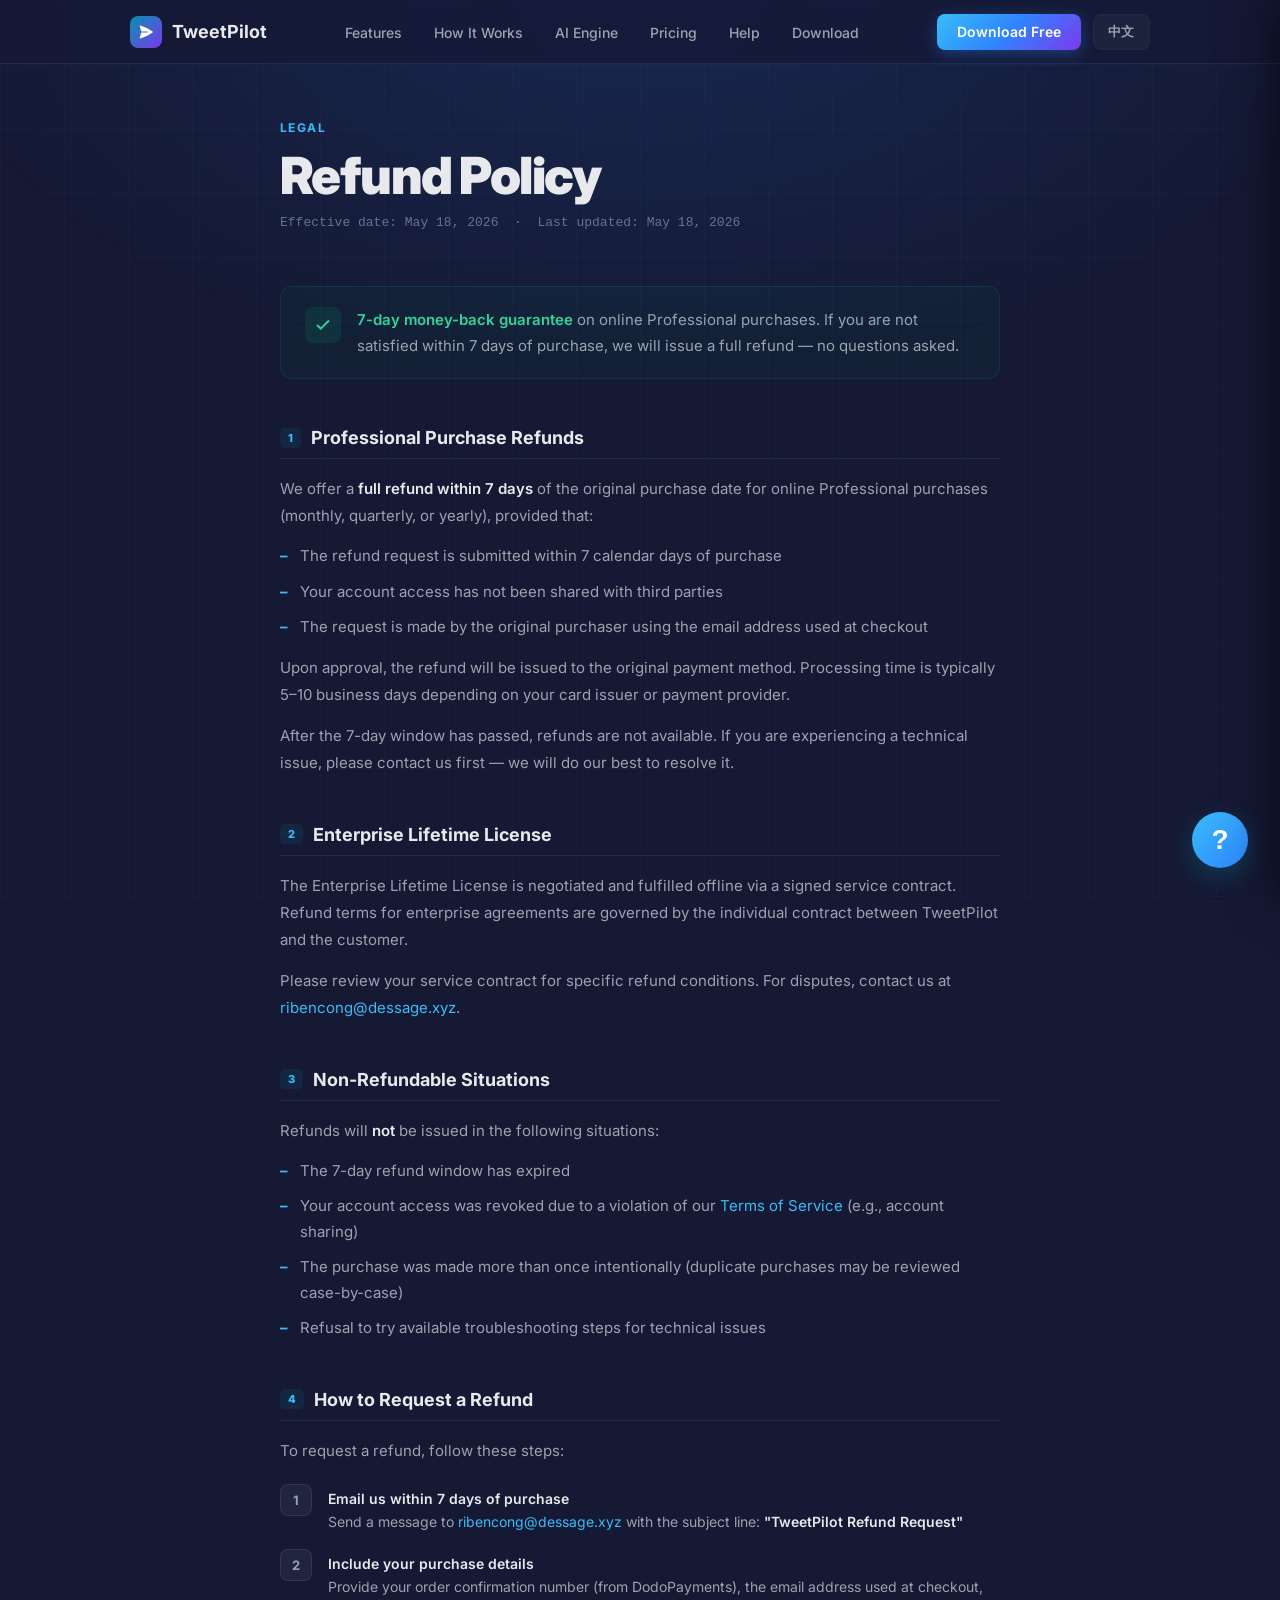
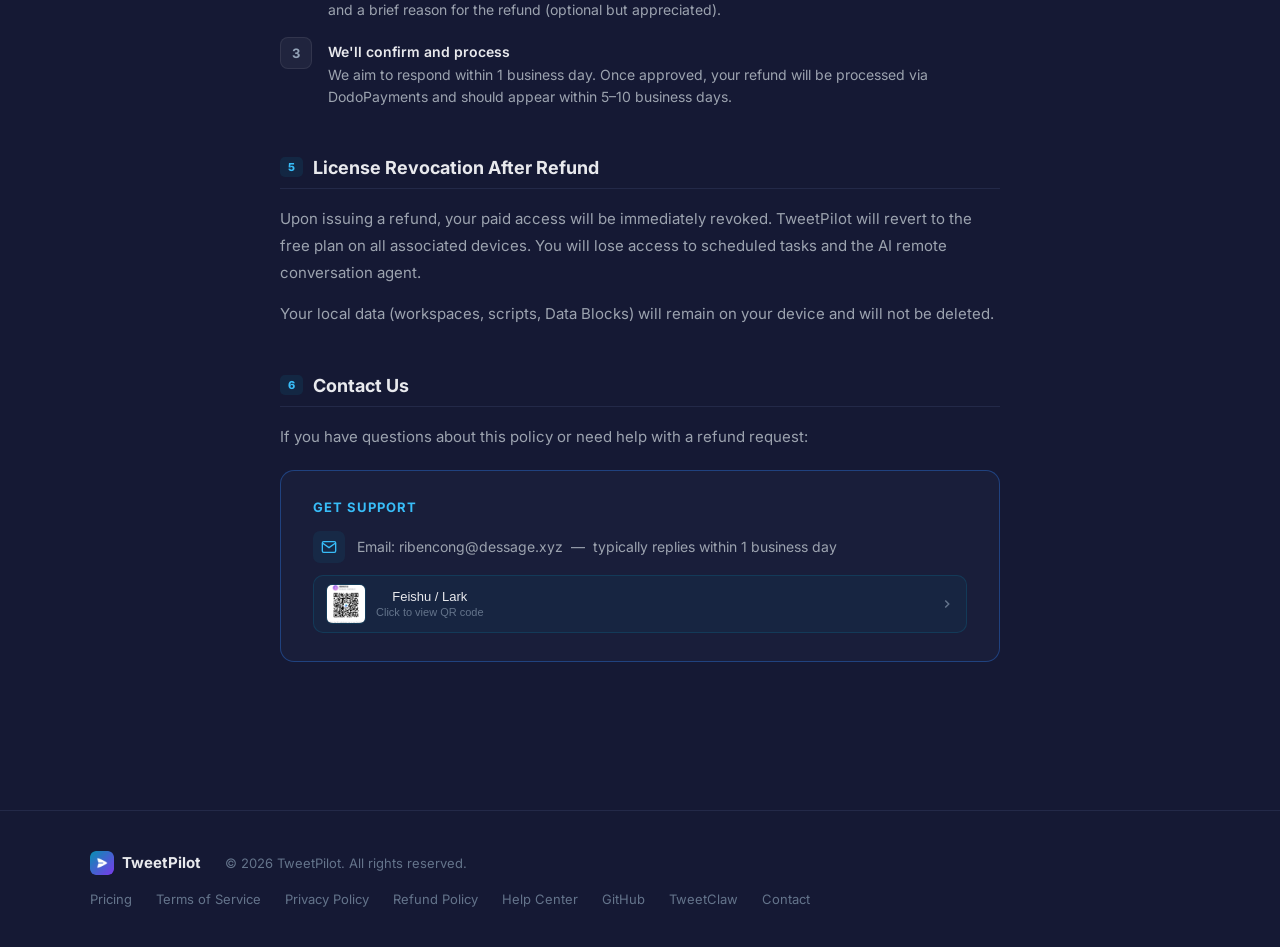
<file: refund.html>
<!DOCTYPE html>
<html lang="en">
<head>
  <meta charset="UTF-8" />
  <meta name="viewport" content="width=device-width, initial-scale=1.0" />
  <title>Refund Policy — TweetPilot</title>
  <script src="/i18n.js?v=1.3"></script>
  <script src="/help-widget.js?v=1.3"></script>
  <link rel="icon" type="image/svg+xml" href="/favicon.svg" />
  <link rel="icon" type="image/png" sizes="32x32" href="/favicon-32x32.png" />
  <link rel="icon" type="image/png" sizes="16x16" href="/favicon-16x16.png" />
  <link rel="apple-touch-icon" sizes="180x180" href="/apple-touch-icon.png" />
  <link rel="shortcut icon" href="/favicon.ico" />
  <link rel="preconnect" href="https://fonts.googleapis.com" />
  <link rel="preconnect" href="https://fonts.gstatic.com" crossorigin />
  <link href="https://fonts.googleapis.com/css2?family=Inter:wght@300;400;500;600;700;800;900&display=swap" rel="stylesheet" />
  <style>
    *, *::before, *::after { box-sizing: border-box; margin: 0; padding: 0; }
    :root {
      --color-primary: #2F84FE; --color-secondary: #38BDF8; --color-cta: #059669; --color-cta-hover: #047857;
      --color-bg: #151934; --color-bg-2: #1C2340; --color-bg-3: #191E3A;
      --color-surface: rgba(255,255,255,0.04); --color-border: #232948;
      --color-border-bright: rgba(47,132,254,0.35);
      --color-text: #E8E9ED; --color-text-muted: #9CA3AF; --color-text-dim: #64748B;
    }
    html { scroll-behavior: smooth; }
    body { font-family: 'Inter', sans-serif; background: var(--color-bg); color: var(--color-text); overflow-x: hidden; -webkit-font-smoothing: antialiased; }
    ::-webkit-scrollbar { width: 6px; } ::-webkit-scrollbar-track { background: var(--color-bg); } ::-webkit-scrollbar-thumb { background: var(--color-primary); border-radius: 3px; }
    .grid-bg { position: fixed; inset: 0; z-index: 0; pointer-events: none;
      background-image: linear-gradient(rgba(47,132,254,0.04) 1px, transparent 1px), linear-gradient(90deg, rgba(47,132,254,0.04) 1px, transparent 1px);
      background-size: 64px 64px; }
    .grid-bg::after { content: ''; position: absolute; inset: 0; background: radial-gradient(ellipse 80% 60% at 50% 0%, rgba(47,132,254,0.14) 0%, transparent 70%); }
    nav { position: fixed; top: 0; left: 0; right: 0; z-index: 100;
      height: 64px; background: rgba(21, 25, 52, 0.75); backdrop-filter: blur(20px); border-bottom: 1px solid var(--color-border); }
    .nav-inner { max-width: 1100px; margin: 0 auto; display: flex; align-items: center; justify-content: space-between; height: 100%; padding: 0 40px; }
    .nav-logo { display: flex; align-items: center; gap: 10px; font-size: 18px; font-weight: 700; color: var(--color-text); text-decoration: none; }
    .nav-links { display: flex; align-items: center; gap: 32px; list-style: none; }
    .nav-links a { color: var(--color-text-muted); text-decoration: none; font-size: 14px; font-weight: 500; transition: color 200ms; }
    .nav-links a:hover { color: var(--color-primary); }
    .nav-cta {
      display: inline-flex; align-items: center; justify-content: center;
      background: linear-gradient(135deg, #38BDF8 0%, #2F84FE 50%, #7C3AED 100%);
      color: white; font-size: 14px; font-weight: 600; padding: 0 20px; height: 36px; border-radius: 8px; text-decoration: none;
      transition: all 200ms ease; box-shadow: 0 4px 16px rgba(47, 132, 254, 0.35);
    }
    .nav-cta:hover {
      background: linear-gradient(135deg, #0284C7 0%, #1D4ED8 50%, #6D28D9 100%);
    }
    .nav-right { display: flex; align-items: center; gap: 12px; }
    .nav-lang-toggle {
      display: inline-flex; align-items: center; justify-content: center;
      background: var(--color-surface);
      color: var(--color-text-muted);
      font-size: 13px; font-weight: 700; letter-spacing: 0.05em;
      padding: 0 14px; height: 36px; border-radius: 8px;
      border: 1px solid var(--color-border);
      cursor: pointer; transition: all 200ms ease;
    }
    .nav-lang-toggle:hover { color: var(--color-primary); background: var(--color-surface-hover); }

    .page { position: relative; z-index: 1; padding: 120px 40px 100px; max-width: 800px; margin: 0 auto; }
    .page-label { font-size: 12px; font-weight: 700; letter-spacing: 0.12em; text-transform: uppercase; color: var(--color-secondary); margin-bottom: 12px; display: block; }
    .page-title { font-size: clamp(32px, 4vw, 52px); font-weight: 900; line-height: 1.1; letter-spacing: -0.03em; margin-bottom: 12px; }
    .page-date { font-size: 13px; color: var(--color-text-dim); margin-bottom: 56px; font-family: monospace; }

    .highlight-box { background: rgba(5,150,105,0.06); border: 1px solid rgba(5,150,105,0.2); border-radius: 12px; padding: 20px 24px; margin-bottom: 48px; display: flex; gap: 16px; align-items: flex-start; }
    .highlight-box-icon { width: 36px; height: 36px; border-radius: 8px; background: rgba(5,150,105,0.15); display: flex; align-items: center; justify-content: center; flex-shrink: 0; color: #34D399; }
    .highlight-box p { font-size: 15px; color: var(--color-text-muted); line-height: 1.7; }
    .highlight-box strong { color: #34D399; }

    .doc-section { margin-bottom: 48px; }
    .doc-section h2 { font-size: 18px; font-weight: 700; color: var(--color-text); margin-bottom: 16px; padding-bottom: 10px; border-bottom: 1px solid var(--color-border); display: flex; align-items: center; gap: 10px; }
    .doc-section h2::before { content: attr(data-n); font-size: 11px; font-weight: 800; color: var(--color-secondary); background: rgba(8,145,178,0.12); border-radius: 5px; padding: 3px 8px; }
    .doc-section p { font-size: 15px; color: var(--color-text-muted); line-height: 1.8; margin-bottom: 14px; }
    .doc-section p:last-child { margin-bottom: 0; }
    .doc-section ul { list-style: none; display: flex; flex-direction: column; gap: 10px; margin: 14px 0; }
    .doc-section ul li { font-size: 15px; color: var(--color-text-muted); line-height: 1.7; padding-left: 20px; position: relative; }
    .doc-section ul li::before { content: '–'; position: absolute; left: 0; color: var(--color-secondary); font-weight: 700; }
    .doc-section a { color: var(--color-secondary); text-decoration: none; }
    .doc-section a:hover { text-decoration: underline; }
    strong { color: var(--color-text); font-weight: 600; }

    /* Steps */
    .steps { display: flex; flex-direction: column; gap: 16px; margin-top: 20px; }
    .step { display: flex; gap: 16px; align-items: flex-start; }
    .step-num { width: 32px; height: 32px; border-radius: 8px; background: rgba(255, 255, 255, 0.05); border: 1px solid rgba(255, 255, 255, 0.08); color: #94A3B8; font-size: 13px; font-weight: 700; display: flex; align-items: center; justify-content: center; flex-shrink: 0; }
    .step-body { padding-top: 6px; }
    .step-title { font-size: 14px; font-weight: 600; color: var(--color-text); margin-bottom: 4px; }
    .step-desc { font-size: 14px; color: var(--color-text-muted); line-height: 1.6; }
    .step-desc a { color: var(--color-secondary); text-decoration: none; }

    /* Contact card */
    .contact-card { background: var(--color-bg-3); border: 1px solid var(--color-border-bright); border-radius: 14px; padding: 28px 32px; margin-top: 20px; }
    .contact-card-title { font-size: 13px; font-weight: 700; letter-spacing: 0.08em; text-transform: uppercase; color: var(--color-secondary); margin-bottom: 16px; }
    .contact-row { display: flex; align-items: center; gap: 12px; font-size: 14px; color: var(--color-text-muted); margin-bottom: 12px; }
    .contact-row:last-child { margin-bottom: 0; }
    .contact-row a { color: var(--color-text-muted); text-decoration: none; transition: color 200ms; }
    .contact-row a:hover { color: var(--color-primary); }
    .contact-icon { width: 32px; height: 32px; border-radius: 7px; background: rgba(8,145,178,0.1); display: flex; align-items: center; justify-content: center; flex-shrink: 0; color: var(--color-secondary); }

    /* Feishu QR thumbnail */
    .feishu-thumb {
      display: flex; align-items: center; gap: 10px;
      background: rgba(8,145,178,0.06); border: 1px solid rgba(8,145,178,0.2);
      border-radius: 10px; padding: 8px 12px;
      cursor: pointer; transition: all 200ms ease; width: 100%;
    }
    .feishu-thumb:hover { background: rgba(8,145,178,0.12); border-color: rgba(8,145,178,0.35); }
    .feishu-thumb-img { width: 40px; height: 40px; border-radius: 6px; object-fit: cover; flex-shrink: 0; border: 1px solid rgba(8,145,178,0.2); }
    .feishu-thumb-text { display: flex; flex-direction: column; gap: 2px; }
    .feishu-thumb-label { font-size: 13px; font-weight: 500; color: var(--color-text); }
    .feishu-thumb-hint { font-size: 11px; color: var(--color-text-dim); }
    .feishu-thumb-arrow { margin-left: auto; color: var(--color-text-dim); flex-shrink: 0; }

    /* QR Modal */
    .qr-modal-overlay {
      position: fixed; inset: 0; z-index: 1000;
      background: rgba(0,0,0,0.75); backdrop-filter: blur(6px);
      display: flex; align-items: center; justify-content: center;
      opacity: 0; pointer-events: none; transition: opacity 250ms ease;
    }
    .qr-modal-overlay.open { opacity: 1; pointer-events: auto; }
    .qr-modal {
      background: #0E1A2D; border: 1px solid rgba(8,145,178,0.35);
      border-radius: 20px; padding: 32px 28px; text-align: center;
      max-width: 320px; width: 90%;
      transform: scale(0.92) translateY(12px); transition: transform 250ms ease;
      box-shadow: 0 24px 80px rgba(0,0,0,0.6), 0 0 60px rgba(8,145,178,0.12);
    }
    .qr-modal-overlay.open .qr-modal { transform: scale(1) translateY(0); }
    .qr-modal-title { font-size: 16px; font-weight: 700; color: var(--color-text); margin-bottom: 4px; }
    .qr-modal-sub { font-size: 13px; color: var(--color-text-muted); margin-bottom: 20px; }
    .qr-modal-img { width: 200px; height: 200px; border-radius: 12px; object-fit: cover; border: 1px solid rgba(8,145,178,0.25); display: block; margin: 0 auto 20px; }
    .qr-modal-close {
      display: inline-flex; align-items: center; gap: 6px;
      background: rgba(255,255,255,0.06); border: 1px solid var(--color-border);
      color: var(--color-text-muted); font-size: 13px; font-weight: 500;
      padding: 8px 20px; border-radius: 8px; cursor: pointer;
      transition: all 200ms ease;
    }
    .qr-modal-close:hover { background: rgba(255,255,255,0.1); color: var(--color-text); }

    footer { border-top: 1px solid var(--color-border); padding: 40px; position: relative; z-index: 1; }
    .footer-inner { max-width: 1100px; margin: 0 auto; display: flex; align-items: center; justify-content: space-between; flex-wrap: wrap; gap: 16px; }
    .footer-logo { display: flex; align-items: center; gap: 8px; text-decoration: none; color: var(--color-text); font-weight: 700; font-size: 15px; }
    .footer-copy { font-size: 13px; color: var(--color-text-dim); margin-left: 8px; }
    .footer-links { display: flex; gap: 24px; flex-wrap: wrap; }
    .footer-links a { font-size: 13px; color: var(--color-text-dim); text-decoration: none; transition: color 200ms; }
    .footer-links a:hover { color: var(--color-primary); }
    @media (max-width: 768px) {
      nav { padding: 0 20px; } .nav-links { display: none; }
      .page { padding: 100px 20px 60px; }
      footer { padding: 32px 20px; } .footer-inner { flex-direction: column; align-items: flex-start; }
    }
    @media (prefers-reduced-motion: reduce) { *, *::before, *::after { animation-duration: 0.01ms !important; transition-duration: 0.01ms !important; } }
  </style>
</head>
<body>
<div class="grid-bg"></div>
<nav>
 <div class="nav-inner">
  <a class="nav-logo" href="/">
    <img src="logo.png" width="32" height="32" alt="TweetPilot" style="border-radius:8px;" />
    TweetPilot
  </a>
  <ul class="nav-links">
    <li><a href="/#features" data-i18n="nav.features">Features</a></li>
    <li><a href="/#how-it-works" data-i18n="nav.how_it_works">How It Works</a></li>
    <li><a href="/#ai" data-i18n="nav.ai_engine">AI Engine</a></li>
    <li><a href="/pricing.html" data-i18n="nav.pricing">Pricing</a></li>
    <li><a href="/help.html" data-i18n="nav.help">Help</a></li>
    <li><a href="/#download" data-i18n="nav.download">Download</a></li>
  </ul>
  <div class="nav-right">
    <a class="nav-cta" href="/#download" data-i18n="nav.download_free">Download Free</a>
    <button id="lang-toggle" class="nav-lang-toggle" onclick="toggleLang()" type="button">中文</button>
  </div>
 </div>
</nav>

<div class="page">
  <span class="page-label">Legal</span>
  <h1 class="page-title">Refund Policy</h1>
  <div class="page-date">Effective date: May 18, 2026 &nbsp;·&nbsp; Last updated: May 18, 2026</div>

  <div class="highlight-box">
    <div class="highlight-box-icon">
      <svg width="18" height="18" fill="none" stroke="currentColor" stroke-width="2.5" viewBox="0 0 24 24"><polyline points="20 6 9 17 4 12"/></svg>
    </div>
    <p><strong>7-day money-back guarantee</strong> on online Professional purchases. If you are not satisfied within 7 days of purchase, we will issue a full refund — no questions asked.</p>
  </div>

  <div class="doc-section">
    <h2 data-n="1">Professional Purchase Refunds</h2>
    <p>We offer a <strong>full refund within 7 days</strong> of the original purchase date for online Professional purchases (monthly, quarterly, or yearly), provided that:</p>
    <ul>
      <li>The refund request is submitted within 7 calendar days of purchase</li>
      <li>Your account access has not been shared with third parties</li>
      <li>The request is made by the original purchaser using the email address used at checkout</li>
    </ul>
    <p>Upon approval, the refund will be issued to the original payment method. Processing time is typically 5–10 business days depending on your card issuer or payment provider.</p>
    <p>After the 7-day window has passed, refunds are not available. If you are experiencing a technical issue, please contact us first — we will do our best to resolve it.</p>
  </div>

  <div class="doc-section">
    <h2 data-n="2">Enterprise Lifetime License</h2>
    <p>The Enterprise Lifetime License is negotiated and fulfilled offline via a signed service contract. Refund terms for enterprise agreements are governed by the individual contract between TweetPilot and the customer.</p>
    <p>Please review your service contract for specific refund conditions. For disputes, contact us at <a href="mailto:ribencong@dessage.xyz">ribencong@dessage.xyz</a>.</p>
  </div>

  <div class="doc-section">
    <h2 data-n="3">Non-Refundable Situations</h2>
    <p>Refunds will <strong>not</strong> be issued in the following situations:</p>
    <ul>
      <li>The 7-day refund window has expired</li>
      <li>Your account access was revoked due to a violation of our <a href="/terms.html">Terms of Service</a> (e.g., account sharing)</li>
      <li>The purchase was made more than once intentionally (duplicate purchases may be reviewed case-by-case)</li>
      <li>Refusal to try available troubleshooting steps for technical issues</li>
    </ul>
  </div>

  <div class="doc-section">
    <h2 data-n="4">How to Request a Refund</h2>
    <p>To request a refund, follow these steps:</p>
    <div class="steps">
      <div class="step">
        <div class="step-num">1</div>
        <div class="step-body">
          <div class="step-title">Email us within 7 days of purchase</div>
          <div class="step-desc">Send a message to <a href="mailto:ribencong@dessage.xyz">ribencong@dessage.xyz</a> with the subject line: <strong>"TweetPilot Refund Request"</strong></div>
        </div>
      </div>
      <div class="step">
        <div class="step-num">2</div>
        <div class="step-body">
          <div class="step-title">Include your purchase details</div>
          <div class="step-desc">Provide your order confirmation number (from DodoPayments), the email address used at checkout, and a brief reason for the refund (optional but appreciated).</div>
        </div>
      </div>
      <div class="step">
        <div class="step-num">3</div>
        <div class="step-body">
          <div class="step-title">We'll confirm and process</div>
          <div class="step-desc">We aim to respond within 1 business day. Once approved, your refund will be processed via DodoPayments and should appear within 5–10 business days.</div>
        </div>
      </div>
    </div>
  </div>

  <div class="doc-section">
    <h2 data-n="5">License Revocation After Refund</h2>
    <p>Upon issuing a refund, your paid access will be immediately revoked. TweetPilot will revert to the free plan on all associated devices. You will lose access to scheduled tasks and the AI remote conversation agent.</p>
    <p>Your local data (workspaces, scripts, Data Blocks) will remain on your device and will not be deleted.</p>
  </div>

  <div class="doc-section">
    <h2 data-n="6">Contact Us</h2>
    <p>If you have questions about this policy or need help with a refund request:</p>
    <div class="contact-card">
      <div class="contact-card-title">Get Support</div>
      <div class="contact-row">
        <div class="contact-icon">
          <svg width="16" height="16" fill="none" stroke="currentColor" stroke-width="2" viewBox="0 0 24 24"><path d="M4 4h16c1.1 0 2 .9 2 2v12c0 1.1-.9 2-2 2H4c-1.1 0-2-.9-2-2V6c0-1.1.9-2 2-2z"/><polyline points="22,6 12,13 2,6"/></svg>
        </div>
        <span>Email: <a href="mailto:ribencong@dessage.xyz">ribencong@dessage.xyz</a> &nbsp;—&nbsp; typically replies within 1 business day</span>
      </div>
      <div class="contact-row" style="display:block;">
        <button class="feishu-thumb" onclick="openQrModal()" type="button">
          <img class="feishu-thumb-img" src="feishu.png" alt="Feishu QR preview" />
          <div class="feishu-thumb-text">
            <span class="feishu-thumb-label">Feishu / Lark</span>
            <span class="feishu-thumb-hint">Click to view QR code</span>
          </div>
          <svg class="feishu-thumb-arrow" width="14" height="14" fill="none" stroke="currentColor" stroke-width="2.5" viewBox="0 0 24 24"><polyline points="9 18 15 12 9 6"/></svg>
        </button>
      </div>
    </div>
  </div>
</div>

<!-- Feishu QR Modal -->
<div class="qr-modal-overlay" id="qrModalOverlay" onclick="handleOverlayClick(event)">
  <div class="qr-modal">
    <div class="qr-modal-title">Feishu / Lark</div>
    <div class="qr-modal-sub">Scan with Feishu for real-time support</div>
    <img class="qr-modal-img" src="feishu.png" alt="Feishu QR Code" />
    <button class="qr-modal-close" onclick="closeQrModal()" type="button">
      <svg width="13" height="13" fill="none" stroke="currentColor" stroke-width="2.5" viewBox="0 0 24 24"><line x1="18" y1="6" x2="6" y2="18"/><line x1="6" y1="6" x2="18" y2="18"/></svg>
      Close
    </button>
  </div>
</div>

<footer>
  <div class="footer-inner">
    <div style="display:flex;align-items:center;gap:16px;flex-wrap:wrap;">
      <a class="footer-logo" href="/"><img src="logo.png" width="24" height="24" alt="TweetPilot" style="border-radius:6px;" /> TweetPilot</a>
      <span class="footer-copy" data-i18n="footer.copyright">© 2026 TweetPilot. All rights reserved.</span>
    </div>
    <div class="footer-links">
      <a href="/pricing.html" data-i18n="nav.pricing">Pricing</a>
      <a href="/terms.html" data-i18n="footer.terms">Terms of Service</a>
      <a href="/privacy.html" data-i18n="footer.privacy">Privacy Policy</a>
      <a href="/refund.html" data-i18n="footer.refund">Refund Policy</a>
      <a href="/help.html" data-i18n="footer.help">Help Center</a>
      <a href="https://github.com/tweetpilot" target="_blank" rel="noopener">GitHub</a>
      <a href="https://chromewebstore.google.com/detail/tweetclaw/nolgcgfoebklpejfgebinnakamjamkna" target="_blank" rel="noopener">TweetClaw</a>
      <a href="mailto:ribencong@dessage.xyz" data-i18n="footer.contact">Contact</a>
    </div>
  </div>
</footer>

<script>
  function openQrModal() {
    document.getElementById('qrModalOverlay').classList.add('open');
    document.body.style.overflow = 'hidden';
  }
  function closeQrModal() {
    document.getElementById('qrModalOverlay').classList.remove('open');
    document.body.style.overflow = '';
  }
  function handleOverlayClick(e) {
    if (e.target === document.getElementById('qrModalOverlay')) closeQrModal();
  }
  document.addEventListener('keydown', function(e) {
    if (e.key === 'Escape') closeQrModal();
  });
</script>
</body>
</html>
</file>
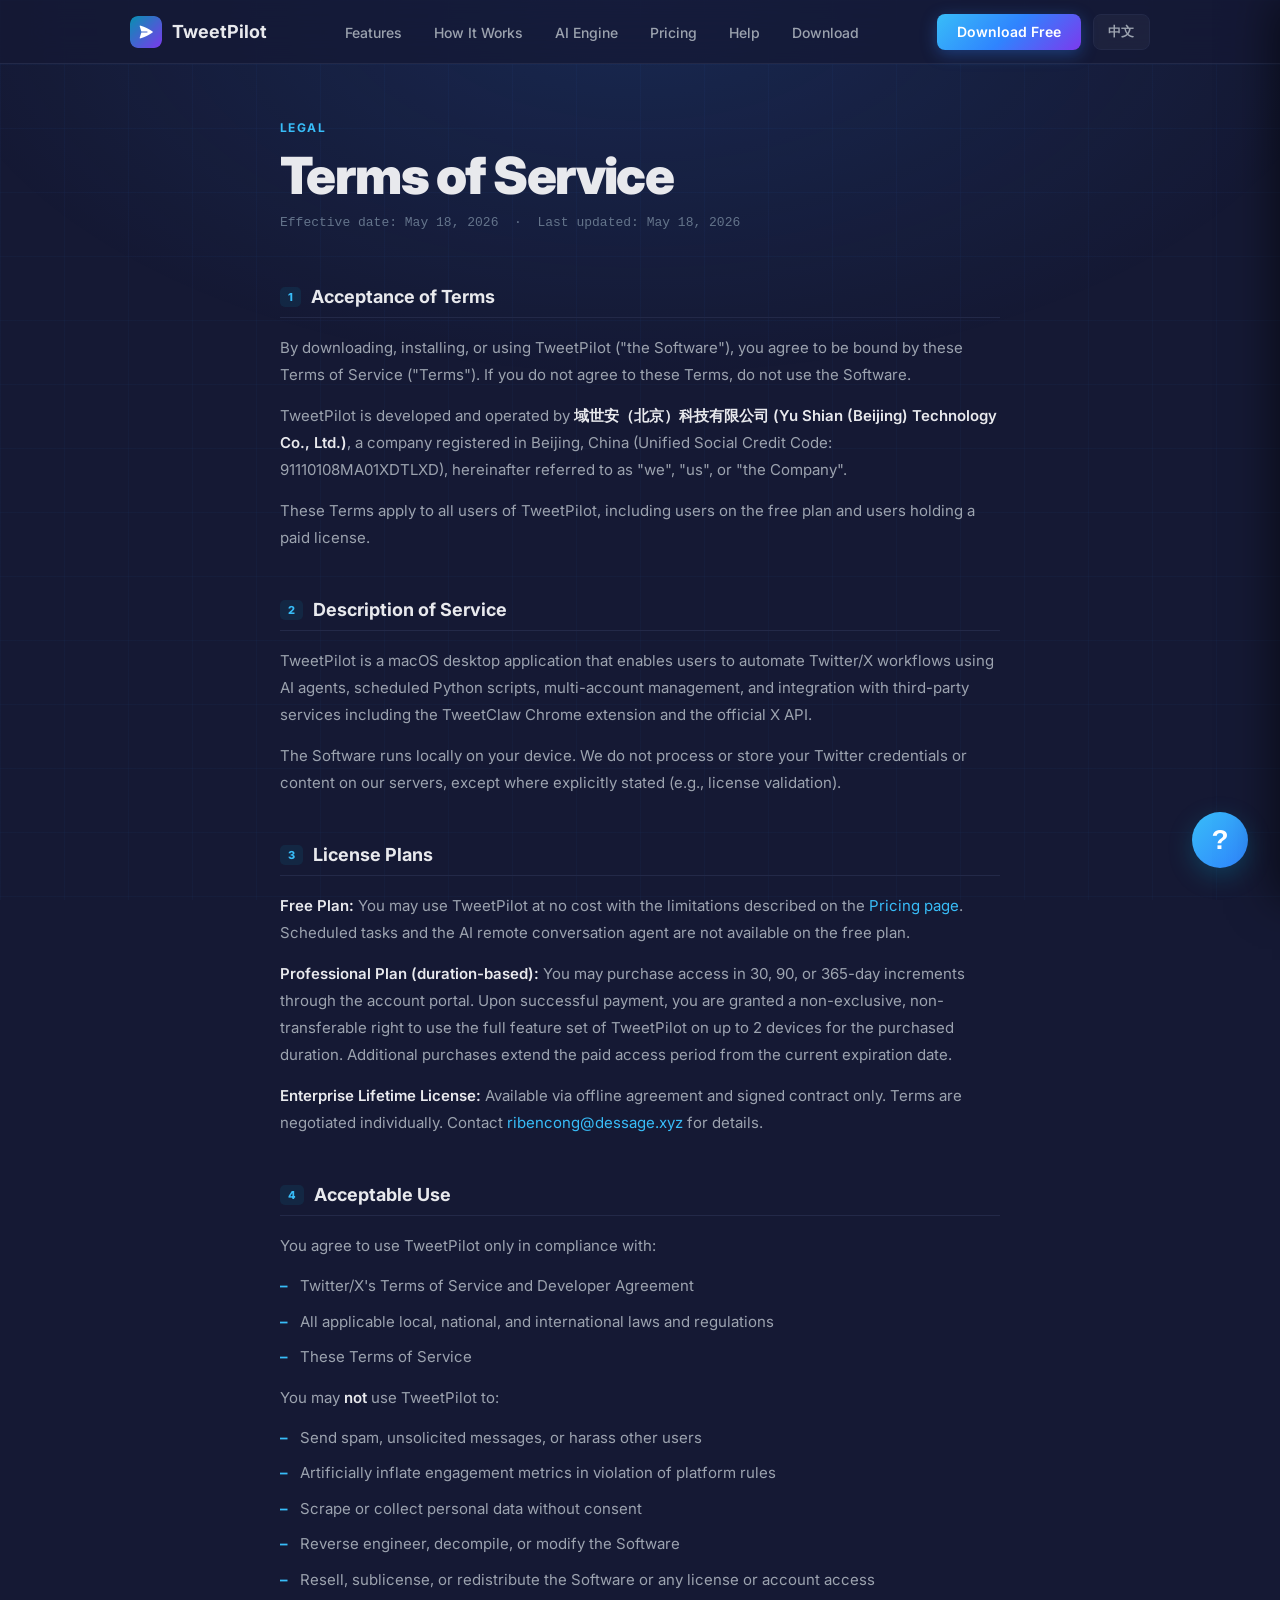
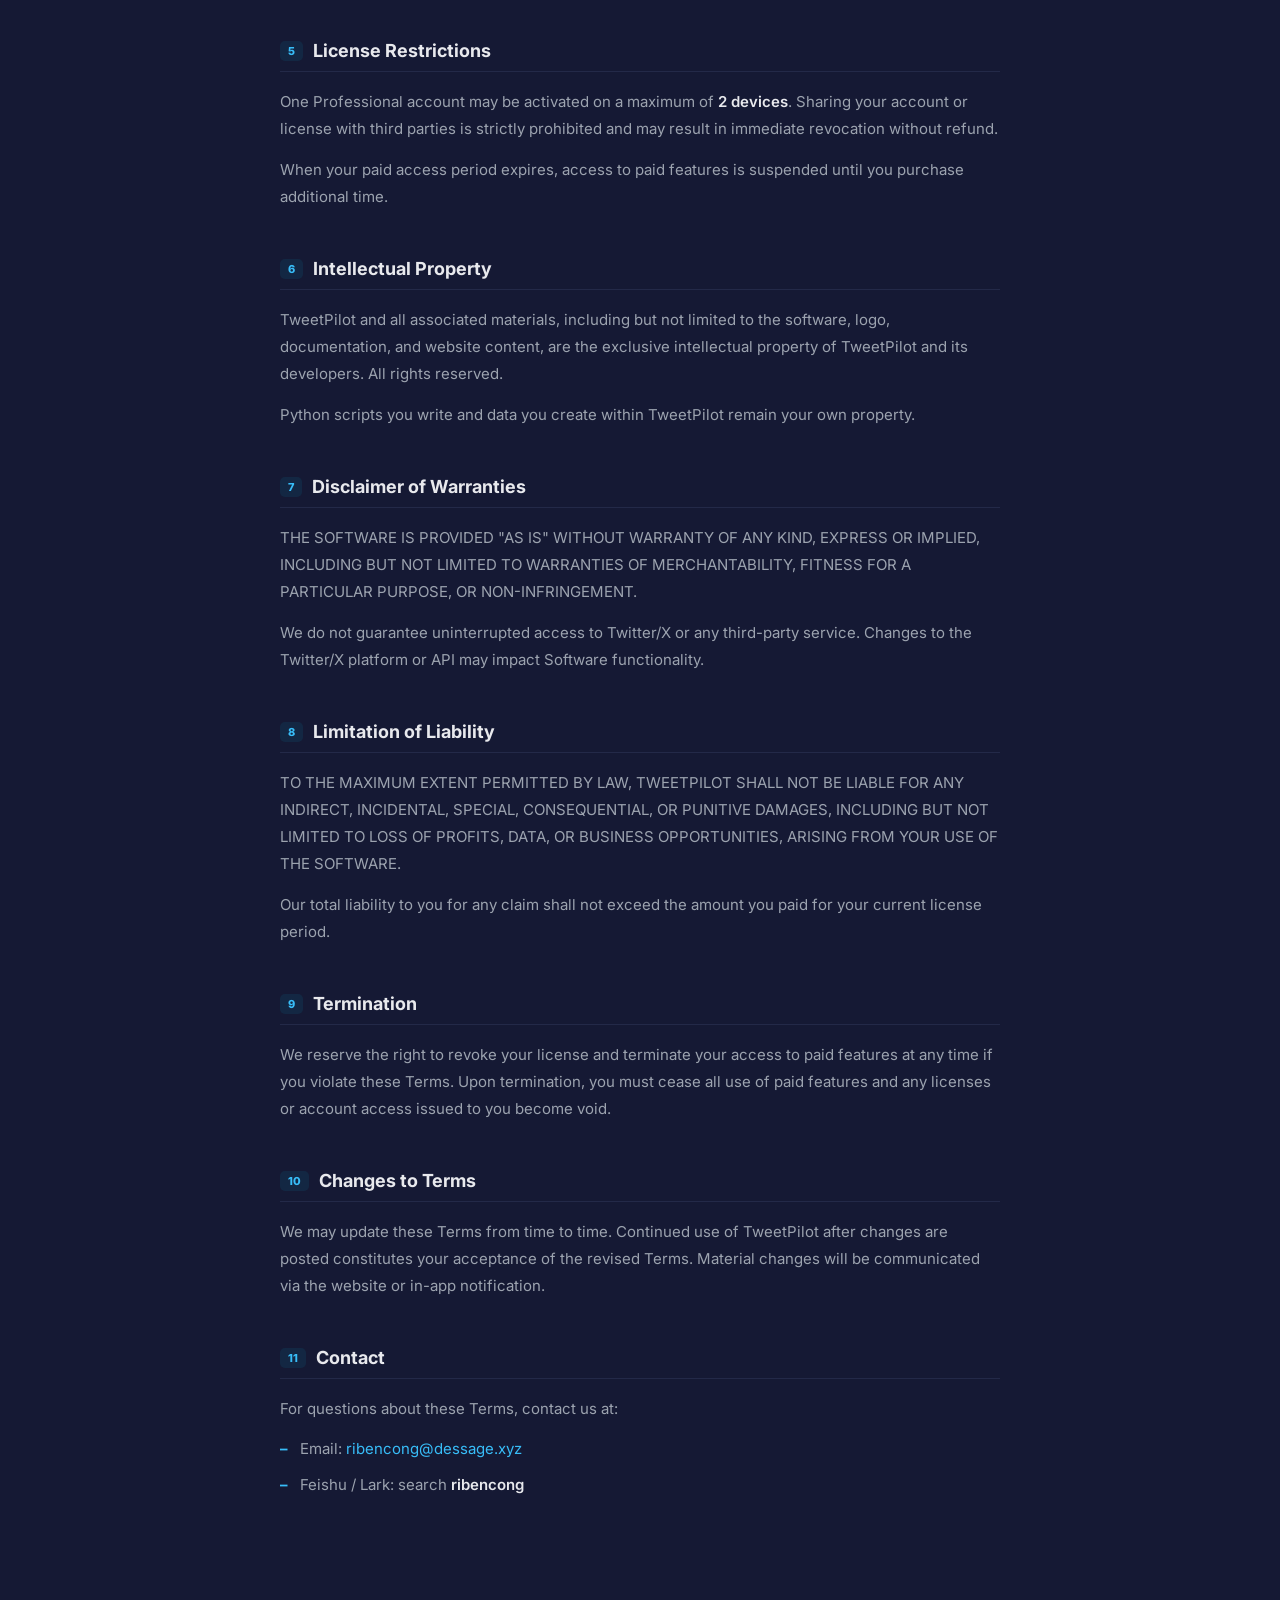
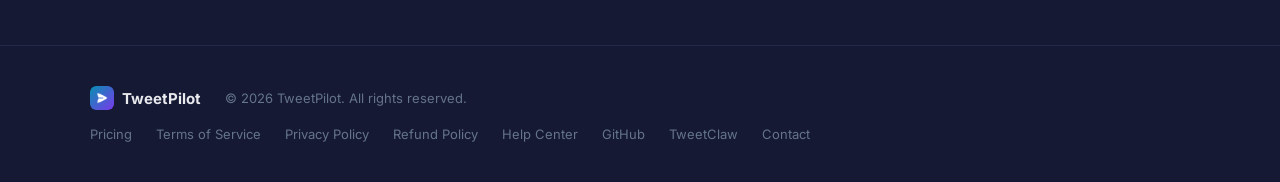
<file: terms.html>
<!DOCTYPE html>
<html lang="en">
<head>
  <meta charset="UTF-8" />
  <meta name="viewport" content="width=device-width, initial-scale=1.0" />
  <title>Terms of Service — TweetPilot</title>
  <script src="/i18n.js?v=1.3"></script>
  <script src="/help-widget.js?v=1.3"></script>
  <link rel="icon" type="image/svg+xml" href="/favicon.svg" />
  <link rel="icon" type="image/png" sizes="32x32" href="/favicon-32x32.png" />
  <link rel="icon" type="image/png" sizes="16x16" href="/favicon-16x16.png" />
  <link rel="apple-touch-icon" sizes="180x180" href="/apple-touch-icon.png" />
  <link rel="shortcut icon" href="/favicon.ico" />
  <link rel="preconnect" href="https://fonts.googleapis.com" />
  <link rel="preconnect" href="https://fonts.gstatic.com" crossorigin />
  <link href="https://fonts.googleapis.com/css2?family=Inter:wght@300;400;500;600;700;800;900&display=swap" rel="stylesheet" />
  <style>
    *, *::before, *::after { box-sizing: border-box; margin: 0; padding: 0; }
    :root {
      --color-primary: #2F84FE; --color-secondary: #38BDF8; --color-cta: #059669; --color-cta-hover: #047857;
      --color-bg: #151934; --color-bg-2: #1C2340; --color-bg-3: #191E3A;
      --color-surface: rgba(255,255,255,0.04); --color-border: #232948;
      --color-border-bright: rgba(47,132,254,0.35);
      --color-text: #E8E9ED; --color-text-muted: #9CA3AF; --color-text-dim: #64748B;
    }
    html { scroll-behavior: smooth; }
    body { font-family: 'Inter', sans-serif; background: var(--color-bg); color: var(--color-text); overflow-x: hidden; -webkit-font-smoothing: antialiased; }
    ::-webkit-scrollbar { width: 6px; } ::-webkit-scrollbar-track { background: var(--color-bg); } ::-webkit-scrollbar-thumb { background: var(--color-primary); border-radius: 3px; }
    .grid-bg { position: fixed; inset: 0; z-index: 0; pointer-events: none;
      background-image: linear-gradient(rgba(47,132,254,0.04) 1px, transparent 1px), linear-gradient(90deg, rgba(47,132,254,0.04) 1px, transparent 1px);
      background-size: 64px 64px; }
    .grid-bg::after { content: ''; position: absolute; inset: 0; background: radial-gradient(ellipse 80% 60% at 50% 0%, rgba(47,132,254,0.14) 0%, transparent 70%); }
    nav { position: fixed; top: 0; left: 0; right: 0; z-index: 100;
      height: 64px; background: rgba(21, 25, 52, 0.75); backdrop-filter: blur(20px); border-bottom: 1px solid var(--color-border); }
    .nav-inner { max-width: 1100px; margin: 0 auto; display: flex; align-items: center; justify-content: space-between; height: 100%; padding: 0 40px; }
    .nav-logo { display: flex; align-items: center; gap: 10px; font-size: 18px; font-weight: 700; color: var(--color-text); text-decoration: none; }
    .nav-links { display: flex; align-items: center; gap: 32px; list-style: none; }
    .nav-links a { color: var(--color-text-muted); text-decoration: none; font-size: 14px; font-weight: 500; transition: color 200ms; }
    .nav-links a:hover { color: var(--color-primary); }
    .nav-cta {
      display: inline-flex; align-items: center; justify-content: center;
      background: linear-gradient(135deg, #38BDF8 0%, #2F84FE 50%, #7C3AED 100%);
      color: white; font-size: 14px; font-weight: 600; padding: 0 20px; height: 36px; border-radius: 8px; text-decoration: none;
      transition: all 200ms ease; box-shadow: 0 4px 16px rgba(47, 132, 254, 0.35);
    }
    .nav-cta:hover {
      background: linear-gradient(135deg, #0284C7 0%, #1D4ED8 50%, #6D28D9 100%);
    }
    .nav-right { display: flex; align-items: center; gap: 12px; }
    .nav-lang-toggle {
      display: inline-flex; align-items: center; justify-content: center;
      background: var(--color-surface);
      color: var(--color-text-muted);
      font-size: 13px; font-weight: 700; letter-spacing: 0.05em;
      padding: 0 14px; height: 36px; border-radius: 8px;
      border: 1px solid var(--color-border);
      cursor: pointer; transition: all 200ms ease;
    }
    .nav-lang-toggle:hover { color: var(--color-primary); background: var(--color-surface-hover); }

    .page { position: relative; z-index: 1; padding: 120px 40px 100px; max-width: 800px; margin: 0 auto; }
    .page-label { font-size: 12px; font-weight: 700; letter-spacing: 0.12em; text-transform: uppercase; color: var(--color-secondary); margin-bottom: 12px; display: block; }
    .page-title { font-size: clamp(32px, 4vw, 52px); font-weight: 900; line-height: 1.1; letter-spacing: -0.03em; margin-bottom: 12px; }
    .page-date { font-size: 13px; color: var(--color-text-dim); margin-bottom: 56px; font-family: monospace; }

    .doc-section { margin-bottom: 48px; }
    .doc-section h2 { font-size: 18px; font-weight: 700; color: var(--color-text); margin-bottom: 16px; padding-bottom: 10px; border-bottom: 1px solid var(--color-border); display: flex; align-items: center; gap: 10px; }
    .doc-section h2::before { content: attr(data-n); font-size: 11px; font-weight: 800; color: var(--color-secondary); background: rgba(8,145,178,0.12); border-radius: 5px; padding: 3px 8px; }
    .doc-section p { font-size: 15px; color: var(--color-text-muted); line-height: 1.8; margin-bottom: 14px; }
    .doc-section p:last-child { margin-bottom: 0; }
    .doc-section ul { list-style: none; display: flex; flex-direction: column; gap: 10px; margin: 14px 0; }
    .doc-section ul li { font-size: 15px; color: var(--color-text-muted); line-height: 1.7; padding-left: 20px; position: relative; }
    .doc-section ul li::before { content: '–'; position: absolute; left: 0; color: var(--color-secondary); font-weight: 700; }
    .doc-section a { color: var(--color-secondary); text-decoration: none; }
    .doc-section a:hover { text-decoration: underline; }
    strong { color: var(--color-text); font-weight: 600; }

    footer { border-top: 1px solid var(--color-border); padding: 40px; position: relative; z-index: 1; }
    .footer-inner { max-width: 1100px; margin: 0 auto; display: flex; align-items: center; justify-content: space-between; flex-wrap: wrap; gap: 16px; }
    .footer-logo { display: flex; align-items: center; gap: 8px; text-decoration: none; color: var(--color-text); font-weight: 700; font-size: 15px; }
    .footer-copy { font-size: 13px; color: var(--color-text-dim); margin-left: 8px; }
    .footer-links { display: flex; gap: 24px; flex-wrap: wrap; }
    .footer-links a { font-size: 13px; color: var(--color-text-dim); text-decoration: none; transition: color 200ms; }
    .footer-links a:hover { color: var(--color-primary); }
    @media (max-width: 768px) {
      nav { padding: 0 20px; } .nav-links { display: none; }
      .page { padding: 100px 20px 60px; }
      footer { padding: 32px 20px; } .footer-inner { flex-direction: column; align-items: flex-start; }
    }
    @media (prefers-reduced-motion: reduce) { *, *::before, *::after { animation-duration: 0.01ms !important; transition-duration: 0.01ms !important; } }
  </style>
</head>
<body>
<div class="grid-bg"></div>
<nav>
 <div class="nav-inner">
  <a class="nav-logo" href="/">
    <img src="logo.png" width="32" height="32" alt="TweetPilot" style="border-radius:8px;" />
    TweetPilot
  </a>
  <ul class="nav-links">
    <li><a href="/#features" data-i18n="nav.features">Features</a></li>
    <li><a href="/#how-it-works" data-i18n="nav.how_it_works">How It Works</a></li>
    <li><a href="/#ai" data-i18n="nav.ai_engine">AI Engine</a></li>
    <li><a href="/pricing.html" data-i18n="nav.pricing">Pricing</a></li>
    <li><a href="/help.html" data-i18n="nav.help">Help</a></li>
    <li><a href="/#download" data-i18n="nav.download">Download</a></li>
  </ul>
  <div class="nav-right">
    <a class="nav-cta" href="/#download" data-i18n="nav.download_free">Download Free</a>
    <button id="lang-toggle" class="nav-lang-toggle" onclick="toggleLang()" type="button">中文</button>
  </div>
 </div>
</nav>

<div class="page">
  <span class="page-label">Legal</span>
  <h1 class="page-title">Terms of Service</h1>
  <div class="page-date">Effective date: May 18, 2026 &nbsp;·&nbsp; Last updated: May 18, 2026</div>

  <div class="doc-section">
    <h2 data-n="1">Acceptance of Terms</h2>
    <p>By downloading, installing, or using TweetPilot ("the Software"), you agree to be bound by these Terms of Service ("Terms"). If you do not agree to these Terms, do not use the Software.</p>
    <p>TweetPilot is developed and operated by <strong>域世安（北京）科技有限公司 (Yu Shian (Beijing) Technology Co., Ltd.)</strong>, a company registered in Beijing, China (Unified Social Credit Code: 91110108MA01XDTLXD), hereinafter referred to as "we", "us", or "the Company".</p>
    <p>These Terms apply to all users of TweetPilot, including users on the free plan and users holding a paid license.</p>
  </div>

  <div class="doc-section">
    <h2 data-n="2">Description of Service</h2>
    <p>TweetPilot is a macOS desktop application that enables users to automate Twitter/X workflows using AI agents, scheduled Python scripts, multi-account management, and integration with third-party services including the TweetClaw Chrome extension and the official X API.</p>
    <p>The Software runs locally on your device. We do not process or store your Twitter credentials or content on our servers, except where explicitly stated (e.g., license validation).</p>
  </div>

  <div class="doc-section">
    <h2 data-n="3">License Plans</h2>
    <p><strong>Free Plan:</strong> You may use TweetPilot at no cost with the limitations described on the <a href="/pricing.html">Pricing page</a>. Scheduled tasks and the AI remote conversation agent are not available on the free plan.</p>
    <p><strong>Professional Plan (duration-based):</strong> You may purchase access in 30, 90, or 365-day increments through the account portal. Upon successful payment, you are granted a non-exclusive, non-transferable right to use the full feature set of TweetPilot on up to 2 devices for the purchased duration. Additional purchases extend the paid access period from the current expiration date.</p>
    <p><strong>Enterprise Lifetime License:</strong> Available via offline agreement and signed contract only. Terms are negotiated individually. Contact <a href="mailto:ribencong@dessage.xyz">ribencong@dessage.xyz</a> for details.</p>
  </div>

  <div class="doc-section">
    <h2 data-n="4">Acceptable Use</h2>
    <p>You agree to use TweetPilot only in compliance with:</p>
    <ul>
      <li>Twitter/X's Terms of Service and Developer Agreement</li>
      <li>All applicable local, national, and international laws and regulations</li>
      <li>These Terms of Service</li>
    </ul>
    <p>You may <strong>not</strong> use TweetPilot to:</p>
    <ul>
      <li>Send spam, unsolicited messages, or harass other users</li>
      <li>Artificially inflate engagement metrics in violation of platform rules</li>
      <li>Scrape or collect personal data without consent</li>
      <li>Reverse engineer, decompile, or modify the Software</li>
      <li>Resell, sublicense, or redistribute the Software or any license or account access</li>
    </ul>
  </div>

  <div class="doc-section">
    <h2 data-n="5">License Restrictions</h2>
    <p>One Professional account may be activated on a maximum of <strong>2 devices</strong>. Sharing your account or license with third parties is strictly prohibited and may result in immediate revocation without refund.</p>
    <p>When your paid access period expires, access to paid features is suspended until you purchase additional time.</p>
  </div>

  <div class="doc-section">
    <h2 data-n="6">Intellectual Property</h2>
    <p>TweetPilot and all associated materials, including but not limited to the software, logo, documentation, and website content, are the exclusive intellectual property of TweetPilot and its developers. All rights reserved.</p>
    <p>Python scripts you write and data you create within TweetPilot remain your own property.</p>
  </div>

  <div class="doc-section">
    <h2 data-n="7">Disclaimer of Warranties</h2>
    <p>THE SOFTWARE IS PROVIDED "AS IS" WITHOUT WARRANTY OF ANY KIND, EXPRESS OR IMPLIED, INCLUDING BUT NOT LIMITED TO WARRANTIES OF MERCHANTABILITY, FITNESS FOR A PARTICULAR PURPOSE, OR NON-INFRINGEMENT.</p>
    <p>We do not guarantee uninterrupted access to Twitter/X or any third-party service. Changes to the Twitter/X platform or API may impact Software functionality.</p>
  </div>

  <div class="doc-section">
    <h2 data-n="8">Limitation of Liability</h2>
    <p>TO THE MAXIMUM EXTENT PERMITTED BY LAW, TWEETPILOT SHALL NOT BE LIABLE FOR ANY INDIRECT, INCIDENTAL, SPECIAL, CONSEQUENTIAL, OR PUNITIVE DAMAGES, INCLUDING BUT NOT LIMITED TO LOSS OF PROFITS, DATA, OR BUSINESS OPPORTUNITIES, ARISING FROM YOUR USE OF THE SOFTWARE.</p>
    <p>Our total liability to you for any claim shall not exceed the amount you paid for your current license period.</p>
  </div>

  <div class="doc-section">
    <h2 data-n="9">Termination</h2>
    <p>We reserve the right to revoke your license and terminate your access to paid features at any time if you violate these Terms. Upon termination, you must cease all use of paid features and any licenses or account access issued to you become void.</p>
  </div>

  <div class="doc-section">
    <h2 data-n="10">Changes to Terms</h2>
    <p>We may update these Terms from time to time. Continued use of TweetPilot after changes are posted constitutes your acceptance of the revised Terms. Material changes will be communicated via the website or in-app notification.</p>
  </div>

  <div class="doc-section">
    <h2 data-n="11">Contact</h2>
    <p>For questions about these Terms, contact us at:</p>
    <ul>
      <li>Email: <a href="mailto:ribencong@dessage.xyz">ribencong@dessage.xyz</a></li>
      <li>Feishu / Lark: search <strong>ribencong</strong></li>
    </ul>
  </div>
</div>

<footer>
  <div class="footer-inner">
    <div style="display:flex;align-items:center;gap:16px;flex-wrap:wrap;">
      <a class="footer-logo" href="/"><img src="logo.png" width="24" height="24" alt="TweetPilot" style="border-radius:6px;" /> TweetPilot</a>
      <span class="footer-copy" data-i18n="footer.copyright">© 2026 TweetPilot. All rights reserved.</span>
    </div>
    <div class="footer-links">
      <a href="/pricing.html" data-i18n="nav.pricing">Pricing</a>
      <a href="/terms.html" data-i18n="footer.terms">Terms of Service</a>
      <a href="/privacy.html" data-i18n="footer.privacy">Privacy Policy</a>
      <a href="/refund.html" data-i18n="footer.refund">Refund Policy</a>
      <a href="/help.html" data-i18n="footer.help">Help Center</a>
      <a href="https://github.com/tweetpilot" target="_blank" rel="noopener">GitHub</a>
      <a href="https://chromewebstore.google.com/detail/tweetclaw/nolgcgfoebklpejfgebinnakamjamkna" target="_blank" rel="noopener">TweetClaw</a>
      <a href="mailto:ribencong@dessage.xyz" data-i18n="footer.contact">Contact</a>
    </div>
  </div>
</footer>
</body>
</html>
</file>
